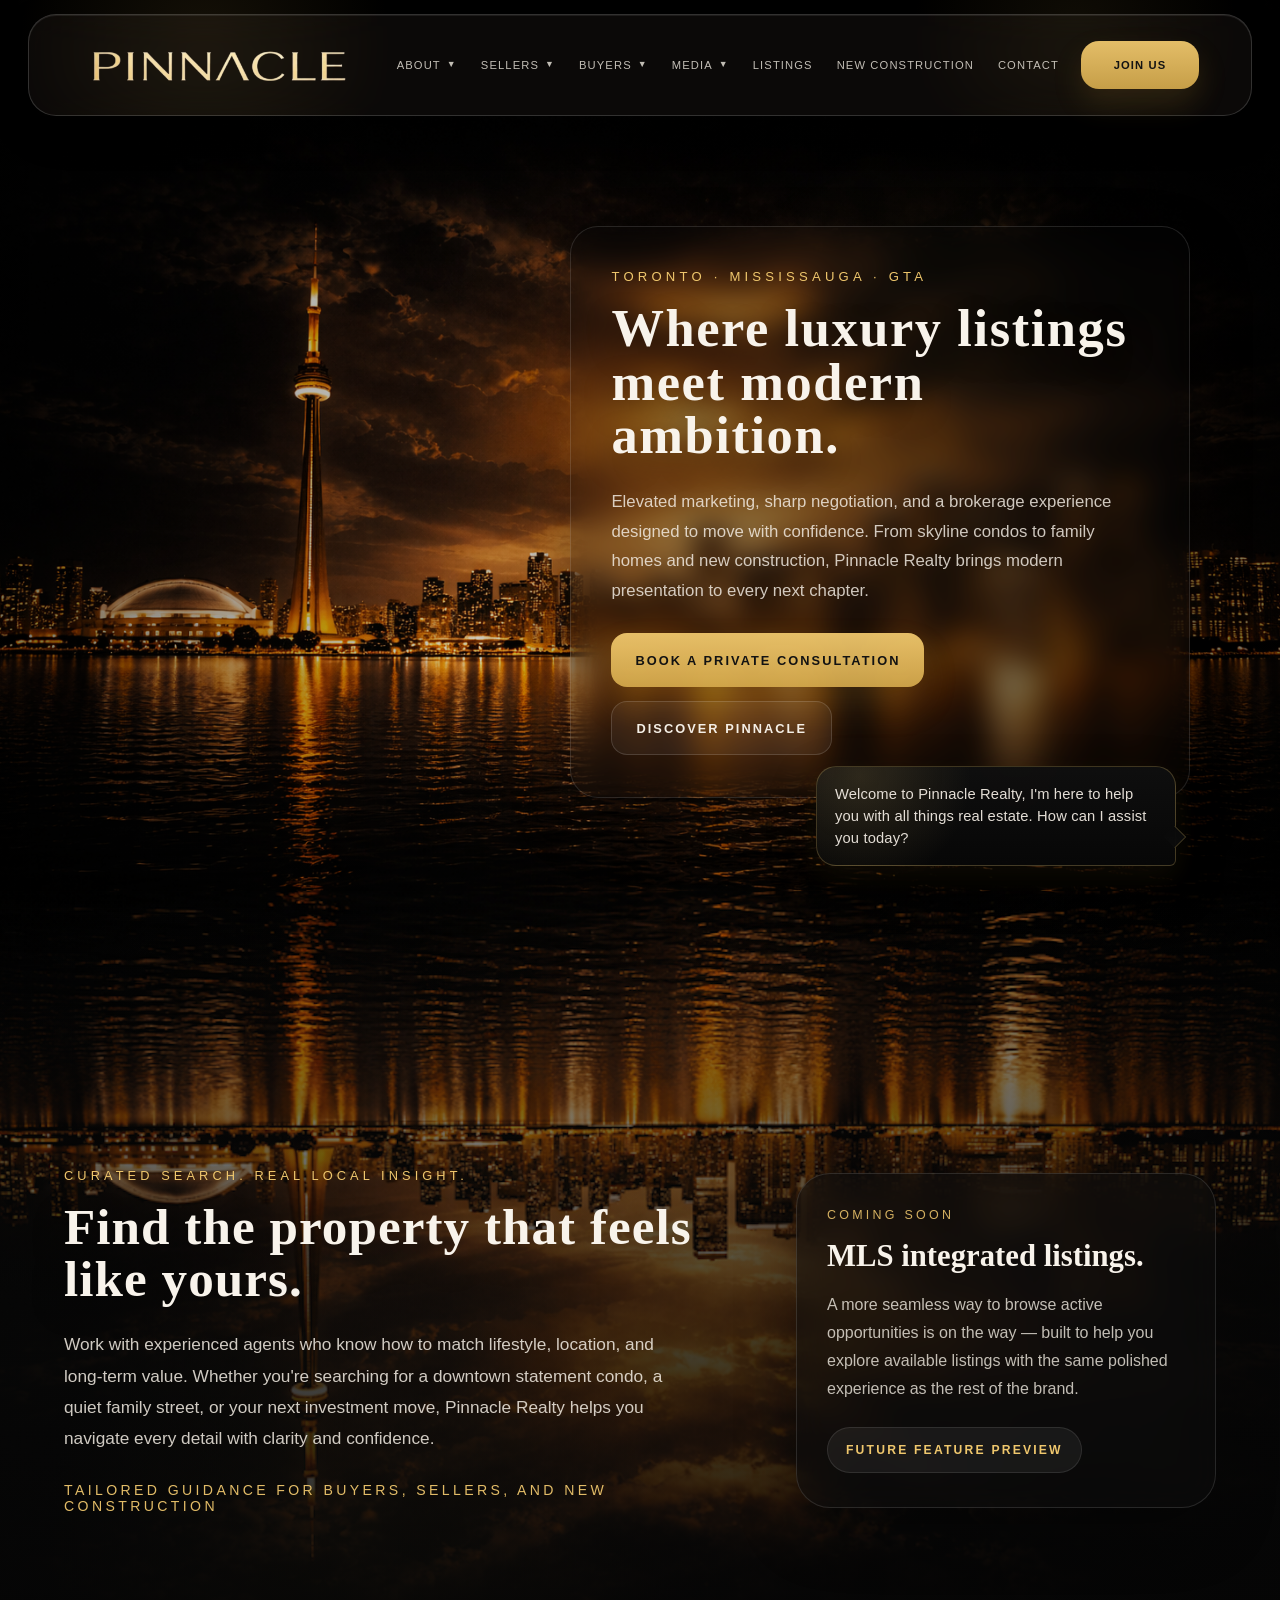
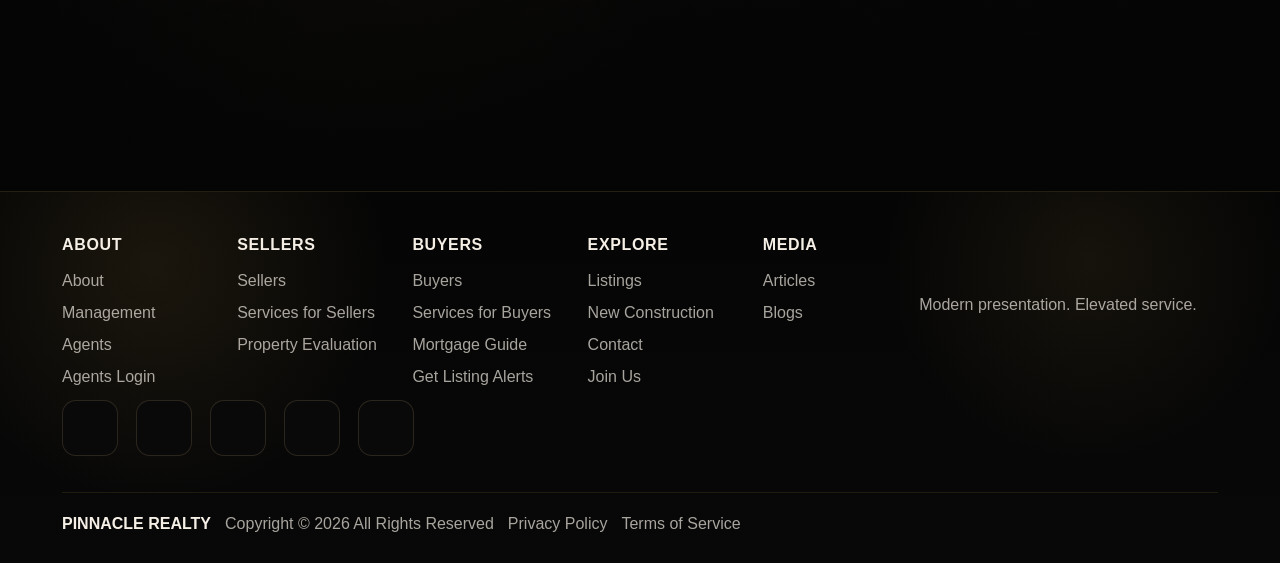
<file: index.html>
<!DOCTYPE html>
<html lang="en">
<head>
  <link rel="icon" href="/pinnacle-favicon.ico" sizes="any">
  <link rel="icon" type="image/png" href="/pinnacle-favicon-32x32.png">
  <link rel="apple-touch-icon" href="/pinnacle-apple-touch-icon.png">
  <meta charset="UTF-8" />
  <meta name="viewport" content="width=device-width, initial-scale=1.0" />
  <title>Pinnacle Realty | Pinnacle Realty</title>
  <link rel="stylesheet" href="styles.css" />
  <link rel="preload" as="image" href="assets/images/loading.png">
  <link rel="preload" as="image" href="assets/images/mobile-loading.png">
  <style>
    body.home-loading-active {
      overflow: hidden;
    }

    .home-loading-screen {
      position: fixed;
      inset: 0;
      z-index: 99999;
      background: #050505;
      display: flex;
      align-items: center;
      justify-content: center;
      opacity: 1;
      visibility: visible;
      pointer-events: auto;
      transition: opacity 0.45s ease, visibility 0.45s ease;
    }

    .home-loading-screen.is-hidden {
      opacity: 0;
      visibility: hidden;
      pointer-events: none;
    }

    .home-loading-screen picture,
    .home-loading-screen img {
      width: 100%;
      height: 100%;
      display: block;
    }

    .home-loading-screen img {
      object-fit: cover;
    }

    .home-loading-fade {
      position: absolute;
      inset: 0;
      background:
        radial-gradient(circle at 50% 18%, rgba(214, 171, 77, 0.12), transparent 28%),
        linear-gradient(180deg, rgba(0, 0, 0, 0.08), rgba(0, 0, 0, 0.28));
      pointer-events: none;
    }
    .hero-section {
      min-height: 100vh;
      background: url('assets/images/hero.webp') center/cover no-repeat;
      position: relative;
      margin-top: -140px;
      padding-top: 140px;
      display: flex;
      align-items: center;
      justify-content: flex-end;
      overflow: hidden;
    }

    .hero-overlay {
      position: absolute;
      inset: 0;
      background:
        linear-gradient(90deg, rgba(0, 0, 0, 0.52) 0%, rgba(0, 0, 0, 0.18) 36%, rgba(0, 0, 0, 0.54) 100%),
        radial-gradient(circle at 72% 45%, rgba(214, 171, 77, 0.12), transparent 24%);
    }

    .hero-content {
      position: relative;
      z-index: 2;
      width: min(100%, 620px);
      margin: 0 7vw 0 auto;
      padding: 42px 40px;
      border-radius: 28px;
      background: rgba(10, 10, 10, 0.24);
      backdrop-filter: blur(14px);
      -webkit-backdrop-filter: blur(14px);
      border: 1px solid rgba(255, 255, 255, 0.12);
      box-shadow: 0 24px 60px rgba(0, 0, 0, 0.28);
      color: #f5efe6;
    }

    .hero-kicker {
      margin: 0 0 18px;
      font-size: 0.82rem;
      letter-spacing: 0.32em;
      text-transform: uppercase;
      color: #efc76d;
      opacity: 0;
      transform: translateY(14px);
      animation: heroFadeUp 0.8s ease 0.15s forwards;
    }

    .hero-title {
      margin: 0;
      font-family: Georgia, 'Times New Roman', serif;
      font-size: clamp(2.15rem, 4.1vw, 4.4rem);
      line-height: 1.02;
      letter-spacing: 0.03em;
      color: #f8f3eb;
      min-height: 2.2em;
      text-shadow: 0 10px 30px rgba(0, 0, 0, 0.35);
    }

    .typed-text {
      border-right: 2px solid rgba(239, 199, 109, 0.9);
      padding-right: 0.08em;
      white-space: pre-wrap;
      animation: heroCaret 0.9s steps(1) infinite;
    }

    .typed-text.done {
      border-right-color: transparent;
      animation: none;
    }

    .hero-subtitle {
      margin: 24px 0 0;
      max-width: 520px;
      font-size: 1.05rem;
      line-height: 1.75;
      color: rgba(245, 239, 230, 0.82);
      opacity: 0;
      transform: translateY(18px);
      animation: heroFadeUp 0.9s ease 1.45s forwards;
    }

    .hero-actions {
      display: flex;
      flex-wrap: wrap;
      gap: 14px;
      margin-top: 28px;
      opacity: 0;
      transform: translateY(18px);
      animation: heroFadeUp 0.9s ease 1.7s forwards;
    }

    .hero-btn {
      display: inline-flex;
      align-items: center;
      justify-content: center;
      min-height: 54px;
      padding: 0 24px;
      border-radius: 16px;
      font-size: 0.8rem;
      font-weight: 700;
      letter-spacing: 0.16em;
      text-transform: uppercase;
      transition: transform 0.25s ease, box-shadow 0.25s ease, background 0.25s ease, color 0.25s ease;
    }

    .hero-btn-primary {
      background: linear-gradient(180deg, rgba(239, 199, 109, 0.95), rgba(214, 171, 77, 0.92));
      color: #121212;
      box-shadow: 0 18px 34px rgba(201, 152, 52, 0.18);
    }

    .hero-btn-primary:hover {
      transform: translateY(-2px);
      box-shadow: 0 22px 38px rgba(201, 152, 52, 0.24);
    }

    .hero-btn-secondary {
      background: rgba(255, 255, 255, 0.05);
      border: 1px solid rgba(255, 255, 255, 0.14);
      color: #f5efe6;
    }

    .hero-btn-secondary:hover {
      transform: translateY(-2px);
      background: rgba(255, 255, 255, 0.08);
    }

    @keyframes heroFadeUp {
      from {
        opacity: 0;
        transform: translateY(18px);
      }
      to {
        opacity: 1;
        transform: translateY(0);
      }
    }

    @keyframes heroCaret {
      0%, 49% {
        border-right-color: rgba(239, 199, 109, 0.9);
      }
      50%, 100% {
        border-right-color: transparent;
      }
    }

    @media (max-width: 980px) {
      .hero-section {
        justify-content: center;
        padding-top: 120px;
      }

      .hero-content {
        margin: 0 auto;
        width: min(100%, calc(100% - 28px));
        padding: 34px 24px;
        text-align: center;
      }

      .hero-subtitle {
        margin-left: auto;
        margin-right: auto;
      }

      .hero-actions {
        justify-content: center;
      }

      .second-content {
        grid-template-columns: 1fr;
        gap: 28px;
        padding: 0 20px;
      }

      .second-copy {
        max-width: 100%;
        text-align: center;
        transform: translateY(42px);
      }

      .second-card {
        justify-self: center;
        width: min(100%, 540px);
        transform: translateY(42px);
      }

      .second-section.in-view .second-copy,
      .second-section.in-view .second-card {
        transform: translateY(0);
      }

      .second-text {
        margin-left: auto;
        margin-right: auto;
      }
    }

    @media (max-width: 640px) {
      .hero-section {
        min-height: calc(100vh - 20px);
        padding-top: 104px;
        align-items: flex-end;
        padding-bottom: 34px;
      }

      .hero-content {
        width: min(100%, calc(100% - 20px));
        padding: 26px 18px;
        border-radius: 22px;
      }

      .hero-kicker {
        font-size: 0.72rem;
        letter-spacing: 0.24em;
      }

      .hero-subtitle {
        font-size: 0.96rem;
        line-height: 1.65;
      }

      .hero-actions {
        flex-direction: column;
      }

      .hero-btn {
        width: 100%;
      }

      .second-section {
        min-height: auto;
        padding: 88px 0;
      }

      .second-content {
        display: flex !important;
        flex-direction: column !important;
        align-items: center !important;
        justify-content: center !important;
        grid-template-columns: 1fr !important;
        padding: 0 14px;
        gap: 22px;
      }

      .second-kicker {
        font-size: 0.72rem;
        letter-spacing: 0.22em;
      }

      .second-copy {
        max-width: 100%;
        text-align: center;
        transform: translateY(42px);
        width: 100%;
        order: 1;
        flex: 0 0 auto;
      }

      .second-text {
        font-size: 0.98rem;
        line-height: 1.7;
      }

      .second-card {
        padding: 26px 20px;
        border-radius: 24px;
        width: 100% !important;
        max-width: 420px;
        margin: 0 auto;
        order: 2;
        flex: 0 0 auto;
        justify-self: center !important;
      }
      .second-section.in-view .second-copy,
      .second-section.in-view .second-card {
        transform: translateY(0) !important;
      }

      .second-card-title {
        font-size: 1.75rem;
      }

      .second-card-text {
        font-size: 0.96rem;
      }
    }
    .second-section {
      min-height: 100vh;
      background: url('assets/images/hero2.webp') center/cover no-repeat;
      position: relative;
      display: flex;
      align-items: center;
      overflow: hidden;
      margin-top: -1px;
    }

    .second-overlay {
      position: absolute;
      inset: 0;
      background:
        linear-gradient(
          180deg,
          rgba(5, 5, 5, 0) 0%,
          rgba(5, 5, 5, 0.16) 6%,
          rgba(8, 8, 8, 0.46) 24%,
          rgba(8, 8, 8, 0.72) 52%,
          rgba(5, 5, 5, 0.90) 100%
        ),
        radial-gradient(circle at 28% 72%, rgba(214, 171, 77, 0.10), transparent 28%),
        linear-gradient(90deg, rgba(0, 0, 0, 0.24) 0%, rgba(0, 0, 0, 0.10) 42%, rgba(0, 0, 0, 0.34) 100%);
      pointer-events: none;
    }

    .second-content {
      position: relative;
      z-index: 2;
      width: min(100%, 1320px);
      margin: 0 auto;
      padding: 0 5vw;
      display: grid;
      grid-template-columns: minmax(0, 1.1fr) minmax(320px, 440px);
      gap: 48px;
      align-items: center;
    }

    .second-copy,
    .second-card {
      opacity: 0;
      transition: opacity 0.85s ease, transform 0.85s ease;
      will-change: transform, opacity;
    }

    .second-copy {
      transform: translateX(-72px);
      max-width: 700px;
    }

    .second-card {
      transform: translateX(72px);
      justify-self: end;
      width: min(100%, 420px);
      padding: 34px 30px;
      border-radius: 34px;
      background: rgba(14, 14, 14, 0.54);
      backdrop-filter: blur(16px);
      -webkit-backdrop-filter: blur(16px);
      border: 1px solid rgba(255, 255, 255, 0.12);
      box-shadow: 0 24px 60px rgba(0, 0, 0, 0.28);
    }

    .second-section.in-view .second-copy,
    .second-section.in-view .second-card {
      opacity: 1;
      transform: translateX(0);
    }

    .second-kicker {
      margin: 0 0 18px;
      font-size: 0.8rem;
      letter-spacing: 0.32em;
      text-transform: uppercase;
      color: #efc76d;
    }

    .second-title {
      margin: 0;
      font-family: Georgia, 'Times New Roman', serif;
      font-size: clamp(2.5rem, 4vw, 4.9rem);
      line-height: 1.02;
      letter-spacing: 0.02em;
      color: #f8f3eb;
      text-shadow: 0 10px 34px rgba(0, 0, 0, 0.34);
    }

    .second-text {
      margin: 24px 0 0;
      max-width: 620px;
      font-size: 1.08rem;
      line-height: 1.8;
      color: rgba(245, 239, 230, 0.84);
    }

    .second-highlight {
      display: inline-block;
      margin-top: 28px;
      font-size: 0.88rem;
      letter-spacing: 0.24em;
      text-transform: uppercase;
      color: rgba(239, 199, 109, 0.94);
    }

    .second-card-label {
      margin: 0;
      font-size: 0.78rem;
      letter-spacing: 0.26em;
      text-transform: uppercase;
      color: rgba(239, 199, 109, 0.88);
    }

    .second-card-title {
      margin: 18px 0 0;
      font-family: Georgia, 'Times New Roman', serif;
      font-size: clamp(1.8rem, 2.4vw, 2.8rem);
      line-height: 1.08;
      color: #f8f3eb;
    }

    .second-card-text {
      margin: 18px 0 0;
      font-size: 1rem;
      line-height: 1.75;
      color: rgba(245, 239, 230, 0.78);
    }

    .second-card-badge {
      display: inline-flex;
      align-items: center;
      justify-content: center;
      min-height: 46px;
      margin-top: 24px;
      padding: 0 18px;
      border-radius: 999px;
      background: rgba(255, 255, 255, 0.06);
      border: 1px solid rgba(255, 255, 255, 0.10);
      color: #efc76d;
      font-size: 0.76rem;
      font-weight: 700;
      letter-spacing: 0.18em;
      text-transform: uppercase;
    }
  </style>
</head>
<body data-page="home" data-title="Pinnacle Realty">
  <script>
    document.body.classList.add('home-loading-active');
  </script>

  <div class="home-loading-screen" id="homeLoadingScreen" aria-hidden="true">
    <picture>
      <source media="(max-width: 768px)" srcset="assets/images/mobile-loading.png">
      <img src="assets/images/loading.png" alt="">
    </picture>
    <div class="home-loading-fade"></div>
  </div>
  <div id="site-header"></div>

  <main class="blank-main" aria-label="Pinnacle Realty page">
    <section class="hero-section">
      <div class="hero-overlay"></div>
      <div class="hero-content">
        <p class="hero-kicker">Toronto · Mississauga · GTA</p>
        <h1 class="hero-title"><span class="typed-text" id="typedHeroText"></span></h1>
        <p class="hero-subtitle">Elevated marketing, sharp negotiation, and a brokerage experience designed to move with confidence. From skyline condos to family homes and new construction, Pinnacle Realty brings modern presentation to every next chapter.</p>
        <div class="hero-actions">
          <a href="contact.html" class="hero-btn hero-btn-primary">Book a Private Consultation</a>
          <a href="about.html" class="hero-btn hero-btn-secondary">Discover Pinnacle</a>
        </div>
      </div>
    </section>
    <section class="second-section" id="discover">
      <div class="second-overlay"></div>
      <div class="second-content">
        <div class="second-copy">
          <p class="second-kicker">Curated search. Real local insight.</p>
          <h2 class="second-title">Find the property that feels like yours.</h2>
          <p class="second-text">Work with experienced agents who know how to match lifestyle, location, and long-term value. Whether you're searching for a downtown statement condo, a quiet family street, or your next investment move, Pinnacle Realty helps you navigate every detail with clarity and confidence.</p>
          <span class="second-highlight">Tailored guidance for buyers, sellers, and new construction</span>
        </div>

        <aside class="second-card" aria-label="Upcoming listings feature">
          <p class="second-card-label">Coming Soon</p>
          <h3 class="second-card-title">MLS integrated listings.</h3>
          <p class="second-card-text">A more seamless way to browse active opportunities is on the way — built to help you explore available listings with the same polished experience as the rest of the brand.</p>
          <span class="second-card-badge">Future feature preview</span>
        </aside>
      </div>
    </section>
  </main>

  <div id="site-footer"></div>
  <script src="script.js"></script>
  <script>
    window.addEventListener('load', () => {
      const loadingScreen = document.getElementById('homeLoadingScreen');

      window.setTimeout(() => {
        loadingScreen?.classList.add('is-hidden');
        document.body.classList.remove('home-loading-active');

        window.setTimeout(() => {
          loadingScreen?.remove();
        }, 500);
      }, 350);
    });
  </script>
  <script>
    (function () {
      const typedTarget = document.getElementById('typedHeroText');
      if (typedTarget) {
        const message = 'Where luxury listings meet modern ambition.';
        let index = 0;

        const typeNext = () => {
          typedTarget.textContent = message.slice(0, index);
          index += 1;

          if (index <= message.length) {
            const nextDelay = message.charAt(index - 1) === ' ' ? 40 : 32;
            window.setTimeout(typeNext, nextDelay);
          } else {
            typedTarget.classList.add('done');
          }
        };

        window.setTimeout(typeNext, 450);
      }

      const secondSection = document.querySelector('.second-section');
      if (!secondSection) return;

      const observer = new IntersectionObserver((entries) => {
        entries.forEach((entry) => {
          if (entry.isIntersecting) {
            secondSection.classList.add('in-view');
            observer.unobserve(secondSection);
          }
        });
      }, {
        threshold: 0.22
      });

      observer.observe(secondSection);
    })();
  </script>
</body>
</html>
</file>
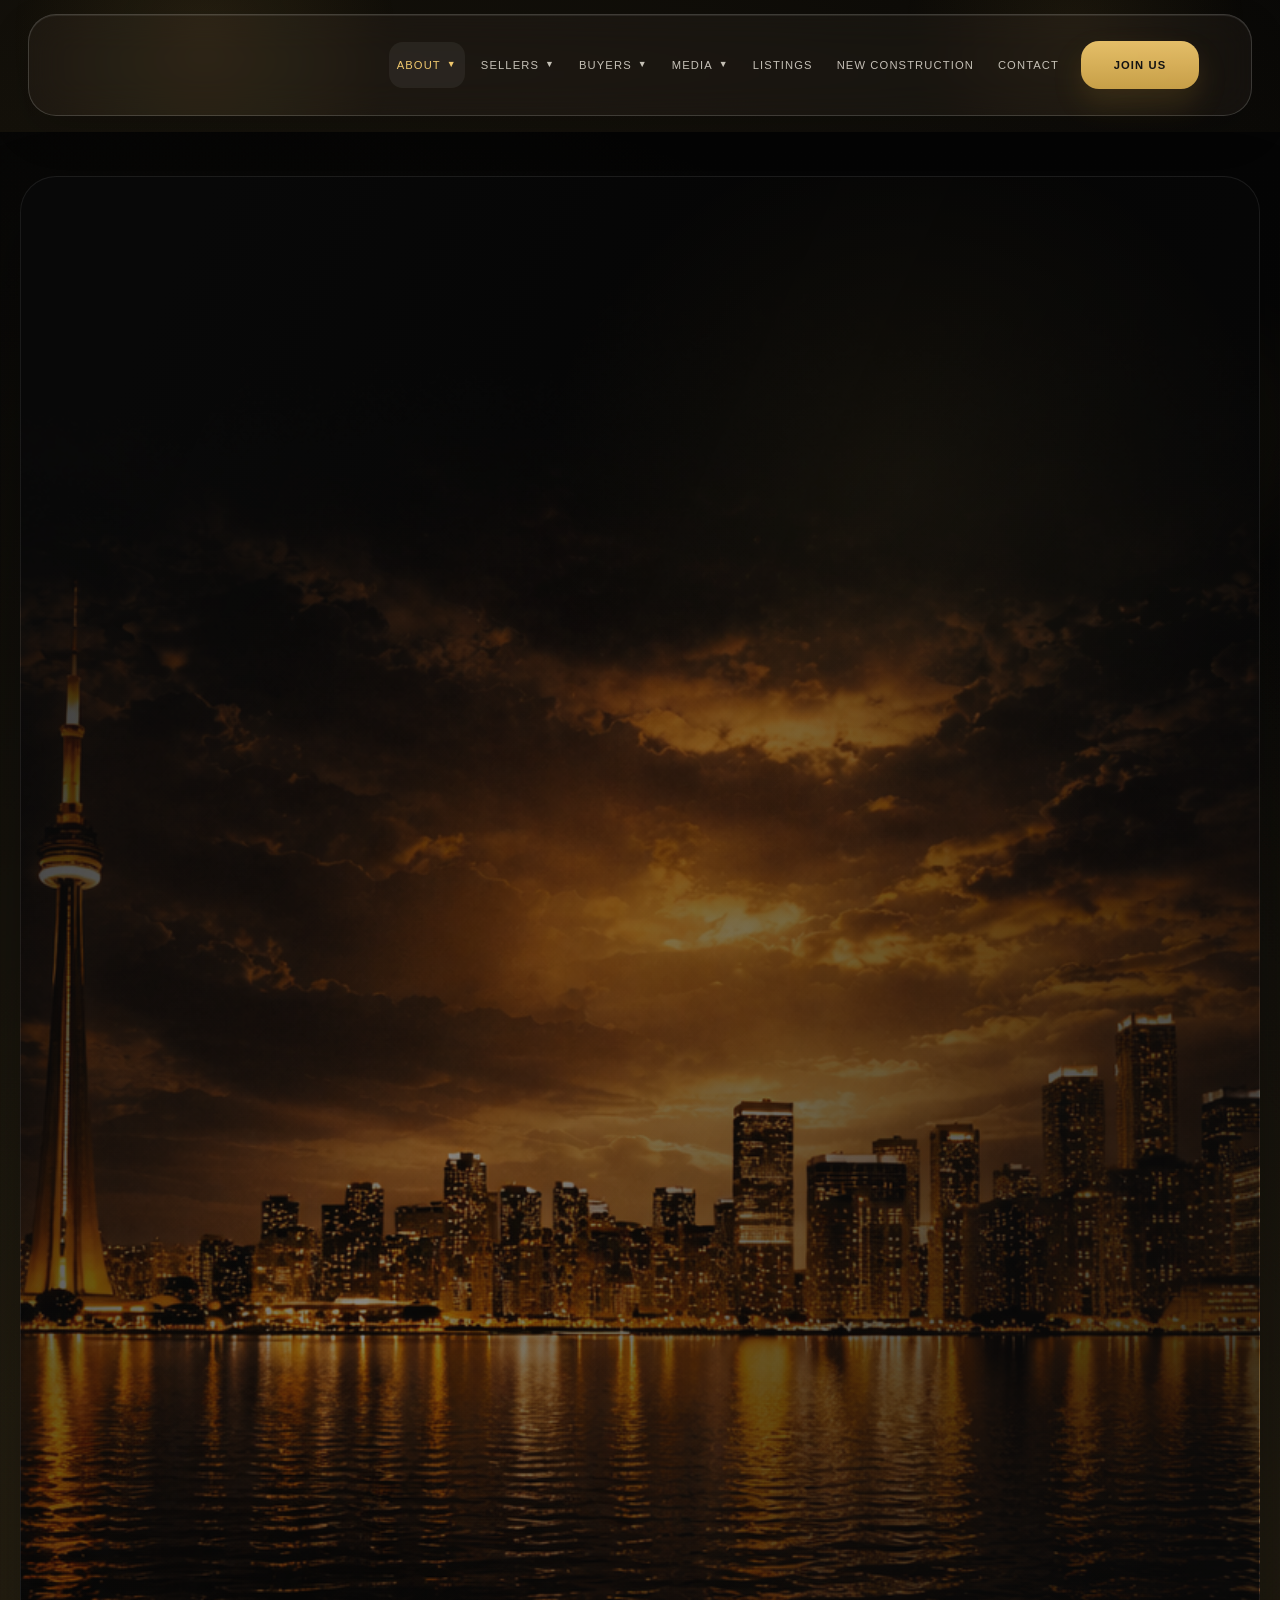
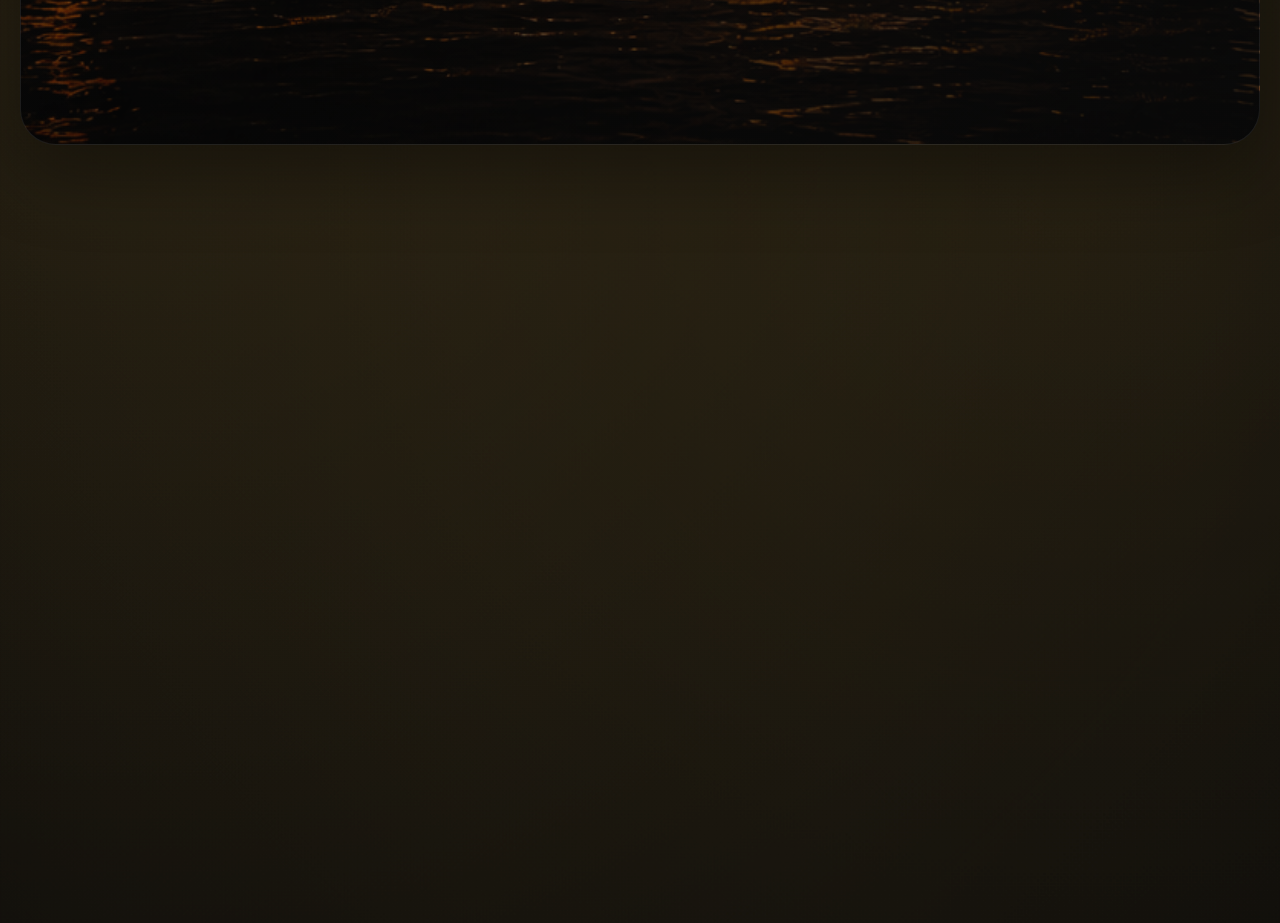
<file: about.html>
<!DOCTYPE html>
<html lang="en">
<head>
  <link rel="icon" href="/pinnacle-favicon.ico" sizes="any">
  <link rel="icon" type="image/png" href="/pinnacle-favicon-32x32.png">
  <link rel="apple-touch-icon" href="/pinnacle-apple-touch-icon.png">
  <meta charset="UTF-8" />
  <meta name="viewport" content="width=device-width, initial-scale=1.0" />
  <title>About | Pinnacle Realty</title>
</head>
  <link rel="stylesheet" href="styles.css" />
  <style>
    html {
      scroll-behavior: smooth;
    }
    .about-page {
      position: relative;
      overflow: hidden;
      background:
        radial-gradient(circle at 12% 16%, rgba(214, 171, 77, 0.14), transparent 20%),
        radial-gradient(circle at 84% 18%, rgba(214, 171, 77, 0.10), transparent 18%),
        linear-gradient(180deg, #050505 0%, #0b0b0b 52%, #050505 100%);
    }

    .about-page::before,
    .about-page::after {
      content: "";
      position: absolute;
      inset: auto;
      border-radius: 999px;
      pointer-events: none;
      filter: blur(16px);
      opacity: 0.45;
      animation: aboutFloat 22s ease-in-out infinite;
    }

    .about-page::before {
      top: 140px;
      right: -80px;
      width: 320px;
      height: 320px;
      background: radial-gradient(circle, rgba(214,171,77,0.16), transparent 68%);
    }

    .about-page::after {
      bottom: 120px;
      left: -120px;
      width: 360px;
      height: 360px;
      background: radial-gradient(circle, rgba(214,171,77,0.10), transparent 70%);
      animation-delay: -5s;
    }

    .about-shell {
      position: relative;
      z-index: 1;
      width: min(1280px, calc(100% - 40px));
      margin: 0 auto;
      padding: 44px 0 88px;
    }

    .about-hero {
      position: relative;
      min-height: 82vh;
      border-radius: 36px;
      overflow: hidden;
      display: grid;
      grid-template-columns: minmax(0, 1.1fr) minmax(320px, 0.9fr);
      align-items: stretch;
      background:
        linear-gradient(115deg, rgba(10,10,10,0.80) 10%, rgba(10,10,10,0.48) 44%, rgba(10,10,10,0.84) 100%),
        radial-gradient(circle at 72% 20%, rgba(214,171,77,0.14), transparent 24%),
        url('assets/images/hero.jpg') center/cover no-repeat;
      box-shadow: 0 30px 70px rgba(0,0,0,0.38);
      border: 1px solid rgba(255,255,255,0.08);
      isolation: isolate;
    }

    .about-hero::before {
      content: "";
      position: absolute;
      inset: 0;
      background:
        linear-gradient(180deg, rgba(255,255,255,0.03), transparent 22%),
        linear-gradient(90deg, transparent 0%, rgba(214,171,77,0.08) 100%);
      pointer-events: none;
    }

    .about-copy,
    .about-highlight-panel,
    .story-card,
    .pillar-card,
    .cta-banner {
      opacity: 0;
      transform: translateY(34px);
      transition: opacity 1.45s ease, transform 1.45s ease;
      will-change: transform, opacity;
    }

    .reveal-visible {
      opacity: 1;
      transform: translateY(0);
    }

    .about-copy {
      position: relative;
      z-index: 1;
      padding: 92px 64px 58px;
      display: flex;
      flex-direction: column;
      justify-content: center;
    }

    .about-kicker {
      margin: 0 0 18px;
      font-size: 0.8rem;
      letter-spacing: 0.34em;
      text-transform: uppercase;
      color: #efc76d;
    }

    .about-title {
      margin: 0;
      font-family: Georgia, 'Times New Roman', serif;
      font-size: clamp(3rem, 5vw, 5.6rem);
      line-height: 0.98;
      letter-spacing: 0.02em;
      color: #f8f3eb;
      max-width: 740px;
      text-shadow: 0 10px 34px rgba(0,0,0,0.32);
    }

    .about-title .accent {
      color: #efc76d;
    }

    .about-description {
      margin: 26px 0 0;
      max-width: 640px;
      font-size: 1.05rem;
      line-height: 1.85;
      color: rgba(245,239,230,0.82);
    }

    .about-actions {
      display: flex;
      flex-wrap: wrap;
      gap: 14px;
      margin-top: 30px;
    }

    .about-btn {
      display: inline-flex;
      align-items: center;
      justify-content: center;
      min-height: 54px;
      padding: 0 24px;
      border-radius: 16px;
      font-size: 0.78rem;
      letter-spacing: 0.16em;
      text-transform: uppercase;
      font-weight: 700;
      transition: transform 0.22s ease, background 0.22s ease, box-shadow 0.22s ease, color 0.22s ease;
    }

    .about-btn-primary {
      background: linear-gradient(180deg, rgba(239,199,109,0.95), rgba(214,171,77,0.92));
      color: #131313;
      box-shadow: 0 18px 34px rgba(201,152,52,0.18);
    }

    .about-btn-primary:hover {
      transform: translateY(-2px);
      box-shadow: 0 22px 38px rgba(201,152,52,0.24);
    }

    .about-btn-secondary {
      background: rgba(255,255,255,0.05);
      border: 1px solid rgba(255,255,255,0.12);
      color: #f5efe6;
    }

    .about-btn-secondary:hover {
      transform: translateY(-2px);
      background: rgba(255,255,255,0.08);
    }

    .about-highlight-panel {
      position: relative;
      z-index: 1;
      margin: 34px;
      align-self: center;
      padding: 30px;
      border-radius: 30px;
      background: rgba(12,12,12,0.56);
      backdrop-filter: blur(16px);
      -webkit-backdrop-filter: blur(16px);
      border: 1px solid rgba(255,255,255,0.10);
      box-shadow: 0 24px 60px rgba(0,0,0,0.28);
    }

    .highlight-label {
      margin: 0;
      font-size: 0.78rem;
      letter-spacing: 0.24em;
      text-transform: uppercase;
      color: rgba(239,199,109,0.92);
    }

    .highlight-value {
      margin: 16px 0 0;
      font-family: Georgia, 'Times New Roman', serif;
      font-size: clamp(2rem, 3vw, 3rem);
      line-height: 1.02;
      color: #f8f3eb;
    }

    .highlight-text {
      margin: 16px 0 0;
      color: rgba(245,239,230,0.78);
      line-height: 1.8;
      font-size: 0.98rem;
    }

    .highlight-list {
      margin: 22px 0 0;
      padding: 0;
      list-style: none;
      display: grid;
      gap: 12px;
    }

    .highlight-list li {
      display: flex;
      align-items: center;
      gap: 10px;
      color: rgba(245,239,230,0.86);
      font-size: 0.94rem;
    }

    .highlight-list li::before {
      content: "";
      width: 8px;
      height: 8px;
      border-radius: 999px;
      background: linear-gradient(180deg, rgba(239,199,109,0.95), rgba(214,171,77,0.92));
      box-shadow: 0 0 10px rgba(214,171,77,0.34);
      flex: 0 0 auto;
    }

    .about-grid {
      margin-top: 34px;
      display: grid;
      grid-template-columns: minmax(0, 1.05fr) minmax(0, 0.95fr);
      gap: 24px;
    }

    .story-card,
    .pillar-card,
    .cta-banner {
      position: relative;
      border-radius: 28px;
      background:
        linear-gradient(180deg, rgba(10,10,10,0.88), rgba(8,8,8,0.94));
      border: 1px solid rgba(255,255,255,0.08);
      box-shadow: 0 24px 50px rgba(0,0,0,0.28);
      overflow: hidden;
    }

    .story-card {
      padding: 34px 32px;
    }

    .story-card::before,
    .pillar-card::before,
    .cta-banner::before {
      content: "";
      position: absolute;
      inset: 0;
      background: radial-gradient(circle at 100% 0%, rgba(214,171,77,0.08), transparent 24%);
      pointer-events: none;
    }

    .section-label {
      margin: 0 0 14px;
      font-size: 0.76rem;
      letter-spacing: 0.28em;
      text-transform: uppercase;
      color: rgba(239,199,109,0.92);
    }

    .story-card h2,
    .pillar-card h3,
    .cta-banner h2 {
      position: relative;
      margin: 0;
      font-family: Georgia, 'Times New Roman', serif;
      line-height: 1.08;
      color: #f8f3eb;
    }

    .story-card h2 {
      font-size: clamp(2rem, 3vw, 3rem);
      max-width: 620px;
    }

    .story-card p,
    .pillar-card p,
    .cta-banner p {
      position: relative;
      margin: 16px 0 0;
      color: rgba(245,239,230,0.78);
      line-height: 1.78;
      font-size: 1rem;
    }

    .story-metrics {
      position: relative;
      margin-top: 28px;
      display: grid;
      grid-template-columns: repeat(3, minmax(0, 1fr));
      gap: 14px;
    }

    .story-metric {
      padding: 18px 16px;
      border-radius: 18px;
      background: rgba(255,255,255,0.03);
      border: 1px solid rgba(255,255,255,0.06);
    }

    .story-metric strong {
      display: block;
      font-size: 1.55rem;
      color: #efc76d;
      font-weight: 600;
      letter-spacing: 0.02em;
    }

    .story-metric span {
      display: block;
      margin-top: 8px;
      color: rgba(245,239,230,0.74);
      font-size: 0.9rem;
      line-height: 1.5;
    }

    .pillars-grid {
      display: grid;
      gap: 24px;
    }

    .pillar-card {
      padding: 28px 26px;
    }

    .pillar-index {
      display: inline-flex;
      align-items: center;
      justify-content: center;
      width: 40px;
      height: 40px;
      border-radius: 999px;
      background: rgba(239,199,109,0.14);
      border: 1px solid rgba(239,199,109,0.22);
      color: #efc76d;
      font-size: 0.78rem;
      font-weight: 700;
      letter-spacing: 0.16em;
      text-transform: uppercase;
      margin-bottom: 16px;
    }

    .cta-banner {
      margin-top: 24px;
      padding: 34px 32px;
      display: grid;
      grid-template-columns: minmax(0, 1fr) auto;
      align-items: center;
      gap: 20px;
    }

    .cta-banner h2 {
      font-size: clamp(1.9rem, 3vw, 2.8rem);
      max-width: 600px;
    }

    .cta-links {
      display: flex;
      flex-wrap: wrap;
      gap: 12px;
      justify-content: flex-end;
    }

    @keyframes aboutFloat {
      0%, 100% { transform: translate3d(0, 0, 0); }
      50% { transform: translate3d(0, -18px, 0); }
    }

    @media (max-width: 1100px) {
      .about-hero,
      .about-grid,
      .cta-banner {
        grid-template-columns: 1fr;
      }

      .about-highlight-panel,
      .cta-links {
        justify-self: start;
      }

      .about-copy {
        padding: 84px 36px 34px;
      }

      .about-highlight-panel {
        margin: 0 36px 36px;
      }
    }

    @media (max-width: 820px) {
      .about-shell {
        width: min(100%, calc(100% - 20px));
        padding: 22px 0 60px;
      }

      .about-hero {
        min-height: auto;
        border-radius: 28px;
      }

      .about-copy {
        padding: 70px 22px 26px;
      }

      .about-title {
        font-size: clamp(2.3rem, 9vw, 3.6rem);
      }

      .about-description {
        font-size: 0.96rem;
        line-height: 1.72;
      }

      .about-actions,
      .cta-links {
        flex-direction: column;
        align-items: center;
        justify-content: center;
        width: 100%;
      }

      .about-btn,
      .cta-links .about-btn {
        width: min(100%, 420px);
        margin-left: auto;
        margin-right: auto;
      }

      .cta-banner > div:last-child {
        width: 100%;
        display: flex;
        justify-content: center;
      }

      .about-highlight-panel {
        margin: 0 22px 22px;
        padding: 24px 20px;
        border-radius: 24px;
      }

      .story-card,
      .pillar-card,
      .cta-banner {
        padding: 24px 20px;
        border-radius: 24px;
      }

      .story-metrics {
        grid-template-columns: 1fr;
      }
    }
  </style>
</head>
<body data-page="about" data-title="About">
  <div id="site-header"></div>

  <main class="about-page" aria-label="About page">
    <div class="about-shell">
      <section class="about-hero">
        <div class="about-copy reveal-on-scroll">
          <p class="about-kicker">About Pinnacle Realty</p>
          <h1 class="about-title">A sharper standard for <span class="accent">presentation</span>, strategy, and service.</h1>
          <p class="about-description">Pinnacle Realty is built around modern marketing, strong client relationships, and a clear belief that real estate should feel elevated from the very first conversation. We focus on polished brand presence, thoughtful guidance, and a personalized experience that helps clients move forward with confidence.</p>
          <div class="about-actions">
            <a href="contact.html" class="about-btn about-btn-primary">Book a Consultation</a>
            <a href="agents.html" class="about-btn about-btn-secondary">Meet Our Agents</a>
            <a href="management.html" class="about-btn about-btn-secondary">Meet The Management Team</a>
          </div>
        </div>

        <aside class="about-highlight-panel reveal-on-scroll" aria-label="Pinnacle highlights">
          <p class="highlight-label">What defines us</p>
          <h2 class="highlight-value">Modern presentation with real market direction.</h2>
          <p class="highlight-text">From first-time buyers to sellers preparing for a major transition, our approach combines brand-level polish with practical advice that keeps every next step clear and intentional.</p>
          <ul class="highlight-list">
            <li>Luxury-inspired marketing and visual presence</li>
            <li>Client-first guidance across buying, selling, and new construction</li>
            <li>Growing platform for listings, media, and brokerage innovation</li>
          </ul>
        </aside>
      </section>

      <section class="about-grid">
        <article class="story-card reveal-on-scroll">
          <p class="section-label">Our story</p>
          <h2>Built to feel current, refined, and ready for the next era of real estate.</h2>
          <p>Pinnacle Realty is designed for clients who want more than a transaction. We believe a brokerage should deliver clarity, trust, and presentation that reflects the level of the properties and people it represents. Every touchpoint — from the website to agent branding to client communication — is built to feel cohesive, premium, and forward-looking.</p>
          <p>As the brokerage grows, so does its ecosystem: agent profiles, featured developments, listings integration, media presence, and digital tools that make the experience more connected for both clients and realtors.</p>
          <div class="story-metrics">
            <div class="story-metric">
              <strong>Client-first</strong>
              <span>Every move starts with listening, planning, and tailoring the experience.</span>
            </div>
            <div class="story-metric">
              <strong>Brand-led</strong>
              <span>Presentation matters, and strong visuals create stronger trust.</span>
            </div>
            <div class="story-metric">
              <strong>Growth-ready</strong>
              <span>Built to expand into listings, media, and a larger brokerage platform.</span>
            </div>
          </div>
        </article>

        <div class="pillars-grid">
          <article class="pillar-card reveal-on-scroll">
            <span class="pillar-index">01</span>
            <h3>Elevated service</h3>
            <p>We aim to make each interaction feel thoughtful, polished, and direct — the kind of service clients remember long after the keys exchange hands.</p>
          </article>

          <article class="pillar-card reveal-on-scroll">
            <span class="pillar-index">02</span>
            <h3>Clear communication</h3>
            <p>Real estate decisions carry weight. We keep the process focused, informative, and understandable so clients always know what comes next.</p>
          </article>

          <article class="pillar-card reveal-on-scroll">
            <span class="pillar-index">03</span>
            <h3>Forward vision</h3>
            <p>From upcoming listings features to media and agent growth, Pinnacle Realty is being shaped as a modern platform, not just a static brokerage site.</p>
          </article>
        </div>
      </section>

      <section class="cta-banner reveal-on-scroll">
        <div>
          <p class="section-label">Move through the site</p>
          <h2>Keep exploring the brokerage, the team, and what’s coming next.</h2>
          <p>Browse the agents page, discover new construction opportunities, or connect directly to start your next real estate conversation.</p>
        </div>
        <div class="cta-links">
          <a href="buyers.html" class="about-btn about-btn-secondary">For Buyers</a>
          <a href="sellers.html" class="about-btn about-btn-secondary">For Sellers</a>
          <a href="contact.html" class="about-btn about-btn-primary">Contact Pinnacle</a>
        </div>
      </section>
    </div>
  </main>

  <div id="site-footer"></div>
  <script src="script.js"></script>
  <script>
    (() => {
      const revealItems = document.querySelectorAll('.reveal-on-scroll');
      if (!revealItems.length) return;

      const observer = new IntersectionObserver((entries) => {
        entries.forEach((entry) => {
          if (entry.isIntersecting) {
            entry.target.classList.add('reveal-visible');
            observer.unobserve(entry.target);
          }
        });
      }, {
        threshold: 0.18,
        rootMargin: '0px 0px -6% 0px'
      });

      revealItems.forEach((item, index) => {
        item.style.transitionDelay = `${index * 180}ms`;
        observer.observe(item);
      });
    })();
  </script>
</body>
</html>
</file>
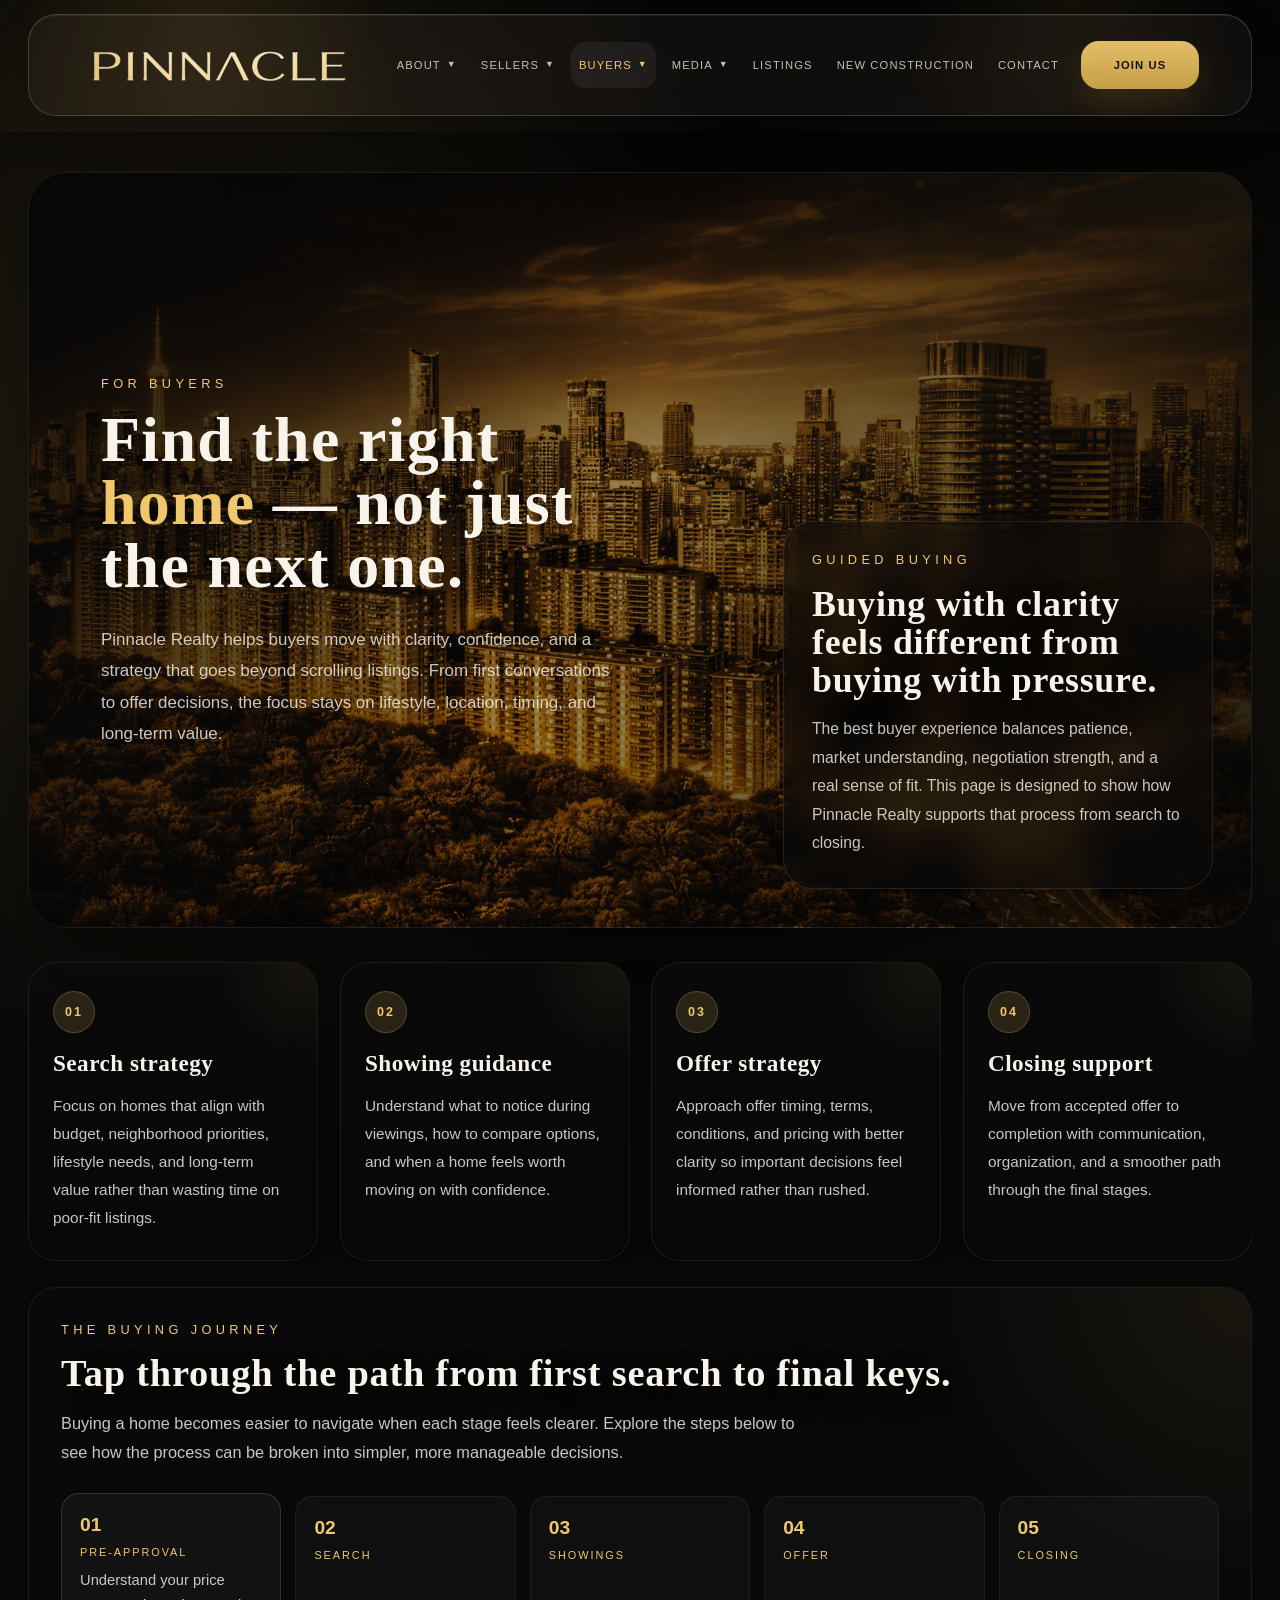
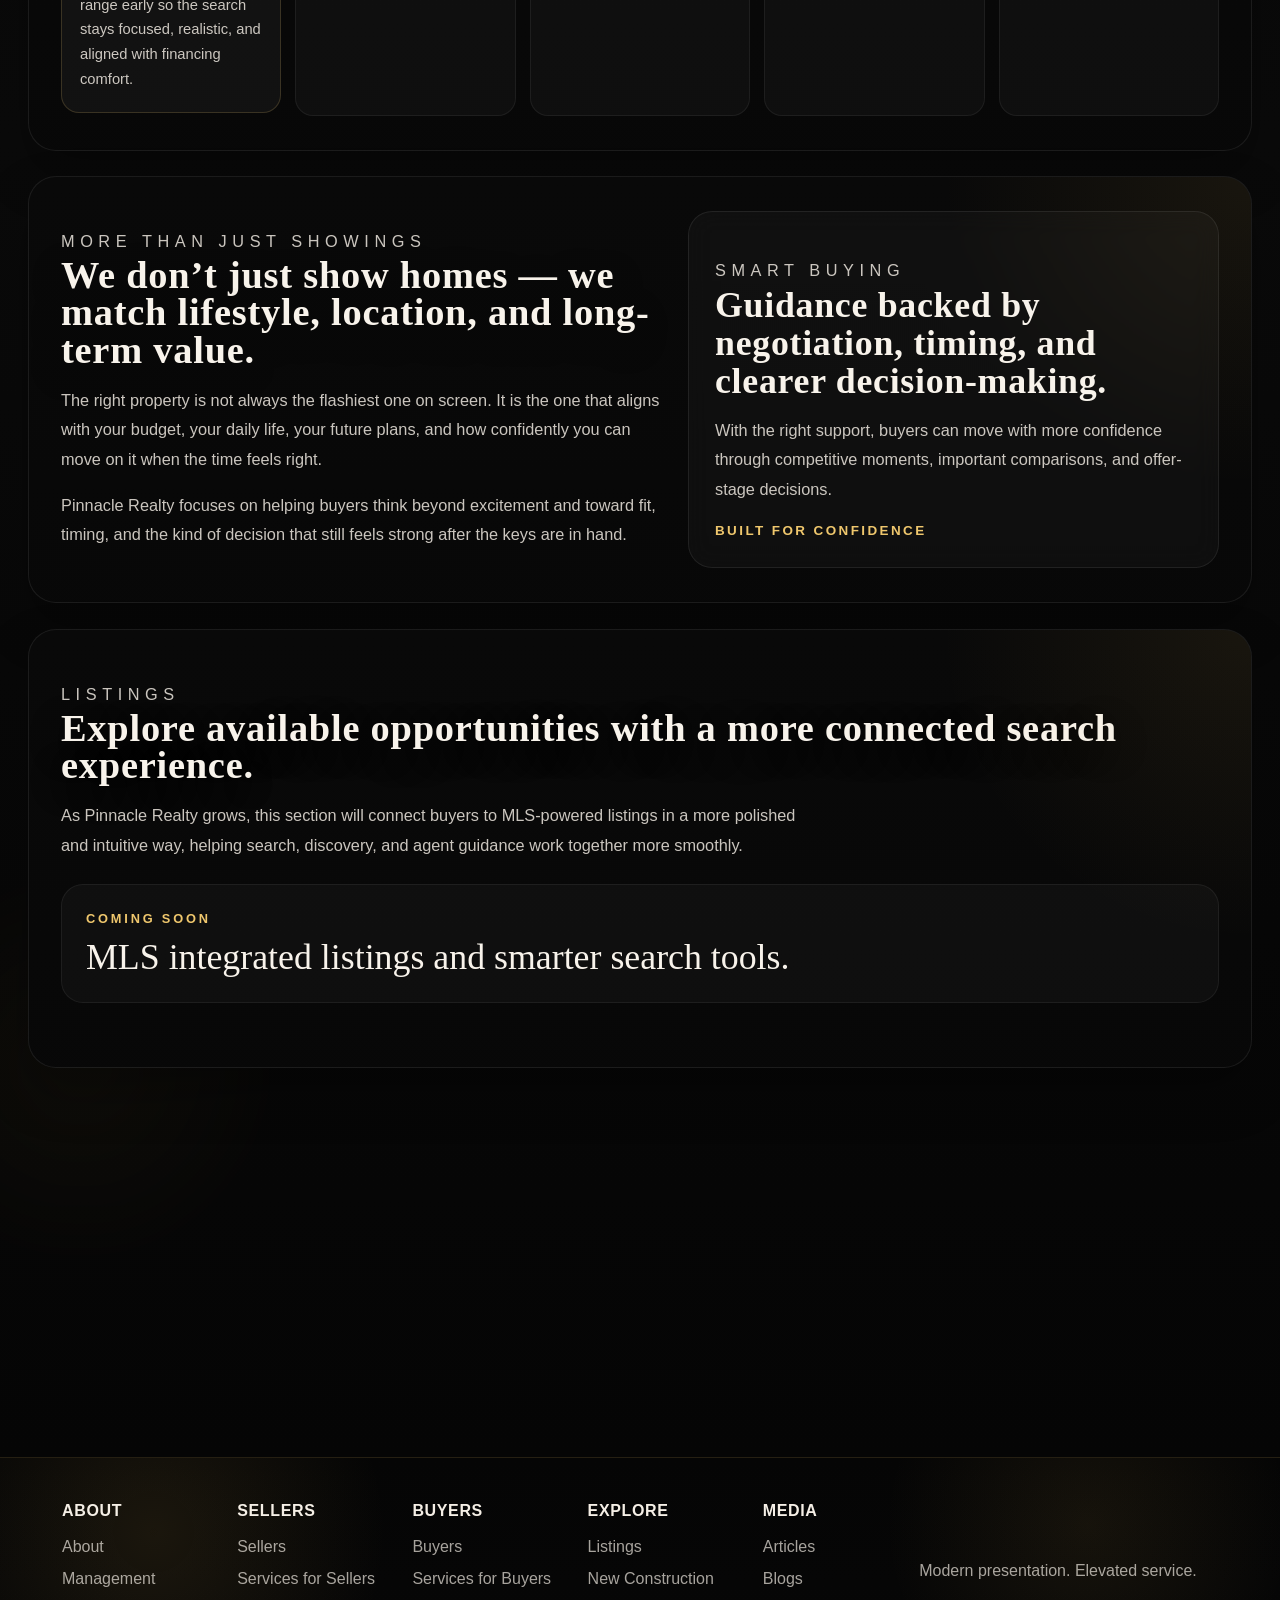
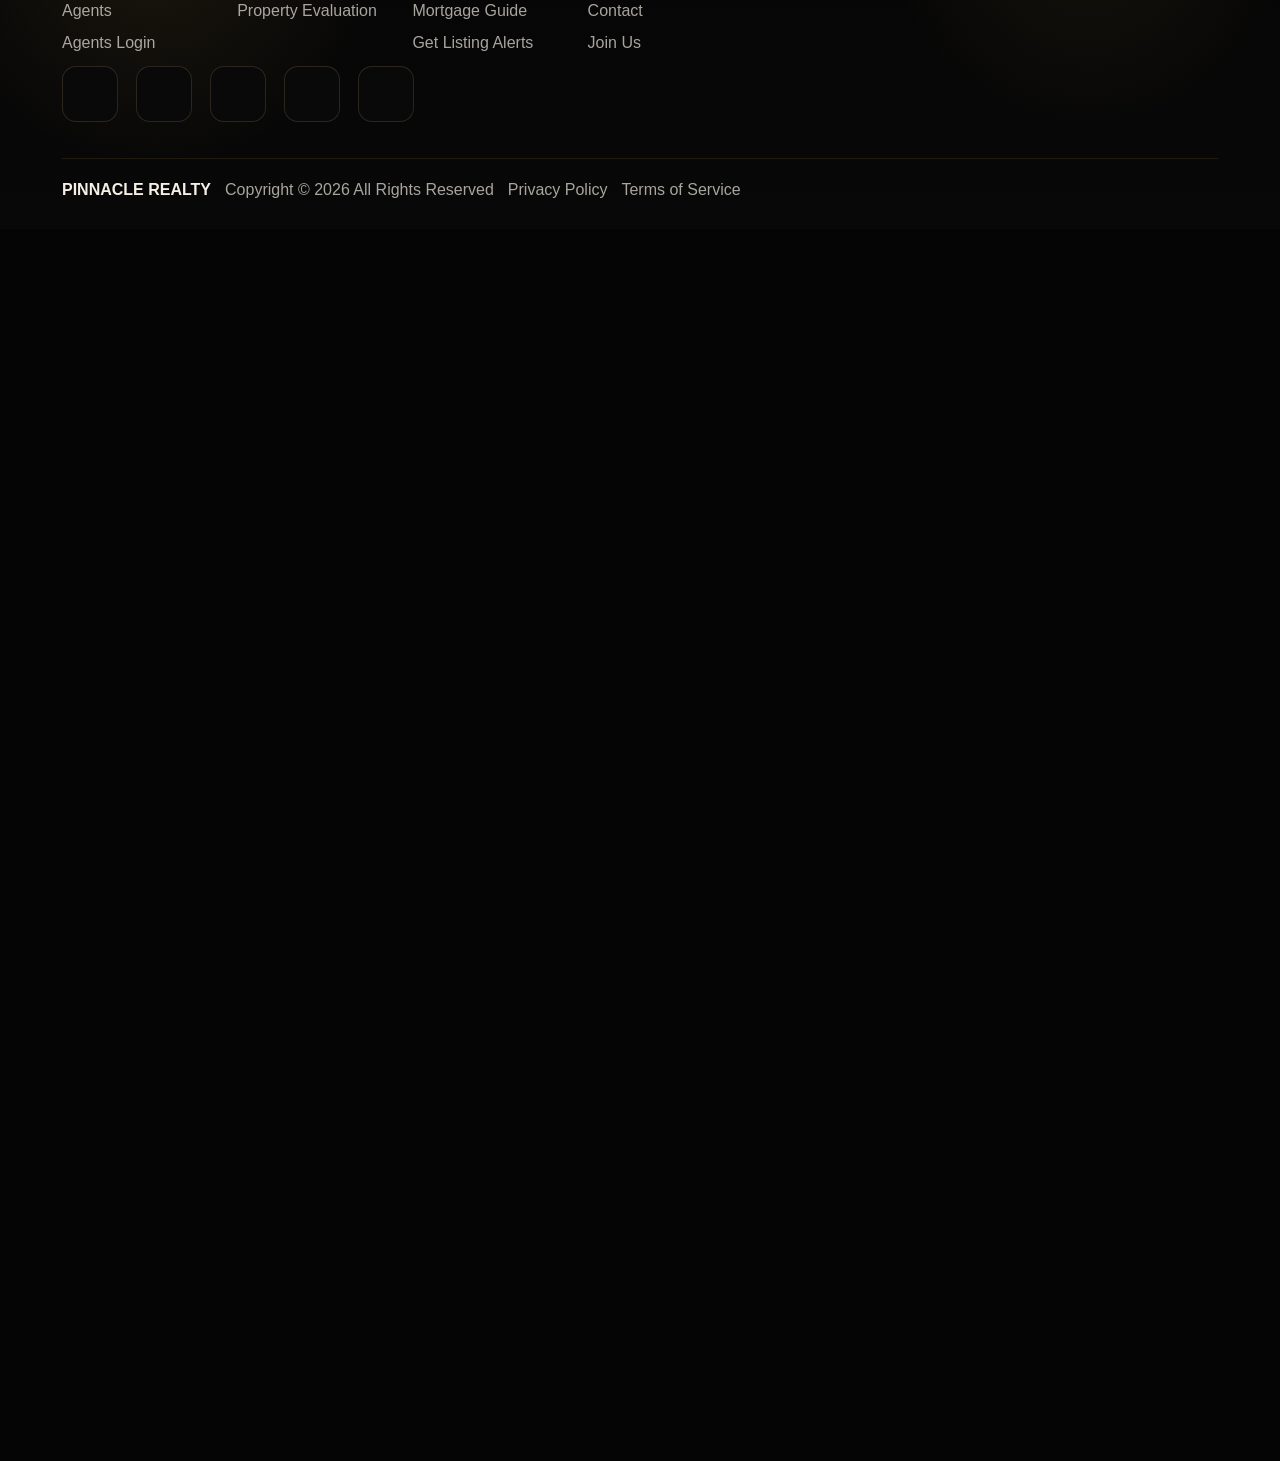
<file: buyers.html>
<!DOCTYPE html>
<html lang="en">
<head>
  <link rel="icon" href="/pinnacle-favicon.ico" sizes="any">
  <link rel="icon" type="image/png" href="/pinnacle-favicon-32x32.png">
  <link rel="apple-touch-icon" href="/pinnacle-apple-touch-icon.png">
  <meta charset="UTF-8" />
  <meta name="viewport" content="width=device-width, initial-scale=1.0" />
  <title>Buyers | Pinnacle Realty</title>
  <link rel="stylesheet" href="styles.css" />
  <style>
    html {
      scroll-behavior: smooth;
    }
    .buyers-page {
      position: relative;
      overflow: hidden;
      background:
        radial-gradient(circle at 12% 12%, rgba(214, 171, 77, 0.14), transparent 22%),
        radial-gradient(circle at 88% 16%, rgba(214, 171, 77, 0.08), transparent 18%),
        linear-gradient(180deg, #050505 0%, #0a0a0a 55%, #050505 100%);
    }

    .buyers-page::before,
    .buyers-page::after {
      content: "";
      position: absolute;
      border-radius: 999px;
      pointer-events: none;
      filter: blur(18px);
      opacity: 0.42;
      animation: buyersFloat 10s ease-in-out infinite;
    }

    .buyers-page::before {
      top: 140px;
      right: -120px;
      width: 360px;
      height: 360px;
      background: radial-gradient(circle, rgba(214,171,77,0.14), transparent 70%);
    }

    .buyers-page::after {
      bottom: 180px;
      left: -130px;
      width: 420px;
      height: 420px;
      background: radial-gradient(circle, rgba(214,171,77,0.10), transparent 72%);
      animation-delay: -6s;
    }

    .buyers-shell {
      position: relative;
      z-index: 1;
      width: min(1360px, calc(100% - 56px));
      margin: 0 auto;
      padding: 40px 0 96px;
    }

    .buyers-hero {
      position: relative;
      min-height: 84vh;
      border-radius: 38px;
      overflow: hidden;
      display: grid;
      grid-template-columns: minmax(0, 1.08fr) minmax(320px, 0.92fr);
      align-items: stretch;
      background:
        linear-gradient(112deg, rgba(8,8,8,0.82) 12%, rgba(8,8,8,0.42) 46%, rgba(8,8,8,0.86) 100%),
        radial-gradient(circle at 72% 24%, rgba(214,171,77,0.14), transparent 24%),
        url('assets/images/buyers.jpg') center/cover no-repeat;
      border: 1px solid rgba(255,255,255,0.08);
      box-shadow: 0 34px 80px rgba(0,0,0,0.42);
      isolation: isolate;
    }

    .buyers-hero::before,
    .buyers-feature-card::before,
    .buyers-journey::before,
    .buyers-match-section::before,
    .buyers-listings-teaser::before,
    .buyers-final-cta::before {
      content: "";
      position: absolute;
      inset: 0;
      background: radial-gradient(circle at 100% 0%, rgba(214,171,77,0.08), transparent 24%);
      pointer-events: none;
    }

    .buyers-copy,
    .buyers-side-card,
    .buyers-feature-card,
    .buyers-journey,
    .buyers-match-text,
    .buyers-match-panel,
    .buyers-listings-teaser,
    .buyers-final-cta {
      opacity: 0;
      transform: translateY(24px);
      transition: opacity 0.45s ease, transform 0.45s ease;
      will-change: transform, opacity;
    }

    .reveal-visible {
      opacity: 1;
      transform: translateY(0);
    }

    .buyers-copy {
      position: relative;
      z-index: 1;
      padding: 96px 72px 70px;
      display: flex;
      flex-direction: column;
      justify-content: center;
    }

    .buyers-kicker,
    .buyers-section-label,
    .buyers-side-label,
    .journey-step-label,
    .match-panel-label {
      margin: 0 0 18px;
      font-size: 0.8rem;
      letter-spacing: 0.34em;
      text-transform: uppercase;
      color: #efc76d;
    }

    .buyers-title,
    .buyers-side-heading,
    .buyers-feature-card h3,
    .buyers-journey h2,
    .buyers-match-text h2,
    .buyers-match-panel h3,
    .buyers-listings-teaser h2,
    .buyers-final-cta h2 {
      margin: 0;
      font-family: Georgia, 'Times New Roman', serif;
      line-height: 0.98;
      letter-spacing: 0.02em;
      color: #f8f3eb;
      text-shadow: 0 10px 34px rgba(0,0,0,0.34);
    }

    .buyers-title {
      font-size: clamp(3rem, 5vw, 5.6rem);
      max-width: 760px;
    }

    .buyers-title .accent,
    .buyers-feature-card strong,
    .match-panel-value,
    .journey-step-number {
      color: #efc76d;
    }

    .buyers-description,
    .buyers-side-text,
    .buyers-feature-card p,
    .buyers-journey-intro,
    .journey-step-content,
    .buyers-match-text p,
    .buyers-match-panel p,
    .buyers-listings-teaser p,
    .buyers-final-cta p {
      color: rgba(245,239,230,0.82);
      line-height: 1.82;
      font-size: 1.02rem;
    }

    .buyers-description {
      margin: 26px 0 0;
      max-width: 640px;
      font-size: 1.06rem;
      line-height: 1.86;
    }

    .buyers-actions,
    .buyers-final-actions {
      display: flex;
      flex-wrap: wrap;
      gap: 14px;
      margin-top: 30px;
    }

    .buyers-btn {
      display: inline-flex;
      align-items: center;
      justify-content: center;
      min-height: 54px;
      padding: 0 24px;
      border-radius: 16px;
      font-size: 0.78rem;
      letter-spacing: 0.16em;
      text-transform: uppercase;
      font-weight: 700;
      transition: transform 0.22s ease, background 0.22s ease, box-shadow 0.22s ease, color 0.22s ease;
      white-space: nowrap;
    }

    .buyers-btn-primary {
      background: linear-gradient(180deg, rgba(239,199,109,0.95), rgba(214,171,77,0.92));
      color: #131313;
      box-shadow: 0 18px 34px rgba(201,152,52,0.18);
    }

    .buyers-btn-primary:hover {
      transform: translateY(-2px);
      box-shadow: 0 22px 38px rgba(201,152,52,0.24);
    }

    .buyers-btn-secondary {
      background: rgba(255,255,255,0.05);
      border: 1px solid rgba(255,255,255,0.12);
      color: #f5efe6;
    }

    .buyers-btn-secondary:hover {
      transform: translateY(-2px);
      background: rgba(255,255,255,0.08);
    }

    .buyers-side-card {
      position: relative;
      z-index: 1;
      align-self: end;
      margin: 0 38px 38px 0;
      padding: 30px 28px;
      border-radius: 30px;
      background: rgba(10,10,10,0.54);
      backdrop-filter: blur(16px);
      -webkit-backdrop-filter: blur(16px);
      border: 1px solid rgba(255,255,255,0.10);
      box-shadow: 0 24px 60px rgba(0,0,0,0.28);
      justify-self: end;
      max-width: 430px;
    }

    .buyers-side-heading {
      font-size: clamp(1.9rem, 2.8vw, 3rem);
      line-height: 1.06;
    }

    .buyers-side-text {
      margin: 16px 0 0;
      font-size: 0.98rem;
    }

    .buyers-feature-grid {
      margin-top: 34px;
      display: grid;
      grid-template-columns: repeat(4, minmax(0, 1fr));
      gap: 22px;
    }

    .buyers-feature-card,
    .buyers-journey,
    .buyers-match-section,
    .buyers-listings-teaser,
    .buyers-final-cta {
      position: relative;
      border-radius: 28px;
      background: linear-gradient(180deg, rgba(10,10,10,0.90), rgba(8,8,8,0.95));
      border: 1px solid rgba(255,255,255,0.08);
      box-shadow: 0 24px 50px rgba(0,0,0,0.28);
      overflow: hidden;
    }

    .buyers-feature-card {
      padding: 28px 24px;
      transition: transform 0.24s ease, border-color 0.24s ease, background 0.24s ease;
    }

    .buyers-feature-card:hover {
      transform: translateY(-4px);
      border-color: rgba(239,199,109,0.18);
      background: linear-gradient(180deg, rgba(12,12,12,0.92), rgba(8,8,8,0.98));
    }

    .buyers-feature-card strong {
      display: inline-flex;
      align-items: center;
      justify-content: center;
      width: 42px;
      height: 42px;
      border-radius: 999px;
      margin-bottom: 18px;
      background: rgba(239,199,109,0.14);
      border: 1px solid rgba(239,199,109,0.22);
      font-size: 0.78rem;
      letter-spacing: 0.16em;
      text-transform: uppercase;
    }

    .buyers-feature-card h3 {
      font-size: 1.45rem;
      line-height: 1.08;
      text-shadow: none;
    }

    .buyers-feature-card p {
      margin: 16px 0 0;
      font-size: 0.96rem;
    }

    .buyers-journey,
    .buyers-listings-teaser,
    .buyers-final-cta {
      margin-top: 26px;
      padding: 34px 32px;
    }

    .buyers-journey h2,
    .buyers-match-text h2,
    .buyers-listings-teaser h2,
    .buyers-final-cta h2 {
      font-size: clamp(2rem, 3vw, 3rem);
    }

    .buyers-journey-intro {
      margin: 16px 0 0;
      max-width: 760px;
    }

    .journey-steps {
      margin-top: 28px;
      display: grid;
      grid-template-columns: repeat(5, minmax(0, 1fr));
      gap: 14px;
    }

    .journey-step {
      padding: 20px 18px;
      border-radius: 18px;
      background: rgba(255,255,255,0.03);
      border: 1px solid rgba(255,255,255,0.06);
      cursor: pointer;
      transition: transform 0.22s ease, border-color 0.22s ease, background 0.22s ease;
    }

    .journey-step:hover,
    .journey-step.active {
      transform: translateY(-3px);
      border-color: rgba(239,199,109,0.18);
      background: rgba(255,255,255,0.045);
    }

    .journey-step-number {
      display: block;
      font-size: 1.2rem;
      font-weight: 700;
      margin-bottom: 10px;
    }

    .journey-step-label {
      margin-bottom: 10px;
      font-size: 0.68rem;
      letter-spacing: 0.18em;
    }

    .journey-step-content {
      margin: 0;
      font-size: 0.92rem;
      line-height: 1.68;
      max-height: 0;
      overflow: hidden;
      opacity: 0;
      transition: max-height 0.32s ease, opacity 0.24s ease, margin-top 0.24s ease;
    }

    .journey-step.active .journey-step-content {
      max-height: 180px;
      opacity: 1;
      margin-top: 8px;
    }

    .buyers-match-section {
      margin-top: 26px;
      padding: 34px 32px;
      display: grid;
      grid-template-columns: minmax(0, 1fr) minmax(300px, 0.88fr);
      gap: 24px;
      align-items: stretch;
    }

    .buyers-match-text p {
      margin: 16px 0 0;
      max-width: 720px;
    }

    .buyers-match-panel {
      position: relative;
      padding: 28px 26px;
      border-radius: 24px;
      background: rgba(255,255,255,0.03);
      border: 1px solid rgba(255,255,255,0.08);
      backdrop-filter: blur(12px);
      -webkit-backdrop-filter: blur(12px);
    }

    .buyers-match-panel h3 {
      font-size: clamp(1.8rem, 2.8vw, 2.6rem);
      line-height: 1.06;
      text-shadow: none;
    }

    .buyers-match-panel p {
      margin: 16px 0 0;
    }

    .match-panel-value {
      display: inline-flex;
      align-items: center;
      gap: 10px;
      margin-top: 18px;
      font-size: 0.84rem;
      letter-spacing: 0.18em;
      text-transform: uppercase;
      font-weight: 700;
    }

    .buyers-listings-teaser p,
    .buyers-final-cta p {
      margin: 16px 0 0;
      max-width: 760px;
    }

    .listings-preview-box {
      margin-top: 24px;
      padding: 26px 24px;
      border-radius: 22px;
      background: rgba(255,255,255,0.03);
      border: 1px solid rgba(255,255,255,0.06);
      display: grid;
      gap: 12px;
    }

    .listings-preview-box strong {
      color: #efc76d;
      font-size: 0.8rem;
      letter-spacing: 0.22em;
      text-transform: uppercase;
    }

    .listings-preview-box span {
      color: #f8f3eb;
      font-family: Georgia, 'Times New Roman', serif;
      font-size: clamp(1.7rem, 2.8vw, 2.6rem);
      line-height: 1.06;
    }

    .buyers-final-cta {
      display: grid;
      grid-template-columns: minmax(0, 1fr) auto;
      gap: 22px;
      align-items: center;
    }

    @keyframes buyersFloat {
      0%, 100% { transform: translate3d(0, 0, 0); }
      50% { transform: translate3d(0, -20px, 0); }
    }

    @media (max-width: 1240px) {
      .buyers-feature-grid {
        grid-template-columns: repeat(2, minmax(0, 1fr));
      }

      .journey-steps {
        grid-template-columns: repeat(2, minmax(0, 1fr));
      }
    }

    @media (max-width: 1120px) {
      .buyers-hero,
      .buyers-match-section,
      .buyers-final-cta {
        grid-template-columns: 1fr;
      }

      .buyers-copy {
        padding: 84px 36px 34px;
      }

      .buyers-side-card {
        margin: 0 36px 36px;
        justify-self: start;
      }

      .buyers-final-actions {
        justify-content: flex-start;
      }
    }

    @media (max-width: 820px) {
      .buyers-shell {
        width: min(100%, calc(100% - 20px));
        padding: 24px 0 64px;
      }

      .buyers-hero {
        min-height: auto;
        grid-template-columns: 1fr;
        border-radius: 28px;
      }

      .buyers-copy {
        padding: 70px 22px 24px;
      }

      .buyers-title {
        font-size: clamp(2.4rem, 9vw, 3.8rem);
      }

      .buyers-description,
      .buyers-side-text,
      .buyers-feature-card p,
      .buyers-journey-intro,
      .journey-step-content,
      .buyers-match-text p,
      .buyers-match-panel p,
      .buyers-listings-teaser p,
      .buyers-final-cta p {
        font-size: 0.96rem;
        line-height: 1.72;
      }

      .buyers-actions,
      .buyers-final-actions {
        flex-direction: column;
      }

      .buyers-btn {
        width: 100%;
      }

      .buyers-side-card {
        display: none;
      }

      .buyers-feature-grid,
      .journey-steps {
        grid-template-columns: 1fr;
      }

      .buyers-feature-card,
      .buyers-journey,
      .buyers-match-section,
      .buyers-listings-teaser,
      .buyers-final-cta {
        padding: 24px 20px;
        border-radius: 24px;
      }
    }
  </style>
</head>
<body data-page="buyers" data-title="Buyers">
  <div id="site-header"></div>

  <main class="buyers-page" aria-label="Buyers page">
    <div class="buyers-shell">
      <section class="buyers-hero">
        <div class="buyers-copy reveal-on-scroll">
          <p class="buyers-kicker">For buyers</p>
          <h1 class="buyers-title">Find the right <span class="accent">home</span> — not just the next one.</h1>
          <p class="buyers-description">Pinnacle Realty helps buyers move with clarity, confidence, and a strategy that goes beyond scrolling listings. From first conversations to offer decisions, the focus stays on lifestyle, location, timing, and long-term value.</p>
        </div>

        <aside class="buyers-side-card reveal-on-scroll" aria-label="Buyers overview">
          <p class="buyers-side-label">Guided buying</p>
          <h2 class="buyers-side-heading">Buying with clarity feels different from buying with pressure.</h2>
          <p class="buyers-side-text">The best buyer experience balances patience, market understanding, negotiation strength, and a real sense of fit. This page is designed to show how Pinnacle Realty supports that process from search to closing.</p>
        </aside>
      </section>

      <section class="buyers-feature-grid">
        <article class="buyers-feature-card reveal-on-scroll">
          <strong>01</strong>
          <h3>Search strategy</h3>
          <p>Focus on homes that align with budget, neighborhood priorities, lifestyle needs, and long-term value rather than wasting time on poor-fit listings.</p>
        </article>

        <article class="buyers-feature-card reveal-on-scroll">
          <strong>02</strong>
          <h3>Showing guidance</h3>
          <p>Understand what to notice during viewings, how to compare options, and when a home feels worth moving on with confidence.</p>
        </article>

        <article class="buyers-feature-card reveal-on-scroll">
          <strong>03</strong>
          <h3>Offer strategy</h3>
          <p>Approach offer timing, terms, conditions, and pricing with better clarity so important decisions feel informed rather than rushed.</p>
        </article>

        <article class="buyers-feature-card reveal-on-scroll">
          <strong>04</strong>
          <h3>Closing support</h3>
          <p>Move from accepted offer to completion with communication, organization, and a smoother path through the final stages.</p>
        </article>
      </section>

      <section class="buyers-journey reveal-on-scroll">
        <p class="buyers-section-label">The buying journey</p>
        <h2>Tap through the path from first search to final keys.</h2>
        <p class="buyers-journey-intro">Buying a home becomes easier to navigate when each stage feels clearer. Explore the steps below to see how the process can be broken into simpler, more manageable decisions.</p>

        <div class="journey-steps">
          <div class="journey-step active" data-journey-step>
            <span class="journey-step-number">01</span>
            <p class="journey-step-label">Pre-approval</p>
            <p class="journey-step-content">Understand your price range early so the search stays focused, realistic, and aligned with financing comfort.</p>
          </div>

          <div class="journey-step" data-journey-step>
            <span class="journey-step-number">02</span>
            <p class="journey-step-label">Search</p>
            <p class="journey-step-content">Narrow in on areas, home types, and features that truly fit how you want to live rather than browsing without direction.</p>
          </div>

          <div class="journey-step" data-journey-step>
            <span class="journey-step-number">03</span>
            <p class="journey-step-label">Showings</p>
            <p class="journey-step-content">Compare properties with a better eye for layout, condition, location, and how each option fits your priorities.</p>
          </div>

          <div class="journey-step" data-journey-step>
            <span class="journey-step-number">04</span>
            <p class="journey-step-label">Offer</p>
            <p class="journey-step-content">Move forward with strategy around price, conditions, timing, and negotiation strength based on the home and market context.</p>
          </div>

          <div class="journey-step" data-journey-step>
            <span class="journey-step-number">05</span>
            <p class="journey-step-label">Closing</p>
            <p class="journey-step-content">Handle the final stage with organization, communication, and a smoother transition into your next chapter.</p>
          </div>
        </div>
      </section>

      <section class="buyers-match-section">
        <div class="buyers-match-text reveal-on-scroll">
          <p class="buyers-section-label">More than just showings</p>
          <h2>We don’t just show homes — we match lifestyle, location, and long-term value.</h2>
          <p>The right property is not always the flashiest one on screen. It is the one that aligns with your budget, your daily life, your future plans, and how confidently you can move on it when the time feels right.</p>
          <p>Pinnacle Realty focuses on helping buyers think beyond excitement and toward fit, timing, and the kind of decision that still feels strong after the keys are in hand.</p>
        </div>

        <aside class="buyers-match-panel reveal-on-scroll" aria-label="Buyer value panel">
          <p class="match-panel-label">Smart buying</p>
          <h3>Guidance backed by negotiation, timing, and clearer decision-making.</h3>
          <p>With the right support, buyers can move with more confidence through competitive moments, important comparisons, and offer-stage decisions.</p>
          <span class="match-panel-value">Built for confidence</span>
        </aside>
      </section>

      <section class="buyers-listings-teaser reveal-on-scroll">
        <p class="buyers-section-label">Listings</p>
        <h2>Explore available opportunities with a more connected search experience.</h2>
        <p>As Pinnacle Realty grows, this section will connect buyers to MLS-powered listings in a more polished and intuitive way, helping search, discovery, and agent guidance work together more smoothly.</p>
        <div class="listings-preview-box">
          <strong>Coming soon</strong>
          <span>MLS integrated listings and smarter search tools.</span>
        </div>
        <div class="buyers-actions">
        </div>
      </section>

      <section class="buyers-final-cta reveal-on-scroll">
        <div>
          <p class="buyers-section-label">Next move</p>
          <h2>Ready to start your search with clarity, confidence, and support?</h2>
          <p>Connect with Pinnacle Realty to begin the process, ask questions, and move toward a home search that feels more focused and better guided from the start.</p>
        </div>
        <div class="buyers-final-actions">
          <a href="contact.html" class="buyers-btn buyers-btn-primary">Book a Consultation</a>
          <a href="listing-alerts.html" class="buyers-btn buyers-btn-secondary">Get Listing Alerts</a>
        </div>
      </section>
    </div>
  </main>

  <div id="site-footer"></div>
  <script src="script.js"></script>
  <script>
    (() => {
      const revealItems = document.querySelectorAll('.reveal-on-scroll');
      if (revealItems.length) {
        const observer = new IntersectionObserver((entries) => {
          entries.forEach((entry) => {
            if (entry.isIntersecting) {
              entry.target.classList.add('reveal-visible');
              observer.unobserve(entry.target);
            }
          });
        }, {
          threshold: 0.18,
          rootMargin: '0px 0px -6% 0px'
        });

        revealItems.forEach((item, index) => {
          item.style.transitionDelay = `${index * 45}ms`;
          observer.observe(item);
        });
      }

      const journeySteps = document.querySelectorAll('[data-journey-step]');
      journeySteps.forEach((step) => {
        step.addEventListener('click', () => {
          const isActive = step.classList.contains('active');
          journeySteps.forEach((item) => item.classList.remove('active'));
          if (!isActive) step.classList.add('active');
        });
      });
    })();
  </script>
</body>
</html>
</file>
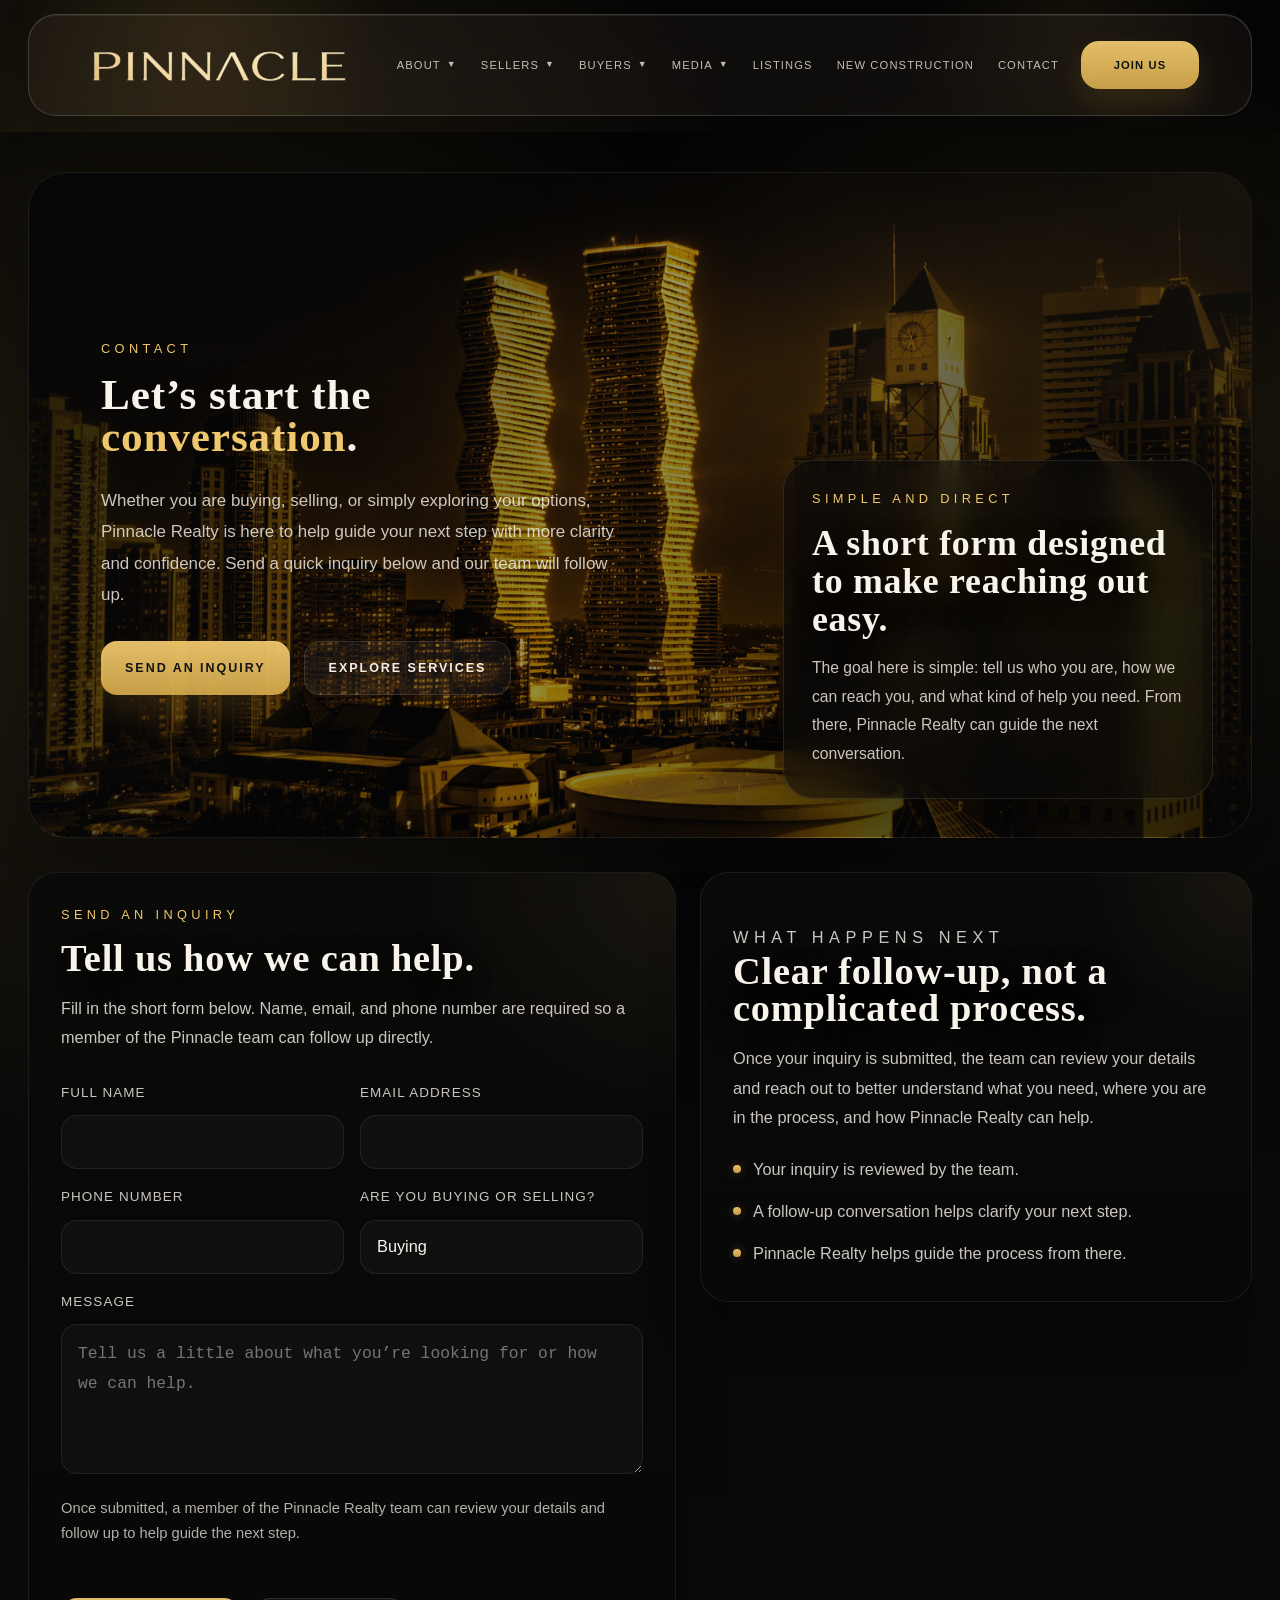
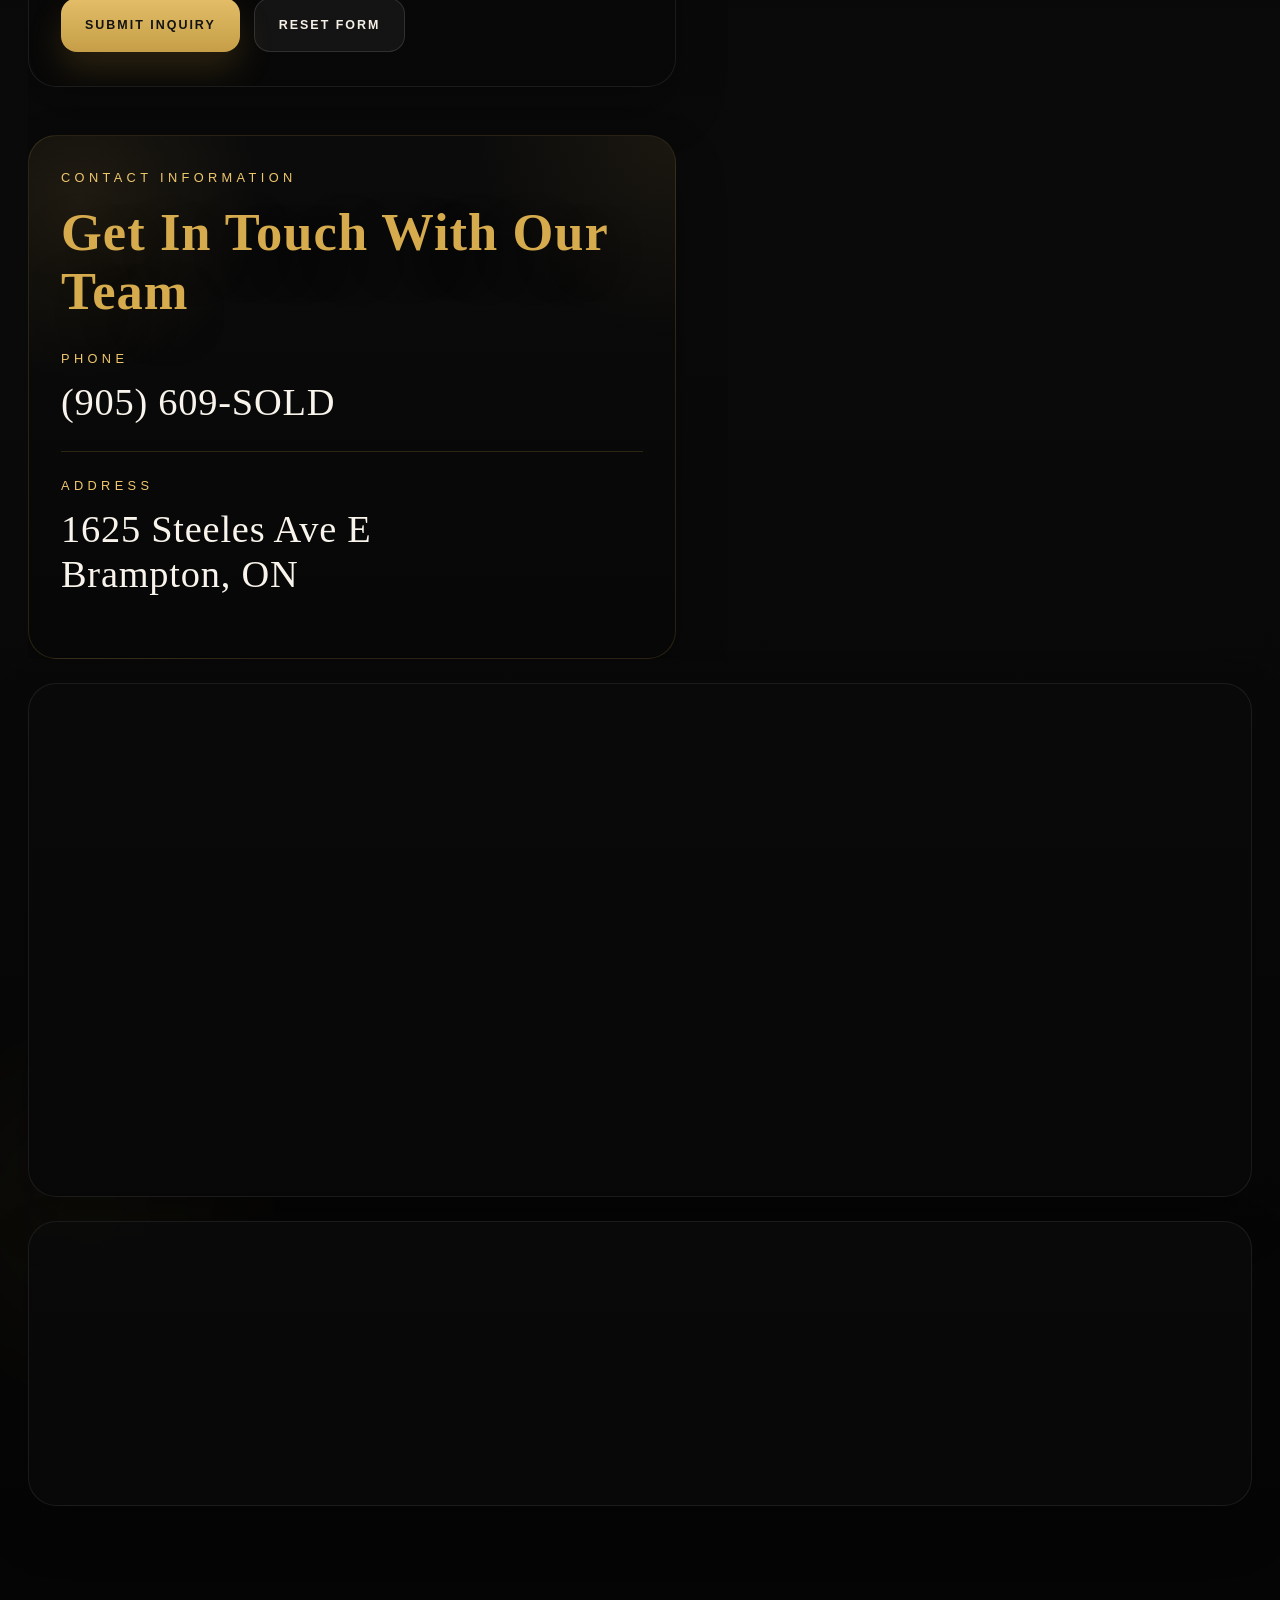
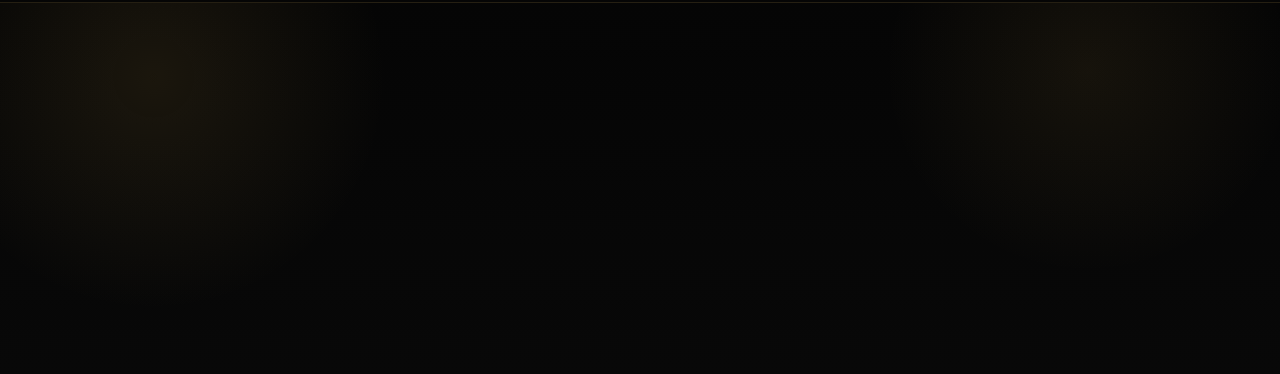
<file: contact.html>
<!DOCTYPE html>
<html lang="en">
<head>
  <link rel="icon" href="/pinnacle-favicon.ico" sizes="any">
  <link rel="icon" type="image/png" href="/pinnacle-favicon-32x32.png">
  <link rel="apple-touch-icon" href="/pinnacle-apple-touch-icon.png">
  <meta charset="UTF-8" />
  <meta name="viewport" content="width=device-width, initial-scale=1.0" />
  <title>Contact | Pinnacle Realty</title>
  <link rel="stylesheet" href="styles.css" />
  <style>
    html {
      scroll-behavior: smooth;
    }

    .contact-page {
      position: relative;
      overflow: hidden;
      background:
        radial-gradient(circle at 12% 14%, rgba(214, 171, 77, 0.14), transparent 22%),
        radial-gradient(circle at 86% 10%, rgba(214, 171, 77, 0.08), transparent 18%),
        linear-gradient(180deg, #050505 0%, #0a0a0a 56%, #050505 100%);
    }

    .contact-page::before,
    .contact-page::after {
      content: "";
      position: absolute;
      border-radius: 999px;
      pointer-events: none;
      filter: blur(18px);
      opacity: 0.42;
      animation: contactFloat 8s ease-in-out infinite;
    }

    .contact-page::before {
      top: 120px;
      right: -100px;
      width: 340px;
      height: 340px;
      background: radial-gradient(circle, rgba(214,171,77,0.15), transparent 70%);
    }

    .contact-page::after {
      bottom: 180px;
      left: -120px;
      width: 420px;
      height: 420px;
      background: radial-gradient(circle, rgba(214,171,77,0.10), transparent 72%);
      animation-delay: -5s;
    }

    .contact-shell {
      position: relative;
      z-index: 1;
      width: min(1360px, calc(100% - 56px));
      margin: 0 auto;
      padding: 40px 0 96px;
    }

    .contact-hero {
      position: relative;
      min-height: 74vh;
      border-radius: 38px;
      overflow: hidden;
      display: grid;
      grid-template-columns: minmax(0, 1.08fr) minmax(320px, 0.92fr);
      align-items: stretch;
      background:
        linear-gradient(112deg, rgba(8,8,8,0.82) 12%, rgba(8,8,8,0.42) 46%, rgba(8,8,8,0.86) 100%),
        radial-gradient(circle at 72% 24%, rgba(214,171,77,0.14), transparent 24%),
        url('assets/images/sauga2.jpg') center/cover no-repeat;
      border: 1px solid rgba(255,255,255,0.08);
      box-shadow: 0 34px 80px rgba(0,0,0,0.42);
      isolation: isolate;
    }

    .contact-hero::before,
    .contact-form-card::before,
    .contact-info-card::before,
    .broker-contact-card::before,
    .contact-paths::before,
    .contact-path-card::before,
    .contact-final-cta::before {
      content: "";
      position: absolute;
      inset: 0;
      background: radial-gradient(circle at 100% 0%, rgba(214,171,77,0.08), transparent 24%);
      pointer-events: none;
    }

    .contact-copy,
    .contact-side-card,
    .contact-form-card,
    .contact-info-card,
    .broker-contact-card,
    .contact-paths,
    .contact-path-card,
    .contact-final-cta {
      opacity: 1;
      transform: translateY(0);
      transition: opacity 0.32s ease, transform 0.32s ease;
      will-change: transform, opacity;
    }

    .reveal-visible {
      opacity: 1;
      transform: translateY(0);
    }

    .contact-copy {
      position: relative;
      z-index: 1;
      padding: 96px 72px 70px;
      display: flex;
      flex-direction: column;
      justify-content: center;
    }

    .contact-kicker,
    .contact-section-label,
    .contact-side-label,
    .contact-form-label,
    .broker-contact-label,
    .broker-contact-item-label,
    .contact-success-label {
      margin: 0 0 18px;
      font-size: 0.8rem;
      letter-spacing: 0.34em;
      text-transform: uppercase;
      color: #efc76d;
    }

    .contact-title,
    .contact-side-heading,
    .contact-form-card h2,
    .contact-info-card h2,
    .broker-contact-card h2,
    .broker-contact-value,
    .contact-paths h2,
    .contact-path-card h3,
    .contact-final-cta h2,
    .contact-success-state h3 {
      margin: 0;
      font-family: Georgia, 'Times New Roman', serif;
      line-height: 0.98;
      letter-spacing: 0.02em;
      color: #f8f3eb;
      text-shadow: 0 10px 34px rgba(0,0,0,0.34);
    }

    .contact-title {
      font-size: clamp(2.7rem, 4.8vw, 2rem);
      max-width: 780px;
    }

    .contact-title .accent,
    .contact-path-card strong,
    .contact-success-label,
    .contact-info-list li::before {
      color: #efc76d;
    }

    .contact-description,
    .contact-side-text,
    .contact-helper,
    .contact-form-note,
    .contact-field label,
    .contact-field input,
    .contact-field select,
    .contact-field textarea,
    .contact-info-card p,
    .contact-info-list li,
    .contact-path-card p,
    .contact-final-cta p,
    .contact-success-state p {
      color: rgba(245,239,230,0.82);
      line-height: 1.82;
      font-size: 1.02rem;
    }

    .contact-description {
      margin: 26px 0 0;
      max-width: 660px;
      font-size: 1.06rem;
      line-height: 1.86;
    }

    .contact-actions,
    .contact-submit-row,
    .contact-final-actions {
      display: flex;
      flex-wrap: wrap;
      gap: 14px;
      margin-top: 30px;
    }

    .contact-btn {
      display: inline-flex;
      align-items: center;
      justify-content: center;
      min-height: 54px;
      padding: 0 24px;
      border-radius: 16px;
      font-size: 0.78rem;
      letter-spacing: 0.16em;
      text-transform: uppercase;
      font-weight: 700;
      transition: transform 0.22s ease, background 0.22s ease, box-shadow 0.22s ease, color 0.22s ease;
      white-space: nowrap;
      border: none;
      cursor: pointer;
    }

    .contact-btn-primary {
      background: linear-gradient(180deg, rgba(239,199,109,0.95), rgba(214,171,77,0.92));
      color: #131313;
      box-shadow: 0 18px 34px rgba(201,152,52,0.18);
    }

    .contact-btn-primary:hover {
      transform: translateY(-2px);
      box-shadow: 0 22px 38px rgba(201,152,52,0.24);
    }

    .contact-btn-secondary {
      background: rgba(255,255,255,0.05);
      border: 1px solid rgba(255,255,255,0.12);
      color: #f5efe6;
    }

    .contact-btn-secondary:hover {
      transform: translateY(-2px);
      background: rgba(255,255,255,0.08);
    }

    .contact-side-card {
      position: relative;
      z-index: 1;
      align-self: end;
      margin: 0 38px 38px 0;
      padding: 30px 28px;
      border-radius: 30px;
      background: rgba(10,10,10,0.54);
      backdrop-filter: blur(16px);
      -webkit-backdrop-filter: blur(16px);
      border: 1px solid rgba(255,255,255,0.10);
      box-shadow: 0 24px 60px rgba(0,0,0,0.28);
      justify-self: end;
      max-width: 430px;
    }

    .contact-side-heading {
      font-size: clamp(1.9rem, 2.8vw, 3rem);
      line-height: 1.06;
    }

    .contact-side-text {
      margin: 16px 0 0;
      font-size: 0.98rem;
    }

    .contact-grid {
      margin-top: 34px;
      display: grid;
      grid-template-columns: minmax(0, 1.08fr) minmax(320px, 0.92fr);
      gap: 24px;
      align-items: start;
    }

    .contact-form-card,
    .contact-info-card,
    .broker-contact-card,
    .contact-paths,
    .contact-path-card,
    .contact-final-cta {
      position: relative;
      border-radius: 28px;
      background: linear-gradient(180deg, rgba(10,10,10,0.90), rgba(8,8,8,0.95));
      border: 1px solid rgba(255,255,255,0.08);
      box-shadow: 0 24px 50px rgba(0,0,0,0.28);
      overflow: hidden;
    }

    .contact-form-card,
    .contact-info-card,
    .broker-contact-card,
    .contact-paths,
    .contact-final-cta {
      padding: 34px 32px;
    }

    .contact-form-card h2,
    .contact-info-card h2,
    .contact-paths h2,
    .contact-final-cta h2 {
      font-size: clamp(2rem, 3vw, 3rem);
    }

    .broker-contact-card h2 {
      font-size: clamp(2.6rem, 4.1vw, 4.8rem);
      line-height: 1.12;
      color: #d6ab4d;
      text-shadow: 0 16px 42px rgba(0,0,0,0.34);
    }

    .contact-helper {
      margin: 16px 0 0;
      max-width: 760px;
    }

    .contact-form {
      margin-top: 28px;
      display: grid;
      gap: 22px;
    }

    .contact-form-grid {
      display: grid;
      grid-template-columns: repeat(2, minmax(0, 1fr));
      gap: 16px;
    }

    .contact-field,
    .contact-field-full {
      display: grid;
      gap: 10px;
    }

    .contact-field-full {
      grid-column: 1 / -1;
    }

    .contact-field label,
    .contact-field-full label {
      font-size: 0.84rem;
      letter-spacing: 0.08em;
      text-transform: uppercase;
    }

    .contact-field input,
    .contact-field select,
    .contact-field textarea {
      width: 100%;
      min-height: 54px;
      padding: 0 16px;
      border-radius: 16px;
      border: 1px solid rgba(255,255,255,0.08);
      background: rgba(255,255,255,0.03);
      color: #f8f3eb;
      outline: none;
      transition: border-color 0.22s ease, background 0.22s ease, box-shadow 0.22s ease;
      appearance: none;
      -webkit-appearance: none;
    }

    .contact-field textarea {
      min-height: 150px;
      padding: 14px 16px;
      resize: vertical;
    }

    .contact-field input:focus,
    .contact-field select:focus,
    .contact-field textarea:focus {
      border-color: rgba(239,199,109,0.28);
      background: rgba(255,255,255,0.05);
      box-shadow: 0 0 0 3px rgba(239,199,109,0.08);
    }

    .contact-form-note {
      margin: 0;
      font-size: 0.92rem;
      line-height: 1.7;
      color: rgba(245,239,230,0.72);
    }

    .contact-success-state {
      display: none;
      margin-top: 10px;
      padding: 20px 18px;
      border-radius: 18px;
      background: rgba(255,255,255,0.03);
      border: 1px solid rgba(255,255,255,0.06);
    }

    .contact-success-state.is-visible {
      display: block;
    }

    .contact-success-state h3 {
      font-size: clamp(1.6rem, 2.4vw, 2.2rem);
      text-shadow: none;
    }

    .contact-success-state p {
      margin: 14px 0 0;
      font-size: 0.98rem;
    }

    .contact-info-card {
      position: sticky;
      top: 120px;
    }

    .contact-info-card p {
      margin: 16px 0 0;
    }

    .broker-contact-card {
      margin-top: 24px;
      padding: 34px 32px;
      border-color: rgba(214,171,77,0.16);
      background:
        radial-gradient(circle at 8% 12%, rgba(214,171,77,0.10), transparent 24%),
        linear-gradient(180deg, rgba(12,12,12,0.92), rgba(7,7,7,0.97));
    }

    .broker-contact-content {
      position: relative;
      z-index: 1;
    }

    .broker-contact-details {
      margin-top: 30px;
      display: grid;
      gap: 0;
    }

    .broker-contact-item {
      padding: 26px 0;
      border-top: 1px solid rgba(214,171,77,0.18);
    }

    .broker-contact-item:first-child {
      border-top: none;
      padding-top: 0;
    }

    .broker-contact-item-label {
      display: block;
      margin-bottom: 14px;
    }

    .broker-contact-value {
      display: block;
      font-size: clamp(1.65rem, 3vw, 2.65rem);
      line-height: 1.18;
      color: #f8f3eb;
      text-shadow: none;
      word-break: break-word;
    }

    .contact-info-list {
      margin: 22px 0 0;
      padding: 0;
      list-style: none;
      display: grid;
      gap: 14px;
    }

    .contact-info-list li {
      display: flex;
      gap: 12px;
      line-height: 1.72;
    }

    .contact-info-list li::before {
      content: "";
      width: 8px;
      height: 8px;
      border-radius: 999px;
      margin-top: 10px;
      background: linear-gradient(180deg, rgba(239,199,109,0.95), rgba(214,171,77,0.92));
      box-shadow: 0 0 10px rgba(214,171,77,0.34);
      flex: 0 0 auto;
    }

    .contact-paths,
    .contact-final-cta {
      margin-top: 24px;
    }

    .contact-paths p {
      margin: 16px 0 0;
      max-width: 780px;
      color: rgba(245,239,230,0.82);
      line-height: 1.82;
    }

    .contact-path-grid {
      margin-top: 24px;
      display: grid;
      grid-template-columns: repeat(3, minmax(0, 1fr));
      gap: 16px;
    }

    .contact-path-card {
      padding: 24px 22px;
    }

    .contact-path-card strong {
      display: inline-flex;
      align-items: center;
      justify-content: center;
      width: 42px;
      height: 42px;
      border-radius: 999px;
      margin-bottom: 18px;
      background: rgba(239,199,109,0.14);
      border: 1px solid rgba(239,199,109,0.22);
      font-size: 0.78rem;
      letter-spacing: 0.16em;
      text-transform: uppercase;
    }

    .contact-path-card h3 {
      font-size: 1.5rem;
      line-height: 1.08;
      text-shadow: none;
    }

    .contact-path-card p {
      margin: 16px 0 0;
      color: rgba(245,239,230,0.82);
      font-size: 0.96rem;
      line-height: 1.72;
    }

    .contact-final-cta {
      display: grid;
      grid-template-columns: minmax(0, 1fr) auto;
      gap: 22px;
      align-items: center;
    }

    @keyframes contactFloat {
      0%, 100% { transform: translate3d(0, 0, 0); }
      50% { transform: translate3d(0, -20px, 0); }
    }

    @media (max-width: 1240px) {
      .contact-path-grid {
        grid-template-columns: 1fr;
      }
    }

    @media (max-width: 1120px) {
      .contact-hero,
      .contact-grid,
      .contact-final-cta {
        grid-template-columns: 1fr;
      }

      .contact-copy {
        padding: 84px 36px 34px;
      }

      .contact-side-card {
        margin: 0 36px 36px;
        justify-self: start;
      }

      .contact-info-card {
        position: relative;
        top: auto;
      }

      .contact-final-actions {
        justify-content: flex-start;
      }
    }

    @media (max-width: 820px) {
      .contact-shell {
        width: min(100%, calc(100% - 20px));
        padding: 24px 0 64px;
      }

      .contact-hero {
        min-height: auto;
        grid-template-columns: 1fr;
        border-radius: 28px;
      }

      .contact-copy {
        padding: 70px 22px 24px;
      }

      .contact-title {
        font-size: clamp(2.35rem, 9vw, 3.8rem);
      }

      .contact-description,
      .contact-side-text,
      .contact-helper,
      .contact-form-note,
      .contact-field label,
      .contact-field input,
      .contact-field select,
      .contact-field textarea,
      .contact-info-card p,
      .contact-info-list li,
      .contact-path-card p,
      .contact-final-cta p,
      .contact-success-state p,
      .contact-paths p {
        font-size: 0.96rem;
        line-height: 1.72;
      }

      .contact-actions,
      .contact-submit-row,
      .contact-final-actions {
        flex-direction: column;
      }

      .contact-btn {
        width: 100%;
      }

      .contact-side-card {
        margin: 0 22px 22px;
        padding: 24px 20px;
        border-radius: 24px;
      }

      .contact-form-card,
      .contact-info-card,
      .broker-contact-card,
      .contact-paths,
      .contact-path-card,
      .contact-final-cta {
        padding: 24px 20px;
        border-radius: 24px;
      }

      .broker-contact-card h2 {
        font-size: clamp(2.2rem, 10vw, 3.35rem);
      }

      .broker-contact-value {
        font-size: clamp(1.35rem, 6vw, 2rem);
      }

      .contact-form-grid {
        grid-template-columns: 1fr;
      }
    }
  </style>
</head>
<body data-page="contact" data-title="Contact">
  <div id="site-header"></div>

  <main class="contact-page" aria-label="Contact page">
    <div class="contact-shell">
      <section class="contact-hero">
        <div class="contact-copy reveal-on-scroll">
          <p class="contact-kicker">Contact</p>
          <h1 class="contact-title">Let’s start the <span class="accent">conversation</span>.</h1>
          <p class="contact-description">Whether you are buying, selling, or simply exploring your options, Pinnacle Realty is here to help guide your next step with more clarity and confidence. Send a quick inquiry below and our team will follow up.</p>
          <div class="contact-actions">
            <a href="#contact-form" class="contact-btn contact-btn-primary">Send an Inquiry</a>
            <a href="buyers.html" class="contact-btn contact-btn-secondary">Explore Services</a>
          </div>
        </div>

        <aside class="contact-side-card reveal-on-scroll" aria-label="Contact overview">
          <p class="contact-side-label">Simple and direct</p>
          <h2 class="contact-side-heading">A short form designed to make reaching out easy.</h2>
          <p class="contact-side-text">The goal here is simple: tell us who you are, how we can reach you, and what kind of help you need. From there, Pinnacle Realty can guide the next conversation.</p>
        </aside>
      </section>

      <section class="contact-grid" id="contact-form">
        <article class="contact-form-card reveal-on-scroll">
          <p class="contact-form-label">Send an inquiry</p>
          <h2>Tell us how we can help.</h2>
          <p class="contact-helper">Fill in the short form below. Name, email, and phone number are required so a member of the Pinnacle team can follow up directly.</p>

          <form class="contact-form" id="contactInquiryForm">
            <div class="contact-form-grid">
              <div class="contact-field">
                <label for="contactName">Full Name</label>
                <input id="contactName" name="contactName" type="text" required />
              </div>

              <div class="contact-field">
                <label for="contactEmail">Email Address</label>
                <input id="contactEmail" name="contactEmail" type="email" required />
              </div>

              <div class="contact-field">
                <label for="contactPhone">Phone Number</label>
                <input id="contactPhone" name="contactPhone" type="tel" required />
              </div>

              <div class="contact-field">
                <label for="contactIntent">Are you buying or selling?</label>
                <select id="contactIntent" name="contactIntent">
                  <option value="Buying">Buying</option>
                  <option value="Selling">Selling</option>
                  <option value="Buying and Selling">Buying and Selling</option>
                  <option value="General Inquiry">General Inquiry</option>
                </select>
              </div>

              <div class="contact-field contact-field-full">
                <label for="contactMessage">Message</label>
                <textarea id="contactMessage" name="contactMessage" placeholder="Tell us a little about what you’re looking for or how we can help."></textarea>
              </div>
            </div>

            <p class="contact-form-note">Once submitted, a member of the Pinnacle Realty team can review your details and follow up to help guide the next step.</p>

            <div class="contact-submit-row">
              <button type="submit" class="contact-btn contact-btn-primary">Submit Inquiry</button>
              <button type="reset" class="contact-btn contact-btn-secondary" id="contactReset">Reset Form</button>
            </div>
          </form>

          <div class="contact-success-state" id="contactSuccessState" aria-live="polite">
            <p class="contact-success-label">Message received</p>
            <h3>Your inquiry has been received.</h3>
            <p>Pinnacle Realty will be in touch soon. Your inquiry has been successfully received.</p>
          </div>
        </article>

        <aside class="contact-info-card reveal-on-scroll" aria-label="What happens next">
          <p class="contact-section-label">What happens next</p>
          <h2>Clear follow-up, not a complicated process.</h2>
          <p>Once your inquiry is submitted, the team can review your details and reach out to better understand what you need, where you are in the process, and how Pinnacle Realty can help.</p>
          <ul class="contact-info-list">
            <li>Your inquiry is reviewed by the team.</li>
            <li>A follow-up conversation helps clarify your next step.</li>
            <li>Pinnacle Realty helps guide the process from there.</li>
          </ul>
        </aside>

        <aside class="broker-contact-card reveal-on-scroll" aria-label="Broker of record contact information">
          <div class="broker-contact-content">
            <p class="broker-contact-label">Contact Information</p>
            <h2>Get In Touch With Our Team</h2>
            <div class="broker-contact-details">
              <div class="broker-contact-item">
                <span class="broker-contact-item-label">Phone</span>
                <a class="broker-contact-value" href="tel:+19056097653">(905) 609-SOLD</a>
              </div>
              <div class="broker-contact-item">
                <span class="broker-contact-item-label">Address</span>
                <a class="broker-contact-value" href="https://www.google.com/maps/search/?api=1&query=1625%20Steeles%20Ave%20E%20Brampton%20ON" target="_blank" rel="noopener noreferrer">1625 Steeles Ave E<br>Brampton, ON</a>
              </div>
            </div>
          </div>
        </aside>
      </section>

      <section class="contact-paths reveal-on-scroll">
        <p class="contact-section-label">How we can help</p>
        <h2>Reach out whether you are buying, selling, or simply asking questions.</h2>
        <p>This page is designed to keep the first contact simple while still giving you room to share what matters most. Whether you are actively moving or just beginning to explore, the conversation can start here.</p>
        <div class="contact-path-grid">
          <article class="contact-path-card reveal-on-scroll">
            <strong>01</strong>
            <h3>Buying</h3>
            <p>Ask about listings, buying strategy, mortgage guidance, or what your next move should look like in today’s market.</p>
          </article>

          <article class="contact-path-card reveal-on-scroll">
            <strong>02</strong>
            <h3>Selling</h3>
            <p>Reach out about preparing your home, pricing direction, presentation, and how to approach your sale with more confidence.</p>
          </article>

          <article class="contact-path-card reveal-on-scroll">
            <strong>03</strong>
            <h3>General Questions</h3>
            <p>Use the form even if you are still exploring. A simple question can still lead to the right guidance and a clearer next step.</p>
          </article>
        </div>
      </section>

      <section class="contact-final-cta reveal-on-scroll">
        <div>
          <p class="contact-section-label">Prefer a direct first step?</p>
          <h2>Send a short message and let Pinnacle point you in the right direction.</h2>
          <p>The page stays intentionally simple so reaching out feels easy. Share your details, explain what you need, and let the next conversation begin from there.</p>
        </div>
        <div class="contact-final-actions">
          <a href="#contact-form" class="contact-btn contact-btn-primary">Contact Now</a>
          <a href="listing-alerts.html" class="contact-btn contact-btn-secondary">View Listing Alerts</a>
        </div>
      </section>
    </div>
  </main>

  <div id="site-footer"></div>
  <script src="script.js"></script>
  <script type="module" src="assets/js/contact-form.js"></script>
</body>
</html>
</file>
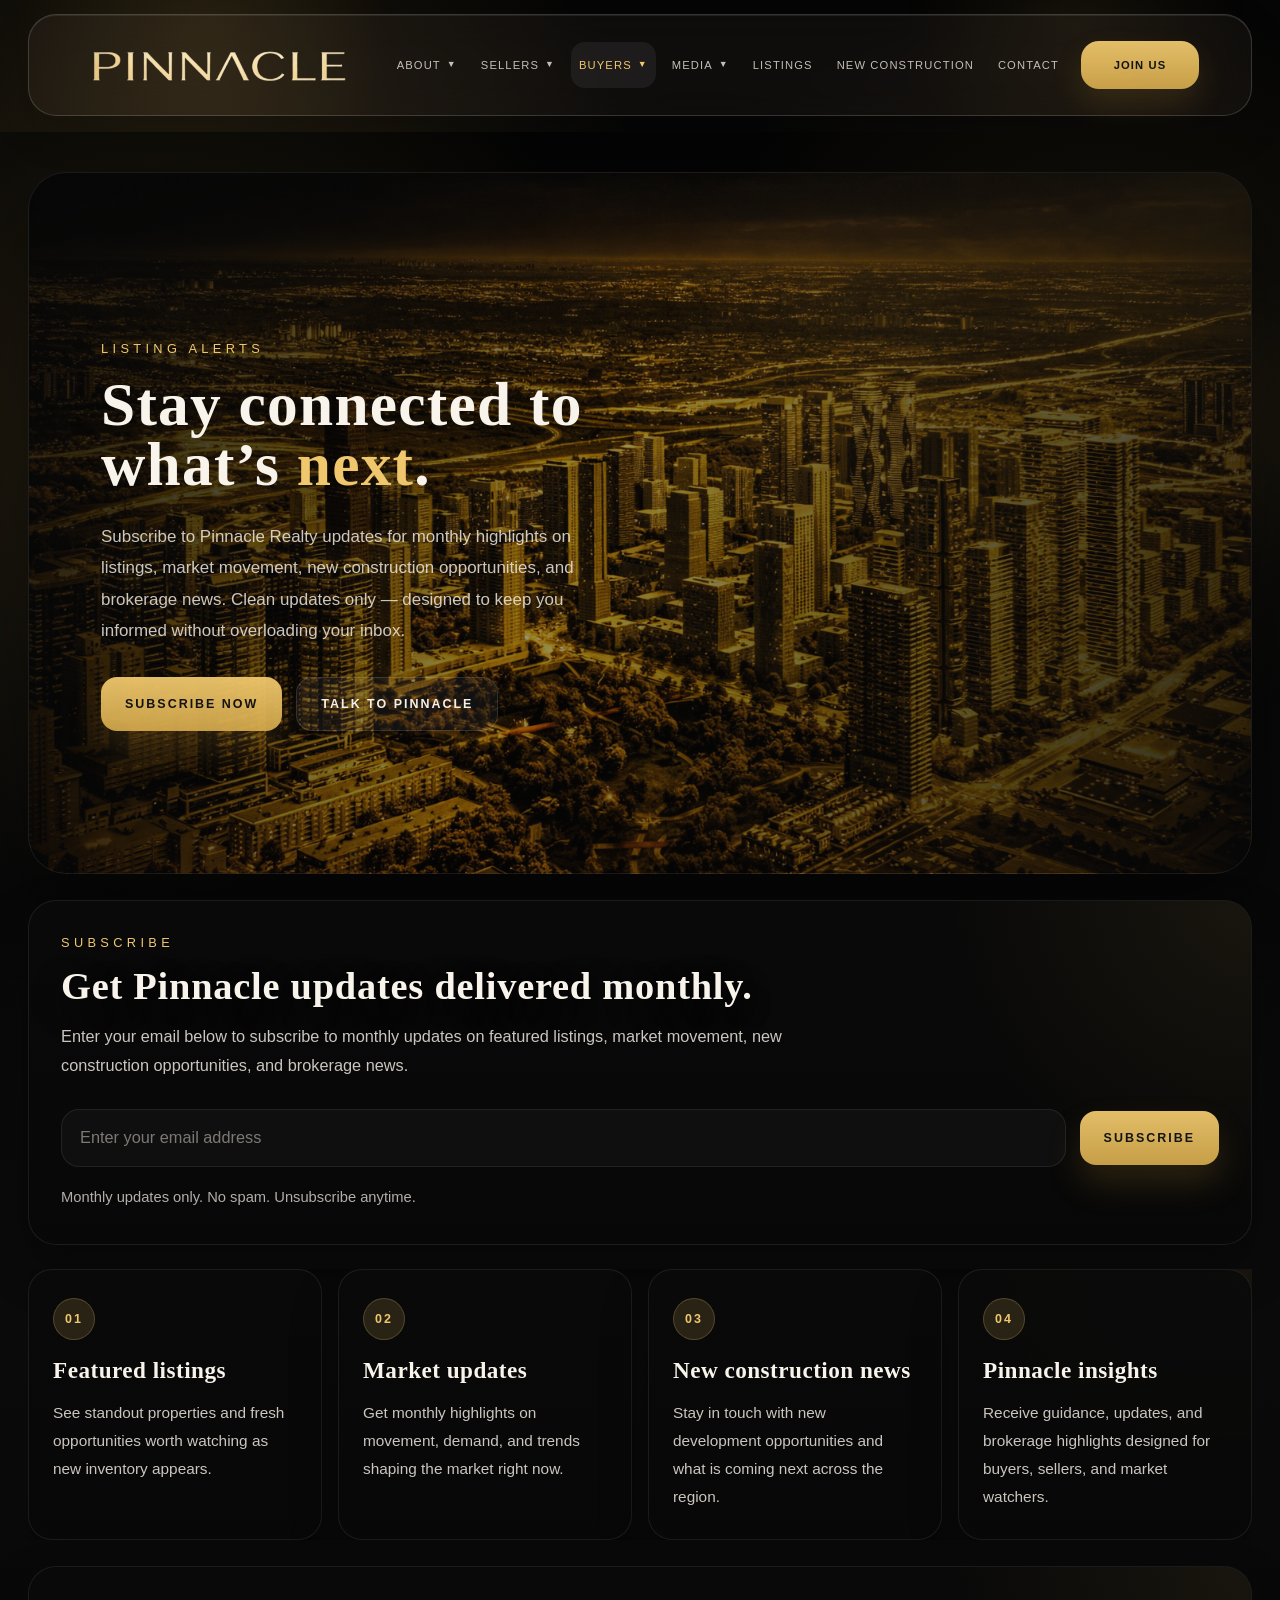
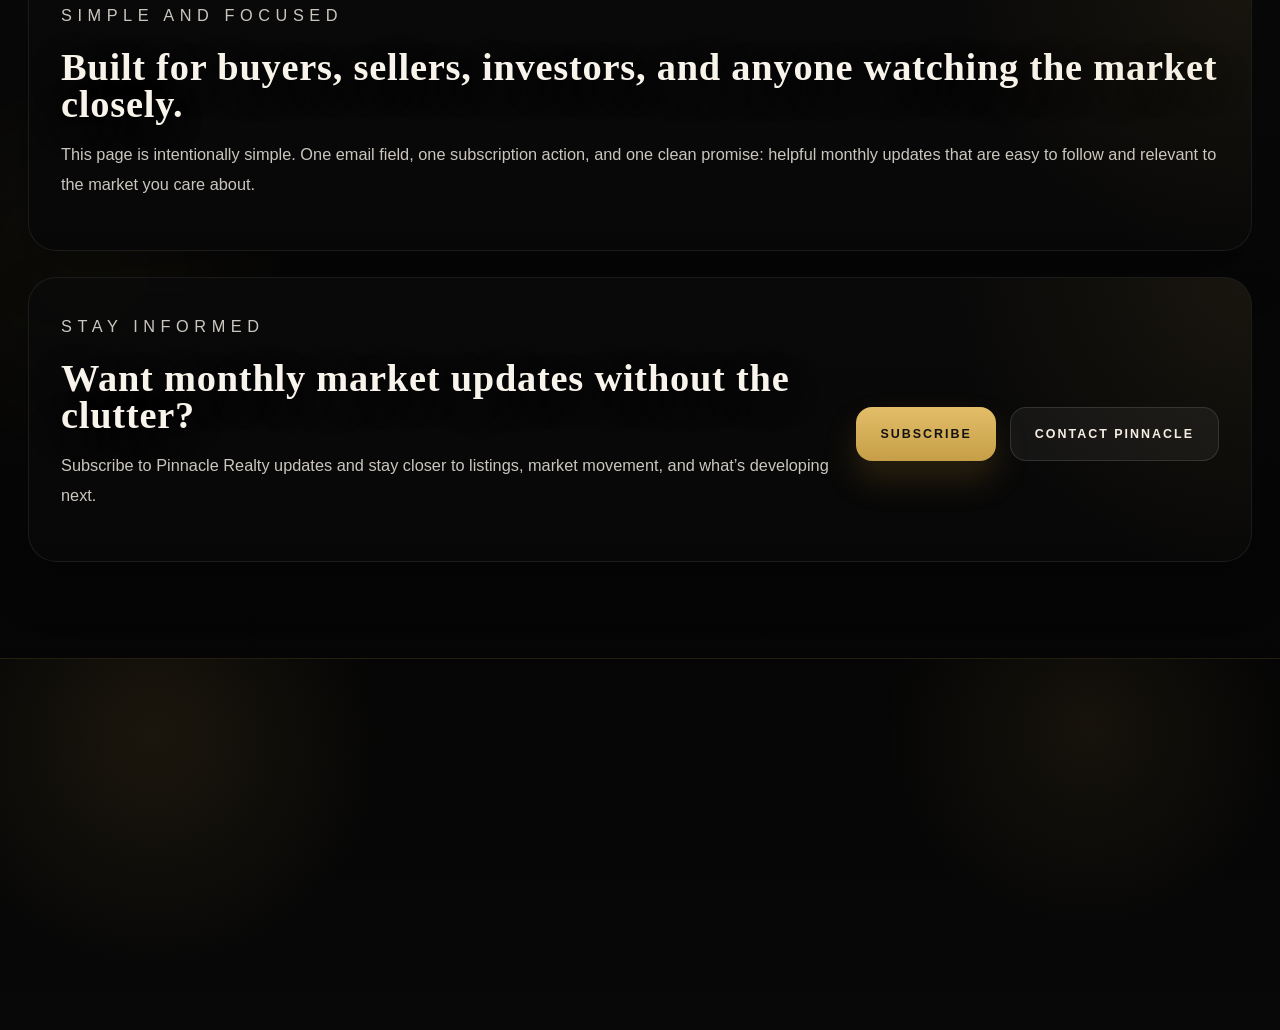
<file: listing-alerts.html>
<!DOCTYPE html>
<html lang="en">
<head>
  <link rel="icon" href="/pinnacle-favicon.ico" sizes="any">
  <link rel="icon" type="image/png" href="/pinnacle-favicon-32x32.png">
  <link rel="apple-touch-icon" href="/pinnacle-apple-touch-icon.png">
  <meta charset="UTF-8" />
  <meta name="viewport" content="width=device-width, initial-scale=1.0" />
  <title>Get Listing Alerts | Pinnacle Realty</title>
  <link rel="stylesheet" href="styles.css" />
  <style>
    html {
      scroll-behavior: smooth;
    }

    .alerts-page {
      position: relative;
      overflow: hidden;
      background:
        radial-gradient(circle at 12% 14%, rgba(214, 171, 77, 0.14), transparent 22%),
        radial-gradient(circle at 86% 10%, rgba(214, 171, 77, 0.08), transparent 18%),
        linear-gradient(180deg, #050505 0%, #0a0a0a 56%, #050505 100%);
    }

    .alerts-page::before,
    .alerts-page::after {
      content: "";
      position: absolute;
      border-radius: 999px;
      pointer-events: none;
      filter: blur(18px);
      opacity: 0.42;
      animation: alertsFloat 8s ease-in-out infinite;
    }

    .alerts-page::before {
      top: 120px;
      right: -100px;
      width: 340px;
      height: 340px;
      background: radial-gradient(circle, rgba(214,171,77,0.15), transparent 70%);
    }

    .alerts-page::after {
      bottom: 180px;
      left: -120px;
      width: 420px;
      height: 420px;
      background: radial-gradient(circle, rgba(214,171,77,0.10), transparent 72%);
      animation-delay: -5s;
    }

    .alerts-shell {
      position: relative;
      z-index: 1;
      width: min(1360px, calc(100% - 56px));
      margin: 0 auto;
      padding: 40px 0 96px;
    }

    .alerts-hero {
      position: relative;
      min-height: 78vh;
      border-radius: 38px;
      overflow: hidden;
      display: grid;
      grid-template-columns: minmax(0, 1.06fr) minmax(320px, 0.94fr);
      align-items: stretch;
      background:
        linear-gradient(112deg, rgba(8,8,8,0.82) 12%, rgba(8,8,8,0.42) 46%, rgba(8,8,8,0.86) 100%),
        radial-gradient(circle at 72% 24%, rgba(214,171,77,0.14), transparent 24%),
        url('assets/images/vaughn.png') center/cover no-repeat;
      border: 1px solid rgba(255,255,255,0.08);
      box-shadow: 0 34px 80px rgba(0,0,0,0.42);
      isolation: isolate;
    }

    .alerts-hero::before,
    .alerts-subscribe-card::before,
    .alerts-benefits::before,
    .alerts-reassurance::before,
    .alerts-final-cta::before {
      content: "";
      position: absolute;
      inset: 0;
      background: radial-gradient(circle at 100% 0%, rgba(214,171,77,0.08), transparent 24%);
      pointer-events: none;
    }

    .alerts-copy,
    .alerts-subscribe-card,
    .alerts-benefit-card,
    .alerts-reassurance,
    .alerts-final-cta {
      opacity: 0;
      transform: translateY(18px);
      transition: opacity 0.32s ease, transform 0.32s ease;
      will-change: transform, opacity;
    }

    .reveal-visible {
      opacity: 1;
      transform: translateY(0);
    }

    .alerts-copy {
      position: relative;
      z-index: 1;
      padding: 96px 72px 70px;
      display: flex;
      flex-direction: column;
      justify-content: center;
    }

    .alerts-kicker,
    .alerts-section-label,
    .alerts-side-label,
    .alerts-success-label {
      margin: 0 0 18px;
      font-size: 0.8rem;
      letter-spacing: 0.34em;
      text-transform: uppercase;
      color: #efc76d;
    }

    .alerts-title,
    .alerts-side-heading,
    .alerts-subscribe-card h2,
    .alerts-benefit-card h3,
    .alerts-reassurance h2,
    .alerts-final-cta h2,
    .alerts-success-state h3 {
      margin: 0;
      font-family: Georgia, 'Times New Roman', serif;
      line-height: 0.98;
      letter-spacing: 0.02em;
      color: #f8f3eb;
      text-shadow: 0 10px 34px rgba(0,0,0,0.34);
    }

    .alerts-title {
      font-size: clamp(2.8rem, 4.8vw, 5rem);
      max-width: 760px;
    }

    .alerts-title .accent,
    .alerts-benefit-card strong,
    .alerts-success-label {
      color: #efc76d;
    }

    .alerts-description,
    .alerts-helper,
    .alerts-benefit-card p,
    .alerts-reassurance p,
    .alerts-final-cta p,
    .alerts-input,
    .alerts-input::placeholder,
    .alerts-note,
    .alerts-success-state p {
      color: rgba(245,239,230,0.82);
      line-height: 1.82;
      font-size: 1.02rem;
    }

    .alerts-description {
      margin: 26px 0 0;
      max-width: 660px;
      font-size: 1.06rem;
      line-height: 1.86;
    }

    .alerts-actions,
    .alerts-final-actions {
      display: flex;
      flex-wrap: wrap;
      gap: 14px;
      margin-top: 30px;
    }

    .alerts-btn {
      display: inline-flex;
      align-items: center;
      justify-content: center;
      min-height: 54px;
      padding: 0 24px;
      border-radius: 16px;
      font-size: 0.78rem;
      letter-spacing: 0.16em;
      text-transform: uppercase;
      font-weight: 700;
      transition: transform 0.22s ease, background 0.22s ease, box-shadow 0.22s ease, color 0.22s ease;
      white-space: nowrap;
      border: none;
      cursor: pointer;
    }

    .alerts-btn-primary {
      background: linear-gradient(180deg, rgba(239,199,109,0.95), rgba(214,171,77,0.92));
      color: #131313;
      box-shadow: 0 18px 34px rgba(201,152,52,0.18);
    }

    .alerts-btn-primary:hover {
      transform: translateY(-2px);
      box-shadow: 0 22px 38px rgba(201,152,52,0.24);
    }

    .alerts-btn-secondary {
      background: rgba(255,255,255,0.05);
      border: 1px solid rgba(255,255,255,0.12);
      color: #f5efe6;
    }

    .alerts-btn-secondary:hover {
      transform: translateY(-2px);
      background: rgba(255,255,255,0.08);
    }

    .alerts-subscribe-card,
    .alerts-reassurance,
    .alerts-final-cta {
      position: relative;
      border-radius: 28px;
      background: linear-gradient(180deg, rgba(10,10,10,0.90), rgba(8,8,8,0.95));
      border: 1px solid rgba(255,255,255,0.08);
      box-shadow: 0 24px 50px rgba(0,0,0,0.28);
      overflow: hidden;
      margin-top: 26px;
      padding: 34px 32px;
    }

    .alerts-subscribe-card h2,
    .alerts-reassurance h2,
    .alerts-final-cta h2 {
      font-size: clamp(2rem, 3vw, 3rem);
    }

    .alerts-helper {
      margin: 16px 0 0;
      max-width: 760px;
    }

    .alerts-subscribe-form {
      margin-top: 28px;
      display: grid;
      gap: 18px;
    }

    .alerts-input-row {
      display: grid;
      grid-template-columns: minmax(0, 1fr) auto;
      gap: 14px;
      align-items: center;
    }

    .alerts-input {
      width: 100%;
      min-height: 58px;
      padding: 0 18px;
      border-radius: 18px;
      border: 1px solid rgba(255,255,255,0.08);
      background: rgba(255,255,255,0.03);
      color: #f8f3eb;
      outline: none;
      transition: border-color 0.22s ease, background 0.22s ease, box-shadow 0.22s ease;
    }

    .alerts-input::placeholder {
      color: rgba(245,239,230,0.48);
    }

    .alerts-input:focus {
      border-color: rgba(239,199,109,0.28);
      background: rgba(255,255,255,0.05);
      box-shadow: 0 0 0 3px rgba(239,199,109,0.08);
    }

    .alerts-note {
      margin: 0;
      font-size: 0.92rem;
      line-height: 1.7;
      color: rgba(245,239,230,0.72);
    }

    .alerts-success-state {
      display: none;
      margin-top: 12px;
      padding: 20px 18px;
      border-radius: 18px;
      background: rgba(255,255,255,0.03);
      border: 1px solid rgba(255,255,255,0.06);
    }

    .alerts-success-state.is-visible {
      display: block;
    }

    .alerts-success-state h3 {
      font-size: clamp(1.6rem, 2.4vw, 2.2rem);
      text-shadow: none;
    }

    .alerts-success-state p {
      margin: 14px 0 0;
      font-size: 0.98rem;
    }

    .alerts-benefits {
      margin-top: 24px;
      display: grid;
      grid-template-columns: repeat(4, minmax(0, 1fr));
      gap: 16px;
    }

    .alerts-benefit-card {
      position: relative;
      border-radius: 24px;
      background: linear-gradient(180deg, rgba(10,10,10,0.90), rgba(8,8,8,0.95));
      border: 1px solid rgba(255,255,255,0.08);
      box-shadow: 0 24px 50px rgba(0,0,0,0.24);
      overflow: hidden;
      padding: 28px 24px;
    }

    .alerts-benefit-card strong {
      display: inline-flex;
      align-items: center;
      justify-content: center;
      width: 42px;
      height: 42px;
      border-radius: 999px;
      margin-bottom: 18px;
      background: rgba(239,199,109,0.14);
      border: 1px solid rgba(239,199,109,0.22);
      font-size: 0.78rem;
      letter-spacing: 0.16em;
      text-transform: uppercase;
    }

    .alerts-benefit-card h3 {
      font-size: 1.45rem;
      line-height: 1.08;
      text-shadow: none;
    }

    .alerts-benefit-card p {
      margin: 16px 0 0;
      font-size: 0.96rem;
    }

    .alerts-final-cta {
      display: grid;
      grid-template-columns: minmax(0, 1fr) auto;
      gap: 22px;
      align-items: center;
    }

    @keyframes alertsFloat {
      0%, 100% { transform: translate3d(0, 0, 0); }
      50% { transform: translate3d(0, -20px, 0); }
    }

    @media (max-width: 1240px) {
      .alerts-benefits {
        grid-template-columns: repeat(2, minmax(0, 1fr));
      }
    }

    @media (max-width: 1120px) {
      .alerts-hero,
      .alerts-final-cta {
        grid-template-columns: 1fr;
      }

      .alerts-copy {
        padding: 84px 36px 34px;
      }

      .alerts-final-actions {
        justify-content: flex-start;
      }
    }

    @media (max-width: 820px) {
      .alerts-shell {
        width: min(100%, calc(100% - 20px));
        padding: 24px 0 64px;
      }

      .alerts-hero {
        min-height: auto;
        grid-template-columns: 1fr;
        border-radius: 28px;
      }

      .alerts-copy {
        padding: 70px 22px 24px;
      }

      .alerts-title {
        font-size: clamp(2.35rem, 9vw, 3.8rem);
      }

      .alerts-description,
      .alerts-side-text,
      .alerts-helper,
      .alerts-benefit-card p,
      .alerts-reassurance p,
      .alerts-final-cta p,
      .alerts-input,
      .alerts-input::placeholder,
      .alerts-note,
      .alerts-success-state p {
        font-size: 0.96rem;
        line-height: 1.72;
      }

      .alerts-actions,
      .alerts-final-actions,
      .alerts-input-row {
        flex-direction: column;
      }

      .alerts-input-row {
        display: flex;
      }

      .alerts-btn {
        width: 100%;
      }

      .alerts-subscribe-card,
      .alerts-benefit-card,
      .alerts-reassurance,
      .alerts-final-cta {
        padding: 24px 20px;
        border-radius: 24px;
      }

      .alerts-benefits {
        grid-template-columns: 1fr;
      }
    }
  </style>
</head>
<body data-page="listing-alerts" data-title="Get Listing Alerts">
  <div id="site-header"></div>

  <main class="alerts-page" aria-label="Get Listing Alerts page">
    <div class="alerts-shell">
      <section class="alerts-hero">
        <div class="alerts-copy reveal-on-scroll">
          <p class="alerts-kicker">Listing alerts</p>
          <h1 class="alerts-title">Stay connected to what’s <span class="accent">next</span>.</h1>
          <p class="alerts-description">Subscribe to Pinnacle Realty updates for monthly highlights on listings, market movement, new construction opportunities, and brokerage news. Clean updates only — designed to keep you informed without overloading your inbox.</p>
          <div class="alerts-actions">
            <a href="#subscribe-panel" class="alerts-btn alerts-btn-primary">Subscribe Now</a>
            <a href="contact.html" class="alerts-btn alerts-btn-secondary">Talk to Pinnacle</a>
          </div>
        </div>
      </section>

      <section class="alerts-subscribe-card reveal-on-scroll" id="subscribe-panel">
        <p class="alerts-section-label">Subscribe</p>
        <h2>Get Pinnacle updates delivered monthly.</h2>
        <p class="alerts-helper">Enter your email below to subscribe to monthly updates on featured listings, market movement, new construction opportunities, and brokerage news.</p>

        <form class="alerts-subscribe-form" id="alertsSubscribeForm">
          <div class="alerts-input-row">
            <input
              type="email"
              id="alertsEmail"
              class="alerts-input"
              placeholder="Enter your email address"
              aria-label="Email address"
              required
            />
            <button type="submit" class="alerts-btn alerts-btn-primary">Subscribe</button>
          </div>
          <p class="alerts-note">Monthly updates only. No spam. Unsubscribe anytime.</p>
        </form>

        <div class="alerts-success-state" id="alertsSuccessState" aria-live="polite">
          <p class="alerts-success-label">You’re on the list</p>
          <h3>Monthly Pinnacle updates are on the way.</h3>
          <p>Thank you for subscribing. You’ll receive Pinnacle Realty updates once a month with market insights, listing highlights, and new blog updates.</p>
        </div>
      </section>

      <section class="alerts-benefits">
        <article class="alerts-benefit-card reveal-on-scroll">
          <strong>01</strong>
          <h3>Featured listings</h3>
          <p>See standout properties and fresh opportunities worth watching as new inventory appears.</p>
        </article>

        <article class="alerts-benefit-card reveal-on-scroll">
          <strong>02</strong>
          <h3>Market updates</h3>
          <p>Get monthly highlights on movement, demand, and trends shaping the market right now.</p>
        </article>

        <article class="alerts-benefit-card reveal-on-scroll">
          <strong>03</strong>
          <h3>New construction news</h3>
          <p>Stay in touch with new development opportunities and what is coming next across the region.</p>
        </article>

        <article class="alerts-benefit-card reveal-on-scroll">
          <strong>04</strong>
          <h3>Pinnacle insights</h3>
          <p>Receive guidance, updates, and brokerage highlights designed for buyers, sellers, and market watchers.</p>
        </article>
      </section>

      <section class="alerts-reassurance reveal-on-scroll">
        <p class="alerts-section-label">Simple and focused</p>
        <h2>Built for buyers, sellers, investors, and anyone watching the market closely.</h2>
        <p>This page is intentionally simple. One email field, one subscription action, and one clean promise: helpful monthly updates that are easy to follow and relevant to the market you care about.</p>
      </section>

      <section class="alerts-final-cta reveal-on-scroll">
        <div>
          <p class="alerts-section-label">Stay informed</p>
          <h2>Want monthly market updates without the clutter?</h2>
          <p>Subscribe to Pinnacle Realty updates and stay closer to listings, market movement, and what’s developing next.</p>
        </div>
        <div class="alerts-final-actions">
          <a href="#subscribe-panel" class="alerts-btn alerts-btn-primary">Subscribe</a>
          <a href="contact.html" class="alerts-btn alerts-btn-secondary">Contact Pinnacle</a>
        </div>
      </section>
    </div>
  </main>

  <div id="site-footer"></div>
  <script src="script.js"></script>
  <script>
    (() => {
      const revealItems = document.querySelectorAll('.reveal-on-scroll');
      if (revealItems.length) {
        const observer = new IntersectionObserver((entries) => {
          entries.forEach((entry) => {
            if (entry.isIntersecting) {
              entry.target.classList.add('reveal-visible');
              observer.unobserve(entry.target);
            }
          });
        }, {
          threshold: 0.18,
          rootMargin: '0px 0px -6% 0px'
        });

        revealItems.forEach((item, index) => {
          item.style.transitionDelay = `${index * 30}ms`;
          observer.observe(item);
        });
      }

      const alertsForm = document.getElementById('alertsSubscribeForm');
      const alertsEmail = document.getElementById('alertsEmail');
      const alertsSuccessState = document.getElementById('alertsSuccessState');
      const SUBSCRIBE_FUNCTION_URL = 'https://daxrirnhbcfpqzswjofl.supabase.co/functions/v1/subscribe-monthly';
      const SUPABASE_ANON_KEY = 'eyJhbGciOiJIUzI1NiIsInR5cCI6IkpXVCJ9.eyJpc3MiOiJzdXBhYmFzZSIsInJlZiI6ImRheHJpcm5oYmNmcHF6c3dqb2ZsIiwicm9sZSI6ImFub24iLCJpYXQiOjE3NzczMTMyMDEsImV4cCI6MjA5Mjg4OTIwMX0.TPUO_0M1cRLnmU035NKV7VxqG7jQGblS_v5ecM3Ptyo';

      alertsForm?.addEventListener('submit', async (event) => {
        event.preventDefault();

        const email = alertsEmail?.value.trim();

        if (!email) {
          alertsEmail?.focus();
          return;
        }

        const submitButton = alertsForm.querySelector('button[type="submit"]');
        const originalButtonText = submitButton?.textContent || 'Subscribe';

        if (submitButton) {
          submitButton.disabled = true;
          submitButton.textContent = 'Subscribing...';
        }

        try {
          const response = await fetch(SUBSCRIBE_FUNCTION_URL, {
            method: 'POST',
            headers: {
              'Content-Type': 'application/json',
              'Authorization': `Bearer ${SUPABASE_ANON_KEY}`
            },
            body: JSON.stringify({ email })
          });

          const result = await response.json().catch(() => ({}));

          if (!response.ok) {
            throw new Error(result.error || 'Subscription failed. Please try again.');
          }

          alertsSuccessState?.classList.add('is-visible');
          alertsForm.reset();
        } catch (error) {
          alert(error.message || 'Something went wrong. Please try again.');
        } finally {
          if (submitButton) {
            submitButton.disabled = false;
            submitButton.textContent = originalButtonText;
          }
        }
      });
    })();
  </script>
</body>
</html>
</file>
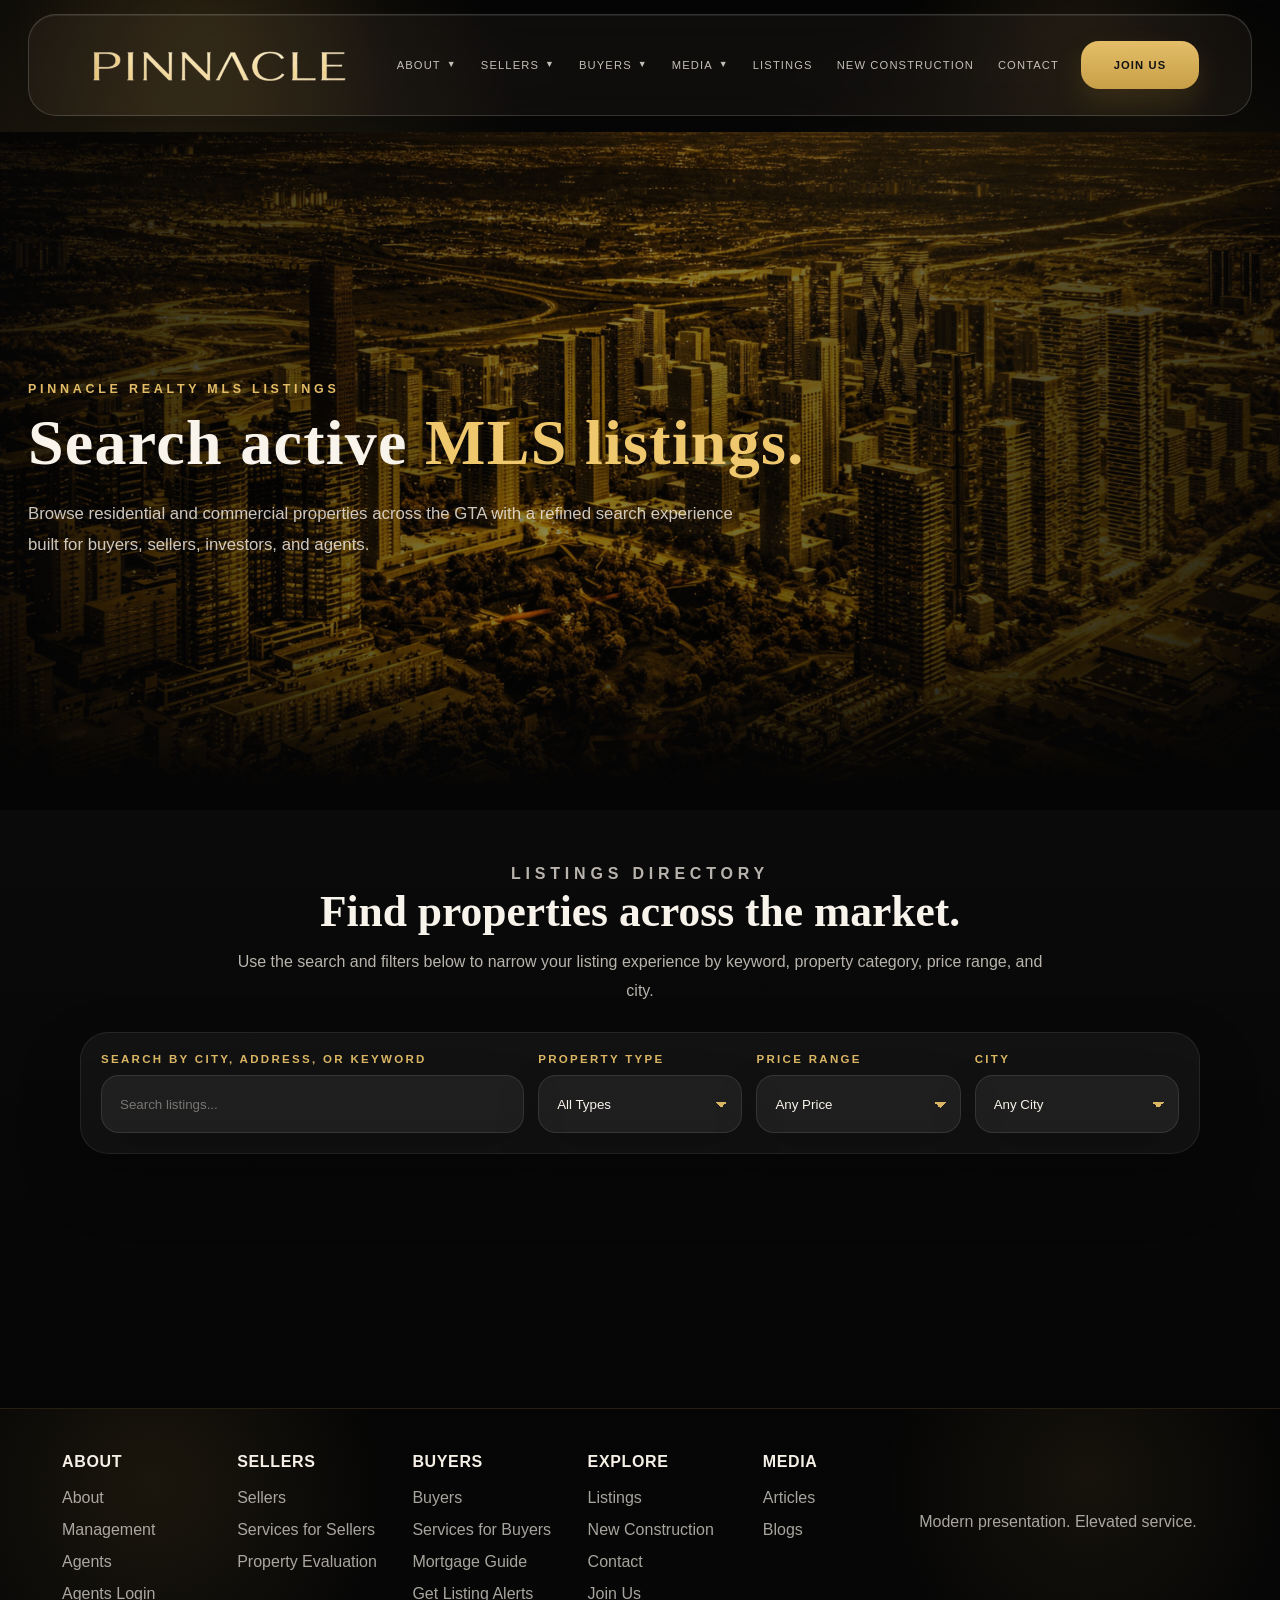
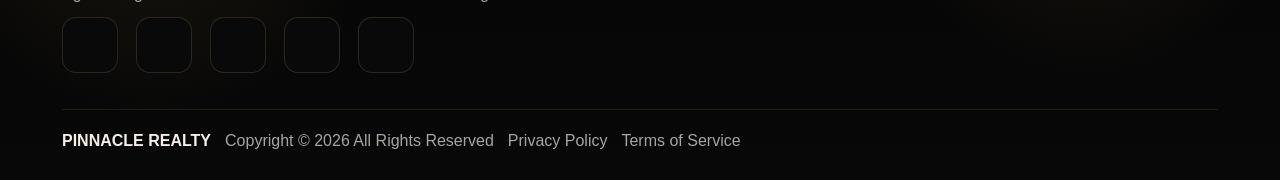
<file: listings.html>
<!DOCTYPE html>
<html lang="en">
<head>
  <link rel="icon" href="/pinnacle-favicon.ico" sizes="any">
  <link rel="icon" type="image/png" href="/pinnacle-favicon-32x32.png">
  <link rel="apple-touch-icon" href="/pinnacle-apple-touch-icon.png">
  <meta charset="UTF-8" />
  <meta name="viewport" content="width=device-width, initial-scale=1.0" />
  <title>Listings | Pinnacle Realty</title>
  <link rel="stylesheet" href="styles.css" />
  <link rel="preload" as="image" href="assets/images/vaughn.png" />
  <style>
    html {
      scroll-behavior: smooth;
    }

    @media (prefers-reduced-motion: reduce) {
      html {
        scroll-behavior: auto;
      }
    }

    .listings-page {
      position: relative;
      overflow: hidden;
      background:
        radial-gradient(circle at 10% 16%, rgba(214, 171, 77, 0.14), transparent 22%),
        radial-gradient(circle at 88% 10%, rgba(214, 171, 77, 0.08), transparent 18%),
        linear-gradient(180deg, #050505 0%, #0a0a0a 54%, #050505 100%);
      scroll-behavior: smooth;
    }

    .listings-hero {
      position: relative;
      min-height: 92vh;
      display: flex;
      align-items: center;
      overflow: hidden;
      isolation: isolate;
      margin-top: -150px;
      padding-top: 150px;
    }

    .listings-hero::before {
      content: "";
      position: absolute;
      inset: 0;
      background:
        linear-gradient(112deg, rgba(5, 5, 5, 0.88) 8%, rgba(5, 5, 5, 0.46) 48%, rgba(5, 5, 5, 0.9) 100%),
        radial-gradient(circle at 76% 20%, rgba(214, 171, 77, 0.14), transparent 26%),
        url('assets/images/vaughn.png') center 35%/cover no-repeat;
      z-index: -2;
      transform: translateZ(0);
      will-change: transform;
    }

    .listings-hero::after {
      content: "";
      position: absolute;
      inset: auto 0 0;
      height: 190px;
      background: linear-gradient(180deg, transparent, #050505 88%);
      z-index: -1;
    }

    .listings-hero-inner,
    .listings-directory-shell {
      width: min(1360px, calc(100% - 56px));
      margin: 0 auto;
    }

    .listings-hero-card {
      max-width: 920px;
      padding: 0;
      border-radius: 0;
      background: transparent;
      border: none;
      box-shadow: none;
      backdrop-filter: none;
      -webkit-backdrop-filter: none;
    }

    .listings-kicker,
    .listings-section-kicker {
      margin: 0 0 16px;
      font-size: 0.78rem;
      letter-spacing: 0.3em;
      text-transform: uppercase;
      color: rgba(239, 199, 109, 0.94);
      font-weight: 800;
    }

    .listings-title {
      margin: 0;
      font-family: Georgia, 'Times New Roman', serif;
      font-size: clamp(2.7rem, 5vw, 5.8rem);
      line-height: 0.98;
      letter-spacing: 0.02em;
      color: #f8f3eb;
      text-shadow: 0 12px 36px rgba(0, 0, 0, 0.4);
    }

    .listings-title span {
      color: #efc76d;
    }

    .listings-description {
      margin: 24px 0 0;
      max-width: 740px;
      color: rgba(245, 239, 230, 0.82);
      font-size: 1.05rem;
      line-height: 1.84;
    }

    .listings-directory {
      position: relative;
      padding: 36px 0 96px;
    }

    .listings-directory-shell {
      position: relative;
      z-index: 1;
    }

    .listings-toolbar {
      display: grid;
      grid-template-columns: 1fr;
      gap: 26px;
      justify-items: center;
      text-align: center;
      margin-bottom: 38px;
    }

    .listings-heading h2 {
      margin: 0;
      font-family: Georgia, 'Times New Roman', serif;
      font-size: clamp(2.1rem, 3.4vw, 4rem);
      line-height: 1.05;
      color: #f8f3eb;
    }

    .listings-heading p {
      margin: 14px auto 0;
      max-width: 820px;
      color: rgba(245, 239, 230, 0.74);
      font-size: 1rem;
      line-height: 1.8;
    }

    .listings-filter-panel {
      width: min(1120px, 100%);
      margin: 0 auto;
      padding: 20px;
      border-radius: 28px;
      background: rgba(255, 255, 255, 0.045);
      border: 1px solid rgba(255, 255, 255, 0.08);
      box-shadow: 0 26px 64px rgba(0, 0, 0, 0.24);
      backdrop-filter: blur(12px);
      -webkit-backdrop-filter: blur(12px);
    }

    .listings-filter-grid {
      display: grid;
      grid-template-columns: minmax(280px, 1.45fr) repeat(3, minmax(160px, 0.7fr));
      gap: 14px;
      align-items: end;
    }

    .listings-field {
      display: grid;
      gap: 10px;
      text-align: left;
    }

    .listings-field label {
      color: rgba(239, 199, 109, 0.92);
      font-size: 0.72rem;
      letter-spacing: 0.2em;
      text-transform: uppercase;
      font-weight: 800;
    }

    .listings-search,
    .listings-select {
      width: 100%;
      min-height: 58px;
      padding: 0 18px;
      border-radius: 18px;
      border: 1px solid rgba(255, 255, 255, 0.1);
      outline: none;
      color: #f8f3eb;
      background: rgba(255, 255, 255, 0.055);
      box-shadow: 0 18px 46px rgba(0, 0, 0, 0.18);
      transition: border 0.24s ease, box-shadow 0.24s ease, background 0.24s ease;
    }

    .listings-select {
      appearance: none;
      -webkit-appearance: none;
      cursor: pointer;
      background-image:
        linear-gradient(45deg, transparent 50%, rgba(239, 199, 109, 0.9) 50%),
        linear-gradient(135deg, rgba(239, 199, 109, 0.9) 50%, transparent 50%);
      background-position:
        calc(100% - 20px) 52%,
        calc(100% - 14px) 52%;
      background-size: 6px 6px, 6px 6px;
      background-repeat: no-repeat;
      padding-right: 42px;
    }

    .listings-search::placeholder {
      color: rgba(245, 239, 230, 0.42);
    }

    .listings-search:focus,
    .listings-select:focus {
      border-color: rgba(239, 199, 109, 0.52);
      background-color: rgba(255, 255, 255, 0.075);
      box-shadow: 0 0 0 4px rgba(239, 199, 109, 0.08), 0 18px 46px rgba(0, 0, 0, 0.24);
    }

    .listings-select option {
      color: #111;
      background: #f8f3eb;
    }

    .listings-grid {
      display: grid;
      grid-template-columns: repeat(3, minmax(0, 1fr));
      gap: 24px;
      min-height: 120px;
    }


    .listings-reveal {
      opacity: 0;
      transform: translateY(34px);
      transition: opacity 0.85s ease, transform 0.85s ease;
      will-change: opacity, transform;
    }

    .listings-reveal.from-left {
      transform: translateX(-46px);
    }

    .listings-reveal.is-visible {
      opacity: 1;
      transform: translate(0, 0);
    }

    @media (prefers-reduced-motion: reduce) {
      .listings-reveal {
        opacity: 1;
        transform: none;
        transition: none;
      }
    }

    @media (max-width: 1120px) {
      .listings-filter-grid {
        grid-template-columns: 1fr 1fr;
      }

      .listings-grid {
        grid-template-columns: repeat(2, minmax(0, 1fr));
      }
    }

    @media (max-width: 820px) {
      .listings-hero-inner,
      .listings-directory-shell {
        width: min(100%, calc(100% - 22px));
      }

      .listings-hero {
        min-height: 78vh;
        margin-top: -120px;
        padding-top: 120px;
      }

      .listings-hero-card {
        padding: 0 10px;
        border-radius: 0;
        text-align: center;
      }

      .listings-filter-panel {
        padding: 14px;
        border-radius: 24px;
      }

      .listings-filter-grid {
        grid-template-columns: 1fr;
      }

      .listings-grid {
        grid-template-columns: 1fr;
      }
    }
  </style>
</head>
<body data-page="listings" data-title="Listings">
  <div id="site-header"></div>

  <main class="listings-page" aria-label="Listings page">
    <section class="listings-hero">
      <div class="listings-hero-inner">
        <div class="listings-hero-card listings-reveal from-left">
          <p class="listings-kicker">Pinnacle Realty MLS Listings</p>
          <h1 class="listings-title">Search active <span>MLS listings.</span></h1>
          <p class="listings-description">Browse residential and commercial properties across the GTA with a refined search experience built for buyers, sellers, investors, and agents.</p>
        </div>
      </div>
    </section>

    <section class="listings-directory">
      <div class="listings-directory-shell">
        <div class="listings-toolbar listings-reveal">
          <div class="listings-heading">
            <p class="listings-section-kicker">Listings Directory</p>
            <h2>Find properties across the market.</h2>
            <p>Use the search and filters below to narrow your listing experience by keyword, property category, price range, and city.</p>
          </div>

          <div class="listings-filter-panel" aria-label="Listing search filters">
            <div class="listings-filter-grid">
              <div class="listings-field">
                <label for="listingSearch">Search by city, address, or keyword</label>
                <input type="search" id="listingSearch" class="listings-search" placeholder="Search listings..." autocomplete="off" />
              </div>

              <div class="listings-field">
                <label for="listingType">Property Type</label>
                <select id="listingType" class="listings-select">
                  <option value="">All Types</option>
                  <option value="residential">Residential</option>
                  <option value="commercial">Commercial</option>
                </select>
              </div>

              <div class="listings-field">
                <label for="listingPrice">Price Range</label>
                <select id="listingPrice" class="listings-select">
                  <option value="">Any Price</option>
                  <option value="0-500000">Under $500K</option>
                  <option value="500000-750000">$500K - $750K</option>
                  <option value="750000-1000000">$750K - $1M</option>
                  <option value="1000000-1500000">$1M - $1.5M</option>
                  <option value="1500000+">$1.5M+</option>
                </select>
              </div>

              <div class="listings-field">
                <label for="listingCity">City</label>
                <select id="listingCity" class="listings-select">
                  <option value="">Any City</option>
                  <option value="brampton">Brampton</option>
                  <option value="mississauga">Mississauga</option>
                  <option value="toronto">Toronto</option>
                  <option value="vaughan">Vaughan</option>
                  <option value="caledon">Caledon</option>
                  <option value="oakville">Oakville</option>
                </select>
              </div>
            </div>
          </div>
        </div>

        <div class="listings-grid listings-reveal" id="listingsGrid" aria-live="polite"></div>
      </div>
    </section>
  </main>

  <div id="site-footer"></div>
  <script src="script.js"></script>
  <script>
    (() => {
      const revealItems = document.querySelectorAll('.listings-reveal');
      const searchInput = document.getElementById('listingSearch');
      const typeSelect = document.getElementById('listingType');
      const priceSelect = document.getElementById('listingPrice');
      const citySelect = document.getElementById('listingCity');

      if (revealItems.length && 'IntersectionObserver' in window) {
        const revealObserver = new IntersectionObserver((entries) => {
          entries.forEach((entry) => {
            if (entry.isIntersecting) {
              entry.target.classList.add('is-visible');
              revealObserver.unobserve(entry.target);
            }
          });
        }, {
          threshold: 0.16,
          rootMargin: '0px 0px -8% 0px'
        });

        revealItems.forEach((item, index) => {
          item.style.transitionDelay = `${index * 90}ms`;
          revealObserver.observe(item);
        });
      } else {
        revealItems.forEach((item) => item.classList.add('is-visible'));
      }

      const updateListingFilters = () => {
        const filters = {
          search: searchInput?.value.trim() || '',
          type: typeSelect?.value || '',
          price: priceSelect?.value || '',
          city: citySelect?.value || ''
        };

        document.body.dataset.listingSearch = filters.search;
        document.body.dataset.listingType = filters.type;
        document.body.dataset.listingPrice = filters.price;
        document.body.dataset.listingCity = filters.city;
      };

      [searchInput, typeSelect, priceSelect, citySelect].forEach((control) => {
        control?.addEventListener('input', updateListingFilters);
        control?.addEventListener('change', updateListingFilters);
      });

      updateListingFilters();
    })();
  </script>
</body>
</html>
</file>
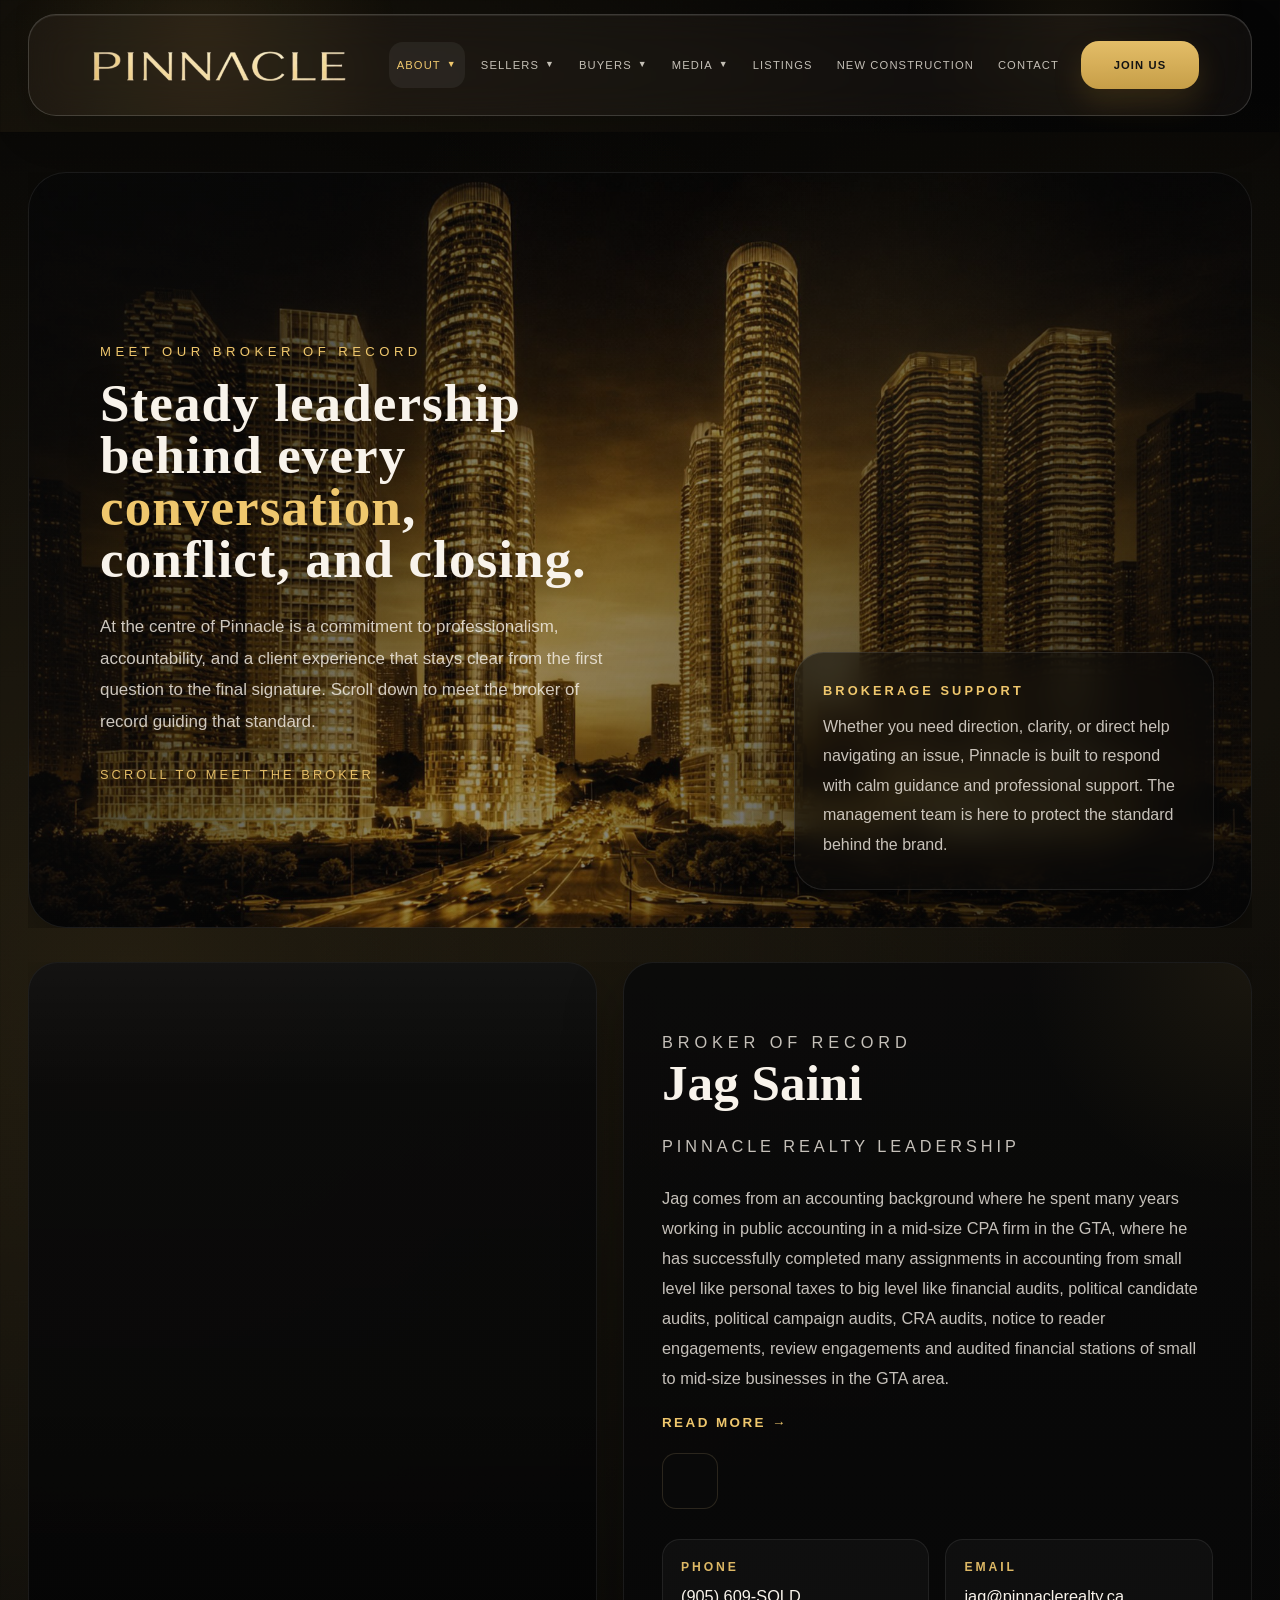
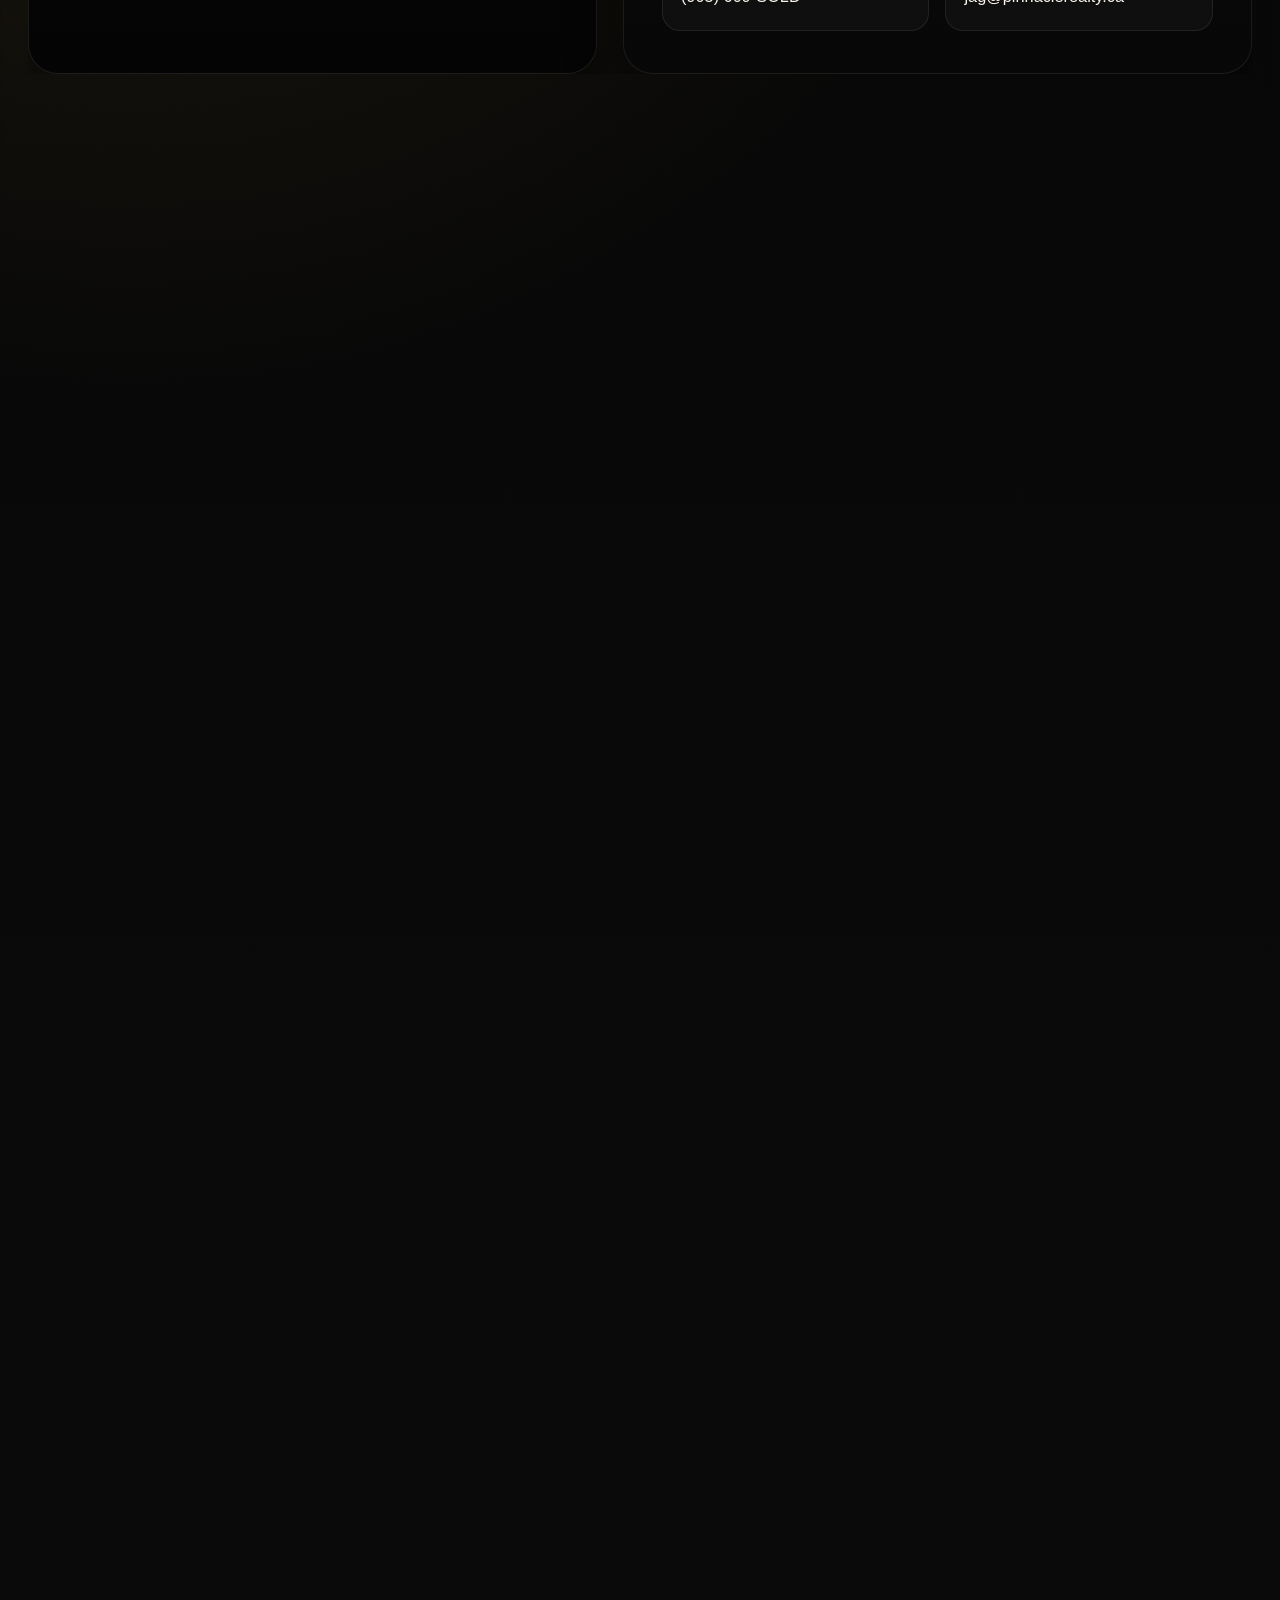
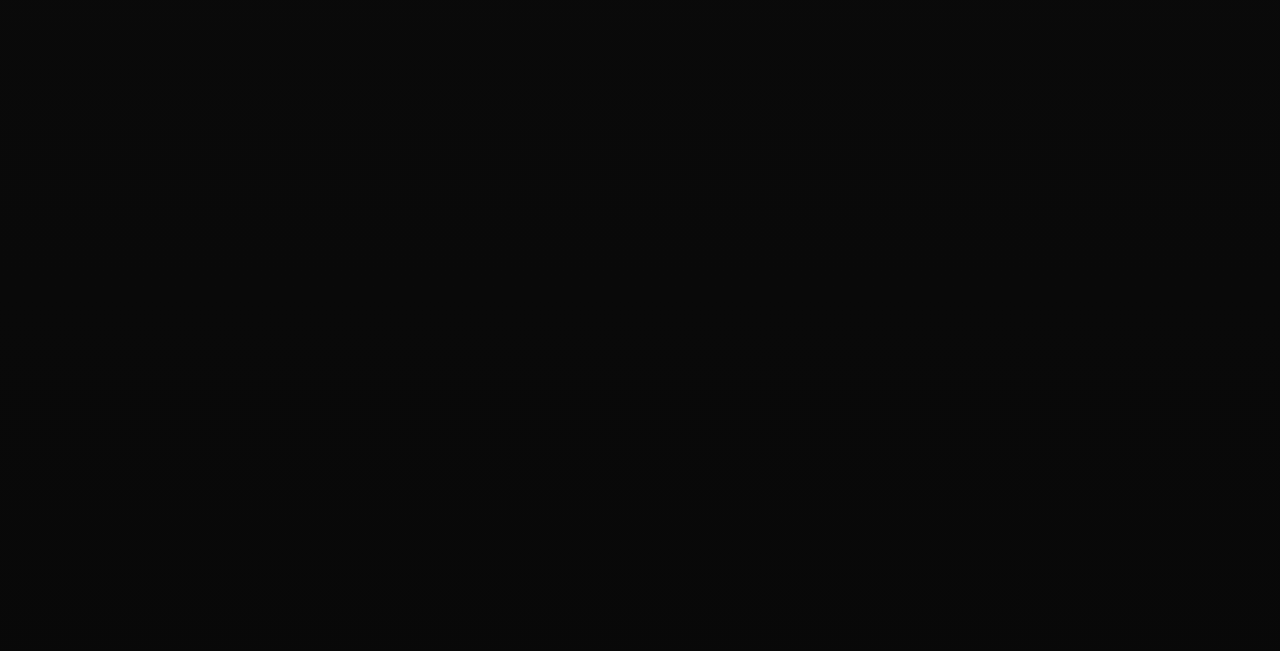
<file: management.html>
<!DOCTYPE html>
<html lang="en">
<head>
  <link rel="icon" href="/pinnacle-favicon.ico" sizes="any">
  <link rel="icon" type="image/png" href="/pinnacle-favicon-32x32.png">
  <link rel="apple-touch-icon" href="/pinnacle-apple-touch-icon.png">
  <meta charset="UTF-8" />
  <meta name="viewport" content="width=device-width, initial-scale=1.0" />
  <title>Management | Pinnacle Realty</title>
  <link rel="stylesheet" href="styles.css" />
  <style>
    .management-page {
      position: relative;
      overflow: hidden;
      background:
        radial-gradient(circle at 10% 16%, rgba(214, 171, 77, 0.14), transparent 22%),
        radial-gradient(circle at 88% 10%, rgba(214, 171, 77, 0.08), transparent 18%),
        linear-gradient(180deg, #050505 0%, #0a0a0a 54%, #050505 100%);
    }

    .management-page::before,
    .management-page::after {
      content: "";
      position: absolute;
      border-radius: 999px;
      pointer-events: none;
      filter: blur(18px);
      opacity: 0.42;
      animation: managementFloat 16s ease-in-out infinite;
    }

    .management-page::before {
      top: 140px;
      right: -120px;
      width: 360px;
      height: 360px;
      background: radial-gradient(circle, rgba(214,171,77,0.14), transparent 70%);
    }

    .management-page::after {
      bottom: 180px;
      left: -140px;
      width: 420px;
      height: 420px;
      background: radial-gradient(circle, rgba(214,171,77,0.10), transparent 72%);
      animation-delay: -6s;
    }

    .management-shell {
      position: relative;
      z-index: 1;
      width: min(1360px, calc(100% - 56px));
      margin: 0 auto;
      padding: 40px 0 96px;
    }

    .management-hero {
      position: relative;
      min-height: 84vh;
      border-radius: 0;
      overflow: visible;
      display: grid;
      grid-template-columns: minmax(0, 1.08fr) minmax(320px, 0.92fr);
      align-items: stretch;
      background: none;
      border: none;
      box-shadow: none;
      isolation: isolate;
    }

    .management-hero::before {
      content: "";
      position: absolute;
      inset: 0;
      background:
        linear-gradient(112deg, rgba(8,8,8,0.82) 12%, rgba(8,8,8,0.42) 46%, rgba(8,8,8,0.86) 100%),
        radial-gradient(circle at 72% 24%, rgba(214,171,77,0.14), transparent 24%),
        url('assets/images/vaughn.jpg') center/cover no-repeat;
      border-radius: 38px;
      box-shadow: 0 34px 80px rgba(0,0,0,0.42);
      border: 1px solid rgba(255,255,255,0.08);
      pointer-events: none;
      z-index: 0;
    }

    .management-copy,
    .management-side-card,
    .broker-image-wrap,
    .broker-copy,
    .contact-banner {
      opacity: 0;
      transform: translateY(34px);
      transition: opacity 0.95s ease, transform 0.95s ease;
      will-change: transform, opacity;
    }

    .broker-image-wrap {
      transform: translateX(-90px);
    }

    .reveal-visible {
      opacity: 1;
      transform: translateY(0);
    }

    .broker-image-wrap.reveal-visible {
      transform: translateX(0);
    }

    .management-copy {
      position: relative;
      z-index: 1;
      padding: 96px 72px 70px;
      display: flex;
      flex-direction: column;
      justify-content: center;
      background: none;
    }

    .management-kicker {
      margin: 0 0 18px;
      font-size: 0.82rem;
      letter-spacing: 0.34em;
      text-transform: uppercase;
      color: #efc76d;
    }

    .management-title {
      margin: 0;
      font-family: Georgia, 'Times New Roman', serif;
      font-size: clamp(2.45rem, 4.15vw, 4.9rem);
      line-height: 0.98;
      letter-spacing: 0.02em;
      color: #f8f3eb;
      max-width: 760px;
      text-shadow: 0 10px 34px rgba(0,0,0,0.34);
    }

    .management-title .accent {
      color: #efc76d;
    }

    .management-description {
      margin: 26px 0 0;
      max-width: 630px;
      font-size: 1.06rem;
      line-height: 1.86;
      color: rgba(245,239,230,0.82);
    }

    .management-scroll-note {
      display: inline-flex;
      align-items: center;
      gap: 12px;
      margin-top: 30px;
      font-size: 0.8rem;
      letter-spacing: 0.24em;
      text-transform: uppercase;
      color: rgba(239,199,109,0.92);
    }


    .management-side-card {
      position: relative;
      z-index: 1;
      align-self: end;
      margin: 0 38px 38px 0;
      padding: 30px 28px;
      border-radius: 30px;
      background: rgba(10,10,10,0.54);
      backdrop-filter: blur(16px);
      -webkit-backdrop-filter: blur(16px);
      border: 1px solid rgba(255,255,255,0.10);
      box-shadow: 0 24px 60px rgba(0,0,0,0.28);
      justify-self: end;
      max-width: 420px;
    }

    .management-side-card p {
      margin: 0;
      color: rgba(245,239,230,0.8);
      line-height: 1.84;
      font-size: 1rem;
    }

    .management-side-card strong {
      display: block;
      margin-bottom: 14px;
      color: #efc76d;
      font-size: 0.8rem;
      letter-spacing: 0.24em;
      text-transform: uppercase;
      font-weight: 700;
    }

    .broker-section {
      margin-top: 34px;
      display: grid;
      grid-template-columns: minmax(320px, 0.95fr) minmax(0, 1.05fr);
      gap: 26px;
      align-items: stretch;
    }

    .broker-image-wrap,
    .broker-copy,
    .contact-banner {
      position: relative;
      border-radius: 30px;
      border: 1px solid rgba(255,255,255,0.08);
      background: linear-gradient(180deg, rgba(10,10,10,0.9), rgba(8,8,8,0.95));
      box-shadow: 0 26px 60px rgba(0,0,0,0.30);
      overflow: hidden;
    }

    .broker-image-wrap {
      min-height: 680px;
    }

    .broker-image-wrap::before {
      content: "";
      position: absolute;
      inset: 0;
      background:
        linear-gradient(180deg, rgba(255,255,255,0.03), transparent 18%),
        linear-gradient(180deg, transparent 58%, rgba(0,0,0,0.44) 100%);
      pointer-events: none;
      z-index: 1;
    }

    .broker-image {
      width: 100%;
      height: 100%;
      object-fit: cover;
      display: block;
    }

    .broker-copy {
      padding: 42px 38px;
    }

    .broker-label {
      margin: 0 0 16px;
      font-size: 0.8rem;
      letter-spacing: 0.3em;
      text-transform: uppercase;
      color: rgba(239,199,109,0.92);
    }

    .broker-name {
      margin: 0;
      font-family: Georgia, 'Times New Roman', serif;
      font-size: clamp(2.25rem, 4vw, 4.2rem);
      line-height: 1.02;
      color: #f8f3eb;
    }

    .broker-role {
      margin: 14px 0 0;
      font-size: 0.9rem;
      letter-spacing: 0.24em;
      text-transform: uppercase;
      color: rgba(245,239,230,0.68);
    }

    .broker-copy > p {
      margin: 22px 0 0;
      color: rgba(245,239,230,0.8);
      line-height: 1.84;
      font-size: 1.02rem;
      max-width: 680px;
    }

    .broker-read-more {
      display: inline-flex;
      align-items: center;
      gap: 10px;
      margin-top: 22px;
      padding: 0;
      background: none;
      border: none;
      cursor: pointer;
      color: #efc76d;
      font-size: 0.84rem;
      letter-spacing: 0.18em;
      text-transform: uppercase;
      font-weight: 700;
      transition: transform 0.22s ease, opacity 0.22s ease;
    }

    .broker-read-more:hover {
      transform: translateX(3px);
      opacity: 0.96;
    }

    .broker-socials {
      margin-top: 22px;
      display: flex;
      flex-wrap: wrap;
      align-items: center;
      justify-content: flex-start;
      gap: 18px;
    }

    .broker-social-link {
      width: 56px;
      height: 56px;
      border-radius: 14px;
      border: 1px solid hsla(40, 20%, 18%, 0.75);
      display: flex;
      align-items: center;
      justify-content: center;
      background: hsla(0, 0%, 4%, 0.95);
      overflow: hidden;
      flex: 0 0 auto;
      transition: transform 0.3s ease, border-color 0.3s ease, box-shadow 0.3s ease;
    }

    .broker-social-link:hover {
      transform: translateY(-2px);
      border-color: hsla(40, 60%, 50%, 0.35);
      box-shadow: 0 10px 24px hsla(0, 0%, 0%, 0.24);
    }

    .broker-social-icon {
      width: 100%;
      height: 100%;
      object-fit: cover;
      display: block;
    }

    .management-bio-modal {
      position: fixed;
      inset: 0;
      z-index: 1200;
      display: none;
      align-items: center;
      justify-content: center;
      padding: 24px;
      background: rgba(0, 0, 0, 0.72);
      backdrop-filter: blur(10px);
      -webkit-backdrop-filter: blur(10px);
      overscroll-behavior: contain;
      touch-action: none;
    }

    .management-bio-modal.is-open {
      display: flex;
    }

    .management-bio-dialog {
      position: relative;
      width: min(920px, 100%);
      max-height: min(86vh, 920px);
      border-radius: 28px;
      overflow: hidden;
      background: linear-gradient(180deg, rgba(10,10,10,0.97), rgba(8,8,8,0.98));
      border: 1px solid rgba(255,255,255,0.08);
      box-shadow: 0 28px 90px rgba(0,0,0,0.45);
    }

    .management-bio-dialog::before {
      content: "";
      position: absolute;
      inset: 0;
      background: radial-gradient(circle at 100% 0%, rgba(214,171,77,0.08), transparent 24%);
      pointer-events: none;
    }

    .management-bio-scroll {
      position: relative;
      z-index: 1;
      max-height: min(86vh, 920px);
      overflow-y: auto;
      padding: 34px 32px 30px;
      overscroll-behavior: contain;
      touch-action: pan-y;
    }
    html.management-modal-lock,
    body.management-modal-lock {
      overflow: hidden;
      height: 100vh;
      touch-action: none;
      overscroll-behavior: none;
    }

    .management-bio-close {
      position: sticky;
      top: 0;
      margin-left: auto;
      display: inline-flex;
      align-items: center;
      justify-content: center;
      width: 46px;
      height: 46px;
      border-radius: 999px;
      border: 1px solid rgba(255,255,255,0.10);
      background: rgba(255,255,255,0.05);
      color: #f8f3eb;
      font-size: 1.1rem;
      cursor: pointer;
      transition: transform 0.22s ease, background 0.22s ease;
      z-index: 2;
    }

    .management-bio-close:hover {
      transform: translateY(-1px);
      background: rgba(255,255,255,0.08);
    }

    .management-bio-header {
      margin-top: 18px;
      padding-bottom: 22px;
      border-bottom: 1px solid rgba(255,255,255,0.08);
    }

    .management-bio-header .broker-label {
      margin-bottom: 12px;
    }

    .management-bio-title {
      margin: 0;
      font-family: Georgia, 'Times New Roman', serif;
      font-size: clamp(2rem, 3vw, 3.2rem);
      line-height: 1.02;
      letter-spacing: 0.02em;
      color: #f8f3eb;
      text-shadow: 0 10px 34px rgba(0,0,0,0.34);
    }

    .management-bio-body {
      margin-top: 24px;
      display: grid;
      gap: 18px;
    }

    .management-bio-body p {
      margin: 0;
      color: rgba(245,239,230,0.84);
      font-size: 1rem;
      line-height: 1.9;
    }

    .broker-contact-grid {
      margin-top: 30px;
      display: grid;
      grid-template-columns: repeat(2, minmax(0, 1fr));
      gap: 16px;
    }

    .broker-contact-card {
      padding: 20px 18px;
      border-radius: 18px;
      background: rgba(255,255,255,0.03);
      border: 1px solid rgba(255,255,255,0.08);
      opacity: 0;
      transform: translateY(18px);
      transition: opacity 0.8s ease, transform 0.8s ease;
    }

    .broker-copy.reveal-visible .broker-contact-card {
      opacity: 1;
      transform: translateY(0);
    }

    .broker-copy.reveal-visible .broker-contact-card:nth-child(1) {
      transition-delay: 140ms;
    }

    .broker-copy.reveal-visible .broker-contact-card:nth-child(2) {
      transition-delay: 260ms;
    }

    .broker-contact-label {
      display: block;
      margin-bottom: 10px;
      color: rgba(239,199,109,0.92);
      font-size: 0.76rem;
      letter-spacing: 0.24em;
      text-transform: uppercase;
      font-weight: 700;
    }

    .broker-contact-link {
      color: #f8f3eb;
      font-size: 1.02rem;
      line-height: 1.55;
      word-break: break-word;
    }

    .broker-contact-link:hover {
      color: #efc76d;
    }

    .contact-banner {
      margin-top: 26px;
      padding: 34px 32px;
      display: grid;
      grid-template-columns: minmax(0, 1fr) auto;
      gap: 22px;
      align-items: center;
    }

    .contact-banner::before,
    .broker-copy::before {
      content: "";
      position: absolute;
      inset: 0;
      background: radial-gradient(circle at 100% 0%, rgba(214,171,77,0.08), transparent 24%);
      pointer-events: none;
    }

    .contact-banner-label {
      margin: 0 0 14px;
      font-size: 0.78rem;
      letter-spacing: 0.28em;
      text-transform: uppercase;
      color: rgba(239,199,109,0.92);
    }

    .contact-banner h2 {
      position: relative;
      margin: 0;
      font-family: Georgia, 'Times New Roman', serif;
      font-size: clamp(2rem, 3vw, 3rem);
      line-height: 1.06;
      color: #f8f3eb;
      max-width: 660px;
    }

    .contact-banner p {
      position: relative;
      margin: 16px 0 0;
      color: rgba(245,239,230,0.78);
      line-height: 1.8;
      font-size: 1rem;
      max-width: 700px;
    }

    .contact-banner-actions {
      display: flex;
      flex-wrap: wrap;
      gap: 12px;
      justify-content: flex-end;
    }

    .management-btn {
      display: inline-flex;
      align-items: center;
      justify-content: center;
      min-height: 54px;
      padding: 0 24px;
      border-radius: 16px;
      font-size: 0.78rem;
      letter-spacing: 0.16em;
      text-transform: uppercase;
      font-weight: 700;
      transition: transform 0.22s ease, background 0.22s ease, box-shadow 0.22s ease, color 0.22s ease;
      white-space: nowrap;
    }

    .management-btn-primary {
      background: linear-gradient(180deg, rgba(239,199,109,0.95), rgba(214,171,77,0.92));
      color: #131313;
      box-shadow: 0 18px 34px rgba(201,152,52,0.18);
    }

    .management-btn-primary:hover {
      transform: translateY(-2px);
      box-shadow: 0 22px 38px rgba(201,152,52,0.24);
    }

    .management-btn-secondary {
      background: rgba(255,255,255,0.05);
      border: 1px solid rgba(255,255,255,0.12);
      color: #f5efe6;
    }

    .management-btn-secondary:hover {
      transform: translateY(-2px);
      background: rgba(255,255,255,0.08);
    }

    @keyframes managementFloat {
      0%, 100% { transform: translate3d(0, 0, 0); }
      50% { transform: translate3d(0, -20px, 0); }
    }

    @media (max-width: 1120px) {
      .management-hero,
      .broker-section,
      .contact-banner {
        grid-template-columns: 1fr;
      }

      .management-copy {
        padding: 84px 36px 34px;
      }

      .management-side-card {
        margin: 0 36px 36px;
        justify-self: start;
      }

      .contact-banner-actions {
        justify-content: flex-start;
      }

      .broker-contact-grid {
        grid-template-columns: 1fr;
      }
    }

    @media (max-width: 820px) {
      .management-shell {
        width: min(100%, calc(100% - 20px));
        padding: 24px 0 64px;
      }

      .management-hero {
        min-height: auto;
        border-radius: 0;
      }
      .management-hero::before {
        border-radius: 28px;
      }

      .management-copy {
        padding: 70px 22px 24px;
        text-align: center;
        align-items: center;
      }
      .management-kicker,
      .management-scroll-note {
        max-width: 100%;
        white-space: normal;
        overflow-wrap: break-word;
      }

      .management-title {
        font-size: clamp(1.7rem, 6.2vw, 2.6rem);
        max-width: 100%;
        word-break: normal;
        overflow-wrap: break-word;
        hyphens: auto;
        line-height: 1.05;
      }

      .management-description {
        margin-top: 18px;
        font-size: 0.92rem;
        line-height: 1.7;
        max-width: 100%;
        word-break: normal;
        overflow-wrap: break-word;
      }

      .broker-copy > p,
      .contact-banner p {
        font-size: 0.96rem;
        line-height: 1.72;
        max-width: 100%;
        word-break: normal;
        overflow-wrap: break-word;
      }

      .management-side-card {
        margin: 0 auto 22px;
        padding: 24px 20px;
        border-radius: 24px;
        text-align: center;
        max-width: 92%;
      }
      .management-side-card p {
        text-align: center;
      }

      .transaction-image-wrap {
        display: none;
      }

      .broker-copy,
      .contact-banner {
        padding: 24px 20px;
        border-radius: 24px;
      }

      .broker-contact-grid,
      .transaction-contact-grid {
        grid-template-columns: 1fr;
      }

      .contact-banner-actions {
        flex-direction: column;
        align-items: stretch;
      }

      .management-btn {
        width: 100%;
      }
      .broker-social-link {
        width: 50px;
        height: 50px;
        border-radius: 12px;
      }

      .management-bio-scroll {
        max-height: min(86vh, 920px);
        overflow-y: auto;
        scrollbar-width: thin;
        scrollbar-color: rgba(239,199,109,0.55) rgba(255,255,255,0.06);
      }

      .management-bio-scroll::-webkit-scrollbar {
        width: 10px;
      }

      .management-bio-scroll::-webkit-scrollbar-track {
        background: rgba(255,255,255,0.05);
      }

      .management-bio-scroll::-webkit-scrollbar-thumb {
        background: rgba(239,199,109,0.55);
        border-radius: 999px;
      }
    }
    .transaction-copy,
    .transaction-image-wrap {
      opacity: 0;
      transition: opacity 0.95s ease, transform 0.95s ease;
      will-change: transform, opacity;
    }

    .marketing-copy,
    .marketing-image-wrap {
      opacity: 0;
      transition: opacity 0.95s ease, transform 0.95s ease;
      will-change: transform, opacity;
    }

    .marketing-copy {
      transform: translateX(90px);
    }

    .marketing-image-wrap {
      transform: translateX(-90px);
    }

    .marketing-copy.reveal-visible,
    .marketing-image-wrap.reveal-visible {
      opacity: 1;
      transform: translateX(0);
    }

    .transaction-copy {
      transform: translateX(-90px);
    }

    .transaction-image-wrap {
      transform: translateX(90px);
    }

    .transaction-copy.reveal-visible,
    .transaction-image-wrap.reveal-visible {
      opacity: 1;
      transform: translateX(0);
    }

    .transaction-section {
      margin-top: 26px;
      display: grid;
      grid-template-columns: minmax(0, 1.05fr) minmax(320px, 0.95fr);
      gap: 26px;
      align-items: stretch;
    }

    .transaction-copy,
    .transaction-image-wrap {
      position: relative;
      border-radius: 30px;
      border: 1px solid rgba(255,255,255,0.08);
      background: linear-gradient(180deg, rgba(10,10,10,0.9), rgba(8,8,8,0.95));
      box-shadow: 0 26px 60px rgba(0,0,0,0.30);
      overflow: hidden;
    }

    .transaction-copy::before,
    .transaction-image-wrap::before {
      content: "";
      position: absolute;
      inset: 0;
      background:
        linear-gradient(180deg, rgba(255,255,255,0.03), transparent 18%),
        linear-gradient(180deg, transparent 58%, rgba(0,0,0,0.44) 100%);
      pointer-events: none;
    }

    .transaction-copy {
      padding: 42px 38px;
    }

    .transaction-image-wrap {
      min-height: 680px;
    }

    .transaction-image {
      width: 100%;
      height: 100%;
      object-fit: cover;
      display: block;
    }

    .transaction-label {
      margin: 0 0 16px;
      font-size: 0.8rem;
      letter-spacing: 0.3em;
      text-transform: uppercase;
      color: rgba(239,199,109,0.92);
    }

    .transaction-name {
      margin: 0;
      font-family: Georgia, 'Times New Roman', serif;
      font-size: clamp(2.25rem, 4vw, 4.2rem);
      line-height: 1.02;
      color: #f8f3eb;
    }

    .transaction-role {
      margin: 14px 0 0;
      font-size: 0.9rem;
      letter-spacing: 0.24em;
      text-transform: uppercase;
      color: rgba(245,239,230,0.68);
    }

    .transaction-copy > p {
      margin: 22px 0 0;
      color: rgba(245,239,230,0.8);
      line-height: 1.84;
      font-size: 1.02rem;
      max-width: 680px;
    }

    .transaction-read-more {
      display: inline-flex;
      align-items: center;
      gap: 10px;
      margin-top: 22px;
      padding: 0;
      background: none;
      border: none;
      cursor: pointer;
      color: #efc76d;
      font-size: 0.84rem;
      letter-spacing: 0.18em;
      text-transform: uppercase;
      font-weight: 700;
      transition: transform 0.22s ease, opacity 0.22s ease;
    }

    .transaction-read-more:hover {
      transform: translateX(3px);
      opacity: 0.96;
    }

    .transaction-contact-grid {
      margin-top: 30px;
      display: grid;
      grid-template-columns: repeat(2, minmax(0, 1fr));
      gap: 16px;
    }

    .transaction-contact-card {
      padding: 20px 18px;
      border-radius: 18px;
      background: rgba(255,255,255,0.03);
      border: 1px solid rgba(255,255,255,0.08);
      opacity: 0;
      transform: translateY(18px);
      transition: opacity 0.8s ease, transform 0.8s ease;
    }

    .transaction-copy.reveal-visible .transaction-contact-card {
      opacity: 1;
      transform: translateY(0);
    }

    .transaction-copy.reveal-visible .transaction-contact-card:nth-child(1) {
      transition-delay: 140ms;
    }

    .transaction-copy.reveal-visible .transaction-contact-card:nth-child(2) {
      transition-delay: 260ms;
    }

    .transaction-contact-label {
      display: block;
      margin-bottom: 10px;
      color: rgba(239,199,109,0.92);
      font-size: 0.76rem;
      letter-spacing: 0.24em;
      text-transform: uppercase;
      font-weight: 700;
    }

    .transaction-contact-link {
      color: #f8f3eb;
      font-size: 1.02rem;
      line-height: 1.55;
      word-break: break-word;
    }

    .transaction-contact-link:hover {
      color: #efc76d;
    }
    @media (max-width: 1120px) {
      .transaction-section {
        grid-template-columns: 1fr;
      }
    }

    @media (max-width: 820px) {
      .transaction-section {
        grid-template-columns: 1fr;
      }

      .transaction-image-wrap {
        display: none;
      }
      .broker-image-wrap {
        display: none;
      }

      .transaction-copy {
        padding: 24px 20px;
        border-radius: 24px;
      }

      .transaction-contact-grid {
        grid-template-columns: 1fr;
      }
    }

    .marketing-section {
      margin-top: 26px;
      display: grid;
      grid-template-columns: minmax(320px, 0.95fr) minmax(0, 1.05fr);
      gap: 26px;
      align-items: stretch;
    }

    .marketing-image-wrap,
    .marketing-copy {
      position: relative;
      border-radius: 30px;
      border: 1px solid rgba(255,255,255,0.08);
      background: linear-gradient(180deg, rgba(10,10,10,0.9), rgba(8,8,8,0.95));
      box-shadow: 0 26px 60px rgba(0,0,0,0.30);
      overflow: hidden;
    }

    .marketing-image-wrap::before,
    .marketing-copy::before {
      content: "";
      position: absolute;
      inset: 0;
      background:
        linear-gradient(180deg, rgba(255,255,255,0.03), transparent 18%),
        linear-gradient(180deg, transparent 58%, rgba(0,0,0,0.44) 100%);
      pointer-events: none;
    }

    .marketing-image-wrap {
      min-height: 680px;
    }

    .marketing-image {
      width: 100%;
      height: 100%;
      object-fit: cover;
      display: block;
    }

    .marketing-copy {
      padding: 42px 38px;
    }

    .marketing-label {
      margin: 0 0 16px;
      font-size: 0.8rem;
      letter-spacing: 0.3em;
      text-transform: uppercase;
      color: rgba(239,199,109,0.92);
    }

    .marketing-name {
      margin: 0;
      font-family: Georgia, 'Times New Roman', serif;
      font-size: clamp(2.25rem, 4vw, 4.2rem);
      line-height: 1.02;
      color: #f8f3eb;
    }

    .marketing-role {
      margin: 14px 0 0;
      font-size: 0.9rem;
      letter-spacing: 0.24em;
      text-transform: uppercase;
      color: rgba(245,239,230,0.68);
    }

    .marketing-copy > p {
      margin: 22px 0 0;
      color: rgba(245,239,230,0.8);
      line-height: 1.84;
      font-size: 1.02rem;
      max-width: 680px;
    }

    .marketing-read-more {
      display: inline-flex;
      align-items: center;
      gap: 10px;
      margin-top: 22px;
      padding: 0;
      background: none;
      border: none;
      cursor: pointer;
      color: #efc76d;
      font-size: 0.84rem;
      letter-spacing: 0.18em;
      text-transform: uppercase;
      font-weight: 700;
      transition: transform 0.22s ease, opacity 0.22s ease;
    }

    .marketing-read-more:hover {
      transform: translateX(3px);
      opacity: 0.96;
    }

    .marketing-socials {
      margin-top: 22px;
      display: flex;
      flex-wrap: wrap;
      align-items: center;
      justify-content: flex-start;
      gap: 18px;
    }

    .marketing-social-link {
      width: 56px;
      height: 56px;
      border-radius: 14px;
      border: 1px solid hsla(40, 20%, 18%, 0.75);
      display: flex;
      align-items: center;
      justify-content: center;
      background: hsla(0, 0%, 4%, 0.95);
      overflow: hidden;
      flex: 0 0 auto;
      transition: transform 0.3s ease, border-color 0.3s ease, box-shadow 0.3s ease;
    }

    .marketing-social-link:hover {
      transform: translateY(-2px);
      border-color: hsla(40, 60%, 50%, 0.35);
      box-shadow: 0 10px 24px hsla(0, 0%, 0%, 0.24);
    }

    .marketing-social-icon {
      width: 100%;
      height: 100%;
      object-fit: cover;
      display: block;
    }

    .marketing-contact-grid {
      margin-top: 30px;
      display: grid;
      grid-template-columns: repeat(2, minmax(0, 1fr));
      gap: 16px;
    }

    .marketing-contact-card {
      padding: 20px 18px;
      border-radius: 18px;
      background: rgba(255,255,255,0.03);
      border: 1px solid rgba(255,255,255,0.08);
      opacity: 0;
      transform: translateY(18px);
      transition: opacity 0.8s ease, transform 0.8s ease;
    }

    .marketing-copy.reveal-visible .marketing-contact-card {
      opacity: 1;
      transform: translateY(0);
    }

    .marketing-copy.reveal-visible .marketing-contact-card:nth-child(1) {
      transition-delay: 140ms;
    }

    .marketing-copy.reveal-visible .marketing-contact-card:nth-child(2) {
      transition-delay: 260ms;
    }

    .marketing-contact-label {
      display: block;
      margin-bottom: 10px;
      color: rgba(239,199,109,0.92);
      font-size: 0.76rem;
      letter-spacing: 0.24em;
      text-transform: uppercase;
      font-weight: 700;
    }

    .marketing-contact-link {
      color: #f8f3eb;
      font-size: 1.02rem;
      line-height: 1.55;
      word-break: break-word;
    }

    .marketing-contact-link:hover {
      color: #efc76d;
    }

    @media (max-width: 1120px) {
      .marketing-section {
        grid-template-columns: 1fr;
      }

      .marketing-contact-grid {
        grid-template-columns: 1fr;
      }
    }

    @media (max-width: 820px) {
      .marketing-section {
        grid-template-columns: 1fr;
      }

      .marketing-image-wrap {
        display: none;
      }

      .marketing-copy {
        padding: 24px 20px;
        border-radius: 24px;
      }

      .marketing-social-link {
        width: 50px;
        height: 50px;
        border-radius: 12px;
      }

      .marketing-contact-grid {
        grid-template-columns: 1fr;
      }
    }
  </style>
</head>
<body data-page="management" data-title="Management">
  <div id="site-header"></div>

  <main class="management-page" aria-label="Management page">
    <div class="management-shell">
      <section class="management-hero">
        <div class="management-copy reveal-on-scroll">
          <p class="management-kicker">Meet our broker of record</p>
          <h1 class="management-title">Steady leadership behind every <span class="accent">conversation</span>, conflict, and closing.</h1>
          <p class="management-description">At the centre of Pinnacle is a commitment to professionalism, accountability, and a client experience that stays clear from the first question to the final signature. Scroll down to meet the broker of record guiding that standard.</p>
          <span class="management-scroll-note">Scroll to meet the broker</span>
        </div>

        <aside class="management-side-card reveal-on-scroll" aria-label="Management intro">
          <strong>Brokerage support</strong>
          <p>Whether you need direction, clarity, or direct help navigating an issue, Pinnacle is built to respond with calm guidance and professional support. The management team is here to protect the standard behind the brand.</p>
        </aside>
      </section>

      <section class="broker-section">
        <div class="broker-image-wrap reveal-on-scroll" aria-label="Broker of record portrait">
          <img src="assets/images/jagdeep-saini.jpg" alt="Jag Saini, Broker of Record" class="broker-image" />
        </div>

        <article class="broker-copy reveal-on-scroll">
          <p class="broker-label">Broker of Record</p>
          <h2 class="broker-name">Jag Saini</h2>
          <p class="broker-role">Pinnacle Realty Leadership</p>
          <p>Jag comes from an accounting background where he spent many years working in public accounting in a mid-size CPA firm in the GTA, where he has successfully completed many assignments in accounting from small level like personal taxes to big level like financial audits, political candidate audits, political campaign audits, CRA audits, notice to reader engagements, review engagements and audited financial stations of small to mid-size businesses in the GTA area.</p>
          <button type="button" class="broker-read-more" id="brokerReadMore">Read More →</button>

          <div class="broker-socials" aria-label="Broker social links">
            <a href="https://www.linkedin.com/in/jagsaini416/" class="broker-social-link" aria-label="LinkedIn" target="_blank" rel="noopener noreferrer">
              <img src="assets/images/linkedin-logo.jpg" alt="LinkedIn" class="broker-social-icon" />
            </a>
          </div>

          <div class="broker-contact-grid">
            <div class="broker-contact-card">
              <span class="broker-contact-label">Phone</span>
              <a href="tel:9056097653" class="broker-contact-link">(905) 609-SOLD</a>
            </div>
            <div class="broker-contact-card">
              <span class="broker-contact-label">Email</span>
              <a href="mailto:jagdeep@pinnaclerealty.ca" class="broker-contact-link">jag@pinnaclerealty.ca</a>
            </div>
          </div>
        </article>
      </section>
      <section class="transaction-section">
        <article class="transaction-copy reveal-on-scroll">
          <p class="transaction-label">Transaction Manager</p>
          <h2 class="transaction-name">Rupinder Kaur</h2>
          <p class="transaction-role">Pinnacle Realty Operations</p>
          <p>Rupinder Kaur comes from a strong analytical and organizational background, supported by a Bachelor’s degree with a focus in Mathematics and a Diploma in Computer Applications. Her academic foundation, combined with her experience as a member of the Ontario College of Teachers and a Registered Early Childhood Educator, reflects her attention to detail, precision, and structured approach to every responsibility she takes on.</p>
          <button type="button" class="transaction-read-more" id="transactionReadMore">Read More →</button>

          <div class="transaction-contact-grid">
            <div class="transaction-contact-card">
              <span class="transaction-contact-label">Phone</span>
              <a href="tel:9056097653" class="transaction-contact-link">(905) 609-SOLD</a>
            </div>
            <div class="transaction-contact-card">
              <span class="transaction-contact-label">Email</span>
              <a href="mailto:deals@pinnaclerealty.ca" class="transaction-contact-link">deals@pinnaclerealty.ca</a>
            </div>
          </div>
        </article>

        <div class="transaction-image-wrap reveal-on-scroll" aria-label="Transaction manager portrait">
          <img src="assets/images/rupinder-kaur.jpg" alt="Rupinder Kaur, Transaction Manager" class="transaction-image" />
        </div>
      </section>

      <section class="marketing-section">
        <div class="marketing-image-wrap reveal-on-scroll" aria-label="Marketing manager portrait">
          <img src="assets/images/sid-kamboj.jpg" alt="Sid Kamboj, Marketing Manager" class="marketing-image" />
        </div>

        <article class="marketing-copy reveal-on-scroll">
          <p class="marketing-label">Marketing Manager</p>
          <h2 class="marketing-name">Sid Kamboj</h2>
          <p class="marketing-role">Pinnacle Realty Marketing</p>
          <p>Sid Kamboj comes from a technology-driven and entrepreneurial background, built through his journey as a software student and independent web developer. As a homeschooled student with a focus on computer science, Sid has developed a deep understanding of modern digital systems, combining technical skill with real-world experience in building and managing online platforms for businesses.</p>
          <button type="button" class="marketing-read-more" id="marketingReadMore">Read More →</button>

          <div class="marketing-socials" aria-label="Marketing manager social links">
            <a href="https://www.linkedin.com/in/sidhant-kamboj-ba406839b/" class="marketing-social-link" aria-label="LinkedIn" target="_blank" rel="noopener noreferrer">
              <img src="assets/images/linkedin-logo.jpg" alt="LinkedIn" class="marketing-social-icon" />
            </a>
          </div>

          <div class="marketing-contact-grid">
            <div class="marketing-contact-card">
              <span class="marketing-contact-label">Phone</span>
              <a href="tel:9056097653" class="marketing-contact-link">(905) 609-SOLD</a>
            </div>
            <div class="marketing-contact-card">
              <span class="marketing-contact-label">Email</span>
              <a href="mailto:marketing@pinnaclerealty.ca" class="marketing-contact-link">marketing@pinnaclerealty.ca</a>
            </div>
          </div>
        </article>
      </section>

      <section class="contact-banner reveal-on-scroll">
        <div>
          <p class="contact-banner-label">Need support?</p>
          <h2>Have a question, concern, or need help resolving something with confidence?</h2>
          <p>Reach out through the contact page and let Pinnacle assist with questions, communication, and brokerage-level support. We’re here to help make the next step clearer.</p>
        </div>
        <div class="contact-banner-actions">
          <a href="contact.html" class="management-btn management-btn-primary">Contact Pinnacle</a>
          <a href="about.html" class="management-btn management-btn-secondary">Back to About</a>
        </div>
      </section>
    </div>
      <div class="management-bio-modal" id="managementBioModal" aria-hidden="true">
        <div class="management-bio-dialog" role="dialog" aria-modal="true" aria-labelledby="management-bio-title">
          <div class="management-bio-scroll">
            <button type="button" class="management-bio-close" id="managementBioClose" aria-label="Close biography">✕</button>
            <div class="management-bio-header">
              <p class="broker-label">Broker of Record</p>
              <h2 class="management-bio-title" id="management-bio-title">Jag Saini</h2>
            </div>
            <div class="management-bio-body">
              <p>Jag comes from an accounting background where he spent many years working in public accounting in a mid-size CPA firm in the GTA, where he has successfully completed many assignments in accounting from small level like personal taxes to big level like financial audits, political candidate audits, political campaign audits, CRA audits, notice to reader engagements, review engagements and audited financial stations of small to mid-size businesses in the GTA area.</p>
              <p>Jag is a Licensed Broker in Ontario, Broker of record, Founder &amp; CEO at Pinnacle. Jag has a decade long experience in real estate sales and advisory in both residential and commercial sector, Jag started as a Commercial sales representative, where he completed many transactions in several asset class like retail, supply chain logistics, industrial and investment.</p>
              <p>Strong broker leadership shapes the tone of every real estate experience. From supporting clients and agents to helping resolve questions with professionalism, our broker of record helps ensure that service, compliance, and communication stay aligned with the standard Pinnacle represents.</p>
              <p>Whether you're reaching out for guidance, seeking more clarity about a process, or simply want to connect with someone at the leadership level, Pinnacle welcomes the conversation.</p>
            </div>
          </div>
        </div>
      </div>
      <div class="management-bio-modal" id="transactionBioModal" aria-hidden="true">
        <div class="management-bio-dialog" role="dialog" aria-modal="true" aria-labelledby="transaction-bio-title">
          <div class="management-bio-scroll">
            <button type="button" class="management-bio-close" id="transactionBioClose" aria-label="Close biography">✕</button>
            <div class="management-bio-header">
              <p class="transaction-label">Transaction Manager</p>
              <h2 class="management-bio-title" id="transaction-bio-title">Rupinder Kaur</h2>
            </div>
            <div class="management-bio-body">
              <p>Rupinder Kaur comes from a strong analytical and organizational background, supported by a Bachelor’s degree with a focus in Mathematics and a Diploma in Computer Applications. Her academic foundation, combined with her experience as a member of the Ontario College of Teachers and a Registered Early Childhood Educator, reflects her attention to detail, precision, and structured approach to every responsibility she takes on.</p>
              <p>With a natural strength in calculations, data handling, and systems-based thinking, Rupinder plays a key role in supporting transaction processes with accuracy and efficiency. Her ability to manage timelines, organize documentation, and ensure every detail is handled correctly allows transactions to move forward smoothly without delays or confusion.</p>
              <p>Strong transaction management is essential to delivering a seamless real estate experience. From coordinating paperwork and tracking key deadlines to maintaining clear communication between all parties involved, Rupinder helps ensure that every step of the process is completed with consistency and professionalism while upholding the standard Pinnacle represents.</p>
              <p>Whether you’re navigating a transaction, need support with documentation, or are looking for clarity throughout the process, Rupinder Kaur is committed to delivering a smooth, well-managed, and detail-oriented experience from start to finish.</p>
            </div>
          </div>
        </div>
      </div>
      <div class="management-bio-modal" id="marketingBioModal" aria-hidden="true">
        <div class="management-bio-dialog" role="dialog" aria-modal="true" aria-labelledby="marketing-bio-title">
          <div class="management-bio-scroll">
            <button type="button" class="management-bio-close" id="marketingBioClose" aria-label="Close biography">✕</button>
            <div class="management-bio-header">
              <p class="marketing-label">Marketing Manager</p>
              <h2 class="management-bio-title" id="marketing-bio-title">Sid Kamboj</h2>
            </div>
            <div class="management-bio-body">
              <p>Sid Kamboj comes from a technology-driven and entrepreneurial background, built through his journey as a software student and independent web developer. As a homeschooled student with a focus on computer science, Sid has developed a deep understanding of modern digital systems, combining technical skill with real-world experience in building and managing online platforms for businesses.</p>
              <p>With hands-on experience in website development, branding, and client-focused digital solutions, Sid brings a practical and forward-thinking approach to marketing. His ability to design, build, and optimize web experiences allows Pinnacle to maintain a strong, modern presence across all digital channels, ensuring every platform reflects the professionalism and standard of the brand.</p>
              <p>With a natural strength in problem-solving, visual structure, and performance-driven design, Sid plays a key role in shaping how Pinnacle connects with its audience. From developing high-converting websites and landing pages to managing digital outreach and brand consistency, every detail is approached with precision and purpose.</p>
              <p>Strong marketing in today’s market is built on both strategy and execution. By combining technical development with marketing insight, Sid ensures that Pinnacle not only looks professional but performs effectively—attracting the right audience and supporting agents with tools that drive real results.</p>
              <p>Whether you're promoting a listing, building your personal brand, or looking to elevate your digital presence, Sid Kamboj is committed to delivering modern, efficient, and results-focused marketing support from start to finish.</p>
            </div>
          </div>
        </div>
      </div>
  </main>

  <div id="site-footer"></div>
  <script src="script.js"></script>
  <script>
    (() => {
      const revealItems = document.querySelectorAll('.reveal-on-scroll');
      if (revealItems.length) {
        const observer = new IntersectionObserver((entries) => {
          entries.forEach((entry) => {
            if (entry.isIntersecting) {
              entry.target.classList.add('reveal-visible');
              observer.unobserve(entry.target);
            }
          });
        }, {
          threshold: 0.18,
          rootMargin: '0px 0px -8% 0px'
        });

        revealItems.forEach((item, index) => {
          item.style.transitionDelay = `${index * 90}ms`;
          observer.observe(item);
        });
      }

      const brokerReadMore = document.getElementById('brokerReadMore');
      const managementBioModal = document.getElementById('managementBioModal');
      const managementBioClose = document.getElementById('managementBioClose');
      const transactionReadMore = document.getElementById('transactionReadMore');
      const transactionBioModal = document.getElementById('transactionBioModal');
      const transactionBioClose = document.getElementById('transactionBioClose');
      const marketingReadMore = document.getElementById('marketingReadMore');
      const marketingBioModal = document.getElementById('marketingBioModal');
      const marketingBioClose = document.getElementById('marketingBioClose');

      let savedManagementScrollY = 0;

      const lockManagementScroll = () => {
        savedManagementScrollY = window.scrollY || document.documentElement.scrollTop;
        document.documentElement.classList.add('management-modal-lock');
        document.body.classList.add('management-modal-lock');
        document.body.style.position = 'fixed';
        document.body.style.top = `-${savedManagementScrollY}px`;
        document.body.style.left = '0';
        document.body.style.right = '0';
        document.body.style.width = '100%';
      };

      const unlockManagementScroll = () => {
        document.documentElement.classList.remove('management-modal-lock');
        document.body.classList.remove('management-modal-lock');
        document.body.style.position = '';
        document.body.style.top = '';
        document.body.style.left = '';
        document.body.style.right = '';
        document.body.style.width = '';
        window.scrollTo(0, savedManagementScrollY);
      };

      const closeManagementBio = () => {
        managementBioModal?.classList.remove('is-open');
        managementBioModal?.setAttribute('aria-hidden', 'true');
        unlockManagementScroll();
        brokerReadMore?.focus();
      };
      const closeTransactionBio = () => {
        transactionBioModal?.classList.remove('is-open');
        transactionBioModal?.setAttribute('aria-hidden', 'true');
        unlockManagementScroll();
        transactionReadMore?.focus();
      };
      const closeMarketingBio = () => {
        marketingBioModal?.classList.remove('is-open');
        marketingBioModal?.setAttribute('aria-hidden', 'true');
        unlockManagementScroll();
        marketingReadMore?.focus();
      };

      brokerReadMore?.addEventListener('click', () => {
        managementBioModal?.classList.add('is-open');
        managementBioModal?.setAttribute('aria-hidden', 'false');
        lockManagementScroll();
      });
      transactionReadMore?.addEventListener('click', () => {
        transactionBioModal?.classList.add('is-open');
        transactionBioModal?.setAttribute('aria-hidden', 'false');
        lockManagementScroll();
      });
      marketingReadMore?.addEventListener('click', () => {
        marketingBioModal?.classList.add('is-open');
        marketingBioModal?.setAttribute('aria-hidden', 'false');
        lockManagementScroll();
      });

      managementBioClose?.addEventListener('click', closeManagementBio);
      transactionBioClose?.addEventListener('click', closeTransactionBio);
      marketingBioClose?.addEventListener('click', closeMarketingBio);

      managementBioModal?.addEventListener('click', (event) => {
        if (event.target === managementBioModal) closeManagementBio();
      });
      transactionBioModal?.addEventListener('click', (event) => {
        if (event.target === transactionBioModal) closeTransactionBio();
      });
      marketingBioModal?.addEventListener('click', (event) => {
        if (event.target === marketingBioModal) closeMarketingBio();
      });

      document.addEventListener('keydown', (event) => {
        if (event.key === 'Escape' && managementBioModal?.classList.contains('is-open')) {
          closeManagementBio();
        }
        if (event.key === 'Escape' && transactionBioModal?.classList.contains('is-open')) {
          closeTransactionBio();
        }
        if (event.key === 'Escape' && marketingBioModal?.classList.contains('is-open')) {
          closeMarketingBio();
        }
      });

    })();
  </script>
</body>
</html>

      <div class="management-bio-modal" id="marketingBioModal" aria-hidden="true">
        <div class="management-bio-dialog" role="dialog" aria-modal="true" aria-labelledby="marketing-bio-title">
          <div class="management-bio-scroll">
            <button type="button" class="management-bio-close" id="marketingBioClose" aria-label="Close biography">✕</button>
            <div class="management-bio-header">
              <p class="marketing-label">Marketing Manager</p>
              <h2 class="management-bio-title" id="marketing-bio-title">Sid Kamboj</h2>
            </div>
            <div class="management-bio-body">
              <p>Sid Kamboj comes from a technology-driven and entrepreneurial background, built through his journey as a software student and independent web developer. As a homeschooled student with a focus on computer science, Sid has developed a deep understanding of modern digital systems, combining technical skill with real-world experience in building and managing online platforms for businesses.</p>
              <p>Sid’s journey began with building websites for local businesses and organizations, where he learned to apply both creative and analytical thinking to solve real-world problems. His hands-on experience ranges from developing custom web solutions to managing marketing campaigns and brand identities, giving him a unique perspective on the intersection of technology and business growth.</p>
              <p>As Marketing Manager at Pinnacle Realty, Sid brings a blend of technical expertise, creative vision, and a passion for helping businesses thrive in the digital age. He is committed to elevating Pinnacle’s brand presence, supporting agents with modern marketing tools, and ensuring the brokerage stays at the forefront of digital innovation in real estate.</p>
              <p>Whether you’re looking for help with your online presence, have questions about digital marketing, or want to explore new strategies for reaching clients, Sid is here as a resource for the entire Pinnacle team.</p>
            </div>
          </div>
        </div>
      </div>
</file>
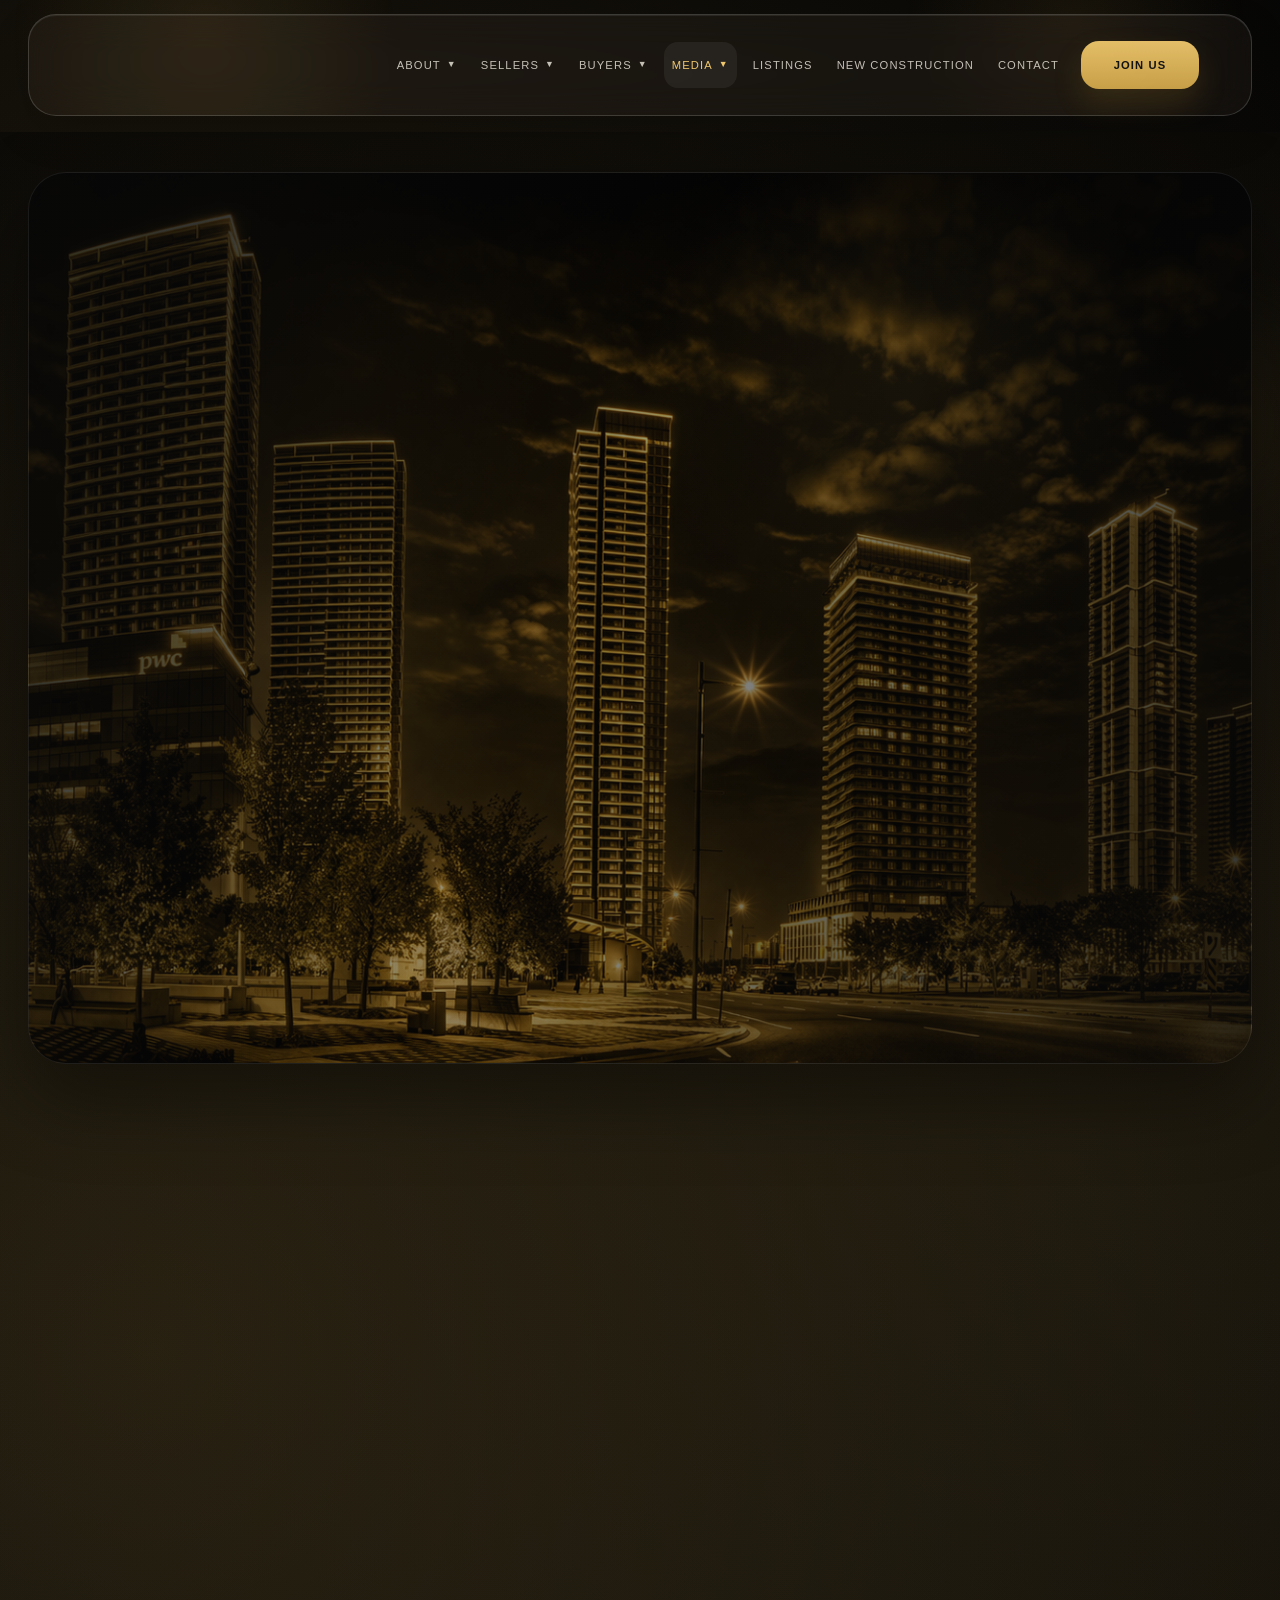
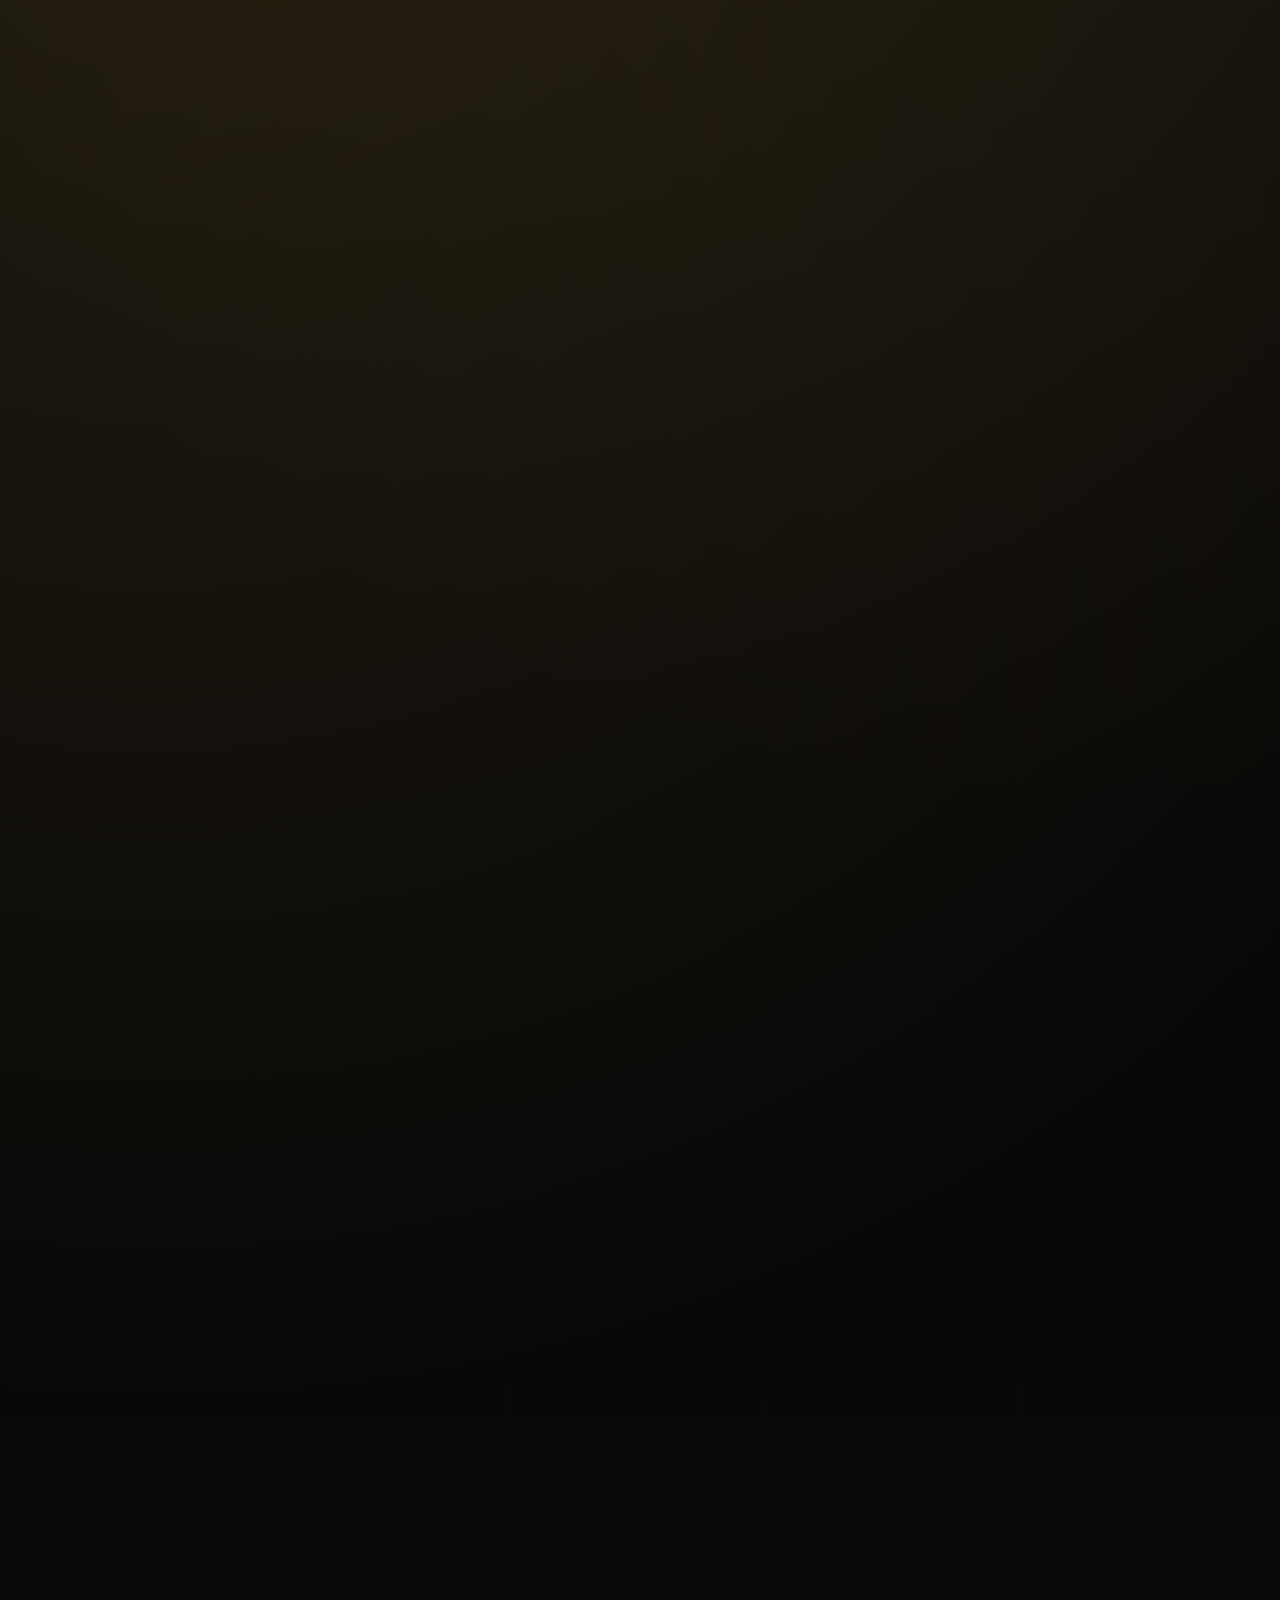
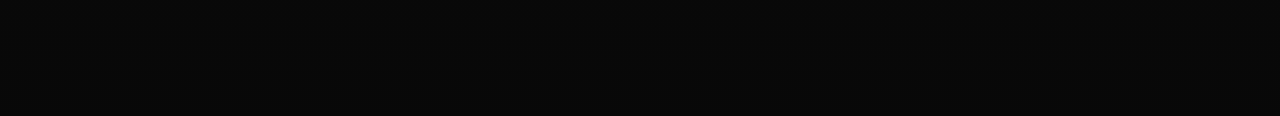
<file: media.html>
<!DOCTYPE html>
<html lang="en">
<head>
  <link rel="icon" href="/pinnacle-favicon.ico" sizes="any">
  <link rel="icon" type="image/png" href="/pinnacle-favicon-32x32.png">
  <link rel="apple-touch-icon" href="/pinnacle-apple-touch-icon.png">
  <meta charset="UTF-8" />
  <meta name="viewport" content="width=device-width, initial-scale=1.0" />
  <title>Media | Pinnacle Realty</title>
  <link rel="stylesheet" href="styles.css" />
  <style>
    html {
      scroll-behavior: smooth;
    }

    .media-page {
      position: relative;
      overflow: hidden;
      background:
        radial-gradient(circle at 12% 14%, rgba(214, 171, 77, 0.14), transparent 22%),
        radial-gradient(circle at 86% 10%, rgba(214, 171, 77, 0.08), transparent 18%),
        linear-gradient(180deg, #050505 0%, #0a0a0a 56%, #050505 100%);
    }

    .media-page::before,
    .media-page::after {
      content: "";
      position: absolute;
      border-radius: 999px;
      pointer-events: none;
      filter: blur(18px);
      opacity: 0.42;
      animation: mediaFloat 8s ease-in-out infinite;
    }

    .media-page::before {
      top: 120px;
      right: -100px;
      width: 340px;
      height: 340px;
      background: radial-gradient(circle, rgba(214,171,77,0.15), transparent 70%);
    }

    .media-page::after {
      bottom: 180px;
      left: -120px;
      width: 420px;
      height: 420px;
      background: radial-gradient(circle, rgba(214,171,77,0.10), transparent 72%);
      animation-delay: -5s;
    }

    .media-shell {
      position: relative;
      z-index: 1;
      width: min(1360px, calc(100% - 56px));
      margin: 0 auto;
      padding: 40px 0 96px;
    }

    .media-hero {
      position: relative;
      min-height: 76vh;
      border-radius: 38px;
      overflow: hidden;
      display: grid;
      grid-template-columns: minmax(0, 1.08fr) minmax(320px, 0.92fr);
      align-items: stretch;
      background:
        linear-gradient(112deg, rgba(8,8,8,0.82) 12%, rgba(8,8,8,0.42) 46%, rgba(8,8,8,0.86) 100%),
        radial-gradient(circle at 72% 24%, rgba(214,171,77,0.14), transparent 24%),
        url('assets/images/vaughn2.jpg') center/cover no-repeat;
      border: 1px solid rgba(255,255,255,0.08);
      box-shadow: 0 34px 80px rgba(0,0,0,0.42);
      isolation: isolate;
    }

    .media-hero::before,
    .media-intro-strip::before,
    .media-card::before,
    .media-subscribe::before,
    .media-final-cta::before {
      content: "";
      position: absolute;
      inset: 0;
      background: radial-gradient(circle at 100% 0%, rgba(214,171,77,0.08), transparent 24%);
      pointer-events: none;
    }

    .media-copy,
    .media-card,
    .media-subscribe,
    .media-final-cta {
      opacity: 0;
      transform: translateY(18px);
      transition: opacity 0.32s ease, transform 0.32s ease;
      will-change: transform, opacity;
    }

    .reveal-visible {
      opacity: 1;
      transform: translateY(0);
    }

    .media-copy {
      position: relative;
      z-index: 1;
      padding: 96px 72px 70px;
      display: flex;
      flex-direction: column;
      justify-content: center;
    }

    .media-kicker,
    .media-section-label,
    .media-side-label,
    .media-card-meta {
      margin: 0 0 18px;
      font-size: 0.8rem;
      letter-spacing: 0.34em;
      text-transform: uppercase;
      color: #efc76d;
    }

    .media-title,
    .media-side-heading,
    .media-intro-strip h2,
    .media-card h3,
    .media-subscribe h2,
    .media-final-cta h2 {
      margin: 0;
      font-family: Georgia, 'Times New Roman', serif;
      line-height: 0.98;
      letter-spacing: 0.02em;
      color: #f8f3eb;
      text-shadow: 0 10px 34px rgba(0,0,0,0.34);
    }

    .media-title {
      font-size: clamp(2.35rem, 4.15vw, 4.35rem);
      max-width: 760px;
    }

    .media-title .accent,
    .media-read-more {
      color: #efc76d;
    }

    .media-description,
    .media-side-text,
    .media-intro-strip p,
    .media-card p,
    .media-subscribe p,
    .media-final-cta p {
      color: rgba(245,239,230,0.82);
      line-height: 1.82;
      font-size: 1.02rem;
    }

    .media-description {
      margin: 26px 0 0;
      max-width: 660px;
      font-size: 1.06rem;
      line-height: 1.86;
    }

    .media-actions,
    .media-subscribe-actions,
    .media-final-actions {
      display: flex;
      flex-wrap: wrap;
      gap: 14px;
      margin-top: 30px;
    }

    .media-btn {
      display: inline-flex;
      align-items: center;
      justify-content: center;
      min-height: 54px;
      padding: 0 24px;
      border-radius: 16px;
      font-size: 0.78rem;
      letter-spacing: 0.16em;
      text-transform: uppercase;
      font-weight: 700;
      transition: transform 0.22s ease, background 0.22s ease, box-shadow 0.22s ease, color 0.22s ease;
      white-space: nowrap;
      border: none;
      cursor: pointer;
    }

    .media-btn-primary {
      background: linear-gradient(180deg, rgba(239,199,109,0.95), rgba(214,171,77,0.92));
      color: #131313;
      box-shadow: 0 18px 34px rgba(201,152,52,0.18);
    }

    .media-btn-primary:hover {
      transform: translateY(-2px);
      box-shadow: 0 22px 38px rgba(201,152,52,0.24);
    }

    .media-btn-secondary {
      background: rgba(255,255,255,0.05);
      border: 1px solid rgba(255,255,255,0.12);
      color: #f5efe6;
    }

    .media-btn-secondary:hover {
      transform: translateY(-2px);
      background: rgba(255,255,255,0.08);
    }




    .media-subscribe,
    .media-final-cta {
      position: relative;
      border-radius: 28px;
      background: linear-gradient(180deg, rgba(10,10,10,0.90), rgba(8,8,8,0.95));
      border: 1px solid rgba(255,255,255,0.08);
      box-shadow: 0 24px 50px rgba(0,0,0,0.28);
      overflow: hidden;
      margin-top: 26px;
      padding: 34px 32px;
    }

    .media-subscribe h2,
    .media-final-cta h2 {
      font-size: clamp(2rem, 3vw, 3rem);
    }

    .media-subscribe p,
    .media-final-cta p {
      margin: 16px 0 0;
      max-width: 760px;
    }

    .media-grid {
      margin-top: 24px;
      display: grid;
      grid-template-columns: repeat(3, minmax(0, 1fr));
      gap: 26px;
    }

    .media-card {
      position: relative;
      border-radius: 26px;
      background: linear-gradient(180deg, rgba(10,10,10,0.92), rgba(8,8,8,0.96));
      border: 1px solid rgba(255,255,255,0.08);
      box-shadow: 0 24px 50px rgba(0,0,0,0.24);
      overflow: hidden;
      transition: transform 0.24s ease, box-shadow 0.24s ease, border-color 0.24s ease;
    }

    .media-card:hover {
      transform: translateY(-6px);
      box-shadow: 0 30px 62px rgba(0,0,0,0.34);
      border-color: rgba(239,199,109,0.18);
    }

    .media-card-image-wrap {
      position: relative;
      overflow: hidden;
      aspect-ratio: 16 / 11;
      border-bottom: 1px solid rgba(255,255,255,0.06);
      background: #0d0d0d;
    }

    .media-card img {
      width: 100%;
      height: 100%;
      object-fit: cover;
      display: block;
      transition: transform 0.35s ease;
    }

    .media-card:hover img {
      transform: scale(1.045);
    }

    .media-card-body {
      padding: 28px 26px 24px;
    }

    .media-card-meta {
      margin-bottom: 14px;
      font-size: 0.72rem;
      letter-spacing: 0.18em;
      color: rgba(239,199,109,0.92);
    }

    .media-card h3 {
      font-size: clamp(1.7rem, 2.6vw, 2.45rem);
      line-height: 1.06;
      text-shadow: none;
    }

    .media-card p {
      margin: 18px 0 0;
      font-size: 0.98rem;
      line-height: 1.72;
    }

    .media-read-more {
      display: inline-flex;
      align-items: center;
      gap: 10px;
      margin-top: 24px;
      padding: 0;
      background: none;
      border: none;
      cursor: pointer;
      font-size: 0.84rem;
      letter-spacing: 0.18em;
      text-transform: uppercase;
      font-weight: 700;
      transition: transform 0.22s ease, opacity 0.22s ease;
    }

    .media-card:hover .media-read-more {
      transform: translateX(3px);
      opacity: 0.96;
    }

    .media-article-modal {
      position: fixed;
      inset: 0;
      z-index: 1200;
      display: none;
      align-items: center;
      justify-content: center;
      padding: 24px;
      background: rgba(0, 0, 0, 0.72);
      backdrop-filter: blur(10px);
      -webkit-backdrop-filter: blur(10px);
      overscroll-behavior: contain;
      touch-action: none;
    }

    .media-article-modal.is-open {
      display: flex;
    }

    .media-article-dialog {
      position: relative;
      width: min(920px, 100%);
      max-height: min(86vh, 920px);
      border-radius: 28px;
      overflow: hidden;
      background: linear-gradient(180deg, rgba(10,10,10,0.97), rgba(8,8,8,0.98));
      border: 1px solid rgba(255,255,255,0.08);
      box-shadow: 0 28px 90px rgba(0,0,0,0.45);
    }

    .media-article-dialog::before {
      content: "";
      position: absolute;
      inset: 0;
      background: radial-gradient(circle at 100% 0%, rgba(214,171,77,0.08), transparent 24%);
      pointer-events: none;
    }

    .media-article-scroll {
      position: relative;
      z-index: 1;
      max-height: min(86vh, 920px);
      overflow-y: auto;
      padding: 34px 32px 30px;
      scrollbar-width: thin;
      scrollbar-color: rgba(239,199,109,0.55) rgba(255,255,255,0.06);
      overscroll-behavior: contain;
      touch-action: pan-y;
    }
    html.media-modal-lock,
    body.media-modal-lock {
      overflow: hidden;
      height: 100vh;
      touch-action: none;
      overscroll-behavior: none;
    }

    .media-article-scroll::-webkit-scrollbar {
      width: 10px;
    }

    .media-article-scroll::-webkit-scrollbar-track {
      background: rgba(255,255,255,0.05);
    }

    .media-article-scroll::-webkit-scrollbar-thumb {
      background: rgba(239,199,109,0.55);
      border-radius: 999px;
    }

    .media-article-close {
      position: sticky;
      top: 0;
      margin-left: auto;
      display: inline-flex;
      align-items: center;
      justify-content: center;
      width: 46px;
      height: 46px;
      border-radius: 999px;
      border: 1px solid rgba(255,255,255,0.10);
      background: rgba(255,255,255,0.05);
      color: #f8f3eb;
      font-size: 1.1rem;
      cursor: pointer;
      transition: transform 0.22s ease, background 0.22s ease;
      z-index: 2;
    }

    .media-article-close:hover {
      transform: translateY(-1px);
      background: rgba(255,255,255,0.08);
    }

    .media-article-header {
      margin-top: 18px;
      padding-bottom: 22px;
      border-bottom: 1px solid rgba(255,255,255,0.08);
    }

    .media-article-header .media-card-meta {
      margin-bottom: 12px;
    }

    .media-article-title {
      margin: 0;
      font-family: Georgia, 'Times New Roman', serif;
      font-size: clamp(2rem, 3vw, 3.2rem);
      line-height: 1.02;
      letter-spacing: 0.02em;
      color: #f8f3eb;
      text-shadow: 0 10px 34px rgba(0,0,0,0.34);
    }

    .media-article-body {
      margin-top: 24px;
      display: grid;
      gap: 18px;
    }

    .media-article-body p {
      margin: 0;
      color: rgba(245,239,230,0.84);
      font-size: 1rem;
      line-height: 1.9;
    }

    .media-final-cta {
      display: grid;
      grid-template-columns: minmax(0, 1fr) auto;
      gap: 22px;
      align-items: center;
    }

    @keyframes mediaFloat {
      0%, 100% { transform: translate3d(0, 0, 0); }
      50% { transform: translate3d(0, -20px, 0); }
    }

    @media (max-width: 1240px) {
      .media-grid {
        grid-template-columns: repeat(2, minmax(0, 1fr));
      }
    }

    @media (max-width: 1120px) {
      .media-hero,
      .media-final-cta {
        grid-template-columns: 1fr;
      }

      .media-copy {
        padding: 84px 36px 34px;
      }

      .media-final-actions {
        justify-content: flex-start;
      }
    }

    @media (max-width: 820px) {
      .media-shell {
        width: min(100%, calc(100% - 20px));
        padding: 24px 0 64px;
      }

      .media-hero {
        min-height: auto;
        grid-template-columns: 1fr;
        border-radius: 28px;
      }

      .media-copy {
        padding: 70px 22px 24px;
      }

      .media-title {
        font-size: clamp(2.35rem, 9vw, 3.8rem);
      }

      .media-description,
      .media-card p,
      .media-subscribe p,
      .media-final-cta p {
        font-size: 0.96rem;
        line-height: 1.72;
      }

      .media-actions,
      .media-subscribe-actions,
      .media-final-actions {
        flex-direction: column;
      }

      .media-btn {
        width: 100%;
      }

      .media-subscribe,
      .media-final-cta,
      .media-card-body {
        padding: 24px 20px;
      }

      .media-card {
        border-radius: 24px;
      }

      .media-grid {
        grid-template-columns: 1fr;
      }
    }
  </style>
</head>
<body data-page="media" data-title="Media">
  <div id="site-header"></div>

  <main class="media-page" aria-label="Media page">
    <div class="media-shell">
      <section class="media-hero">
        <div class="media-copy reveal-on-scroll">
          <p class="media-kicker">Media</p>
          <h1 class="media-title">Insights, updates, and real estate <span class="accent">perspective</span> from Pinnacle Realty.</h1>
          <p class="media-description">This page brings together featured reading on agent growth, branding, market visibility, presentation strategy, and what buyers and sellers should be watching next. Explore the latest articles below and stay connected to the broader conversation around real estate and modern brokerage growth.</p>
          <div class="media-actions">
            <a href="#media-articles" class="media-btn media-btn-primary">Explore Articles</a>
            <a href="contact.html" class="media-btn media-btn-secondary">Contact Pinnacle</a>
          </div>
        </div>

      </section>

      <section class="media-grid" id="media-articles">
        <article class="media-card reveal-on-scroll">
          <div class="media-card-image-wrap">
            <img src="assets/images/media1.jpg" alt="Article preview image" />
          </div>
          <div class="media-card-body">
            <p class="media-card-meta">Residential Buying</p>
            <h3>What First-Time Home Buyers Should Focus on First</h3>
            <p>From budget clarity to neighborhood fit, understanding the right starting points can make the home search feel more confident and far less overwhelming.</p>
            <button type="button" class="media-read-more" data-article-open="article-1">Read More →</button>
          </div>
        </article>

        <article class="media-card reveal-on-scroll">
          <div class="media-card-image-wrap">
            <img src="assets/images/media2.jpg" alt="Article preview image" />
          </div>
          <div class="media-card-body">
            <p class="media-card-meta">Residential Selling</p>
            <h3>How Sellers Can Strengthen First Impressions Online</h3>
            <p>Presentation still shapes perceived value. The way a home is photographed, introduced, and positioned online can influence buyer interest almost immediately.</p>
            <button type="button" class="media-read-more" data-article-open="article-2">Read More →</button>
          </div>
        </article>

        <article class="media-card reveal-on-scroll">
          <div class="media-card-image-wrap">
            <img src="assets/images/media3.jpg" alt="Article preview image" />
          </div>
          <div class="media-card-body">
            <p class="media-card-meta">Residential Insight</p>
            <h3>What Buyers Notice First in a Residential Property</h3>
            <p>Layout, light, upkeep, and emotional connection all shape how quickly buyers respond. Knowing what stands out first helps both buyers and sellers move smarter.</p>
            <button type="button" class="media-read-more" data-article-open="article-3">Read More →</button>
          </div>
        </article>

        <article class="media-card reveal-on-scroll">
          <div class="media-card-image-wrap">
            <img src="assets/images/media4.jpg" alt="Article preview image" />
          </div>
          <div class="media-card-body">
            <p class="media-card-meta">Commercial Buying</p>
            <h3>What Commercial Buyers Should Review Before Committing</h3>
            <p>Location, permitted use, tenant mix, cash flow potential, and long-term positioning all matter when evaluating a commercial opportunity with confidence.</p>
            <button type="button" class="media-read-more" data-article-open="article-4">Read More →</button>
          </div>
        </article>

        <article class="media-card reveal-on-scroll">
          <div class="media-card-image-wrap">
            <img src="assets/images/media5.jpg" alt="Article preview image" />
          </div>
          <div class="media-card-body">
            <p class="media-card-meta">Commercial Selling</p>
            <h3>How Commercial Sellers Can Position a Property More Effectively</h3>
            <p>Clear positioning, stronger presentation, and the right buyer targeting can make a commercial listing feel more compelling and easier to evaluate.</p>
            <button type="button" class="media-read-more" data-article-open="article-5">Read More →</button>
          </div>
        </article>

        <article class="media-card reveal-on-scroll">
          <div class="media-card-image-wrap">
            <img src="assets/images/media6.jpg" alt="Article preview image" />
          </div>
          <div class="media-card-body">
            <p class="media-card-meta">Commercial Insight</p>
            <h3>What Makes a Commercial Property Worth a Closer Look</h3>
            <p>Beyond square footage, buyers and sellers should pay attention to visibility, access, flexibility of use, and long-term business value when judging opportunity.</p>
            <button type="button" class="media-read-more" data-article-open="article-6">Read More →</button>
          </div>
        </article>
      </section>

      <section class="media-subscribe reveal-on-scroll">
        <p class="media-section-label">Stay updated</p>
        <h2>Want updates like these delivered monthly?</h2>
        <p>Visit the Listing Alerts page to subscribe for featured reading, listings, market highlights, and what Pinnacle Realty is watching next.</p>
        <div class="media-subscribe-actions">
          <a href="listing-alerts.html" class="media-btn media-btn-primary">Subscribe</a>
          <a href="contact.html" class="media-btn media-btn-secondary">Talk to Pinnacle</a>
        </div>
      </section>

      <section class="media-final-cta reveal-on-scroll">
        <div>
          <p class="media-section-label">Next conversation</p>
          <h2>Questions about the market or your next move?</h2>
          <p>Connect with Pinnacle Realty for guidance tailored to your goals, whether you are buying, selling, building a brand, or simply watching what the market is doing next.</p>
        </div>
        <div class="media-final-actions">
          <a href="contact.html" class="media-btn media-btn-primary">Contact Pinnacle</a>
          <a href="services-sellers.html" class="media-btn media-btn-secondary">Explore Services</a>
        </div>
      </section>
    </div>
      <div class="media-article-modal" id="article-1" aria-hidden="true">
        <div class="media-article-dialog" role="dialog" aria-modal="true" aria-labelledby="article-1-title">
          <div class="media-article-scroll">
            <button type="button" class="media-article-close" data-article-close aria-label="Close article">✕</button>
            <div class="media-article-header">
              <p class="media-card-meta">Residential Buying</p>
              <h2 class="media-article-title" id="article-1-title">What First-Time Home Buyers Should Focus on First</h2>
            </div>
            <div class="media-article-body">
              <p>Buying your first home is one of the biggest financial and personal decisions you’ll make. It’s exciting—but without the right structure, it can also feel confusing and overwhelming. The key is to focus on the right things first, before you even start seriously browsing listings.</p>
              <p>The first step is understanding your true financial position. Many buyers rely only on what a lender approves, but that number doesn’t always reflect what’s comfortable for your lifestyle. You should factor in not just your mortgage payment, but also property taxes, insurance, utilities, maintenance, and your day-to-day spending. A home should support your life—not stretch it to the point of stress.</p>
              <p>Next comes pre-approval, which does more than just confirm your budget. It strengthens your position when making an offer and gives you confidence to act quickly in competitive situations. Sellers take pre-approved buyers more seriously because it reduces uncertainty.</p>
              <p>After that, you need clarity on location and lifestyle fit. Instead of focusing only on the property itself, think about how your life will function in that area. Commute times, nearby amenities, school districts, safety, and long-term growth all play a role. A great home in the wrong location can become a regret, while a good home in the right location can grow into a strong investment.</p>
              <p>Another important step is defining your non-negotiables vs. preferences. Non-negotiables are things you cannot compromise on—like number of bedrooms or proximity to work. Preferences are things that would be nice to have but aren’t essential. This distinction helps you avoid decision fatigue and keeps your search focused.</p>
              <p>Finally, understand that buying a home is not just about finding the perfect place. It’s about making a confident, informed decision. The more clarity you build at the beginning, the smoother the process becomes—and the better your final outcome will be.</p>
            </div>
          </div>
        </div>
      </div>

      <div class="media-article-modal" id="article-2" aria-hidden="true">
        <div class="media-article-dialog" role="dialog" aria-modal="true" aria-labelledby="article-2-title">
          <div class="media-article-scroll">
            <button type="button" class="media-article-close" data-article-close aria-label="Close article">✕</button>
            <div class="media-article-header">
              <p class="media-card-meta">Residential Selling</p>
              <h2 class="media-article-title" id="article-2-title">How Sellers Can Strengthen First Impressions Online</h2>
            </div>
            <div class="media-article-body">
              <p>In today’s market, your home is almost always seen online before it’s seen in person. That means your first showing isn’t a physical visit—it’s a digital experience. And in that moment, buyers are already forming opinions.</p>
              <p>The most powerful factor is visual presentation. High-quality photography is no longer optional—it’s expected. Bright, well-composed images that highlight space, light, and flow can dramatically increase interest. On the other hand, dark or poorly framed photos can make even a great home feel unappealing.</p>
              <p>Beyond photography, staging plays a critical role. A well-staged home helps buyers visualize themselves living there. This doesn’t always mean full professional staging—sometimes it’s as simple as decluttering, rearranging furniture, and creating a clean, neutral environment. The goal is to make the space feel open, calm, and inviting.</p>
              <p>Another major factor is pricing strategy. Buyers are constantly comparing listings. If your home is priced too high relative to similar properties, it may get overlooked entirely. If it’s priced correctly—or strategically—it can generate more attention, more showings, and even stronger offers.</p>
              <p>The listing description also matters more than most sellers think. It should clearly communicate the lifestyle the property offers, not just list features. Instead of saying three bedrooms and two bathrooms, it should help buyers imagine living there—highlighting comfort, convenience, and long-term value.</p>
              <p>Finally, consistency across everything—photos, price, description—creates a sense of professionalism and trust. When a listing feels polished and intentional, buyers are more likely to take it seriously.</p>
              <p>Strong first impressions don’t just attract attention—they shape how buyers perceive value.</p>
            </div>
          </div>
        </div>
      </div>

      <div class="media-article-modal" id="article-3" aria-hidden="true">
        <div class="media-article-dialog" role="dialog" aria-modal="true" aria-labelledby="article-3-title">
          <div class="media-article-scroll">
            <button type="button" class="media-article-close" data-article-close aria-label="Close article">✕</button>
            <div class="media-article-header">
              <p class="media-card-meta">Residential Insight</p>
              <h2 class="media-article-title" id="article-3-title">What Buyers Notice First in a Residential Property</h2>
            </div>
            <div class="media-article-body">
              <p>Whether buyers are scrolling online or walking through a home, their first impressions form within seconds. And those impressions often guide the entire decision-making process.</p>
              <p>The first thing most buyers notice is space and layout. Even before they process details, they get a sense of how the home flows. Does it feel open? Are rooms connected logically? Is there a natural sense of movement? A well-designed layout can make a home feel larger and more functional, regardless of actual square footage.</p>
              <p>Next is light and atmosphere. Natural light has a powerful impact on how a space feels. Bright, well-lit homes tend to feel more welcoming and valuable, while darker spaces can feel smaller or less inviting. Cleanliness and condition also fall into this category—buyers immediately notice whether a home feels well cared for.</p>
              <p>There’s also a strong emotional element—how the home makes them feel. Buyers often imagine themselves living in the space. If they can easily picture their life there, the connection becomes stronger. This is why staging, design, and overall presentation matter so much.</p>
              <p>Another key factor is perceived value. Buyers are always comparing. Even if they don’t say it out loud, they’re thinking: How does this compare to others I’ve seen? If a home stands out clearly—whether through presentation, layout, or pricing—it gains an advantage.</p>
              <p>Understanding these first impressions is valuable for both buyers and sellers. Buyers can make more intentional decisions, and sellers can position their property more effectively.</p>
            </div>
          </div>
        </div>
      </div>

      <div class="media-article-modal" id="article-4" aria-hidden="true">
        <div class="media-article-dialog" role="dialog" aria-modal="true" aria-labelledby="article-4-title">
          <div class="media-article-scroll">
            <button type="button" class="media-article-close" data-article-close aria-label="Close article">✕</button>
            <div class="media-article-header">
              <p class="media-card-meta">Commercial Buying</p>
              <h2 class="media-article-title" id="article-4-title">What Commercial Buyers Should Review Before Committing</h2>
            </div>
            <div class="media-article-body">
              <p>Commercial real estate decisions are driven by strategy, numbers, and long-term vision. Unlike residential purchases, the focus is less on emotion and more on performance and potential.</p>
              <p>One of the first things to evaluate is location and visibility. A commercial property’s success is often tied directly to how accessible and noticeable it is. High-traffic areas, strong surrounding businesses, and easy access can significantly increase value.</p>
              <p>Next is zoning and permitted use. Every property is subject to regulations that determine how it can be used. Before committing, buyers must ensure the property aligns with their intended purpose—whether that’s retail, office, industrial, or mixed-use. Overlooking this step can lead to costly limitations.</p>
              <p>Another critical factor is financial performance. This includes current income, tenant leases, operating costs, and potential for growth. Buyers should analyze whether the property generates stable income or if improvements are needed to unlock value.</p>
              <p>You should also consider tenant quality and stability. Reliable tenants reduce risk and create consistent cash flow. If a property has existing tenants, their lease terms and business strength matter.</p>
              <p>Finally, think about long-term flexibility. Markets change, and a property that can adapt to different uses or tenant types is more resilient over time.</p>
              <p>Commercial buying is about making informed, calculated decisions. The more thoroughly you review each factor, the stronger your investment becomes.</p>
            </div>
          </div>
        </div>
      </div>

      <div class="media-article-modal" id="article-5" aria-hidden="true">
        <div class="media-article-dialog" role="dialog" aria-modal="true" aria-labelledby="article-5-title">
          <div class="media-article-scroll">
            <button type="button" class="media-article-close" data-article-close aria-label="Close article">✕</button>
            <div class="media-article-header">
              <p class="media-card-meta">Commercial Selling</p>
              <h2 class="media-article-title" id="article-5-title">How Commercial Sellers Can Position a Property More Effectively</h2>
            </div>
            <div class="media-article-body">
              <p>Selling a commercial property isn’t just about listing it—it’s about presenting a clear and compelling opportunity.</p>
              <p>The first step is defining what makes the property valuable. Is it strong rental income? A prime location? Development potential? Buyers need to quickly understand why the property is worth their attention.</p>
              <p>Next is targeted marketing. Commercial buyers are not all the same. Some are investors, others are business owners or developers. Your marketing strategy should speak directly to the most relevant audience.</p>
              <p>Clear and professional documentation is also essential. Buyers want accurate information—financials, lease details, zoning, and property specs. The easier it is for them to evaluate the opportunity, the more serious interest you’ll attract.</p>
              <p>Presentation still matters in commercial real estate. Clean visuals, organized information, and a polished listing create confidence. Even though decisions are data-driven, perception still plays a role.</p>
              <p>You should also highlight future potential. Many buyers are looking beyond the current state of the property. Showing opportunities for increased income, redevelopment, or repositioning can make your listing far more attractive.</p>
              <p>Strong positioning doesn’t just bring in buyers—it brings in buyers who are ready to act.</p>
            </div>
          </div>
        </div>
      </div>

      <div class="media-article-modal" id="article-6" aria-hidden="true">
        <div class="media-article-dialog" role="dialog" aria-modal="true" aria-labelledby="article-6-title">
          <div class="media-article-scroll">
            <button type="button" class="media-article-close" data-article-close aria-label="Close article">✕</button>
            <div class="media-article-header">
              <p class="media-card-meta">Commercial Insight</p>
              <h2 class="media-article-title" id="article-6-title">What Makes a Commercial Property Worth a Closer Look</h2>
            </div>
            <div class="media-article-body">
              <p>Not every commercial listing captures attention. The ones that do usually have a combination of strong fundamentals and clear opportunity.</p>
              <p>One major factor is visibility and accessibility. Properties that are easy to find, easy to access, and located in active areas naturally attract more interest. This is especially important for retail and service-based businesses.</p>
              <p>Another key element is tenant strength. Properties with stable, reliable tenants provide consistent income and reduce uncertainty. Buyers often prioritize properties that already have strong occupancy.</p>
              <p>Buyers also evaluate area growth and future potential. Locations that are developing—whether through infrastructure, population growth, or new businesses—often offer better long-term returns.</p>
              <p>Flexibility is another important factor. A property that can support multiple types of businesses is more adaptable and valuable over time. This reduces risk and increases appeal to a wider range of buyers.</p>
              <p>Finally, the overall risk vs. reward balance plays a role. Buyers are constantly weighing potential returns against possible challenges. Properties that clearly demonstrate strong upside with manageable risk tend to stand out.</p>
              <p>Understanding these factors helps buyers make smarter decisions—and helps sellers highlight what truly matters.</p>
            </div>
          </div>
        </div>
      </div>
  </main>

  <div id="site-footer"></div>
  <script src="script.js"></script>
  <script>
    (() => {
      const revealItems = document.querySelectorAll('.reveal-on-scroll');
      if (revealItems.length) {
        const observer = new IntersectionObserver((entries) => {
          entries.forEach((entry) => {
            if (entry.isIntersecting) {
              entry.target.classList.add('reveal-visible');
              observer.unobserve(entry.target);
            }
          });
        }, {
          threshold: 0.18,
          rootMargin: '0px 0px -6% 0px'
        });

        revealItems.forEach((item, index) => {
          item.style.transitionDelay = `${index * 30}ms`;
          observer.observe(item);
        });
      }

      const articleOpenButtons = document.querySelectorAll('[data-article-open]');
      const articleModals = document.querySelectorAll('.media-article-modal');
      let lastTrigger = null;
      let savedScrollY = 0;

      const lockMediaScroll = () => {
        savedScrollY = window.scrollY || document.documentElement.scrollTop;
        document.documentElement.classList.add('media-modal-lock');
        document.body.classList.add('media-modal-lock');
        document.body.style.position = 'fixed';
        document.body.style.top = `-${savedScrollY}px`;
        document.body.style.left = '0';
        document.body.style.right = '0';
        document.body.style.width = '100%';
      };

      const unlockMediaScroll = () => {
        document.documentElement.classList.remove('media-modal-lock');
        document.body.classList.remove('media-modal-lock');
        document.body.style.position = '';
        document.body.style.top = '';
        document.body.style.left = '';
        document.body.style.right = '';
        document.body.style.width = '';
        window.scrollTo(0, savedScrollY);
      };

      const closeAllArticleModals = () => {
        articleModals.forEach((modal) => {
          modal.classList.remove('is-open');
          modal.setAttribute('aria-hidden', 'true');
        });
        unlockMediaScroll();
        if (lastTrigger) lastTrigger.focus();
      };

      articleOpenButtons.forEach((button) => {
        button.addEventListener('click', () => {
          const modalId = button.getAttribute('data-article-open');
          const modal = document.getElementById(modalId);
          if (!modal) return;
          lastTrigger = button;
          modal.classList.add('is-open');
          modal.setAttribute('aria-hidden', 'false');
          lockMediaScroll();
        });
      });

      articleModals.forEach((modal) => {
        modal.addEventListener('click', (event) => {
          if (event.target === modal) closeAllArticleModals();
        });

        const closeButton = modal.querySelector('[data-article-close]');
        closeButton?.addEventListener('click', closeAllArticleModals);
      });

      document.addEventListener('keydown', (event) => {
        if (event.key === 'Escape') {
          const openModal = document.querySelector('.media-article-modal.is-open');
          if (openModal) closeAllArticleModals();
        }
      });
    })();
  </script>
</body>
</html>
</file>
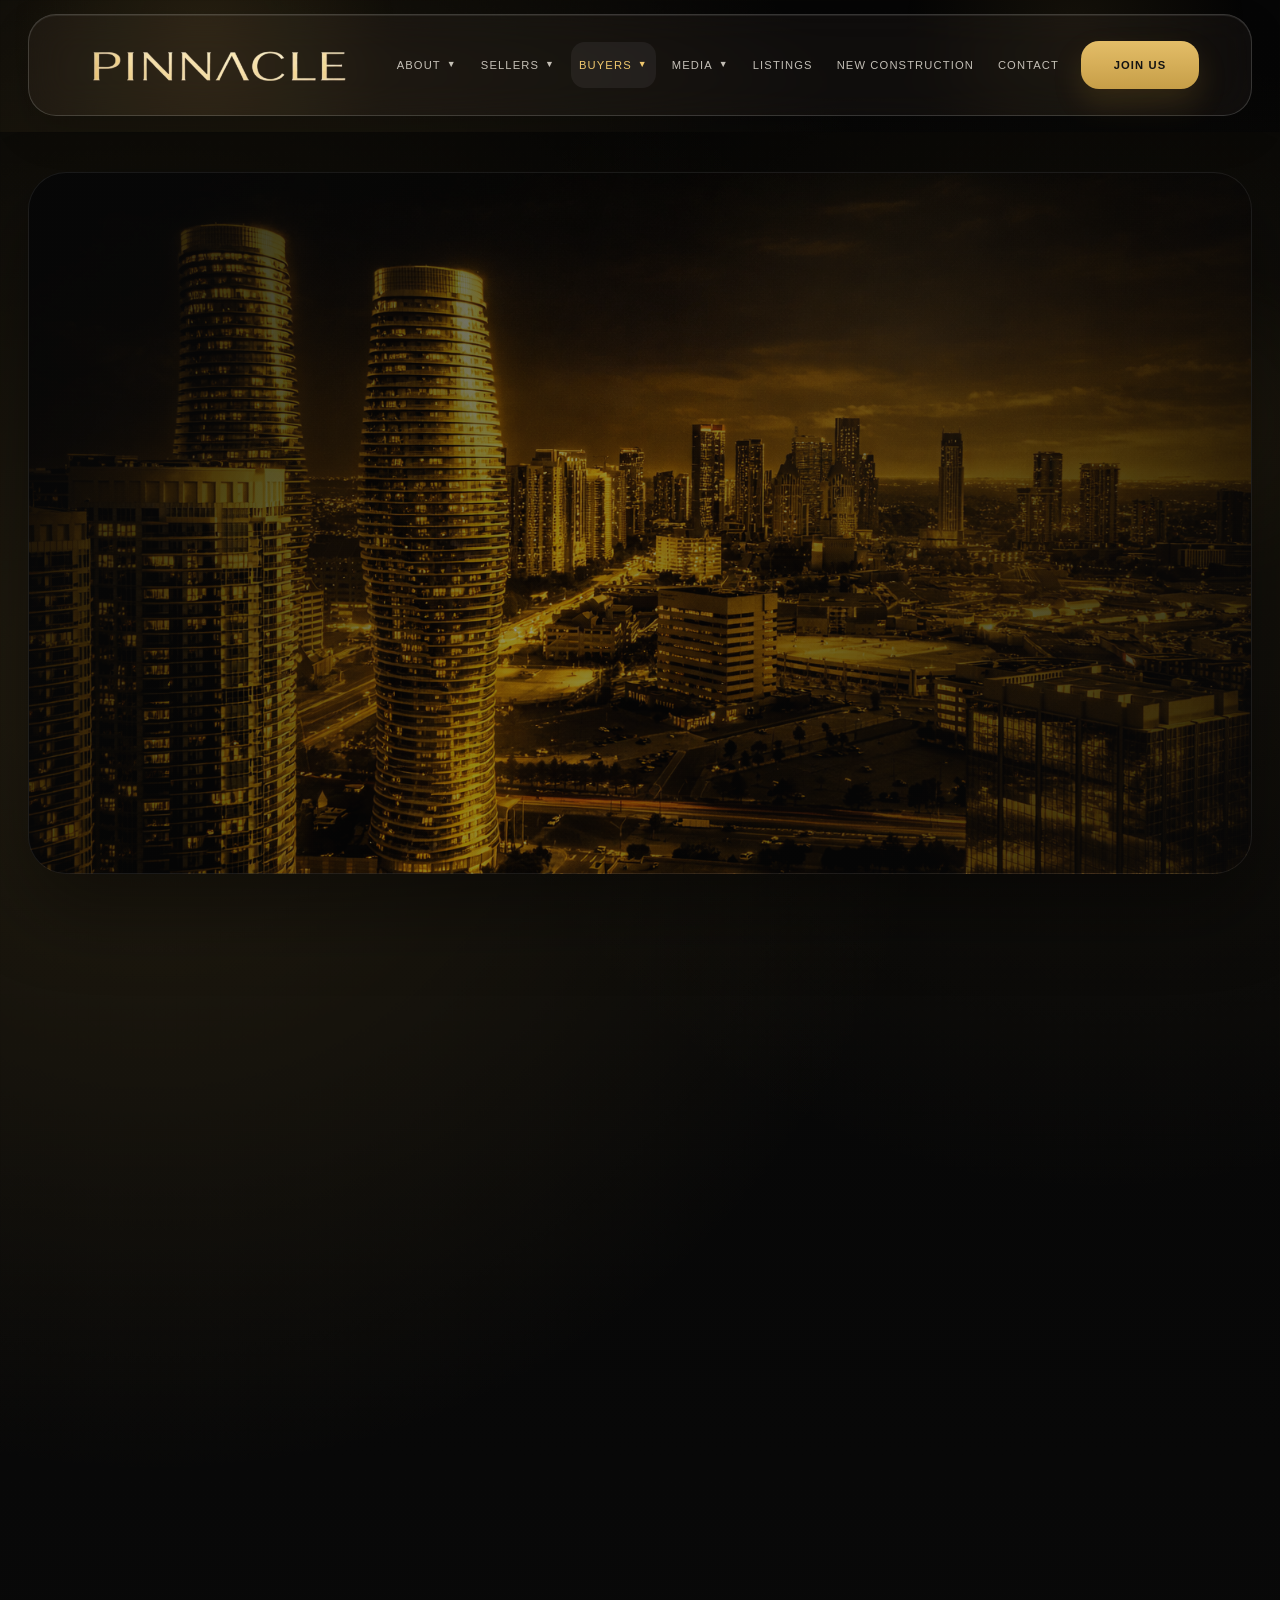
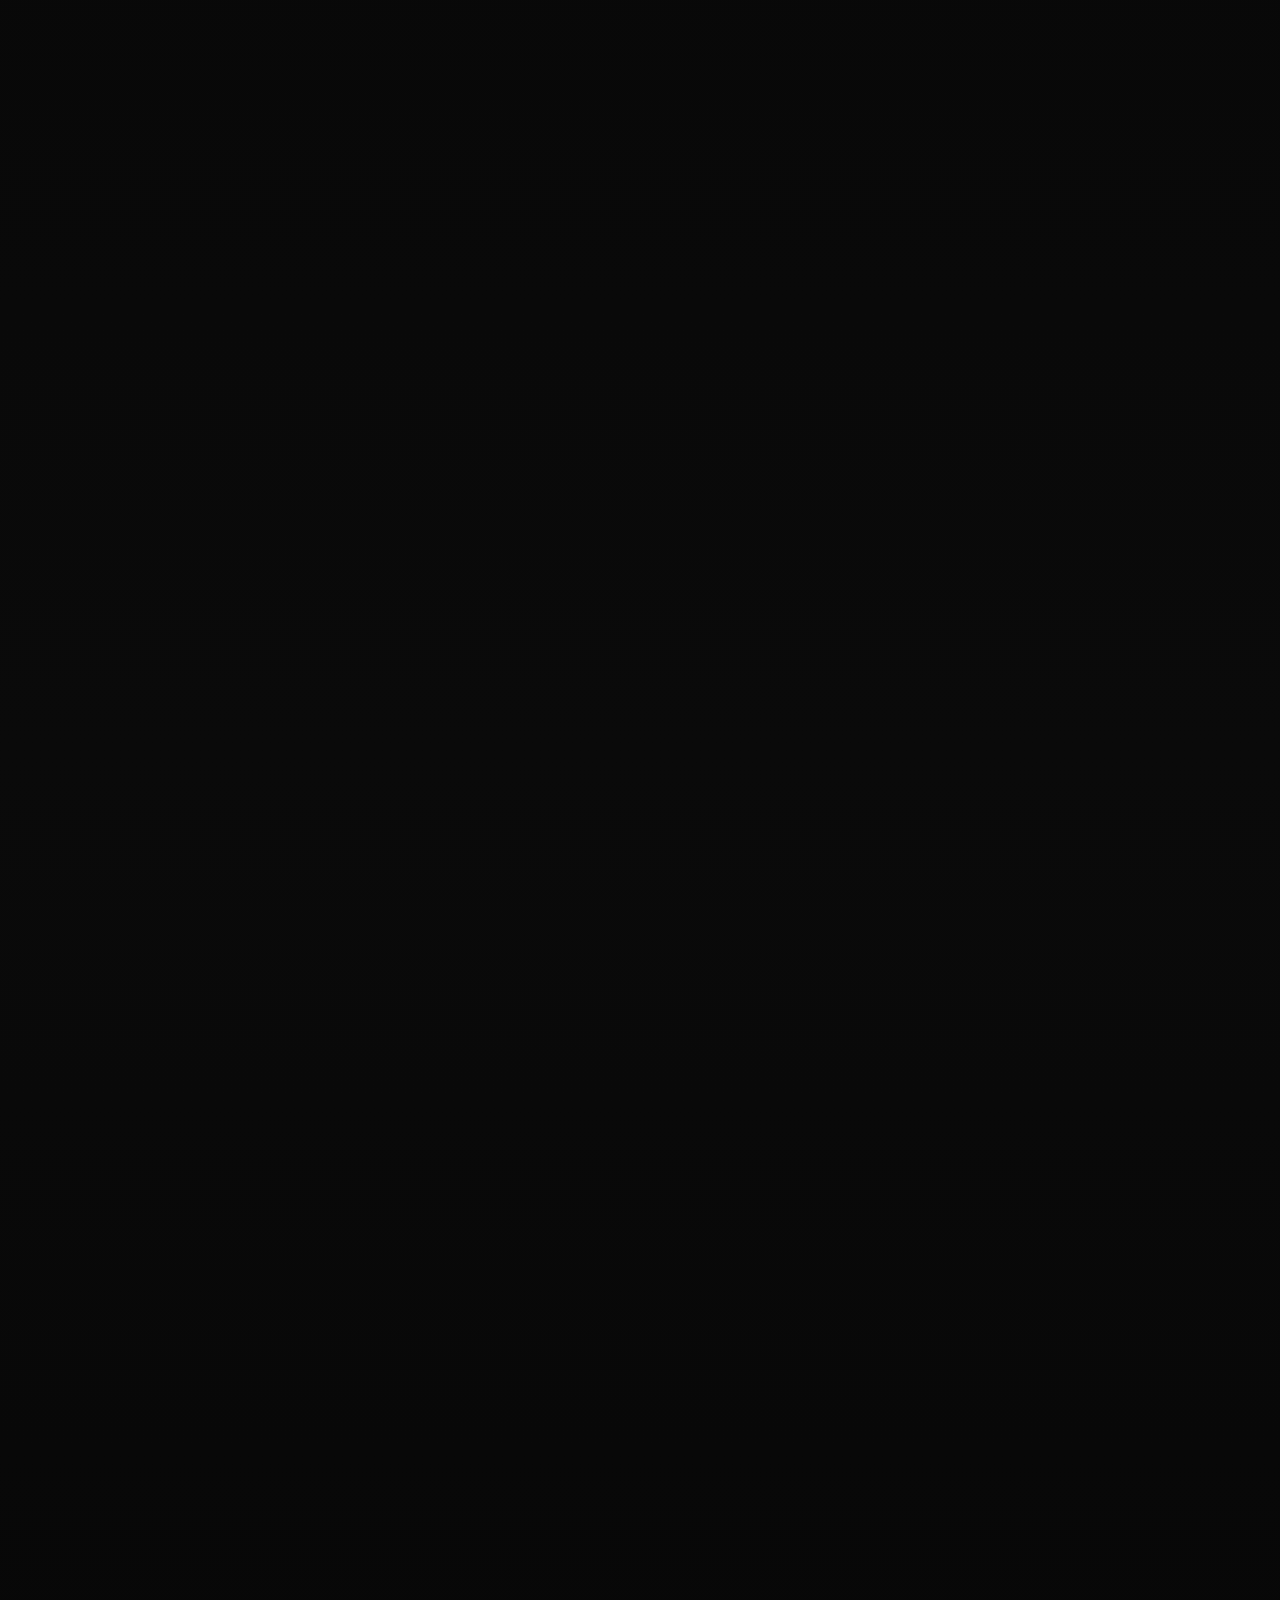
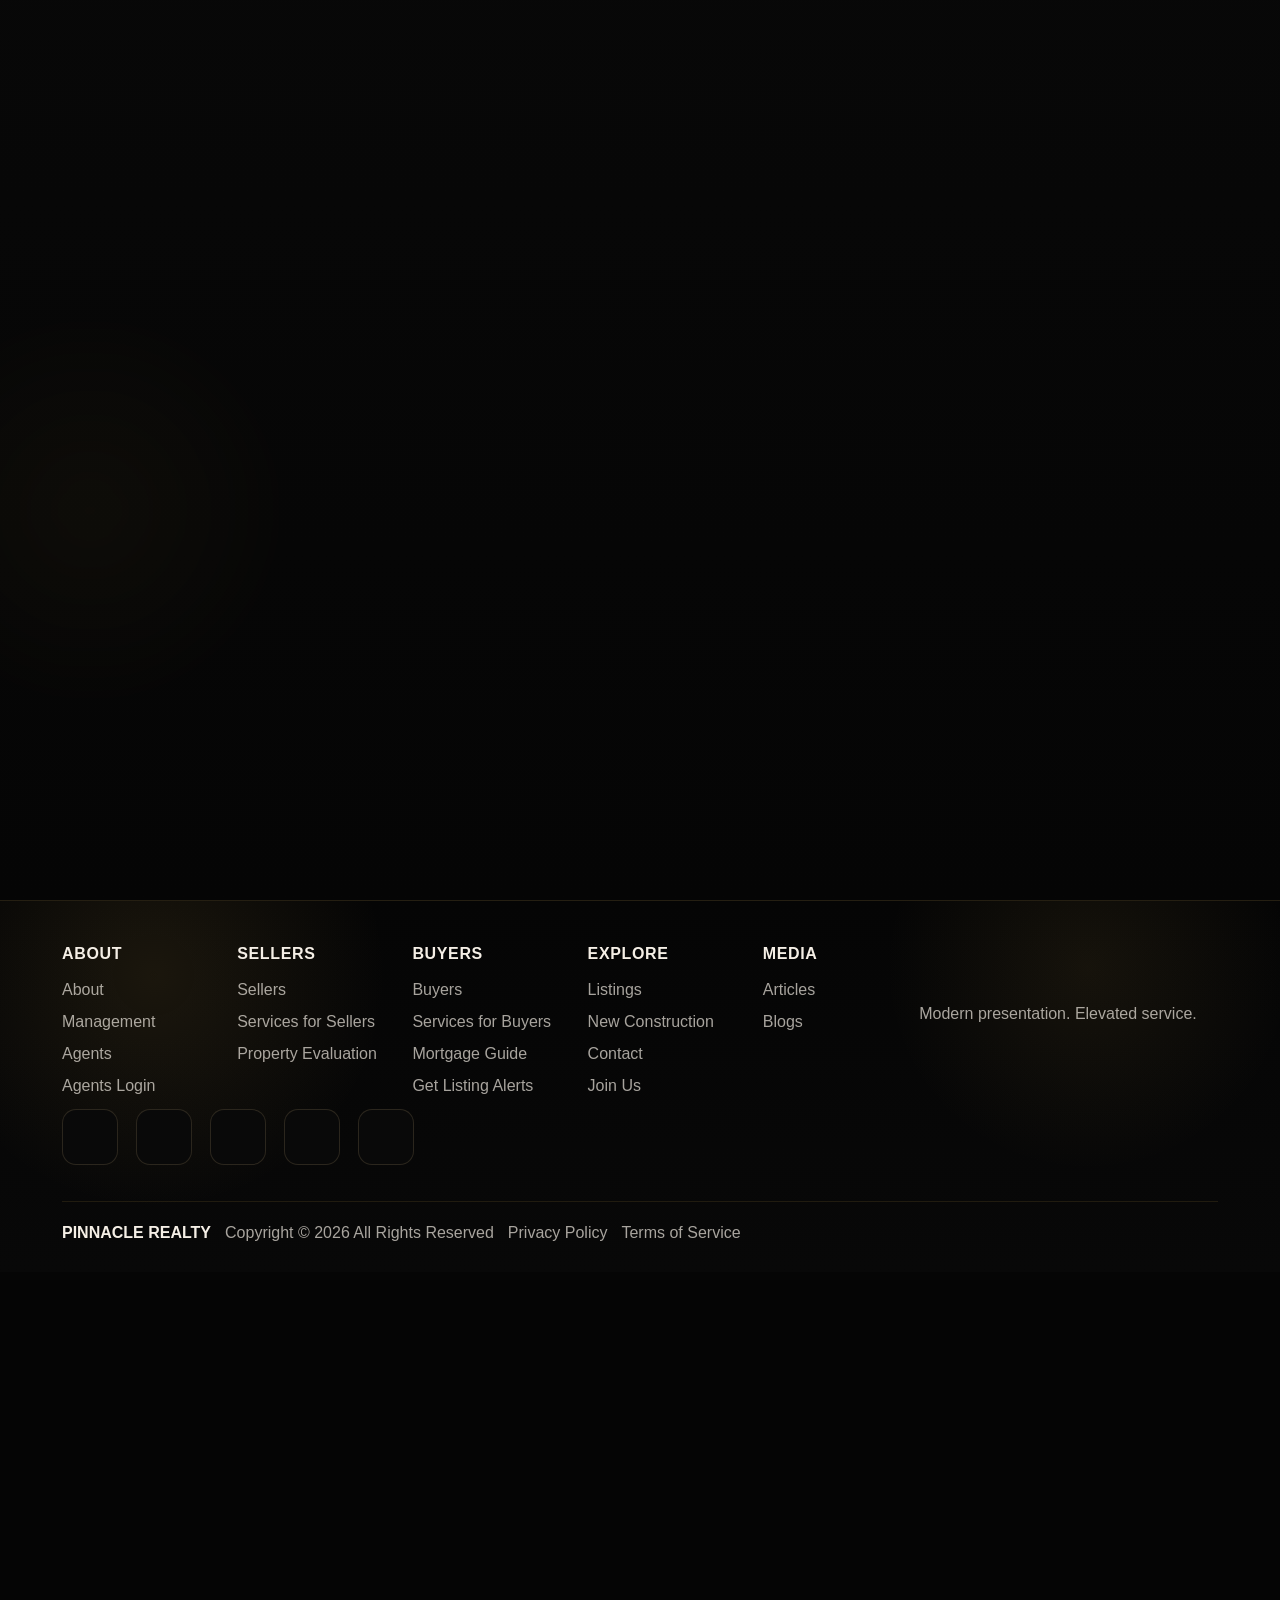
<file: mortgage-guide.html>
<!DOCTYPE html>
<html lang="en">
<head>
  <link rel="icon" href="/pinnacle-favicon.ico" sizes="any">
  <link rel="icon" type="image/png" href="/pinnacle-favicon-32x32.png">
  <link rel="apple-touch-icon" href="/pinnacle-apple-touch-icon.png">
  <meta charset="UTF-8" />
  <meta name="viewport" content="width=device-width, initial-scale=1.0" />
  <title>Mortgage Guide | Pinnacle Realty</title>
  <link rel="stylesheet" href="styles.css" />
  <style>
    html {
      scroll-behavior: smooth;
    }

    .mortgage-page {
      position: relative;
      overflow: hidden;
      background:
        radial-gradient(circle at 12% 14%, rgba(214, 171, 77, 0.14), transparent 22%),
        radial-gradient(circle at 86% 10%, rgba(214, 171, 77, 0.08), transparent 18%),
        linear-gradient(180deg, #050505 0%, #0a0a0a 56%, #050505 100%);
    }

    .mortgage-page::before,
    .mortgage-page::after {
      content: "";
      position: absolute;
      border-radius: 999px;
      pointer-events: none;
      filter: blur(18px);
      opacity: 0.42;
      animation: mortgageFloat 8s ease-in-out infinite;
    }

    .mortgage-page::before {
      top: 120px;
      right: -100px;
      width: 340px;
      height: 340px;
      background: radial-gradient(circle, rgba(214,171,77,0.15), transparent 70%);
    }

    .mortgage-page::after {
      bottom: 180px;
      left: -120px;
      width: 420px;
      height: 420px;
      background: radial-gradient(circle, rgba(214,171,77,0.10), transparent 72%);
      animation-delay: -5s;
    }

    .mortgage-shell {
      position: relative;
      z-index: 1;
      width: min(1360px, calc(100% - 56px));
      margin: 0 auto;
      padding: 40px 0 96px;
    }

    .mortgage-hero {
      position: relative;
      min-height: 78vh;
      border-radius: 38px;
      overflow: hidden;
      display: grid;
      grid-template-columns: minmax(0, 1.08fr) minmax(320px, 0.92fr);
      align-items: stretch;
      background:
        linear-gradient(112deg, rgba(8,8,8,0.82) 12%, rgba(8,8,8,0.42) 46%, rgba(8,8,8,0.86) 100%),
        radial-gradient(circle at 72% 24%, rgba(214,171,77,0.14), transparent 24%),
        url('assets/images/sauga3.png') center/cover no-repeat;
      border: 1px solid rgba(255,255,255,0.08);
      box-shadow: 0 34px 80px rgba(0,0,0,0.42);
      isolation: isolate;
    }

    .mortgage-hero::before,
    .mortgage-calculator-card::before,
    .mortgage-results-card::before,
    .mortgage-terms-section::before,
    .mortgage-comparison::before,
    .mortgage-guidance::before,
    .mortgage-final-cta::before {
      content: "";
      position: absolute;
      inset: 0;
      background: radial-gradient(circle at 100% 0%, rgba(214,171,77,0.08), transparent 24%);
      pointer-events: none;
    }

    .mortgage-copy,
    .mortgage-calculator-card,
    .mortgage-results-card,
    .mortgage-terms-section,
    .mortgage-comparison,
    .mortgage-guidance,
    .mortgage-final-cta {
      opacity: 0;
      transform: translateY(18px);
      transition: opacity 0.32s ease, transform 0.32s ease;
      will-change: transform, opacity;
    }

    .reveal-visible {
      opacity: 1;
      transform: translateY(0);
    }

    .mortgage-copy {
      position: relative;
      z-index: 1;
      padding: 96px 72px 70px;
      display: flex;
      flex-direction: column;
      justify-content: center;
    }

    .mortgage-kicker,
    .mortgage-section-label,
    .mortgage-side-label,
    .result-label,
    .term-card-label,
    .comparison-card-label {
      margin: 0 0 18px;
      font-size: 0.8rem;
      letter-spacing: 0.34em;
      text-transform: uppercase;
      color: #efc76d;
    }

    .mortgage-title,
    .mortgage-side-heading,
    .mortgage-calculator-card h2,
    .mortgage-results-card h2,
    .mortgage-terms-section h2,
    .mortgage-comparison h2,
    .mortgage-guidance h2,
    .mortgage-final-cta h2,
    .comparison-card h3 {
      margin: 0;
      font-family: Georgia, 'Times New Roman', serif;
      line-height: 0.98;
      letter-spacing: 0.02em;
      color: #f8f3eb;
      text-shadow: 0 10px 34px rgba(0,0,0,0.34);
    }

    .mortgage-title {
      font-size: clamp(2.7rem, 4.8vw, 5rem);
      max-width: 780px;
    }

    .mortgage-title .accent,
    .payment-value,
    .result-stat strong,
    .term-card strong,
    .guidance-list li::before,
    .comparison-card-label {
      color: #efc76d;
    }

    .mortgage-description,
    .mortgage-helper,
    .mortgage-results-card p,
    .term-card p,
    .comparison-card p,
    .guidance-list li,
    .mortgage-final-cta p,
    .form-note,
    .mortgage-field label,
    .mortgage-field input,
    .mortgage-field select {
      color: rgba(245,239,230,0.82);
      line-height: 1.82;
      font-size: 1.02rem;
    }

    .mortgage-description {
      margin: 26px 0 0;
      max-width: 660px;
      font-size: 1.06rem;
      line-height: 1.86;
    }

    .mortgage-actions,
    .mortgage-submit-row,
    .mortgage-final-actions,
    .mortgage-results-actions {
      display: flex;
      flex-wrap: wrap;
      gap: 14px;
      margin-top: 30px;
    }

    .mortgage-btn {
      display: inline-flex;
      align-items: center;
      justify-content: center;
      min-height: 54px;
      padding: 0 24px;
      border-radius: 16px;
      font-size: 0.78rem;
      letter-spacing: 0.16em;
      text-transform: uppercase;
      font-weight: 700;
      transition: transform 0.22s ease, background 0.22s ease, box-shadow 0.22s ease, color 0.22s ease;
      white-space: nowrap;
      border: none;
      cursor: pointer;
    }

    .mortgage-btn-primary {
      background: linear-gradient(180deg, rgba(239,199,109,0.95), rgba(214,171,77,0.92));
      color: #131313;
      box-shadow: 0 18px 34px rgba(201,152,52,0.18);
    }

    .mortgage-btn-primary:hover {
      transform: translateY(-2px);
      box-shadow: 0 22px 38px rgba(201,152,52,0.24);
    }

    .mortgage-btn-secondary {
      background: rgba(255,255,255,0.05);
      border: 1px solid rgba(255,255,255,0.12);
      color: #f5efe6;
    }

    .mortgage-btn-secondary:hover {
      transform: translateY(-2px);
      background: rgba(255,255,255,0.08);
    }




    .mortgage-grid {
      margin-top: 34px;
      display: grid;
      grid-template-columns: minmax(0, 1.08fr) minmax(320px, 0.92fr);
      gap: 24px;
      align-items: start;
    }

    .mortgage-calculator-card,
    .mortgage-results-card,
    .mortgage-terms-section,
    .mortgage-comparison,
    .mortgage-guidance,
    .mortgage-final-cta {
      position: relative;
      border-radius: 28px;
      background: linear-gradient(180deg, rgba(10,10,10,0.90), rgba(8,8,8,0.95));
      border: 1px solid rgba(255,255,255,0.08);
      box-shadow: 0 24px 50px rgba(0,0,0,0.28);
      overflow: hidden;
    }

    .mortgage-calculator-card,
    .mortgage-results-card,
    .mortgage-terms-section,
    .mortgage-comparison,
    .mortgage-guidance,
    .mortgage-final-cta {
      padding: 34px 32px;
    }

    .mortgage-calculator-card h2,
    .mortgage-results-card h2,
    .mortgage-terms-section h2,
    .mortgage-comparison h2,
    .mortgage-guidance h2,
    .mortgage-final-cta h2 {
      font-size: clamp(2rem, 3vw, 3rem);
    }

    .mortgage-helper {
      margin: 16px 0 0;
      max-width: 760px;
    }

    .mortgage-form {
      margin-top: 28px;
      display: grid;
      gap: 22px;
    }

    .mortgage-form-section {
      display: grid;
      gap: 16px;
    }

    .mortgage-form-title {
      margin: 0;
      font-size: 0.78rem;
      letter-spacing: 0.26em;
      text-transform: uppercase;
      color: rgba(239,199,109,0.92);
      font-weight: 700;
    }

    .mortgage-form-grid {
      display: grid;
      grid-template-columns: repeat(2, minmax(0, 1fr));
      gap: 16px;
    }

    .mortgage-field,
    .mortgage-field-full {
      display: grid;
      gap: 10px;
    }

    .mortgage-field-full {
      grid-column: 1 / -1;
    }

    .mortgage-field label,
    .mortgage-field-full label {
      font-size: 0.84rem;
      letter-spacing: 0.08em;
      text-transform: uppercase;
    }

    .mortgage-field input,
    .mortgage-field select,
    .mortgage-field-full input {
      width: 100%;
      min-height: 54px;
      padding: 0 16px;
      border-radius: 16px;
      border: 1px solid rgba(255,255,255,0.08);
      background: rgba(255,255,255,0.03);
      color: #f8f3eb;
      outline: none;
      transition: border-color 0.22s ease, background 0.22s ease, box-shadow 0.22s ease;
      appearance: none;
      -webkit-appearance: none;
    }

    .mortgage-field input:focus,
    .mortgage-field select:focus,
    .mortgage-field-full input:focus {
      border-color: rgba(239,199,109,0.28);
      background: rgba(255,255,255,0.05);
      box-shadow: 0 0 0 3px rgba(239,199,109,0.08);
    }

    .form-note {
      margin: 0;
      font-size: 0.92rem;
      line-height: 1.7;
      color: rgba(245,239,230,0.72);
    }

    .mortgage-results-card {
      position: sticky;
      top: 120px;
    }

    .payment-value {
      display: block;
      margin-top: 18px;
      font-family: Georgia, 'Times New Roman', serif;
      font-size: clamp(2.4rem, 3vw, 4rem);
      line-height: 0.98;
      letter-spacing: 0.02em;
    }

    .payment-frequency-label {
      margin-top: 10px;
      color: rgba(245,239,230,0.72);
      font-size: 0.94rem;
      letter-spacing: 0.16em;
      text-transform: uppercase;
    }

    .result-stats {
      margin-top: 24px;
      display: grid;
      gap: 14px;
    }

    .result-stat {
      padding: 18px 16px;
      border-radius: 18px;
      background: rgba(255,255,255,0.03);
      border: 1px solid rgba(255,255,255,0.06);
    }

    .result-stat strong {
      display: block;
      margin-bottom: 8px;
      font-size: 0.78rem;
      letter-spacing: 0.22em;
      text-transform: uppercase;
      font-weight: 700;
    }

    .result-stat span {
      color: #f8f3eb;
      font-size: 1.02rem;
      line-height: 1.55;
    }

    .mortgage-terms-section,
    .mortgage-comparison,
    .mortgage-guidance,
    .mortgage-final-cta {
      margin-top: 24px;
    }

    .term-cards,
    .comparison-grid {
      margin-top: 24px;
      display: grid;
      grid-template-columns: repeat(3, minmax(0, 1fr));
      gap: 16px;
    }

    .term-card,
    .comparison-card {
      padding: 22px 20px;
      border-radius: 18px;
      background: rgba(255,255,255,0.03);
      border: 1px solid rgba(255,255,255,0.06);
    }

    .term-card strong,
    .comparison-card-label {
      display: block;
      margin-bottom: 12px;
      font-size: 0.78rem;
      letter-spacing: 0.22em;
      text-transform: uppercase;
      font-weight: 700;
    }

    .term-card p,
    .comparison-card p {
      margin: 0;
      font-size: 0.95rem;
      line-height: 1.7;
    }

    .comparison-card h3 {
      font-size: 1.8rem;
      line-height: 1.06;
      text-shadow: none;
      margin-bottom: 14px;
    }

    .guidance-list {
      margin: 22px 0 0;
      padding: 0;
      list-style: none;
      display: grid;
      gap: 14px;
    }

    .guidance-list li {
      display: flex;
      gap: 12px;
      line-height: 1.72;
    }

    .guidance-list li::before {
      content: "";
      width: 8px;
      height: 8px;
      border-radius: 999px;
      margin-top: 10px;
      background: linear-gradient(180deg, rgba(239,199,109,0.95), rgba(214,171,77,0.92));
      box-shadow: 0 0 10px rgba(214,171,77,0.34);
      flex: 0 0 auto;
    }

    .mortgage-final-cta {
      display: grid;
      grid-template-columns: minmax(0, 1fr) auto;
      gap: 22px;
      align-items: center;
    }

    @keyframes mortgageFloat {
      0%, 100% { transform: translate3d(0, 0, 0); }
      50% { transform: translate3d(0, -20px, 0); }
    }

    @media (max-width: 1120px) {
      .mortgage-hero,
      .mortgage-grid,
      .mortgage-final-cta,
      .term-cards,
      .comparison-grid {
        grid-template-columns: 1fr;
      }

      .mortgage-copy {
        padding: 84px 36px 34px;
      }

      .mortgage-results-card {
        position: relative;
        top: auto;
      }

      .mortgage-final-actions {
        justify-content: flex-start;
      }
    }

    @media (max-width: 820px) {
      .mortgage-shell {
        width: min(100%, calc(100% - 20px));
        padding: 24px 0 64px;
      }

      .mortgage-hero {
        min-height: auto;
        grid-template-columns: 1fr;
        border-radius: 28px;
      }

      .mortgage-copy {
        padding: 70px 22px 24px;
      }

      .mortgage-title {
        font-size: clamp(2.35rem, 9vw, 3.8rem);
      }

      .mortgage-description,
      .mortgage-helper,
      .mortgage-results-card p,
      .term-card p,
      .comparison-card p,
      .guidance-list li,
      .mortgage-final-cta p,
      .form-note,
      .mortgage-field label,
      .mortgage-field input,
      .mortgage-field select {
        font-size: 0.96rem;
        line-height: 1.72;
      }

      .mortgage-actions,
      .mortgage-submit-row,
      .mortgage-final-actions,
      .mortgage-results-actions {
        flex-direction: column;
      }

      .mortgage-btn {
        width: 100%;
      }

      .mortgage-calculator-card,
      .mortgage-results-card,
      .mortgage-terms-section,
      .mortgage-comparison,
      .mortgage-guidance,
      .mortgage-final-cta {
        padding: 24px 20px;
        border-radius: 24px;
      }

      .mortgage-form-grid {
        grid-template-columns: 1fr;
      }

      .payment-value {
        font-size: 2.15rem;
      }
    }
  </style>
</head>
<body data-page="mortgage-guide" data-title="Mortgage Guide">
  <div id="site-header"></div>

  <main class="mortgage-page" aria-label="Mortgage Guide page">
    <div class="mortgage-shell">
      <section class="mortgage-hero">
        <div class="mortgage-copy reveal-on-scroll">
          <p class="mortgage-kicker">Mortgage guide</p>
          <h1 class="mortgage-title">Understand the <span class="accent">numbers</span> before you make the move.</h1>
          <p class="mortgage-description">This page is designed to help buyers estimate mortgage payments, understand key terms, and feel more prepared before speaking with a lender or moving forward on a property. Use the calculator below as a clean starting point.</p>
          <div class="mortgage-actions">
            <a href="#mortgage-calculator" class="mortgage-btn mortgage-btn-primary">Try the Calculator</a>
            <a href="contact.html" class="mortgage-btn mortgage-btn-secondary">Talk to Pinnacle</a>
          </div>
        </div>

      </section>

      <section class="mortgage-grid" id="mortgage-calculator">
        <article class="mortgage-calculator-card reveal-on-scroll">
          <p class="mortgage-section-label">Mortgage calculator</p>
          <h2>Estimate your payments.</h2>
          <p class="mortgage-helper">Enter your mortgage amount, rate, term, and payment frequency to estimate what your payments could look like. This is a guide tool only and does not replace lender approval or mortgage advice.</p>

          <form class="mortgage-form" id="mortgageForm">
            <div class="mortgage-form-section">
              <p class="mortgage-form-title">Loan details</p>
              <div class="mortgage-form-grid">
                <div class="mortgage-field-full">
                  <label for="mortgageAmount">Mortgage amount</label>
                  <input id="mortgageAmount" name="mortgageAmount" type="number" min="10000" step="1000" value="650000" required />
                </div>
                <div class="mortgage-field">
                  <label for="amortYears">Amortization years</label>
                  <select id="amortYears" name="amortYears">
                    <option value="10">10 Years</option>
                    <option value="15">15 Years</option>
                    <option value="20">20 Years</option>
                    <option value="25" selected>25 Years</option>
                    <option value="30">30 Years</option>
                  </select>
                </div>
                <div class="mortgage-field">
                  <label for="amortMonths">Amortization months</label>
                  <select id="amortMonths" name="amortMonths">
                    <option value="0" selected>0 Months</option>
                    <option value="3">3 Months</option>
                    <option value="6">6 Months</option>
                    <option value="9">9 Months</option>
                  </select>
                </div>
                <div class="mortgage-field">
                  <label for="paymentFrequency">Payment frequency</label>
                  <select id="paymentFrequency" name="paymentFrequency">
                    <option value="monthly" selected>Monthly</option>
                    <option value="biweekly">Bi-Weekly</option>
                    <option value="accelerated-biweekly">Accelerated Bi-Weekly</option>
                    <option value="weekly">Weekly</option>
                    <option value="accelerated-weekly">Accelerated Weekly</option>
                  </select>
                </div>
                <div class="mortgage-field">
                  <label for="interestRate">Interest rate (%)</label>
                  <input id="interestRate" name="interestRate" type="number" min="0.1" step="0.001" value="4.590" required />
                </div>
              </div>
            </div>

            <div class="mortgage-form-section">
              <p class="mortgage-form-title">Term details</p>
              <div class="mortgage-form-grid">
                <div class="mortgage-field">
                  <label for="interestType">Interest type</label>
                  <select id="interestType" name="interestType">
                    <option value="fixed" selected>Fixed</option>
                    <option value="variable">Variable</option>
                  </select>
                </div>
                <div class="mortgage-field">
                  <label for="termYears">Interest term years</label>
                  <select id="termYears" name="termYears">
                    <option value="1">1 Year</option>
                    <option value="2">2 Years</option>
                    <option value="3">3 Years</option>
                    <option value="4">4 Years</option>
                    <option value="5" selected>5 Years</option>
                    <option value="7">7 Years</option>
                    <option value="10">10 Years</option>
                  </select>
                </div>
                <div class="mortgage-field">
                  <label for="termMonths">Interest term months</label>
                  <select id="termMonths" name="termMonths">
                    <option value="0" selected>0 Months</option>
                    <option value="3">3 Months</option>
                    <option value="6">6 Months</option>
                    <option value="9">9 Months</option>
                  </select>
                </div>
              </div>
            </div>

            <p class="form-note">This estimate is for informational purposes only and does not replace lender approval, mortgage advice, or a full financing review.</p>

            <div class="mortgage-submit-row">
              <button type="submit" class="mortgage-btn mortgage-btn-primary">Calculate</button>
              <button type="reset" class="mortgage-btn mortgage-btn-secondary" id="mortgageReset">Reset</button>
            </div>
          </form>
        </article>

        <aside class="mortgage-results-card reveal-on-scroll" id="mortgageResults" aria-live="polite">
          <p class="result-label">Estimated payment</p>
          <h2>Your projected payment appears here.</h2>
          <span class="payment-value" id="paymentValue">$—</span>
          <div class="payment-frequency-label" id="paymentFrequencyLabel">Waiting for your inputs</div>

          <div class="result-stats">
            <div class="result-stat">
              <strong>Total paid over term</strong>
              <span id="totalPaidValue">—</span>
            </div>
            <div class="result-stat">
              <strong>Estimated interest over term</strong>
              <span id="interestPaidValue">—</span>
            </div>
            <div class="result-stat">
              <strong>Interest type</strong>
              <span id="interestTypeValue">—</span>
            </div>
          </div>

          <p id="mortgageResultNote">Use this estimate as a planning tool. For a more tailored review of your buying budget and next steps, connect with Pinnacle Realty and your mortgage professional.</p>

          <div class="mortgage-results-actions">
            <a href="contact.html" class="mortgage-btn mortgage-btn-primary">Talk to Pinnacle</a>
            <a href="buyers.html" class="mortgage-btn mortgage-btn-secondary">Back to Buyers</a>
          </div>
        </aside>
      </section>

      <section class="mortgage-terms-section reveal-on-scroll">
        <p class="mortgage-section-label">How mortgage payments work</p>
        <h2>The terms that shape your payment most.</h2>
        <div class="term-cards">
          <div class="term-card">
            <strong>Mortgage amount</strong>
            <p>The amount you borrow has the biggest impact on your payment size. A higher mortgage means higher payments and more total interest over time.</p>
          </div>
          <div class="term-card">
            <strong>Amortization period</strong>
            <p>A longer amortization usually lowers each payment but often increases the total interest paid over the life of the mortgage.</p>
          </div>
          <div class="term-card">
            <strong>Payment frequency</strong>
            <p>Monthly, bi-weekly, and weekly options change how often you pay and how cash flow feels throughout the year.</p>
          </div>
        </div>
      </section>

      <section class="mortgage-comparison reveal-on-scroll">
        <p class="mortgage-section-label">Fixed vs variable</p>
        <h2>Know the difference before you choose.</h2>
        <div class="comparison-grid">
          <div class="comparison-card">
            <span class="comparison-card-label">Fixed</span>
            <h3>Steadier payments.</h3>
            <p>A fixed mortgage keeps the rate consistent during the term, making budgeting simpler and payment expectations easier to manage.</p>
          </div>
          <div class="comparison-card">
            <span class="comparison-card-label">Variable</span>
            <h3>More market-sensitive.</h3>
            <p>A variable mortgage may shift with interest rate changes, which can affect either your payment amount or how much goes toward interest.</p>
          </div>
          <div class="comparison-card">
            <span class="comparison-card-label">Decision focus</span>
            <h3>Choose based on comfort.</h3>
            <p>The best fit depends on your risk tolerance, monthly flexibility, and how much certainty you want during the term.</p>
          </div>
        </div>
      </section>

      <section class="mortgage-guidance reveal-on-scroll">
        <p class="mortgage-section-label">Buyer budgeting guidance</p>
        <h2>Think beyond just the home price.</h2>
        <ul class="guidance-list">
          <li>Get pre-approved before entering the market so you know your likely budget range.</li>
          <li>Think about what monthly payment feels comfortable, not just what seems technically possible.</li>
          <li>Leave room for property taxes, insurance, utilities, condo fees, and closing costs.</li>
          <li>Use the mortgage calculator as a planning tool, then confirm the real numbers with your lender.</li>
        </ul>
      </section>

      <section class="mortgage-final-cta reveal-on-scroll">
        <div>
          <p class="mortgage-section-label">Next step</p>
          <h2>Want a clearer idea of what your budget should look like?</h2>
          <p>Connect with Pinnacle Realty to talk through your search, your comfort range, and how your mortgage numbers fit into the bigger picture of your next move.</p>
        </div>
        <div class="mortgage-final-actions">
          <a href="contact.html" class="mortgage-btn mortgage-btn-primary">Contact Pinnacle</a>
          <a href="buyers.html" class="mortgage-btn mortgage-btn-secondary">Start Your Search</a>
        </div>
      </section>
    </div>
  </main>

  <div id="site-footer"></div>
  <script src="script.js"></script>
  <script>
    (() => {
      const revealItems = document.querySelectorAll('.reveal-on-scroll');
      if (revealItems.length) {
        const observer = new IntersectionObserver((entries) => {
          entries.forEach((entry) => {
            if (entry.isIntersecting) {
              entry.target.classList.add('reveal-visible');
              observer.unobserve(entry.target);
            }
          });
        }, {
          threshold: 0.18,
          rootMargin: '0px 0px -6% 0px'
        });

        revealItems.forEach((item, index) => {
          item.style.transitionDelay = `${index * 30}ms`;
          observer.observe(item);
        });
      }

      const mortgageForm = document.getElementById('mortgageForm');
      const mortgageReset = document.getElementById('mortgageReset');
      const paymentValue = document.getElementById('paymentValue');
      const paymentFrequencyLabel = document.getElementById('paymentFrequencyLabel');
      const totalPaidValue = document.getElementById('totalPaidValue');
      const interestPaidValue = document.getElementById('interestPaidValue');
      const interestTypeValue = document.getElementById('interestTypeValue');
      const mortgageResultNote = document.getElementById('mortgageResultNote');

      const currency = new Intl.NumberFormat('en-CA', {
        style: 'currency',
        currency: 'CAD',
        maximumFractionDigits: 0
      });

      const getPeriodsPerYear = (frequency) => {
        switch (frequency) {
          case 'monthly': return 12;
          case 'biweekly':
          case 'accelerated-biweekly': return 26;
          case 'weekly':
          case 'accelerated-weekly': return 52;
          default: return 12;
        }
      };

      const getFrequencyLabel = (frequency) => {
        switch (frequency) {
          case 'monthly': return 'Estimated monthly payment';
          case 'biweekly': return 'Estimated bi-weekly payment';
          case 'accelerated-biweekly': return 'Estimated accelerated bi-weekly payment';
          case 'weekly': return 'Estimated weekly payment';
          case 'accelerated-weekly': return 'Estimated accelerated weekly payment';
          default: return 'Estimated payment';
        }
      };

      const calculatePayment = (principal, annualRate, totalPayments, periodsPerYear) => {
        const ratePerPeriod = annualRate / periodsPerYear;
        if (ratePerPeriod === 0) return principal / totalPayments;
        return principal * (ratePerPeriod * Math.pow(1 + ratePerPeriod, totalPayments)) /
          (Math.pow(1 + ratePerPeriod, totalPayments) - 1);
      };

      const updateResults = () => {
        const amount = Number(document.getElementById('mortgageAmount').value || 0);
        const amortYears = Number(document.getElementById('amortYears').value || 0);
        const amortMonths = Number(document.getElementById('amortMonths').value || 0);
        const frequency = document.getElementById('paymentFrequency').value;
        const rate = Number(document.getElementById('interestRate').value || 0) / 100;
        const interestType = document.getElementById('interestType').value;
        const termYears = Number(document.getElementById('termYears').value || 0);
        const termMonths = Number(document.getElementById('termMonths').value || 0);

        const amortizationYears = amortYears + amortMonths / 12;
        const termInYears = termYears + termMonths / 12;
        const periodsPerYear = getPeriodsPerYear(frequency);
        const totalPayments = Math.max(1, Math.round(amortizationYears * periodsPerYear));
        const termPayments = Math.max(1, Math.round(termInYears * periodsPerYear));

        let payment = calculatePayment(amount, rate, totalPayments, periodsPerYear);

        if (frequency === 'accelerated-biweekly') {
          const monthlyPayment = calculatePayment(amount, rate, Math.max(1, Math.round(amortizationYears * 12)), 12);
          payment = monthlyPayment / 2;
        }

        if (frequency === 'accelerated-weekly') {
          const monthlyPayment = calculatePayment(amount, rate, Math.max(1, Math.round(amortizationYears * 12)), 12);
          payment = monthlyPayment / 4;
        }

        const totalPaidTerm = payment * termPayments;
        const roughInterestTerm = Math.max(0, totalPaidTerm - (amount * (termInYears / Math.max(amortizationYears, termInYears))));

        paymentValue.textContent = currency.format(payment);
        paymentFrequencyLabel.textContent = getFrequencyLabel(frequency);
        totalPaidValue.textContent = currency.format(totalPaidTerm);
        interestPaidValue.textContent = currency.format(roughInterestTerm);
        interestTypeValue.textContent = interestType.charAt(0).toUpperCase() + interestType.slice(1);
        mortgageResultNote.textContent = 'This estimate is designed as a planning tool only. Final mortgage details depend on your lender, approval terms, rate structure, and full financing review.';
      };

      mortgageForm?.addEventListener('submit', (event) => {
        event.preventDefault();
        updateResults();
      });

      mortgageReset?.addEventListener('click', () => {
        window.setTimeout(() => {
          paymentValue.textContent = '$—';
          paymentFrequencyLabel.textContent = 'Waiting for your inputs';
          totalPaidValue.textContent = '—';
          interestPaidValue.textContent = '—';
          interestTypeValue.textContent = '—';
          mortgageResultNote.textContent = 'Use this estimate as a planning tool. For a more tailored review of your buying budget and next steps, connect with Pinnacle Realty and your mortgage professional.';
        }, 0);
      });
    })();
  </script>
</body>
</html>
</file>
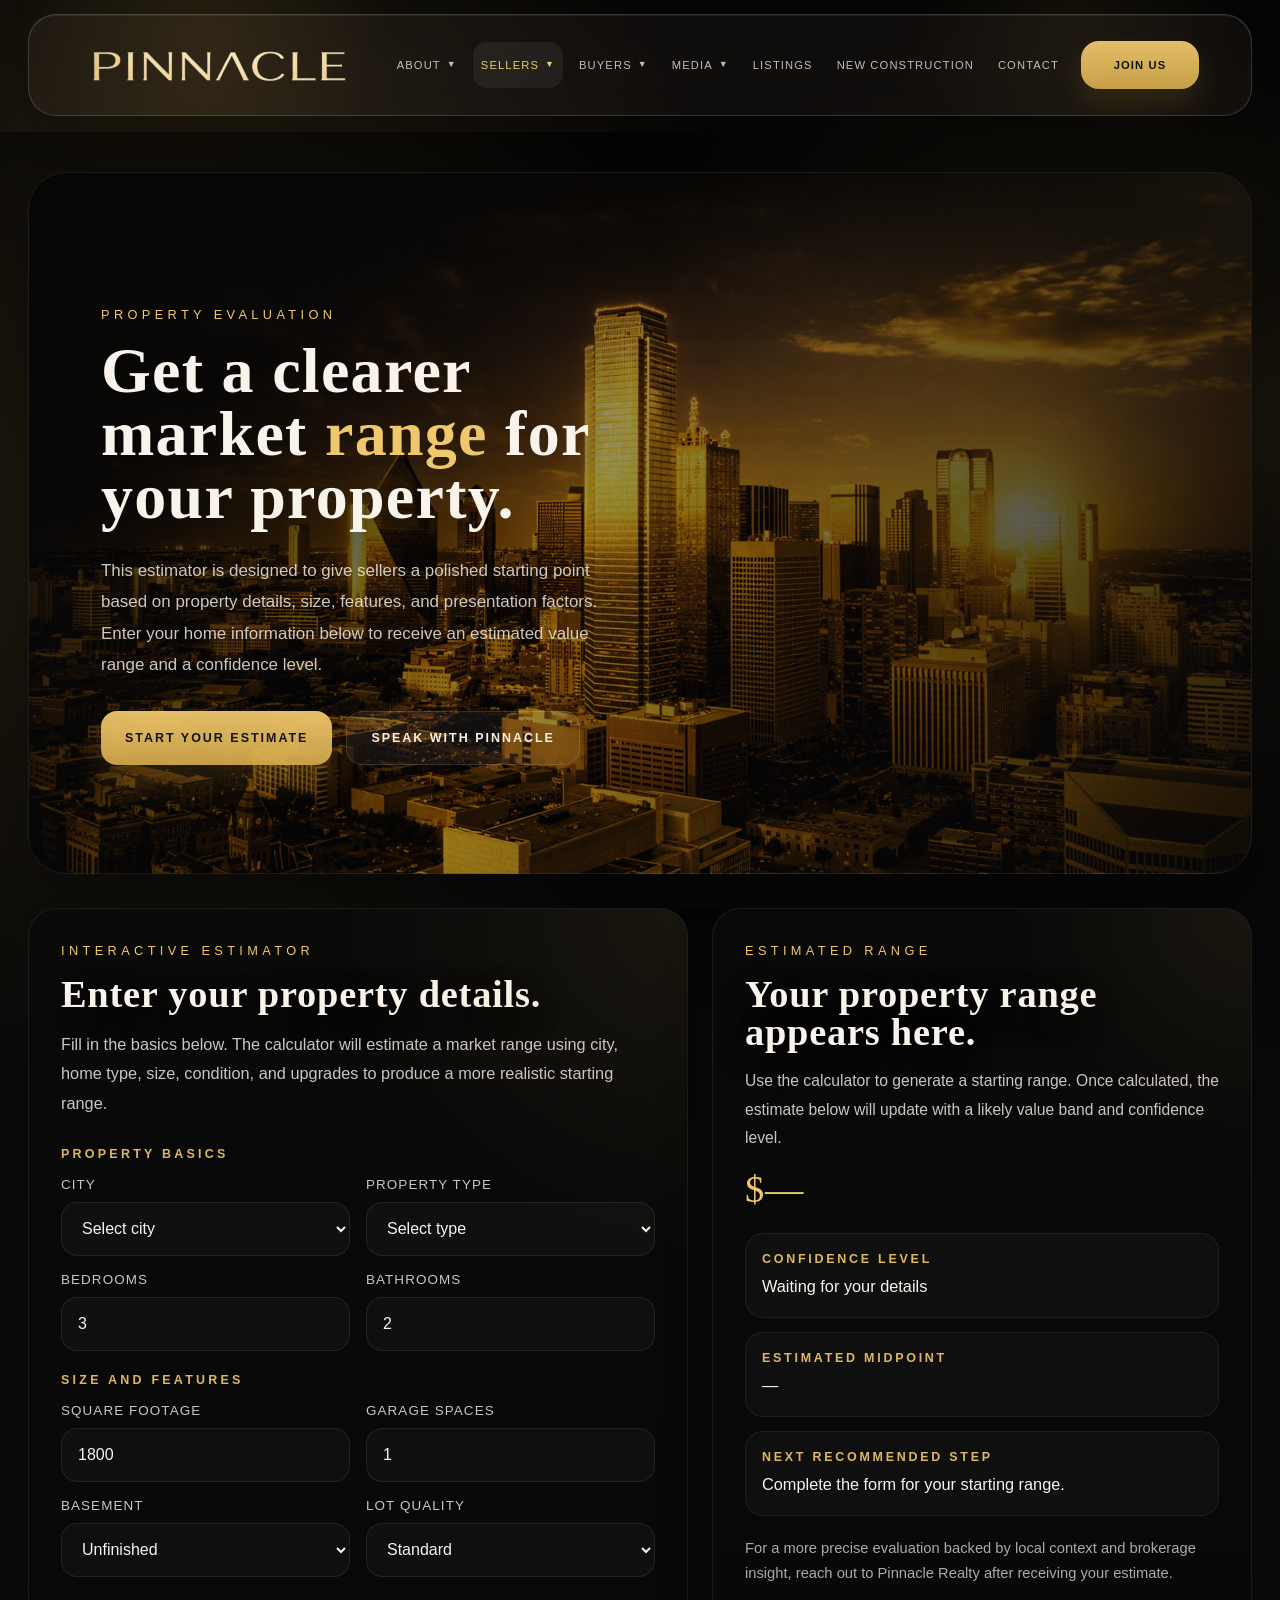
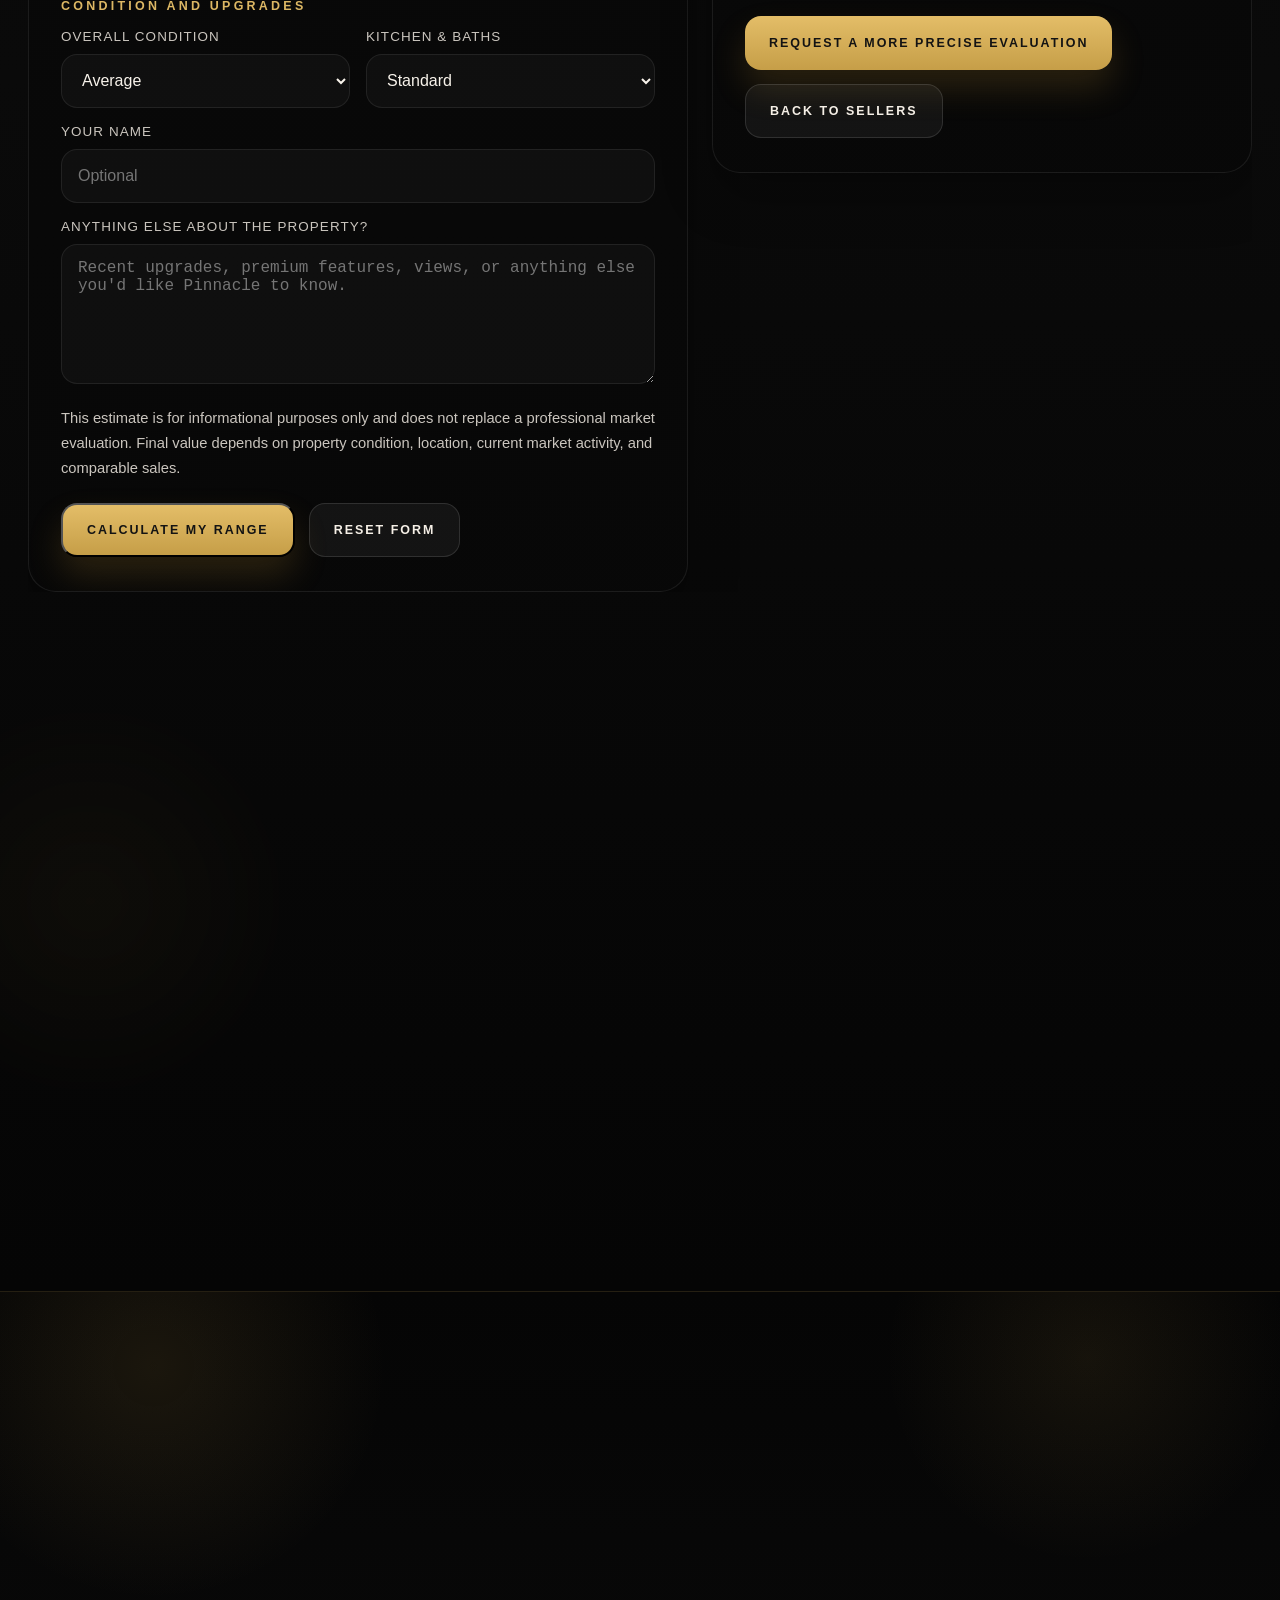
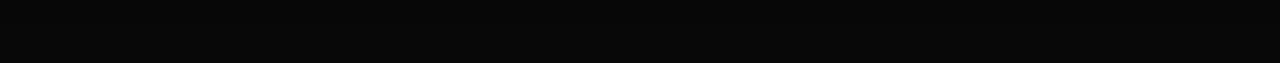
<file: property-evaluation.html>
<!DOCTYPE html>
<html lang="en">
<head>
  <link rel="icon" href="/pinnacle-favicon.ico" sizes="any">
  <link rel="icon" type="image/png" href="/pinnacle-favicon-32x32.png">
  <link rel="apple-touch-icon" href="/pinnacle-apple-touch-icon.png">
  <meta charset="UTF-8" />
  <meta name="viewport" content="width=device-width, initial-scale=1.0" />
  <title>Property Evaluation | Pinnacle Realty</title>
  <link rel="stylesheet" href="styles.css" />
  <style>
    html {
      scroll-behavior: smooth;
    }
    .evaluation-page {
      position: relative;
      overflow: hidden;
      background:
        radial-gradient(circle at 12% 14%, rgba(214, 171, 77, 0.14), transparent 22%),
        radial-gradient(circle at 86% 10%, rgba(214, 171, 77, 0.08), transparent 18%),
        linear-gradient(180deg, #050505 0%, #0a0a0a 56%, #050505 100%);
    }

    .evaluation-page::before,
    .evaluation-page::after {
      content: "";
      position: absolute;
      border-radius: 999px;
      pointer-events: none;
      filter: blur(18px);
      opacity: 0.42;
      animation: evaluationFloat 10s ease-in-out infinite;
    }

    .evaluation-page::before {
      top: 120px;
      right: -100px;
      width: 340px;
      height: 340px;
      background: radial-gradient(circle, rgba(214,171,77,0.15), transparent 70%);
    }

    .evaluation-page::after {
      bottom: 180px;
      left: -120px;
      width: 420px;
      height: 420px;
      background: radial-gradient(circle, rgba(214,171,77,0.10), transparent 72%);
      animation-delay: -5s;
    }

    .evaluation-shell {
      position: relative;
      z-index: 1;
      width: min(1360px, calc(100% - 56px));
      margin: 0 auto;
      padding: 40px 0 96px;
    }

    .evaluation-hero {
      position: relative;
      min-height: 78vh;
      border-radius: 38px;
      overflow: hidden;
      display: grid;
      grid-template-columns: minmax(0, 1.06fr) minmax(320px, 0.94fr);
      align-items: stretch;
      background:
        linear-gradient(112deg, rgba(8,8,8,0.82) 12%, rgba(8,8,8,0.42) 46%, rgba(8,8,8,0.86) 100%),
        radial-gradient(circle at 72% 24%, rgba(214,171,77,0.14), transparent 24%),
        url('assets/images/property-evaluation.jpg') center/cover no-repeat;
      border: 1px solid rgba(255,255,255,0.08);
      box-shadow: 0 34px 80px rgba(0,0,0,0.42);
      isolation: isolate;
    }

    .evaluation-hero::before,
    .evaluation-calculator-card::before,
    .evaluation-results-card::before,
    .evaluation-info-card::before,
    .evaluation-disclaimer::before {
      content: "";
      position: absolute;
      inset: 0;
      background: radial-gradient(circle at 100% 0%, rgba(214,171,77,0.08), transparent 24%);
      pointer-events: none;
    }

    .evaluation-copy,
    .evaluation-calculator-card,
    .evaluation-results-card,
    .evaluation-info-card,
    .evaluation-disclaimer {
      opacity: 0;
      transform: translateY(24px);
      transition: opacity 0.45s ease, transform 0.45s ease;
      will-change: transform, opacity;
    }

    .reveal-visible {
      opacity: 1;
      transform: translateY(0);
    }

    .evaluation-copy {
      position: relative;
      z-index: 1;
      padding: 96px 72px 70px;
      display: flex;
      flex-direction: column;
      justify-content: center;
    }

    .evaluation-kicker,
    .evaluation-section-label,
    .evaluation-side-label,
    .result-label {
      margin: 0 0 18px;
      font-size: 0.8rem;
      letter-spacing: 0.34em;
      text-transform: uppercase;
      color: #efc76d;
    }

    .evaluation-title,
    .evaluation-side-heading,
    .evaluation-calculator-card h2,
    .evaluation-results-card h2,
    .evaluation-info-card h2,
    .evaluation-disclaimer h2 {
      margin: 0;
      font-family: Georgia, 'Times New Roman', serif;
      line-height: 0.98;
      letter-spacing: 0.02em;
      color: #f8f3eb;
      text-shadow: 0 10px 34px rgba(0,0,0,0.34);
    }

    .evaluation-title {
      font-size: clamp(3rem, 5vw, 5.4rem);
      max-width: 780px;
    }

    .evaluation-title .accent,
    .estimated-range,
    .info-point strong {
      color: #efc76d;
    }

    .evaluation-description,
    .evaluation-side-text,
    .evaluation-helper,
    .result-copy,
    .result-note,
    .info-point p,
    .evaluation-disclaimer p,
    .form-note {
      color: rgba(245,239,230,0.82);
      line-height: 1.82;
      font-size: 1.02rem;
    }

    .evaluation-description {
      margin: 26px 0 0;
      max-width: 660px;
      font-size: 1.06rem;
      line-height: 1.86;
    }

    .evaluation-actions,
    .result-actions {
      display: flex;
      flex-wrap: wrap;
      gap: 14px;
      margin-top: 30px;
    }

    .evaluation-btn {
      display: inline-flex;
      align-items: center;
      justify-content: center;
      min-height: 54px;
      padding: 0 24px;
      border-radius: 16px;
      font-size: 0.78rem;
      letter-spacing: 0.16em;
      text-transform: uppercase;
      font-weight: 700;
      transition: transform 0.22s ease, background 0.22s ease, box-shadow 0.22s ease, color 0.22s ease;
      white-space: nowrap;
    }

    .evaluation-btn-primary {
      background: linear-gradient(180deg, rgba(239,199,109,0.95), rgba(214,171,77,0.92));
      color: #131313;
      box-shadow: 0 18px 34px rgba(201,152,52,0.18);
    }

    .evaluation-btn-primary:hover {
      transform: translateY(-2px);
      box-shadow: 0 22px 38px rgba(201,152,52,0.24);
    }

    .evaluation-btn-secondary {
      background: rgba(255,255,255,0.05);
      border: 1px solid rgba(255,255,255,0.12);
      color: #f5efe6;
    }

    .evaluation-btn-secondary:hover {
      transform: translateY(-2px);
      background: rgba(255,255,255,0.08);
    }




    .evaluation-grid {
      margin-top: 34px;
      display: grid;
      grid-template-columns: minmax(0, 1.1fr) minmax(320px, 0.9fr);
      gap: 24px;
      align-items: start;
    }

    .evaluation-calculator-card,
    .evaluation-results-card,
    .evaluation-info-card,
    .evaluation-disclaimer {
      position: relative;
      border-radius: 28px;
      background: linear-gradient(180deg, rgba(10,10,10,0.90), rgba(8,8,8,0.95));
      border: 1px solid rgba(255,255,255,0.08);
      box-shadow: 0 24px 50px rgba(0,0,0,0.28);
      overflow: hidden;
    }

    .evaluation-calculator-card,
    .evaluation-results-card,
    .evaluation-info-card,
    .evaluation-disclaimer {
      padding: 34px 32px;
    }

    .evaluation-calculator-card h2,
    .evaluation-results-card h2,
    .evaluation-info-card h2,
    .evaluation-disclaimer h2 {
      font-size: clamp(2rem, 3vw, 3rem);
    }

    .evaluation-helper {
      margin: 16px 0 0;
      max-width: 760px;
    }

    .evaluation-form {
      margin-top: 28px;
      display: grid;
      gap: 22px;
    }

    .form-section {
      display: grid;
      gap: 16px;
    }

    .form-section-title {
      margin: 0;
      font-size: 0.78rem;
      letter-spacing: 0.26em;
      text-transform: uppercase;
      color: rgba(239,199,109,0.92);
      font-weight: 700;
    }

    .form-grid {
      display: grid;
      grid-template-columns: repeat(2, minmax(0, 1fr));
      gap: 16px;
    }

    .form-field,
    .form-field-full {
      display: grid;
      gap: 10px;
    }

    .form-field-full {
      grid-column: 1 / -1;
    }

    .form-field label,
    .form-field-full label {
      color: rgba(245,239,230,0.82);
      font-size: 0.84rem;
      letter-spacing: 0.08em;
      text-transform: uppercase;
    }

    .form-field input,
    .form-field select,
    .form-field-full input,
    .form-field-full textarea {
      width: 100%;
      min-height: 54px;
      padding: 0 16px;
      border-radius: 16px;
      border: 1px solid rgba(255,255,255,0.08);
      background: rgba(255,255,255,0.03);
      color: #f8f3eb;
      font-size: 1rem;
      outline: none;
      transition: border-color 0.22s ease, background 0.22s ease, box-shadow 0.22s ease;
    }

    .form-field-full textarea {
      min-height: 140px;
      padding: 14px 16px;
      resize: vertical;
    }

    .form-field input:focus,
    .form-field select:focus,
    .form-field-full input:focus,
    .form-field-full textarea:focus {
      border-color: rgba(239,199,109,0.28);
      background: rgba(255,255,255,0.05);
      box-shadow: 0 0 0 3px rgba(239,199,109,0.08);
    }

    .form-note {
      margin: 0;
      font-size: 0.92rem;
      line-height: 1.7;
    }

    .evaluation-submit-row {
      display: flex;
      flex-wrap: wrap;
      gap: 14px;
      align-items: center;
    }

    .evaluation-results-card {
      position: sticky;
      top: 120px;
    }

    .result-copy {
      margin: 16px 0 0;
      font-size: 0.98rem;
    }

    .estimated-range {
      display: block;
      margin-top: 18px;
      font-family: Georgia, 'Times New Roman', serif;
      font-size: clamp(2.4rem, 3vw, 4rem);
      line-height: 0.98;
      letter-spacing: 0.02em;
    }

    .result-stats {
      margin-top: 24px;
      display: grid;
      gap: 14px;
    }

    .result-stat {
      padding: 18px 16px;
      border-radius: 18px;
      background: rgba(255,255,255,0.03);
      border: 1px solid rgba(255,255,255,0.06);
    }

    .result-stat strong {
      display: block;
      margin-bottom: 8px;
      font-size: 0.78rem;
      letter-spacing: 0.22em;
      text-transform: uppercase;
      color: rgba(239,199,109,0.92);
      font-weight: 700;
    }

    .result-stat span {
      color: #f8f3eb;
      font-size: 1.02rem;
      line-height: 1.55;
    }

    .result-note {
      margin: 20px 0 0;
      font-size: 0.92rem;
      line-height: 1.7;
      color: rgba(245,239,230,0.7);
    }

    .evaluation-info-card,
    .evaluation-disclaimer {
      margin-top: 24px;
    }

    .info-grid {
      margin-top: 22px;
      display: grid;
      grid-template-columns: repeat(3, minmax(0, 1fr));
      gap: 16px;
    }

    .info-point {
      padding: 20px 18px;
      border-radius: 18px;
      background: rgba(255,255,255,0.03);
      border: 1px solid rgba(255,255,255,0.06);
    }

    .info-point strong {
      display: block;
      margin-bottom: 12px;
      font-size: 0.84rem;
      letter-spacing: 0.2em;
      text-transform: uppercase;
      font-weight: 700;
    }

    .info-point p {
      margin: 0;
      font-size: 0.95rem;
      line-height: 1.68;
    }

    @keyframes evaluationFloat {
      0%, 100% { transform: translate3d(0, 0, 0); }
      50% { transform: translate3d(0, -20px, 0); }
    }

    @media (max-width: 1120px) {
      .evaluation-hero,
      .evaluation-grid,
      .info-grid {
        grid-template-columns: 1fr;
      }

      .evaluation-copy {
        padding: 84px 36px 34px;
      }

      .evaluation-results-card {
        position: relative;
        top: auto;
      }
    }

    @media (max-width: 820px) {
      .evaluation-shell {
        width: min(100%, calc(100% - 20px));
        padding: 24px 0 64px;
      }

      .evaluation-hero {
        min-height: auto;
        grid-template-columns: 1fr;
        border-radius: 28px;
      }

      .evaluation-copy {
        padding: 70px 22px 24px;
      }

      .evaluation-title {
        font-size: clamp(2.4rem, 9vw, 3.8rem);
      }

      .evaluation-description,
      .evaluation-helper,
      .result-copy,
      .result-note,
      .info-point p,
      .evaluation-disclaimer p,
      .form-note {
        font-size: 0.96rem;
        line-height: 1.72;
      }

      .evaluation-actions,
      .result-actions,
      .evaluation-submit-row {
        flex-direction: column;
      }

      .evaluation-btn {
        width: 100%;
      }

      .evaluation-calculator-card,
      .evaluation-results-card,
      .evaluation-info-card,
      .evaluation-disclaimer {
        padding: 24px 20px;
        border-radius: 24px;
      }

      .form-grid {
        grid-template-columns: 1fr;
      }

      .estimated-range {
        font-size: 2.2rem;
      }
    }
  </style>
</head>
<body data-page="property-evaluation" data-title="Property Evaluation">
  <div id="site-header"></div>

  <main class="evaluation-page" aria-label="Property Evaluation page">
    <div class="evaluation-shell">
      <section class="evaluation-hero">
        <div class="evaluation-copy reveal-on-scroll">
          <p class="evaluation-kicker">Property evaluation</p>
          <h1 class="evaluation-title">Get a clearer market <span class="accent">range</span> for your property.</h1>
          <p class="evaluation-description">This estimator is designed to give sellers a polished starting point based on property details, size, features, and presentation factors. Enter your home information below to receive an estimated value range and a confidence level.</p>
          <div class="evaluation-actions">
            <a href="#evaluation-calculator" class="evaluation-btn evaluation-btn-primary">Start Your Estimate</a>
            <a href="contact.html" class="evaluation-btn evaluation-btn-secondary">Speak With Pinnacle</a>
          </div>
        </div>

      </section>

      <section class="evaluation-grid" id="evaluation-calculator">
        <article class="evaluation-calculator-card reveal-on-scroll">
          <p class="evaluation-section-label">Interactive estimator</p>
          <h2>Enter your property details.</h2>
          <p class="evaluation-helper">Fill in the basics below. The calculator will estimate a market range using city, home type, size, condition, and upgrades to produce a more realistic starting range.</p>

          <form class="evaluation-form" id="evaluationForm">
            <div class="form-section">
              <p class="form-section-title">Property basics</p>
              <div class="form-grid">
                <div class="form-field">
                  <label for="city">City</label>
                  <select id="city" name="city" required>
                    <option value="">Select city</option>
                    <option value="mississauga">Mississauga</option>
                    <option value="brampton">Brampton</option>
                    <option value="vaughan">Vaughan</option>
                    <option value="toronto">Toronto</option>
                    <option value="milton">Milton</option>
                    <option value="oakville">Oakville</option>
                  </select>
                </div>
                <div class="form-field">
                  <label for="propertyType">Property type</label>
                  <select id="propertyType" name="propertyType" required>
                    <option value="">Select type</option>
                    <option value="detached">Detached</option>
                    <option value="semi">Semi-Detached</option>
                    <option value="townhouse">Townhouse</option>
                    <option value="condo">Condo</option>
                  </select>
                </div>
                <div class="form-field">
                  <label for="bedrooms">Bedrooms</label>
                  <input id="bedrooms" name="bedrooms" type="number" min="1" max="10" value="3" required />
                </div>
                <div class="form-field">
                  <label for="bathrooms">Bathrooms</label>
                  <input id="bathrooms" name="bathrooms" type="number" min="1" max="10" value="2" required />
                </div>
              </div>
            </div>

            <div class="form-section">
              <p class="form-section-title">Size and features</p>
              <div class="form-grid">
                <div class="form-field">
                  <label for="squareFootage">Square footage</label>
                  <input id="squareFootage" name="squareFootage" type="number" min="300" step="10" value="1800" required />
                </div>
                <div class="form-field">
                  <label for="garageSpaces">Garage spaces</label>
                  <input id="garageSpaces" name="garageSpaces" type="number" min="0" max="6" value="1" required />
                </div>
                <div class="form-field">
                  <label for="basement">Basement</label>
                  <select id="basement" name="basement" required>
                    <option value="unfinished">Unfinished</option>
                    <option value="finished">Finished</option>
                    <option value="walkout">Finished walkout</option>
                  </select>
                </div>
                <div class="form-field">
                  <label for="lotType">Lot quality</label>
                  <select id="lotType" name="lotType" required>
                    <option value="standard">Standard</option>
                    <option value="corner">Corner lot</option>
                    <option value="premium">Premium lot</option>
                  </select>
                </div>
              </div>
            </div>

            <div class="form-section">
              <p class="form-section-title">Condition and upgrades</p>
              <div class="form-grid">
                <div class="form-field">
                  <label for="condition">Overall condition</label>
                  <select id="condition" name="condition" required>
                    <option value="average">Average</option>
                    <option value="updated">Updated</option>
                    <option value="renovated">Fully renovated</option>
                    <option value="needs-work">Needs work</option>
                  </select>
                </div>
                <div class="form-field">
                  <label for="kitchenBath">Kitchen & baths</label>
                  <select id="kitchenBath" name="kitchenBath" required>
                    <option value="standard">Standard</option>
                    <option value="partially-updated">Partially updated</option>
                    <option value="fully-updated">Fully updated</option>
                  </select>
                </div>
                <div class="form-field-full">
                  <label for="ownerName">Your name</label>
                  <input id="ownerName" name="ownerName" type="text" placeholder="Optional" />
                </div>
                <div class="form-field-full">
                  <label for="notes">Anything else about the property?</label>
                  <textarea id="notes" name="notes" placeholder="Recent upgrades, premium features, views, or anything else you'd like Pinnacle to know."></textarea>
                </div>
              </div>
            </div>

            <p class="form-note">This estimate is for informational purposes only and does not replace a professional market evaluation. Final value depends on property condition, location, current market activity, and comparable sales.</p>

            <div class="evaluation-submit-row">
              <button type="submit" class="evaluation-btn evaluation-btn-primary">Calculate My Range</button>
              <button type="reset" class="evaluation-btn evaluation-btn-secondary" id="evaluationReset">Reset Form</button>
            </div>
          </form>
        </article>

        <aside class="evaluation-results-card reveal-on-scroll" id="resultsCard" aria-live="polite">
          <p class="result-label">Estimated range</p>
          <h2>Your property range appears here.</h2>
          <p class="result-copy">Use the calculator to generate a starting range. Once calculated, the estimate below will update with a likely value band and confidence level.</p>
          <span class="estimated-range" id="estimatedRange">$—</span>

          <div class="result-stats">
            <div class="result-stat">
              <strong>Confidence level</strong>
              <span id="confidenceLevel">Waiting for your details</span>
            </div>
            <div class="result-stat">
              <strong>Estimated midpoint</strong>
              <span id="midpointValue">—</span>
            </div>
            <div class="result-stat">
              <strong>Next recommended step</strong>
              <span id="nextStepText">Complete the form for your starting range.</span>
            </div>
          </div>

          <p class="result-note" id="resultNote">For a more precise evaluation backed by local context and brokerage insight, reach out to Pinnacle Realty after receiving your estimate.</p>

          <div class="result-actions">
            <a href="contact.html" class="evaluation-btn evaluation-btn-primary">Request a More Precise Evaluation</a>
            <a href="sellers.html" class="evaluation-btn evaluation-btn-secondary">Back to Sellers</a>
          </div>
        </aside>
      </section>

      <section class="evaluation-info-card reveal-on-scroll">
        <p class="evaluation-section-label">How this works</p>
        <h2>A cleaner estimate that focuses on range, not false precision.</h2>
        <div class="info-grid">
          <div class="info-point">
            <strong>City-based starting point</strong>
            <p>The tool begins with a base value shaped by city and property type to reflect broad market differences.</p>
          </div>
          <div class="info-point">
            <strong>Feature adjustments</strong>
            <p>Bedrooms, bathrooms, square footage, basement finish, garage space, and lot type shift the estimate upward or downward.</p>
          </div>
          <div class="info-point">
            <strong>Condition score</strong>
            <p>Updated and renovated homes earn stronger results, while properties needing work produce a more cautious starting estimate.</p>
          </div>
        </div>
      </section>

      <section class="evaluation-disclaimer reveal-on-scroll">
        <p class="evaluation-section-label">Important note</p>
        <h2>This is a smart estimate, not a formal appraisal.</h2>
        <p>The result is designed as a conversation starter and lead-in to a more tailored review. It does not replace a professional market evaluation, appraisal, or brokerage opinion based on active comparable sales and current local demand.</p>
      </section>
    </div>
  </main>

  <div id="site-footer"></div>
  <script src="script.js"></script>
  <script>
    (() => {
      const revealItems = document.querySelectorAll('.reveal-on-scroll');
      if (revealItems.length) {
        const observer = new IntersectionObserver((entries) => {
          entries.forEach((entry) => {
            if (entry.isIntersecting) {
              entry.target.classList.add('reveal-visible');
              observer.unobserve(entry.target);
            }
          });
        }, {
          threshold: 0.18,
          rootMargin: '0px 0px -6% 0px'
        });

        revealItems.forEach((item, index) => {
          item.style.transitionDelay = `${index * 45}ms`;
          observer.observe(item);
        });
      }

      const form = document.getElementById('evaluationForm');
      const rangeEl = document.getElementById('estimatedRange');
      const confidenceEl = document.getElementById('confidenceLevel');
      const midpointEl = document.getElementById('midpointValue');
      const nextStepEl = document.getElementById('nextStepText');
      const resultNoteEl = document.getElementById('resultNote');
      const resetBtn = document.getElementById('evaluationReset');

      const cityBase = {
        mississauga: 920000,
        brampton: 830000,
        vaughan: 980000,
        toronto: 1100000,
        milton: 880000,
        oakville: 1200000
      };

      const propertyTypeBase = {
        detached: 180000,
        semi: 80000,
        townhouse: 30000,
        condo: -90000
      };

      const basementAdjust = {
        unfinished: 0,
        finished: 35000,
        walkout: 65000
      };

      const lotAdjust = {
        standard: 0,
        corner: 35000,
        premium: 70000
      };

      const conditionAdjust = {
        average: 0,
        updated: 55000,
        renovated: 105000,
        'needs-work': -95000
      };

      const kitchenBathAdjust = {
        standard: 0,
        'partially-updated': 30000,
        'fully-updated': 70000
      };

      const currency = new Intl.NumberFormat('en-CA', {
        style: 'currency',
        currency: 'CAD',
        maximumFractionDigits: 0
      });

      const calculateRange = (data) => {
        const city = cityBase[data.city] || 0;
        const type = propertyTypeBase[data.propertyType] || 0;
        const bedrooms = Math.max(0, (Number(data.bedrooms) - 3) * 30000);
        const bathrooms = Math.max(0, (Number(data.bathrooms) - 2) * 22000);
        const squareFootage = (Number(data.squareFootage) - 1500) * 140;
        const garage = Number(data.garageSpaces) * 12000;
        const basement = basementAdjust[data.basement] || 0;
        const lot = lotAdjust[data.lotType] || 0;
        const condition = conditionAdjust[data.condition] || 0;
        const kitchenBath = kitchenBathAdjust[data.kitchenBath] || 0;

        const midpoint = city + type + bedrooms + bathrooms + squareFootage + garage + basement + lot + condition + kitchenBath;

        const detailScore = [
          data.city,
          data.propertyType,
          data.bedrooms,
          data.bathrooms,
          data.squareFootage,
          data.garageSpaces,
          data.basement,
          data.lotType,
          data.condition,
          data.kitchenBath
        ].filter(Boolean).length;

        let spread = 150000;
        let confidence = 'Moderate';

        if (detailScore >= 9) {
          spread = 130000;
          confidence = 'Stronger';
        } else if (detailScore <= 6) {
          spread = 170000;
          confidence = 'Broad';
        }

        const min = Math.max(0, Math.round((midpoint - spread) / 5000) * 5000);
        const max = Math.max(min + 50000, Math.round((midpoint + spread) / 5000) * 5000);
        const roundedMidpoint = Math.round(midpoint / 5000) * 5000;

        return { min, max, midpoint: roundedMidpoint, confidence };
      };

      form?.addEventListener('submit', (event) => {
        event.preventDefault();

        const formData = new FormData(form);
        const data = Object.fromEntries(formData.entries());
        const result = calculateRange(data);

        rangeEl.textContent = `${currency.format(result.min)} – ${currency.format(result.max)}`;
        confidenceEl.textContent = `${result.confidence} estimate range`;
        midpointEl.textContent = currency.format(result.midpoint);
        nextStepEl.textContent = 'Request a brokerage review for a more precise market opinion.';
        resultNoteEl.textContent = `Based on the details provided, your property may fall within this estimated range. Final value depends on street-level location, current comparable sales, presentation, and market timing.`;
      });

      resetBtn?.addEventListener('click', () => {
        window.setTimeout(() => {
          rangeEl.textContent = '$—';
          confidenceEl.textContent = 'Waiting for your details';
          midpointEl.textContent = '—';
          nextStepEl.textContent = 'Complete the form for your starting range.';
          resultNoteEl.textContent = 'For a more precise evaluation backed by local context and brokerage insight, reach out to Pinnacle Realty after receiving your estimate.';
        }, 0);
      });
    })();
  </script>
</body>
</html>
</file>
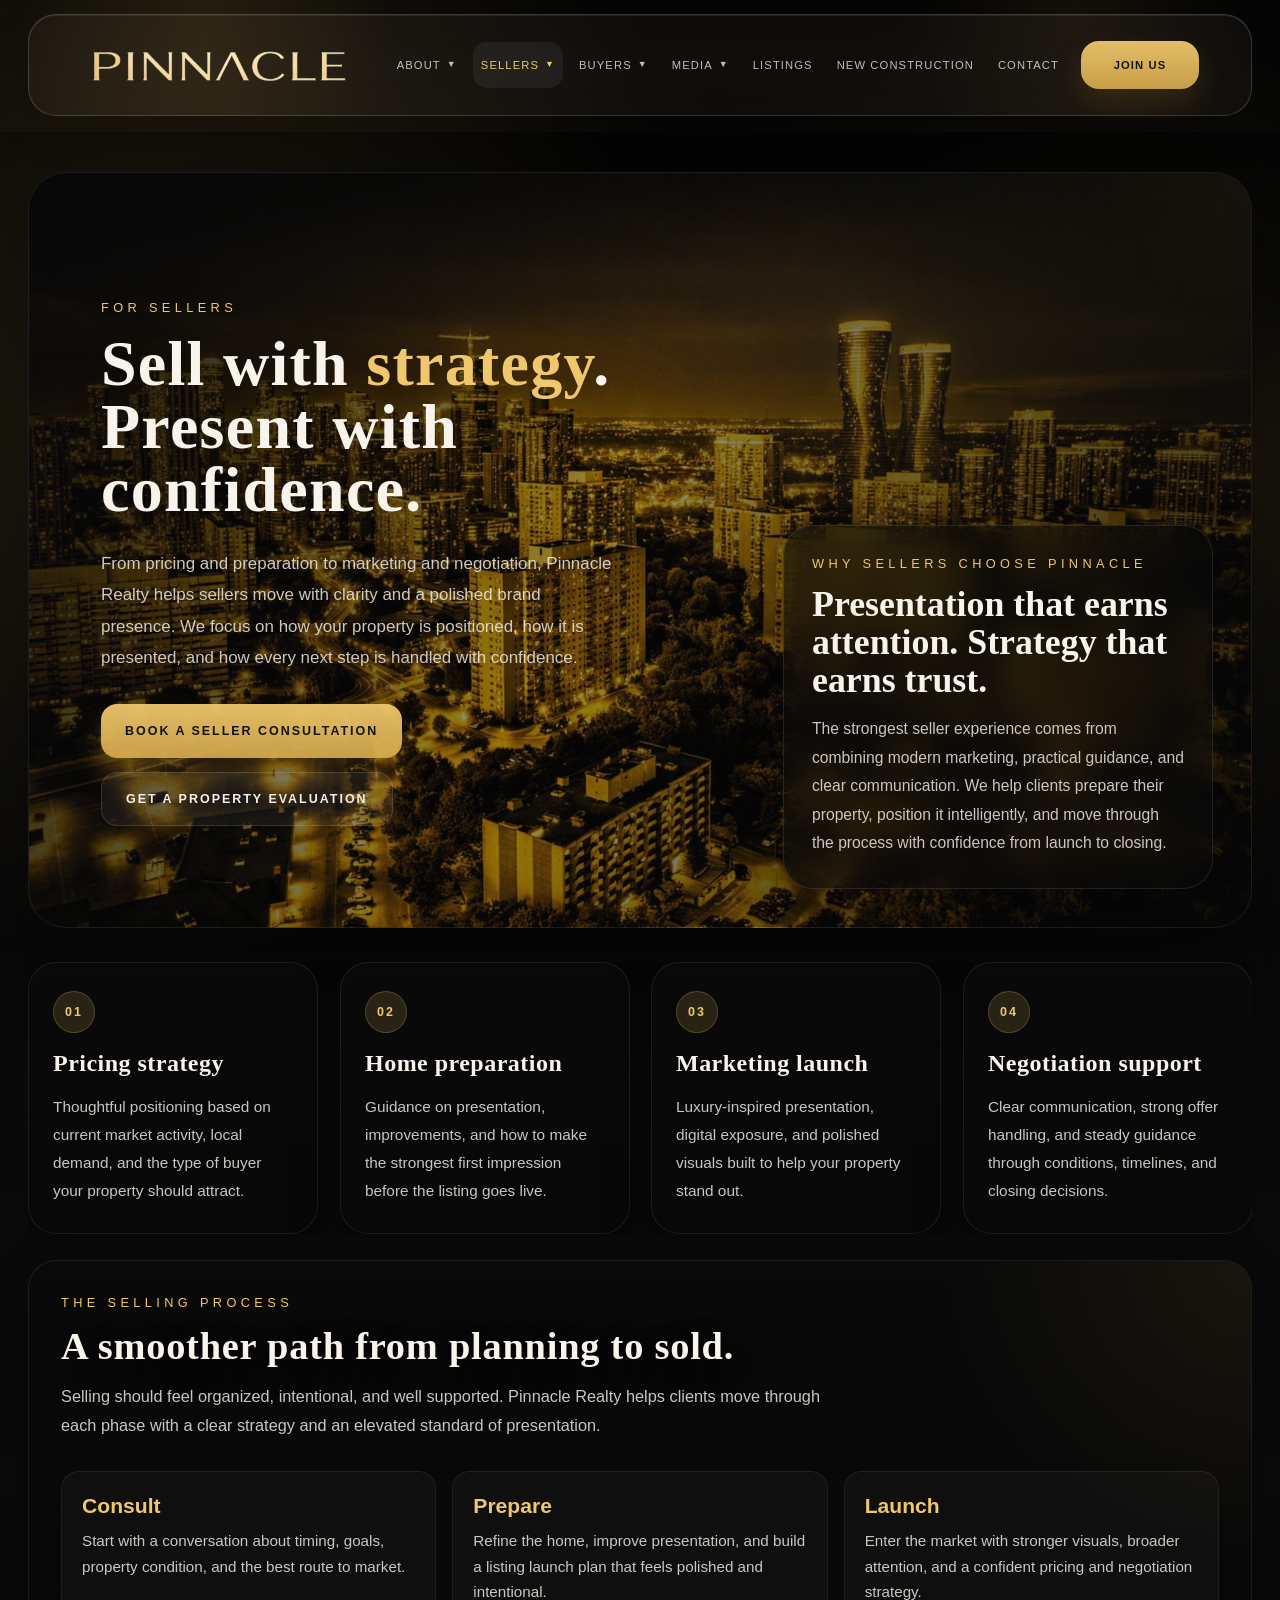
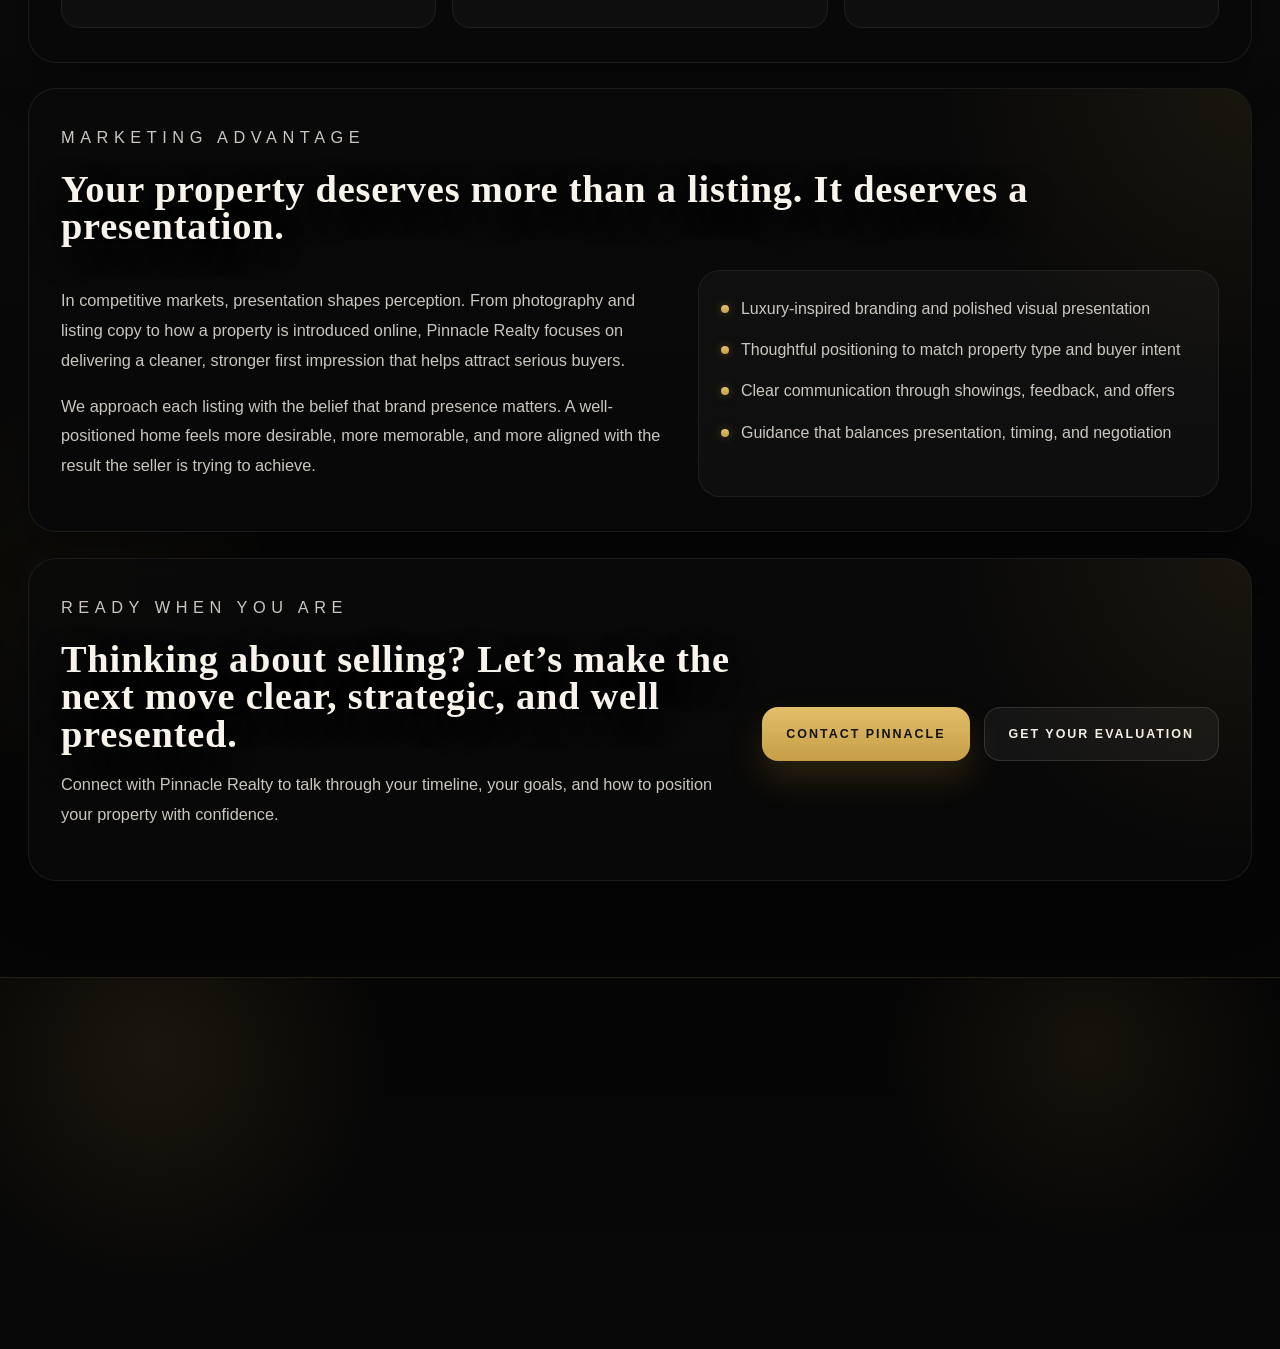
<file: sellers.html>
<!DOCTYPE html>
<html lang="en">
<head>
  <link rel="icon" href="/pinnacle-favicon.ico" sizes="any">
  <link rel="icon" type="image/png" href="/pinnacle-favicon-32x32.png">
  <link rel="apple-touch-icon" href="/pinnacle-apple-touch-icon.png">
  <meta charset="UTF-8" />
  <meta name="viewport" content="width=device-width, initial-scale=1.0" />
  <title>Sellers | Pinnacle Realty</title>
  <link rel="stylesheet" href="styles.css" />
  <style>
    .sellers-page {
      position: relative;
      overflow: hidden;
      background:
        radial-gradient(circle at 12% 12%, rgba(214, 171, 77, 0.14), transparent 22%),
        radial-gradient(circle at 88% 16%, rgba(214, 171, 77, 0.08), transparent 18%),
        linear-gradient(180deg, #050505 0%, #0a0a0a 55%, #050505 100%);
    }

    .sellers-page::before,
    .sellers-page::after {
      content: "";
      position: absolute;
      border-radius: 999px;
      pointer-events: none;
      filter: blur(18px);
      opacity: 0.42;
      animation: sellersFloat 10s ease-in-out infinite;
    }

    .sellers-page::before {
      top: 140px;
      right: -120px;
      width: 360px;
      height: 360px;
      background: radial-gradient(circle, rgba(214,171,77,0.14), transparent 70%);
    }

    .sellers-page::after {
      bottom: 180px;
      left: -130px;
      width: 420px;
      height: 420px;
      background: radial-gradient(circle, rgba(214,171,77,0.10), transparent 72%);
      animation-delay: -6s;
    }

    .sellers-shell {
      position: relative;
      z-index: 1;
      width: min(1360px, calc(100% - 56px));
      margin: 0 auto;
      padding: 40px 0 96px;
    }

    .sellers-hero {
      position: relative;
      min-height: 84vh;
      border-radius: 38px;
      overflow: hidden;
      display: grid;
      grid-template-columns: minmax(0, 1.08fr) minmax(320px, 0.92fr);
      align-items: stretch;
      background:
        linear-gradient(112deg, rgba(8,8,8,0.82) 12%, rgba(8,8,8,0.42) 46%, rgba(8,8,8,0.86) 100%),
        radial-gradient(circle at 72% 24%, rgba(214,171,77,0.14), transparent 24%),
        url('assets/images/sauga.jpg') center/cover no-repeat;
      border: 1px solid rgba(255,255,255,0.08);
      box-shadow: 0 34px 80px rgba(0,0,0,0.42);
      isolation: isolate;
    }

    .sellers-hero::before,
    .seller-process::before,
    .seller-marketing::before,
    .seller-evaluation::before,
    .seller-final-cta::before {
      content: "";
      position: absolute;
      inset: 0;
      background: radial-gradient(circle at 100% 0%, rgba(214,171,77,0.08), transparent 24%);
      pointer-events: none;
    }

    .sellers-copy,
    .sellers-side-card,
    .seller-services-card,
    .seller-process,
    .seller-marketing,
    .seller-final-cta {
      opacity: 0;
      transform: translateY(24px);
      transition: opacity 0.45s ease, transform 0.45s ease;
      will-change: transform, opacity;
    }

    .reveal-visible {
      opacity: 1;
      transform: translateY(0);
    }

    .sellers-copy {
      position: relative;
      z-index: 1;
      padding: 96px 72px 70px;
      display: flex;
      flex-direction: column;
      justify-content: center;
    }

    .sellers-kicker,
    .section-label,
    .side-label {
      margin: 0 0 18px;
      font-size: 0.8rem;
      letter-spacing: 0.34em;
      text-transform: uppercase;
      color: #efc76d;
    }

    .sellers-title,
    .seller-process h2,
    .seller-marketing h2,
    .seller-evaluation h2,
    .seller-final-cta h2,
    .seller-services-card h3 {
      margin: 0;
      font-family: Georgia, 'Times New Roman', serif;
      line-height: 0.98;
      letter-spacing: 0.02em;
      color: #f8f3eb;
      text-shadow: 0 10px 34px rgba(0,0,0,0.34);
    }

    .sellers-title {
      font-size: clamp(3rem, 5vw, 5.6rem);
      max-width: 760px;
    }

    .sellers-title .accent,
    .seller-process-step strong,
    .seller-services-card strong,
    .seller-evaluation-stat strong {
      color: #efc76d;
    }

    .sellers-description,
    .seller-process-intro,
    .seller-marketing p,
    .seller-evaluation p,
    .seller-final-cta p,
    .side-text,
    .seller-services-card p,
    .seller-process-step span {
      color: rgba(245,239,230,0.82);
      line-height: 1.82;
      font-size: 1.02rem;
    }

    .sellers-description {
      margin: 26px 0 0;
      max-width: 640px;
      font-size: 1.06rem;
      line-height: 1.86;
    }

    .sellers-actions,
    .seller-final-actions {
      display: flex;
      flex-wrap: wrap;
      gap: 14px;
      margin-top: 30px;
    }

    .seller-btn {
      display: inline-flex;
      align-items: center;
      justify-content: center;
      min-height: 54px;
      padding: 0 24px;
      border-radius: 16px;
      font-size: 0.78rem;
      letter-spacing: 0.16em;
      text-transform: uppercase;
      font-weight: 700;
      transition: transform 0.22s ease, background 0.22s ease, box-shadow 0.22s ease, color 0.22s ease;
      white-space: nowrap;
    }

    .seller-btn-primary {
      background: linear-gradient(180deg, rgba(239,199,109,0.95), rgba(214,171,77,0.92));
      color: #131313;
      box-shadow: 0 18px 34px rgba(201,152,52,0.18);
    }

    .seller-btn-primary:hover {
      transform: translateY(-2px);
      box-shadow: 0 22px 38px rgba(201,152,52,0.24);
    }

    .seller-btn-secondary {
      background: rgba(255,255,255,0.05);
      border: 1px solid rgba(255,255,255,0.12);
      color: #f5efe6;
    }

    .seller-btn-secondary:hover {
      transform: translateY(-2px);
      background: rgba(255,255,255,0.08);
    }

    .sellers-side-card {
      position: relative;
      z-index: 1;
      align-self: end;
      margin: 0 38px 38px 0;
      padding: 30px 28px;
      border-radius: 30px;
      background: rgba(10,10,10,0.54);
      backdrop-filter: blur(16px);
      -webkit-backdrop-filter: blur(16px);
      border: 1px solid rgba(255,255,255,0.10);
      box-shadow: 0 24px 60px rgba(0,0,0,0.28);
      justify-self: end;
      max-width: 430px;
    }

    .side-label {
      margin-bottom: 14px;
    }

    .side-heading {
      margin: 0;
      font-family: Georgia, 'Times New Roman', serif;
      font-size: clamp(1.9rem, 2.8vw, 3rem);
      line-height: 1.06;
      color: #f8f3eb;
    }

    .side-text {
      margin: 16px 0 0;
      font-size: 0.98rem;
    }

    .seller-overview-grid {
      margin-top: 34px;
      display: grid;
      grid-template-columns: repeat(4, minmax(0, 1fr));
      gap: 22px;
    }

    .seller-services-card,
    .seller-process,
    .seller-marketing,
    .seller-evaluation,
    .seller-final-cta {
      position: relative;
      border-radius: 28px;
      background: linear-gradient(180deg, rgba(10,10,10,0.90), rgba(8,8,8,0.95));
      border: 1px solid rgba(255,255,255,0.08);
      box-shadow: 0 24px 50px rgba(0,0,0,0.28);
      overflow: hidden;
    }

    .seller-services-card {
      padding: 28px 24px;
    }

    .seller-services-card strong {
      display: inline-flex;
      align-items: center;
      justify-content: center;
      width: 42px;
      height: 42px;
      border-radius: 999px;
      margin-bottom: 18px;
      background: rgba(239,199,109,0.14);
      border: 1px solid rgba(239,199,109,0.22);
      font-size: 0.78rem;
      letter-spacing: 0.16em;
      text-transform: uppercase;
    }

    .seller-services-card h3 {
      font-size: 1.5rem;
      line-height: 1.08;
      text-shadow: none;
    }

    .seller-services-card p {
      margin: 16px 0 0;
      font-size: 0.96rem;
    }

    .seller-process {
      margin-top: 26px;
      padding: 34px 32px;
    }

    .seller-process h2,
    .seller-marketing h2,
    .seller-evaluation h2,
    .seller-final-cta h2 {
      font-size: clamp(2rem, 3vw, 3rem);
    }

    .seller-process-intro {
      margin: 16px 0 0;
      max-width: 760px;
    }

    .seller-process-grid {
      margin-top: 30px;
      display: grid;
      grid-template-columns: repeat(3, minmax(0, 1fr));
      gap: 16px;
    }

    .seller-process-step {
      padding: 22px 20px;
      border-radius: 18px;
      background: rgba(255,255,255,0.03);
      border: 1px solid rgba(255,255,255,0.06);
    }

    .seller-process-step strong {
      display: block;
      font-size: 1.32rem;
      margin-bottom: 10px;
      font-weight: 600;
    }

    .seller-process-step span {
      display: block;
      font-size: 0.95rem;
      line-height: 1.68;
    }

    .seller-marketing,
    .seller-final-cta {
      margin-top: 26px;
      padding: 34px 32px;
    }

    .seller-marketing-grid,
    .seller-evaluation-grid {
      margin-top: 24px;
      display: grid;
      grid-template-columns: minmax(0, 1fr) minmax(280px, 0.85fr);
      gap: 24px;
      align-items: stretch;
    }

    .seller-marketing-list,
    .seller-evaluation-stat {
      padding: 24px 22px;
      border-radius: 22px;
      background: rgba(255,255,255,0.03);
      border: 1px solid rgba(255,255,255,0.06);
    }

    .seller-marketing-list ul {
      margin: 0;
      padding: 0;
      list-style: none;
      display: grid;
      gap: 14px;
    }

    .seller-marketing-list li {
      display: flex;
      align-items: flex-start;
      gap: 12px;
      color: rgba(245,239,230,0.82);
      line-height: 1.7;
    }

    .seller-marketing-list li::before {
      content: "";
      width: 8px;
      height: 8px;
      border-radius: 999px;
      margin-top: 10px;
      background: linear-gradient(180deg, rgba(239,199,109,0.95), rgba(214,171,77,0.92));
      box-shadow: 0 0 10px rgba(214,171,77,0.34);
      flex: 0 0 auto;
    }

    .seller-evaluation-stat strong {
      display: block;
      margin-bottom: 14px;
      font-size: 0.8rem;
      letter-spacing: 0.24em;
      text-transform: uppercase;
      font-weight: 700;
    }

    .seller-evaluation-stat h3 {
      margin: 0;
      font-family: Georgia, 'Times New Roman', serif;
      font-size: clamp(1.8rem, 2.8vw, 2.8rem);
      line-height: 1.08;
      color: #f8f3eb;
    }

    .seller-evaluation-stat p {
      margin: 16px 0 0;
      font-size: 0.98rem;
      line-height: 1.76;
    }

    .seller-final-cta {
      display: grid;
      grid-template-columns: minmax(0, 1fr) auto;
      gap: 22px;
      align-items: center;
    }

    @keyframes sellersFloat {
      0%, 100% { transform: translate3d(0, 0, 0); }
      50% { transform: translate3d(0, -20px, 0); }
    }

    @media (max-width: 1240px) {
      .seller-overview-grid {
        grid-template-columns: repeat(2, minmax(0, 1fr));
      }
    }

    @media (max-width: 1120px) {
      .sellers-hero,
      .seller-marketing-grid,
      .seller-evaluation-grid,
      .seller-final-cta {
        grid-template-columns: 1fr;
      }

      .sellers-copy {
        padding: 84px 36px 34px;
      }

      .sellers-side-card {
        margin: 0 36px 36px;
        justify-self: start;
      }

      .seller-final-actions {
        justify-content: flex-start;
      }
    }

    @media (max-width: 820px) {
      .sellers-shell {
        width: min(100%, calc(100% - 20px));
        padding: 24px 0 64px;
      }

      .sellers-hero {
        min-height: auto;
        grid-template-columns: 1fr;
        border-radius: 28px;
      }

      .sellers-copy {
        padding: 70px 22px 24px;
      }

      .sellers-title {
        font-size: clamp(2.4rem, 9vw, 3.8rem);
      }

      .sellers-description,
      .seller-process-intro,
      .seller-marketing p,
      .seller-evaluation p,
      .seller-final-cta p,
      .side-text,
      .seller-services-card p,
      .seller-process-step span {
        font-size: 0.96rem;
        line-height: 1.72;
      }

      .sellers-actions,
      .seller-final-actions {
        flex-direction: column;
      }

      .seller-btn {
        width: 100%;
      }

      .sellers-side-card {
        margin: 0 22px 22px;
        padding: 24px 20px;
        border-radius: 24px;
      }

      .seller-overview-grid,
      .seller-process-grid {
        grid-template-columns: 1fr;
      }

      .seller-services-card,
      .seller-process,
      .seller-marketing,
      .seller-evaluation,
      .seller-final-cta {
        padding: 24px 20px;
        border-radius: 24px;
      }
    }
  </style>
</head>
<body data-page="sellers" data-title="Sellers">
  <div id="site-header"></div>

  <main class="sellers-page" aria-label="Sellers page">
    <div class="sellers-shell">
      <section class="sellers-hero">
        <div class="sellers-copy reveal-on-scroll">
          <p class="sellers-kicker">For sellers</p>
          <h1 class="sellers-title">Sell with <span class="accent">strategy</span>. Present with confidence.</h1>
          <p class="sellers-description">From pricing and preparation to marketing and negotiation, Pinnacle Realty helps sellers move with clarity and a polished brand presence. We focus on how your property is positioned, how it is presented, and how every next step is handled with confidence.</p>
          <div class="sellers-actions">
            <a href="contact.html" class="seller-btn seller-btn-primary">Book a Seller Consultation</a>
            <a href="property-evaluation.html" class="seller-btn seller-btn-secondary">Get a Property Evaluation</a>
          </div>
        </div>

        <aside class="sellers-side-card reveal-on-scroll" aria-label="Seller overview">
          <p class="side-label">Why sellers choose Pinnacle</p>
          <h2 class="side-heading">Presentation that earns attention. Strategy that earns trust.</h2>
          <p class="side-text">The strongest seller experience comes from combining modern marketing, practical guidance, and clear communication. We help clients prepare their property, position it intelligently, and move through the process with confidence from launch to closing.</p>
        </aside>
      </section>

      <section class="seller-overview-grid">
        <article class="seller-services-card reveal-on-scroll">
          <strong>01</strong>
          <h3>Pricing strategy</h3>
          <p>Thoughtful positioning based on current market activity, local demand, and the type of buyer your property should attract.</p>
        </article>

        <article class="seller-services-card reveal-on-scroll">
          <strong>02</strong>
          <h3>Home preparation</h3>
          <p>Guidance on presentation, improvements, and how to make the strongest first impression before the listing goes live.</p>
        </article>

        <article class="seller-services-card reveal-on-scroll">
          <strong>03</strong>
          <h3>Marketing launch</h3>
          <p>Luxury-inspired presentation, digital exposure, and polished visuals built to help your property stand out.</p>
        </article>

        <article class="seller-services-card reveal-on-scroll">
          <strong>04</strong>
          <h3>Negotiation support</h3>
          <p>Clear communication, strong offer handling, and steady guidance through conditions, timelines, and closing decisions.</p>
        </article>
      </section>

      <section class="seller-process reveal-on-scroll">
        <p class="section-label">The selling process</p>
        <h2>A smoother path from planning to sold.</h2>
        <p class="seller-process-intro">Selling should feel organized, intentional, and well supported. Pinnacle Realty helps clients move through each phase with a clear strategy and an elevated standard of presentation.</p>
        <div class="seller-process-grid">
          <div class="seller-process-step">
            <strong>Consult</strong>
            <span>Start with a conversation about timing, goals, property condition, and the best route to market.</span>
          </div>
          <div class="seller-process-step">
            <strong>Prepare</strong>
            <span>Refine the home, improve presentation, and build a listing launch plan that feels polished and intentional.</span>
          </div>
          <div class="seller-process-step">
            <strong>Launch</strong>
            <span>Enter the market with stronger visuals, broader attention, and a confident pricing and negotiation strategy.</span>
          </div>
        </div>
      </section>

      <section class="seller-marketing reveal-on-scroll">
        <p class="section-label">Marketing advantage</p>
        <h2>Your property deserves more than a listing. It deserves a presentation.</h2>
        <div class="seller-marketing-grid">
          <div>
            <p>In competitive markets, presentation shapes perception. From photography and listing copy to how a property is introduced online, Pinnacle Realty focuses on delivering a cleaner, stronger first impression that helps attract serious buyers.</p>
            <p>We approach each listing with the belief that brand presence matters. A well-positioned home feels more desirable, more memorable, and more aligned with the result the seller is trying to achieve.</p>
          </div>
          <div class="seller-marketing-list">
            <ul>
              <li>Luxury-inspired branding and polished visual presentation</li>
              <li>Thoughtful positioning to match property type and buyer intent</li>
              <li>Clear communication through showings, feedback, and offers</li>
              <li>Guidance that balances presentation, timing, and negotiation</li>
            </ul>
          </div>
        </div>
      </section>


      <section class="seller-final-cta reveal-on-scroll">
        <div>
          <p class="section-label">Ready when you are</p>
          <h2>Thinking about selling? Let’s make the next move clear, strategic, and well presented.</h2>
          <p>Connect with Pinnacle Realty to talk through your timeline, your goals, and how to position your property with confidence.</p>
        </div>
        <div class="seller-final-actions">
          <a href="contact.html" class="seller-btn seller-btn-primary">Contact Pinnacle</a>
          <a href="property-evaluation.html" class="seller-btn seller-btn-secondary">Get Your Evaluation</a>
        </div>
      </section>
    </div>
  </main>

  <div id="site-footer"></div>
  <script src="script.js"></script>
  <script>
    (() => {
      const revealItems = document.querySelectorAll('.reveal-on-scroll');
      if (!revealItems.length) return;

      const observer = new IntersectionObserver((entries) => {
        entries.forEach((entry) => {
          if (entry.isIntersecting) {
            entry.target.classList.add('reveal-visible');
            observer.unobserve(entry.target);
          }
        });
      }, {
        threshold: 0.18,
        rootMargin: '0px 0px -6% 0px'
      });

      revealItems.forEach((item, index) => {
        item.style.transitionDelay = `${index * 45}ms`;
        observer.observe(item);
      });
    })();
  </script>
</body>
</html>
</file>
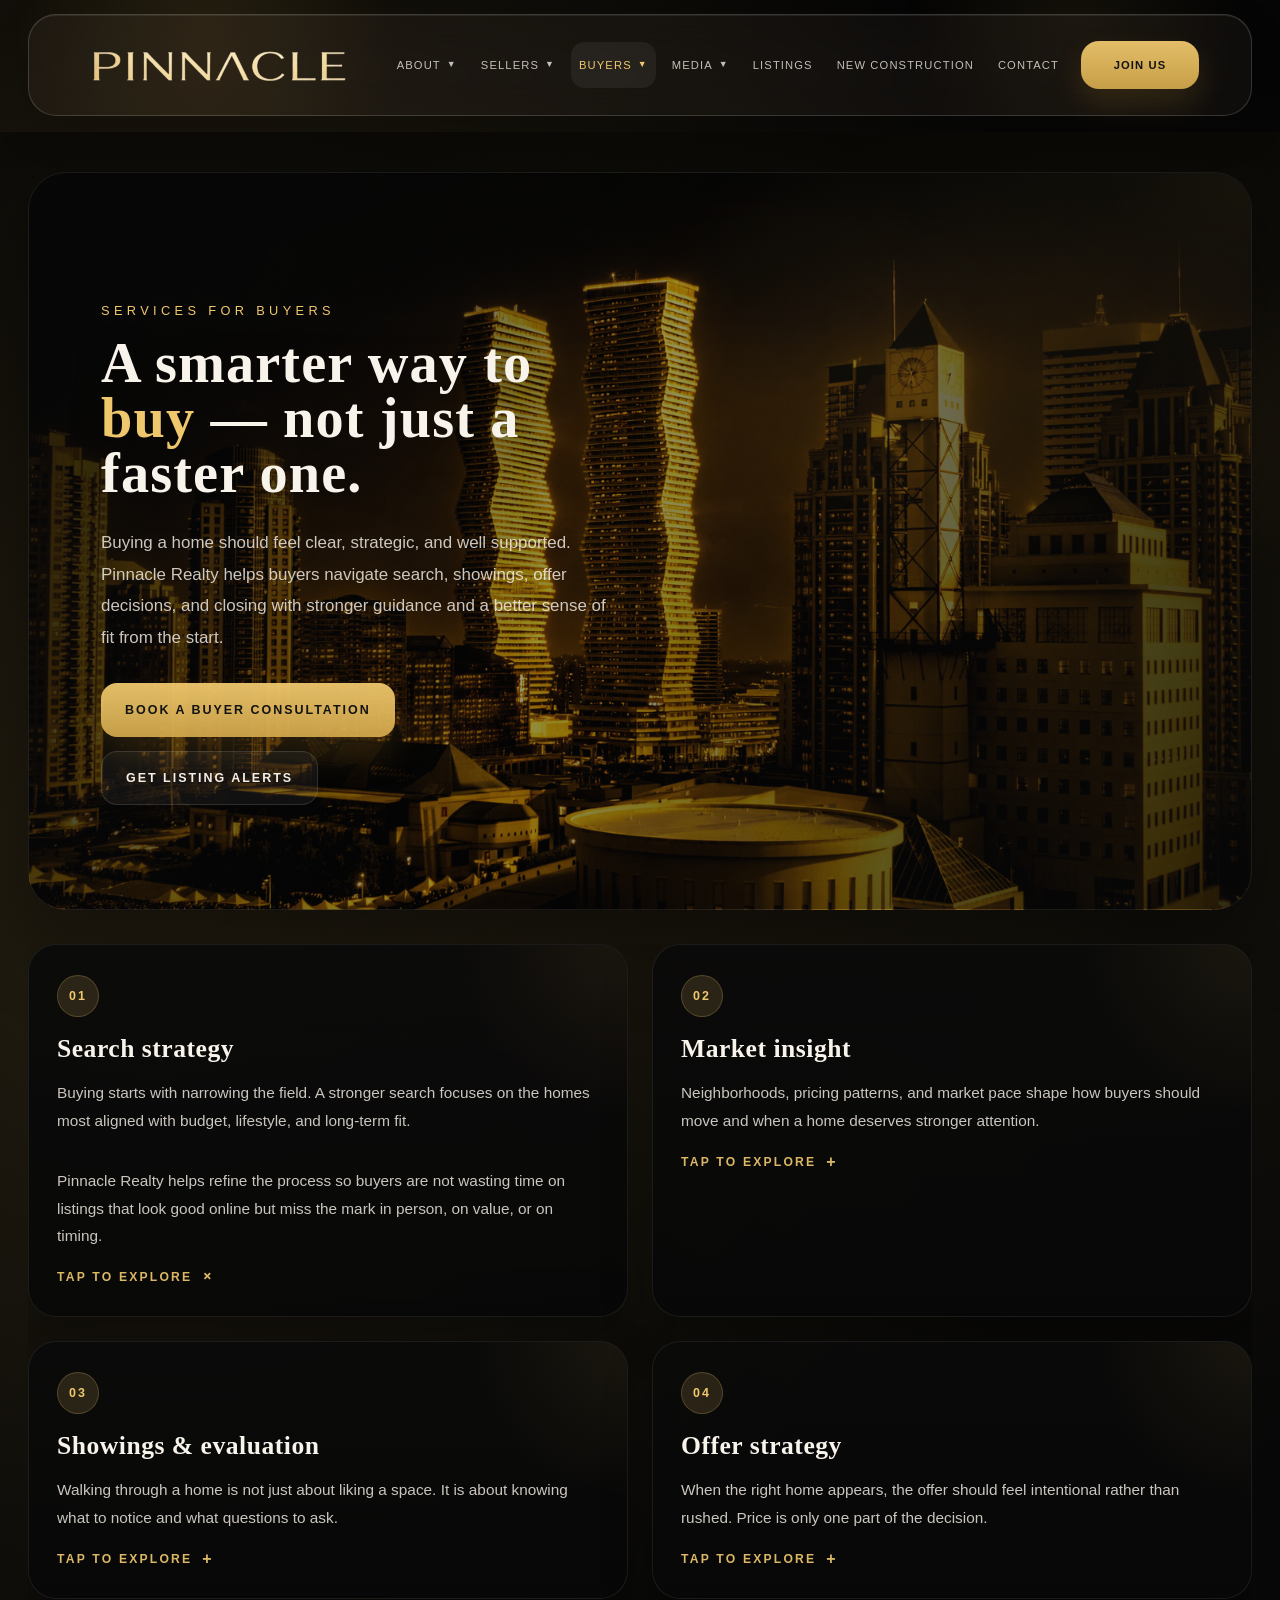
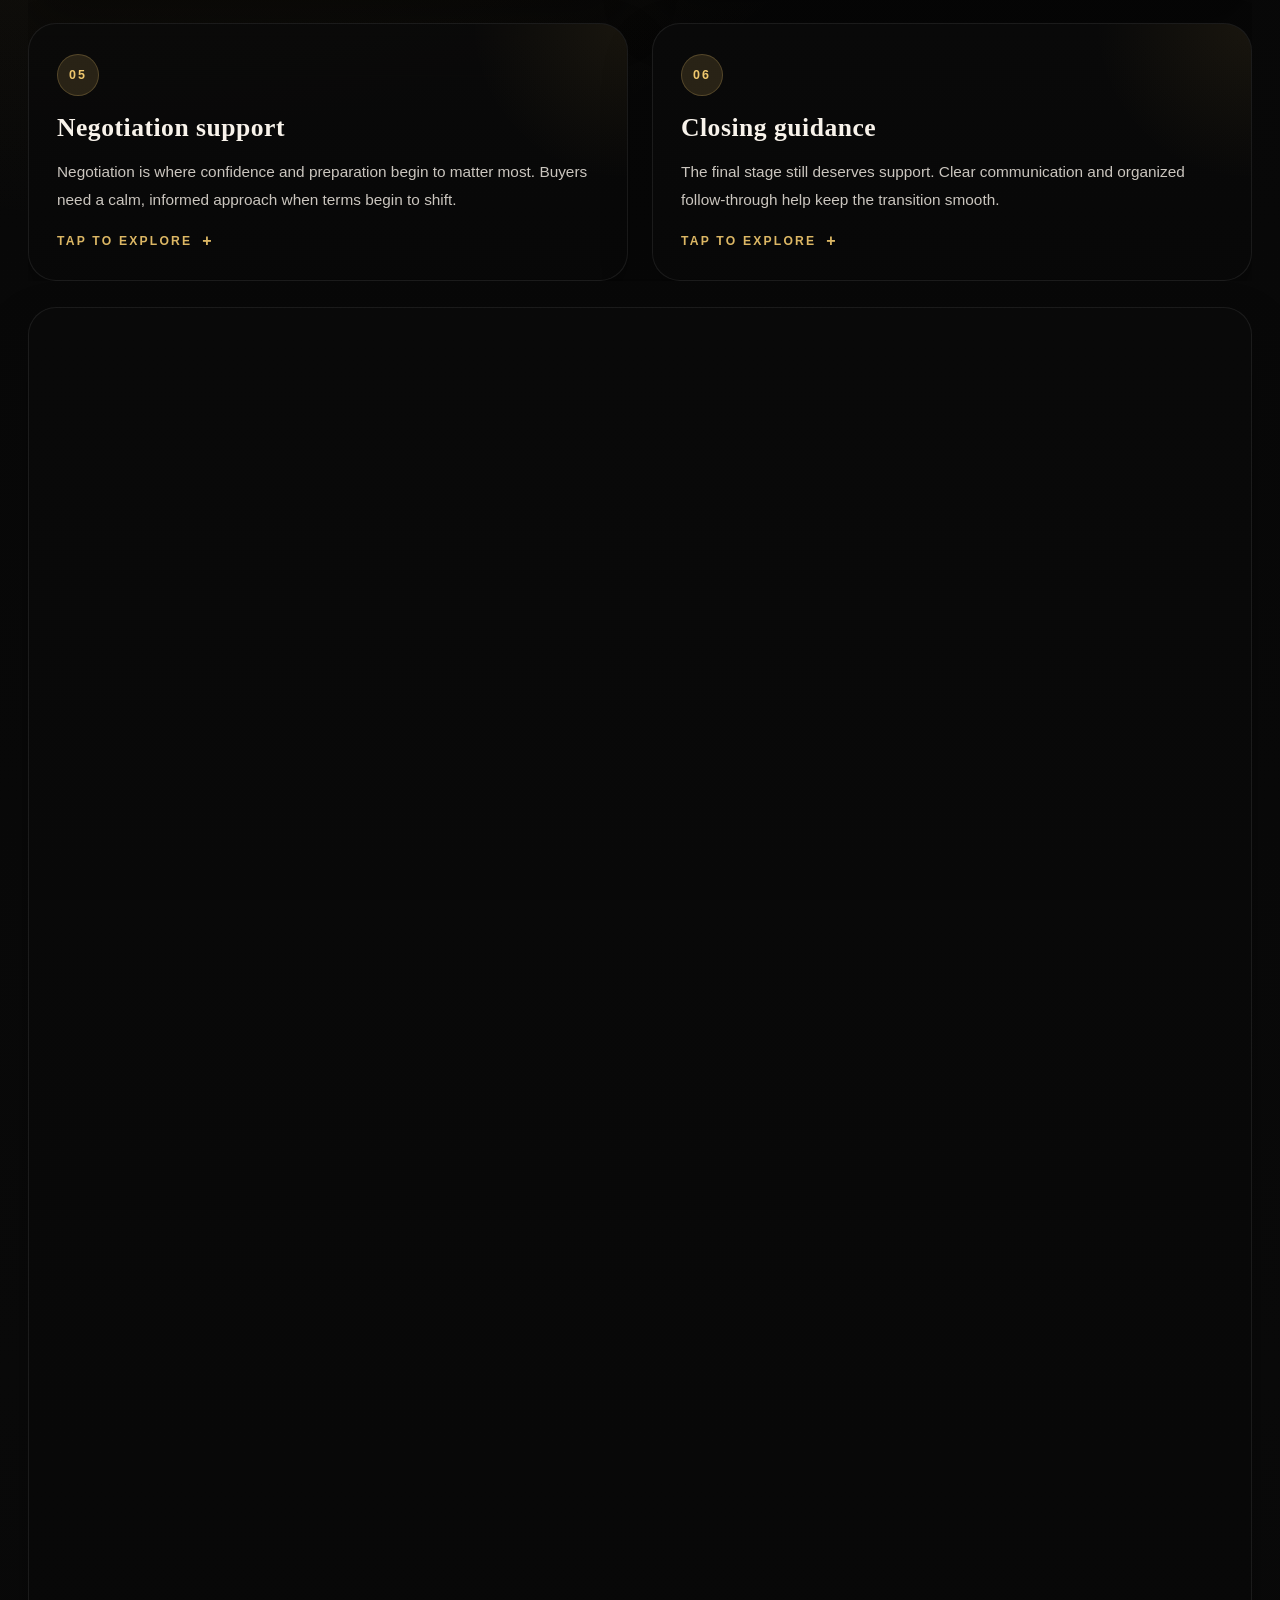
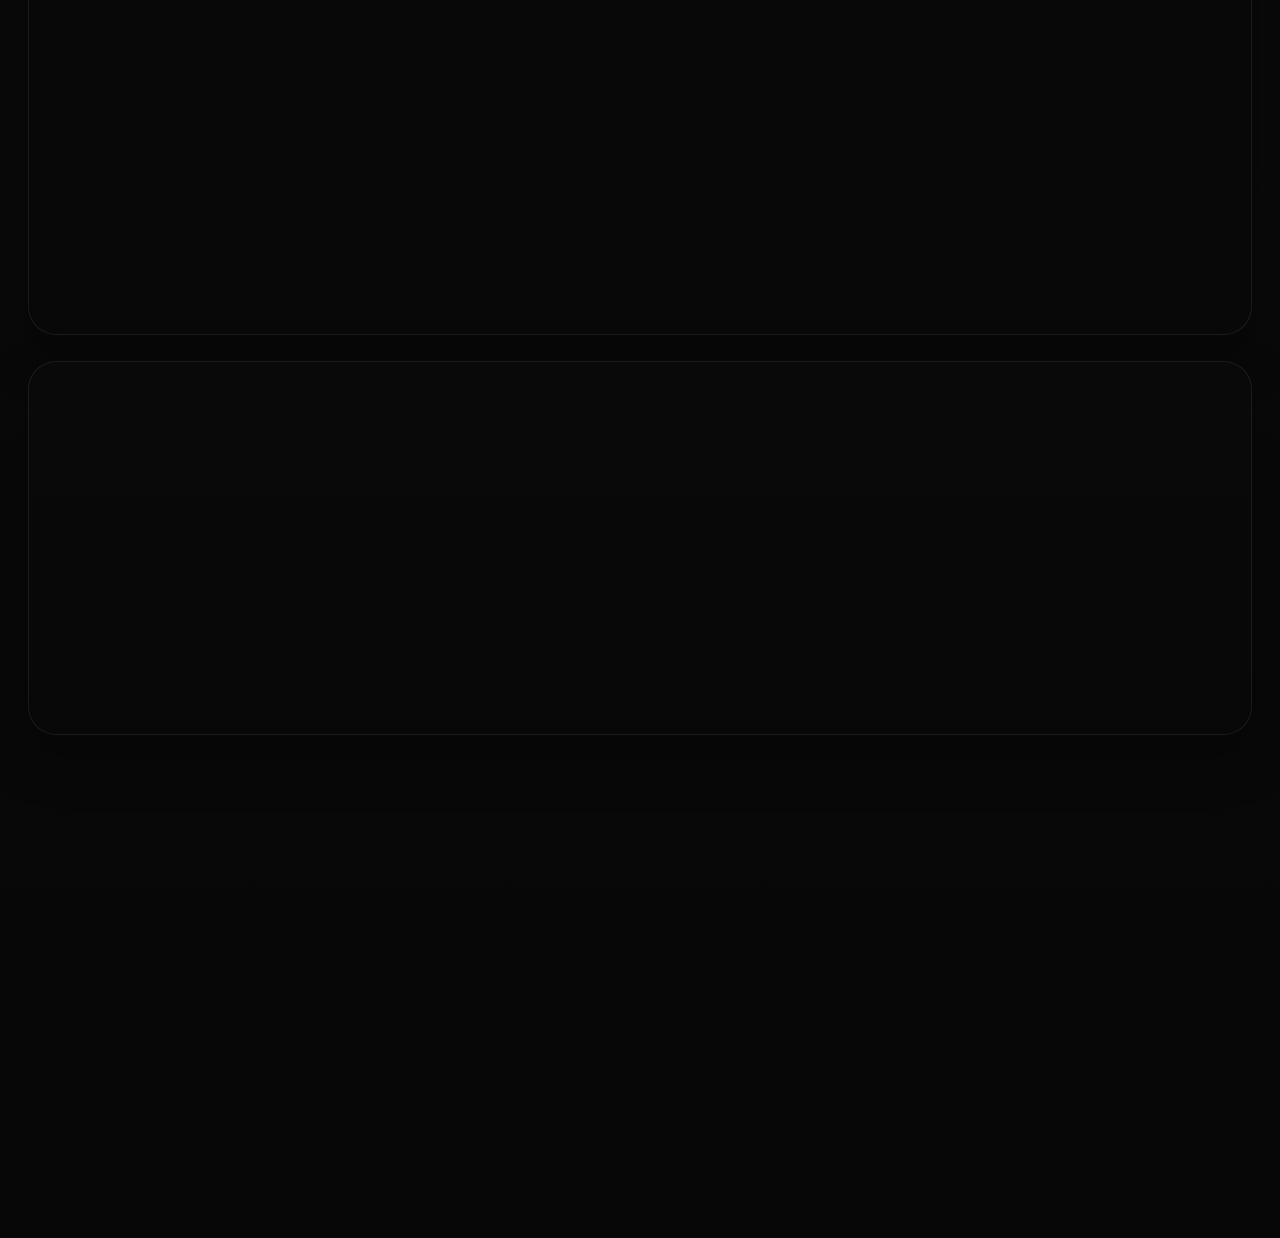
<file: services-buyers.html>
<!DOCTYPE html>
<html lang="en">
<head>
  <link rel="icon" href="/pinnacle-favicon.ico" sizes="any">
  <link rel="icon" type="image/png" href="/pinnacle-favicon-32x32.png">
  <link rel="apple-touch-icon" href="/pinnacle-apple-touch-icon.png">
  <meta charset="UTF-8" />
  <meta name="viewport" content="width=device-width, initial-scale=1.0" />
  <title>Services For Buyers | Pinnacle Realty</title>
  <link rel="stylesheet" href="styles.css" />
  <style>
    html {
      scroll-behavior: smooth;
    }

    .buyer-services-page {
      position: relative;
      overflow: hidden;
      background:
        radial-gradient(circle at 12% 14%, rgba(214, 171, 77, 0.14), transparent 22%),
        radial-gradient(circle at 86% 10%, rgba(214, 171, 77, 0.08), transparent 18%),
        linear-gradient(180deg, #050505 0%, #0a0a0a 56%, #050505 100%);
    }

    .buyer-services-page::before,
    .buyer-services-page::after {
      content: "";
      position: absolute;
      border-radius: 999px;
      pointer-events: none;
      filter: blur(18px);
      opacity: 0.42;
      animation: buyerServicesFloat 8s ease-in-out infinite;
    }

    .buyer-services-page::before {
      top: 120px;
      right: -100px;
      width: 340px;
      height: 340px;
      background: radial-gradient(circle, rgba(214,171,77,0.15), transparent 70%);
    }

    .buyer-services-page::after {
      bottom: 180px;
      left: -120px;
      width: 420px;
      height: 420px;
      background: radial-gradient(circle, rgba(214,171,77,0.10), transparent 72%);
      animation-delay: -5s;
    }

    .buyer-services-shell {
      position: relative;
      z-index: 1;
      width: min(1360px, calc(100% - 56px));
      margin: 0 auto;
      padding: 40px 0 96px;
    }

    .buyer-services-hero {
      position: relative;
      min-height: 82vh;
      border-radius: 38px;
      overflow: hidden;
      display: grid;
      grid-template-columns: minmax(0, 1.08fr) minmax(320px, 0.92fr);
      align-items: stretch;
      background:
        linear-gradient(112deg, rgba(8,8,8,0.82) 12%, rgba(8,8,8,0.42) 46%, rgba(8,8,8,0.86) 100%),
        radial-gradient(circle at 72% 24%, rgba(214,171,77,0.14), transparent 24%),
        url('assets/images/sauga2.jpg') center/cover no-repeat;
      border: 1px solid rgba(255,255,255,0.08);
      box-shadow: 0 34px 80px rgba(0,0,0,0.42);
      isolation: isolate;
    }

    .buyer-services-hero::before,
    .buyer-service-card::before,
    .buyer-journey-section::before,
    .buyer-advantage-section::before,
    .buyer-mls-section::before,
    .buyer-profile-builder::before,
    .buyer-final-cta::before {
      content: "";
      position: absolute;
      inset: 0;
      background: radial-gradient(circle at 100% 0%, rgba(214,171,77,0.08), transparent 24%);
      pointer-events: none;
    }

    .buyer-hero-copy,
    .buyer-service-card,
    .buyer-advantage-text,
    .buyer-advantage-panel,
    .buyer-mls-section,
    .buyer-profile-builder,
    .buyer-final-cta {
      opacity: 0;
      transform: translateY(18px);
      transition: opacity 0.32s ease, transform 0.32s ease;
      will-change: transform, opacity;
    }

    .reveal-visible {
      opacity: 1;
      transform: translateY(0);
    }

    .buyer-hero-copy {
      position: relative;
      z-index: 1;
      padding: 96px 72px 70px;
      display: flex;
      flex-direction: column;
      justify-content: center;
    }

    .buyer-kicker,
    .buyer-section-label,
    .buyer-side-label,
    .buyer-profile-label,
    .journey-mini-label,
    .advantage-panel-label {
      margin: 0 0 18px;
      font-size: 0.8rem;
      letter-spacing: 0.34em;
      text-transform: uppercase;
      color: #efc76d;
    }

    .buyer-hero-title,
    .buyer-side-heading,
    .buyer-service-card h3,
    .buyer-journey-section h2,
    .buyer-advantage-text h2,
    .buyer-advantage-panel h3,
    .buyer-mls-section h2,
    .buyer-profile-builder h2,
    .buyer-final-cta h2,
    .profile-result-title {
      margin: 0;
      font-family: Georgia, 'Times New Roman', serif;
      line-height: 0.98;
      letter-spacing: 0.02em;
      color: #f8f3eb;
      text-shadow: 0 10px 34px rgba(0,0,0,0.34);
    }

    .buyer-hero-title {
      font-size: clamp(2.5rem, 4.4vw, 4.7rem);
      max-width: 760px;
    }

    .buyer-hero-title .accent,
    .buyer-service-index,
    .profile-highlight,
    .journey-step-number {
      color: #efc76d;
    }

    .buyer-hero-description,
    .buyer-side-text,
    .buyer-service-card p,
    .buyer-journey-intro,
    .journey-step-copy,
    .buyer-advantage-text p,
    .buyer-advantage-panel p,
    .buyer-mls-section p,
    .buyer-profile-builder p,
    .buyer-final-cta p,
    .profile-result-copy,
    .profile-summary-list li,
    .profile-note,
    .buyer-field label {
      color: rgba(245,239,230,0.82);
      line-height: 1.82;
      font-size: 1.02rem;
    }

    .buyer-hero-description {
      margin: 26px 0 0;
      max-width: 660px;
      font-size: 1.06rem;
      line-height: 1.86;
    }

    .buyer-actions,
    .buyer-final-actions,
    .buyer-profile-actions {
      display: flex;
      flex-wrap: wrap;
      gap: 14px;
      margin-top: 30px;
    }

    .buyer-btn {
      display: inline-flex;
      align-items: center;
      justify-content: center;
      min-height: 54px;
      padding: 0 24px;
      border-radius: 16px;
      font-size: 0.78rem;
      letter-spacing: 0.16em;
      text-transform: uppercase;
      font-weight: 700;
      transition: transform 0.22s ease, background 0.22s ease, box-shadow 0.22s ease, color 0.22s ease;
      white-space: nowrap;
      border: none;
      cursor: pointer;
    }

    .buyer-btn-primary {
      background: linear-gradient(180deg, rgba(239,199,109,0.95), rgba(214,171,77,0.92));
      color: #131313;
      box-shadow: 0 18px 34px rgba(201,152,52,0.18);
    }

    .buyer-btn-primary:hover {
      transform: translateY(-2px);
      box-shadow: 0 22px 38px rgba(201,152,52,0.24);
    }

    .buyer-btn-secondary {
      background: rgba(255,255,255,0.05);
      border: 1px solid rgba(255,255,255,0.12);
      color: #f5efe6;
    }

    .buyer-btn-secondary:hover {
      transform: translateY(-2px);
      background: rgba(255,255,255,0.08);
    }


    .buyer-services-grid {
      margin-top: 34px;
      display: grid;
      grid-template-columns: repeat(2, minmax(0, 1fr));
      gap: 24px;
    }

    .buyer-service-card,
    .buyer-advantage-section,
    .buyer-mls-section,
    .buyer-profile-builder,
    .buyer-final-cta {
      position: relative;
      border-radius: 28px;
      background: linear-gradient(180deg, rgba(10,10,10,0.90), rgba(8,8,8,0.95));
      border: 1px solid rgba(255,255,255,0.08);
      box-shadow: 0 24px 50px rgba(0,0,0,0.28);
      overflow: hidden;
    }

    .buyer-service-card {
      padding: 30px 28px;
      cursor: pointer;
      transition: transform 0.24s ease, border-color 0.24s ease, box-shadow 0.24s ease, background 0.24s ease;
    }

    .buyer-service-card:hover {
      transform: translateY(-4px);
      border-color: rgba(239,199,109,0.18);
      box-shadow: 0 30px 60px rgba(0,0,0,0.34);
      background: linear-gradient(180deg, rgba(12,12,12,0.92), rgba(8,8,8,0.98));
    }

    .buyer-service-index {
      display: inline-flex;
      align-items: center;
      justify-content: center;
      width: 42px;
      height: 42px;
      border-radius: 999px;
      margin-bottom: 18px;
      background: rgba(239,199,109,0.14);
      border: 1px solid rgba(239,199,109,0.22);
      font-size: 0.78rem;
      letter-spacing: 0.16em;
      text-transform: uppercase;
      font-weight: 700;
    }

    .buyer-service-card h3 {
      font-size: 1.6rem;
      line-height: 1.08;
      text-shadow: none;
    }

    .buyer-service-card p {
      margin: 16px 0 0;
      font-size: 0.96rem;
    }

    .buyer-service-extra {
      max-height: 0;
      overflow: hidden;
      opacity: 0;
      transition: max-height 0.34s ease, opacity 0.26s ease, margin-top 0.26s ease;
      margin-top: 0;
    }

    .buyer-service-card.active .buyer-service-extra {
      max-height: 220px;
      opacity: 1;
      margin-top: 16px;
    }

    .buyer-service-toggle {
      display: inline-flex;
      align-items: center;
      gap: 10px;
      margin-top: 18px;
      color: rgba(239,199,109,0.92);
      font-size: 0.76rem;
      letter-spacing: 0.18em;
      text-transform: uppercase;
      font-weight: 700;
    }

    .buyer-service-toggle::after {
      content: "+";
      font-size: 1rem;
      transition: transform 0.24s ease;
    }

    .buyer-service-card.active .buyer-service-toggle::after {
      transform: rotate(45deg);
    }

    .buyer-mls-section,
    .buyer-profile-builder,
    .buyer-final-cta {
      margin-top: 26px;
      padding: 34px 32px;
    }

    .buyer-advantage-text h2,
    .buyer-mls-section h2,
    .buyer-profile-builder h2,
    .buyer-final-cta h2 {
      font-size: clamp(2rem, 3vw, 3rem);
    }


    .buyer-advantage-section {
      margin-top: 26px;
      padding: 34px 32px;
      display: grid;
      grid-template-columns: minmax(0, 1fr) minmax(300px, 0.88fr);
      gap: 24px;
      align-items: stretch;
    }

    .buyer-advantage-text p {
      margin: 16px 0 0;
      max-width: 720px;
    }

    .buyer-advantage-panel {
      position: relative;
      padding: 28px 26px;
      border-radius: 24px;
      background: rgba(255,255,255,0.03);
      border: 1px solid rgba(255,255,255,0.08);
      backdrop-filter: blur(12px);
      -webkit-backdrop-filter: blur(12px);
    }

    .buyer-advantage-panel h3 {
      font-size: clamp(1.8rem, 2.8vw, 2.6rem);
      line-height: 1.06;
      text-shadow: none;
    }

    .buyer-advantage-panel p {
      margin: 16px 0 0;
    }

    .buyer-advantage-list {
      margin: 18px 0 0;
      padding: 0;
      list-style: none;
      display: grid;
      gap: 12px;
    }

    .buyer-advantage-list li {
      display: flex;
      gap: 12px;
      color: rgba(245,239,230,0.82);
      line-height: 1.7;
    }

    .buyer-advantage-list li::before {
      content: "";
      width: 8px;
      height: 8px;
      border-radius: 999px;
      margin-top: 10px;
      background: linear-gradient(180deg, rgba(239,199,109,0.95), rgba(214,171,77,0.92));
      box-shadow: 0 0 10px rgba(214,171,77,0.34);
      flex: 0 0 auto;
    }

    .mls-preview-box {
      margin-top: 24px;
      padding: 26px 24px;
      border-radius: 22px;
      background: rgba(255,255,255,0.03);
      border: 1px solid rgba(255,255,255,0.06);
      display: grid;
      gap: 12px;
    }

    .mls-preview-box strong {
      color: #efc76d;
      font-size: 0.8rem;
      letter-spacing: 0.22em;
      text-transform: uppercase;
    }

    .mls-preview-box span {
      color: #f8f3eb;
      font-family: Georgia, 'Times New Roman', serif;
      font-size: clamp(1.7rem, 2.8vw, 2.6rem);
      line-height: 1.06;
    }

    .buyer-profile-grid {
      margin-top: 26px;
      display: grid;
      grid-template-columns: minmax(0, 1fr) minmax(320px, 0.9fr);
      gap: 22px;
      align-items: start;
    }

    .buyer-profile-form,
    .buyer-profile-result {
      padding: 24px 22px;
      border-radius: 22px;
      background: rgba(255,255,255,0.03);
      border: 1px solid rgba(255,255,255,0.06);
    }

    .buyer-profile-form {
      display: grid;
      gap: 16px;
    }

    .buyer-field {
      display: grid;
      gap: 10px;
    }

    .buyer-field label {
      font-size: 0.84rem;
      letter-spacing: 0.08em;
      text-transform: uppercase;
    }

    .buyer-field input,
    .buyer-field select {
      width: 100%;
      min-height: 52px;
      padding: 0 16px;
      border-radius: 16px;
      border: 1px solid rgba(255,255,255,0.08);
      background: rgba(255,255,255,0.03);
      color: #f8f3eb;
      font-size: 1rem;
      outline: none;
      transition: border-color 0.22s ease, background 0.22s ease, box-shadow 0.22s ease;
    }

    .buyer-field input:focus,
    .buyer-field select:focus {
      border-color: rgba(239,199,109,0.28);
      background: rgba(255,255,255,0.05);
      box-shadow: 0 0 0 3px rgba(239,199,109,0.08);
    }

    .buyer-profile-result {
      min-height: 100%;
      display: flex;
      flex-direction: column;
      justify-content: center;
    }

    .profile-result-title {
      font-size: clamp(1.8rem, 2.8vw, 2.6rem);
      line-height: 1.06;
      text-shadow: none;
    }

    .profile-result-copy {
      margin: 16px 0 0;
      font-size: 0.98rem;
    }

    .profile-summary-list {
      margin: 18px 0 0;
      padding-left: 18px;
      display: grid;
      gap: 10px;
    }

    .profile-note {
      margin: 18px 0 0;
      font-size: 0.92rem;
      line-height: 1.7;
      color: rgba(245,239,230,0.72);
    }

    .buyer-final-cta {
      display: grid;
      grid-template-columns: minmax(0, 1fr) auto;
      gap: 22px;
      align-items: center;
    }

    @keyframes buyerServicesFloat {
      0%, 100% { transform: translate3d(0, 0, 0); }
      50% { transform: translate3d(0, -20px, 0); }
    }

    @media (max-width: 1120px) {
      .buyer-services-hero,
      .buyer-advantage-section,
      .buyer-profile-grid,
      .buyer-final-cta {
        grid-template-columns: 1fr;
      }

      .buyer-hero-copy {
        padding: 84px 36px 34px;
      }

      .buyer-final-actions {
        justify-content: flex-start;
      }
    }

    @media (max-width: 960px) {
      .buyer-services-grid {
        grid-template-columns: 1fr;
      }
    }

    @media (max-width: 820px) {
      .buyer-services-shell {
        width: min(100%, calc(100% - 20px));
        padding: 24px 0 64px;
      }

      .buyer-services-hero {
        min-height: auto;
        grid-template-columns: 1fr;
        border-radius: 28px;
      }

      .buyer-hero-copy {
        padding: 70px 22px 24px;
      }

      .buyer-hero-title {
        font-size: clamp(2.35rem, 9vw, 3.8rem);
      }

      .buyer-hero-description,
      .buyer-service-card p,
      .buyer-advantage-text p,
      .buyer-advantage-panel p,
      .buyer-mls-section p,
      .buyer-profile-builder p,
      .buyer-final-cta p,
      .profile-result-copy,
      .profile-summary-list li,
      .profile-note,
      .buyer-field label {
        font-size: 0.96rem;
        line-height: 1.72;
      }

      .buyer-actions,
      .buyer-final-actions,
      .buyer-profile-actions {
        flex-direction: column;
      }

      .buyer-btn {
        width: 100%;
      }

      .buyer-service-card,
      .buyer-advantage-section,
      .buyer-mls-section,
      .buyer-profile-builder,
      .buyer-final-cta {
        padding: 24px 20px;
        border-radius: 24px;
      }
    }
  </style>
</head>
<body data-page="services-buyers" data-title="Services For Buyers">
  <div id="site-header"></div>

  <main class="buyer-services-page" aria-label="Services For Buyers page">
    <div class="buyer-services-shell">
      <section class="buyer-services-hero">
        <div class="buyer-hero-copy reveal-on-scroll">
          <p class="buyer-kicker">Services for buyers</p>
          <h1 class="buyer-hero-title">A smarter way to <span class="accent">buy</span> — not just a faster one.</h1>
          <p class="buyer-hero-description">Buying a home should feel clear, strategic, and well supported. Pinnacle Realty helps buyers navigate search, showings, offer decisions, and closing with stronger guidance and a better sense of fit from the start.</p>
          <div class="buyer-actions">
            <a href="contact.html" class="buyer-btn buyer-btn-primary">Book a Buyer Consultation</a>
            <a href="listing-alerts.html" class="buyer-btn buyer-btn-secondary">Get Listing Alerts</a>
          </div>
        </div>

      </section>

      <section class="buyer-services-grid">
        <article class="buyer-service-card reveal-on-scroll active" data-buyer-service-card>
          <span class="buyer-service-index">01</span>
          <h3>Search strategy</h3>
          <p>Buying starts with narrowing the field. A stronger search focuses on the homes most aligned with budget, lifestyle, and long-term fit.</p>
          <div class="buyer-service-extra">
            <p>Pinnacle Realty helps refine the process so buyers are not wasting time on listings that look good online but miss the mark in person, on value, or on timing.</p>
          </div>
          <span class="buyer-service-toggle">Tap to explore</span>
        </article>

        <article class="buyer-service-card reveal-on-scroll" data-buyer-service-card>
          <span class="buyer-service-index">02</span>
          <h3>Market insight</h3>
          <p>Neighborhoods, pricing patterns, and market pace shape how buyers should move and when a home deserves stronger attention.</p>
          <div class="buyer-service-extra">
            <p>Better market context helps buyers compare homes more intelligently and understand whether a listing is attractively positioned, fairly priced, or likely to become competitive quickly.</p>
          </div>
          <span class="buyer-service-toggle">Tap to explore</span>
        </article>

        <article class="buyer-service-card reveal-on-scroll" data-buyer-service-card>
          <span class="buyer-service-index">03</span>
          <h3>Showings & evaluation</h3>
          <p>Walking through a home is not just about liking a space. It is about knowing what to notice and what questions to ask.</p>
          <div class="buyer-service-extra">
            <p>From layout and condition to neighborhood feel and resale potential, buyers get support that helps showings become more useful and less overwhelming.</p>
          </div>
          <span class="buyer-service-toggle">Tap to explore</span>
        </article>

        <article class="buyer-service-card reveal-on-scroll" data-buyer-service-card>
          <span class="buyer-service-index">04</span>
          <h3>Offer strategy</h3>
          <p>When the right home appears, the offer should feel intentional rather than rushed. Price is only one part of the decision.</p>
          <div class="buyer-service-extra">
            <p>Offer structure, timing, conditions, flexibility, and competitiveness all matter. The goal is to move strongly without losing clarity or overextending unnecessarily.</p>
          </div>
          <span class="buyer-service-toggle">Tap to explore</span>
        </article>

        <article class="buyer-service-card reveal-on-scroll" data-buyer-service-card>
          <span class="buyer-service-index">05</span>
          <h3>Negotiation support</h3>
          <p>Negotiation is where confidence and preparation begin to matter most. Buyers need a calm, informed approach when terms begin to shift.</p>
          <div class="buyer-service-extra">
            <p>Pinnacle Realty supports buyers through counteroffers, conditions, and decision points so the process feels more strategic and less reactive.</p>
          </div>
          <span class="buyer-service-toggle">Tap to explore</span>
        </article>

        <article class="buyer-service-card reveal-on-scroll" data-buyer-service-card>
          <span class="buyer-service-index">06</span>
          <h3>Closing guidance</h3>
          <p>The final stage still deserves support. Clear communication and organized follow-through help keep the transition smooth.</p>
          <div class="buyer-service-extra">
            <p>From accepted offer to closing day, buyers benefit from guidance that keeps the process more understandable and easier to navigate with confidence.</p>
          </div>
          <span class="buyer-service-toggle">Tap to explore</span>
        </article>
      </section>


      <section class="buyer-advantage-section">
        <div class="buyer-advantage-text reveal-on-scroll">
          <p class="buyer-section-label">Buyer advantage</p>
          <h2>Clarity beats pressure. Every time.</h2>
          <p>The best buyer decisions are not rushed ones. They come from stronger comparisons, clearer priorities, and a better understanding of what makes a home feel right in both the short term and the long term.</p>
          <p>Pinnacle Realty helps buyers slow down where it matters, move decisively when the timing is right, and avoid letting excitement replace strategy.</p>
        </div>

        <aside class="buyer-advantage-panel reveal-on-scroll" aria-label="Buyer advantage panel">
          <p class="advantage-panel-label">What that means</p>
          <h3>Support built around stronger decisions.</h3>
          <p>Buyers are guided through the process with a focus on fit, timing, and negotiation strength rather than unnecessary pressure.</p>
          <ul class="buyer-advantage-list">
            <li>No rushed decisions</li>
            <li>Better property comparisons</li>
            <li>Strategic offer timing</li>
            <li>More confident next steps</li>
          </ul>
        </aside>
      </section>

      <section class="buyer-mls-section reveal-on-scroll">
        <p class="buyer-section-label">Future search tools</p>
        <h2>Coming soon — smarter MLS-powered home search.</h2>
        <p>As Pinnacle Realty expands its connected buyer experience, this section will bring listings, filters, alerts, and guided search together in a more polished way — making discovery feel faster, clearer, and more aligned with buyer priorities.</p>
        <div class="mls-preview-box">
          <strong>Coming soon</strong>
          <span>Integrated MLS listings, cleaner search, and smarter discovery tools.</span>
        </div>
      </section>

      <section class="buyer-profile-builder reveal-on-scroll">
        <p class="buyer-profile-label">Buyer profile builder</p>
        <h2>Build your search profile.</h2>
        <p>Use this quick builder to shape a clearer picture of what you are looking for. The result below updates instantly to summarize your current priorities and how Pinnacle Realty can guide the search.</p>

        <div class="buyer-profile-grid">
          <form class="buyer-profile-form" id="buyerProfileForm">
            <div class="buyer-field">
              <label for="budgetRange">Budget range</label>
              <select id="budgetRange" name="budgetRange">
                <option value="under $700K">Under $700K</option>
                <option value="$700K – $1M" selected>$700K – $1M</option>
                <option value="$1M – $1.5M">$1M – $1.5M</option>
                <option value="$1.5M+">$1.5M+</option>
              </select>
            </div>

            <div class="buyer-field">
              <label for="propertyPreference">Property type</label>
              <select id="propertyPreference" name="propertyPreference">
                <option value="condos">Condo</option>
                <option value="townhomes" selected>Townhome</option>
                <option value="detached homes">Detached home</option>
                <option value="semi-detached homes">Semi-detached home</option>
              </select>
            </div>

            <div class="buyer-field">
              <label for="areaPreference">Preferred area</label>
              <select id="areaPreference" name="areaPreference">
                <option value="Mississauga">Mississauga</option>
                <option value="Brampton">Brampton</option>
                <option value="Vaughan">Vaughan</option>
                <option value="Toronto" selected>Toronto</option>
                <option value="Oakville">Oakville</option>
                <option value="Milton">Milton</option>
              </select>
            </div>

            <div class="buyer-field">
              <label for="buyerPriority">Top priority</label>
              <select id="buyerPriority" name="buyerPriority">
                <option value="short commute">Short commute</option>
                <option value="family space" selected>Family space</option>
                <option value="investment upside">Investment upside</option>
                <option value="modern finishes">Modern finishes</option>
                <option value="walkable lifestyle">Walkable lifestyle</option>
              </select>
            </div>

            <div class="buyer-profile-actions">
              <button type="button" class="buyer-btn buyer-btn-primary" id="buildProfileButton">Build My Buyer Profile</button>
              <a href="contact.html" class="buyer-btn buyer-btn-secondary">Discuss My Search</a>
            </div>
          </form>

          <div class="buyer-profile-result" id="buyerProfileResult">
            <h3 class="profile-result-title">You’re looking for a <span class="profile-highlight">well-matched</span> next move.</h3>
            <p class="profile-result-copy">Build your profile to see a clearer summary of the kind of home and search strategy that currently fits your priorities.</p>
            <ul class="profile-summary-list">
              <li>Set your budget range</li>
              <li>Choose your preferred property type</li>
              <li>Pick the area you want to focus on</li>
              <li>Select the factor that matters most right now</li>
            </ul>
            <p class="profile-note">This is a quick guidance tool — not a hard filter. Pinnacle Realty can help turn this profile into a more refined search strategy.</p>
          </div>
        </div>
      </section>

      <section class="buyer-final-cta reveal-on-scroll">
        <div>
          <p class="buyer-section-label">Start with clarity</p>
          <h2>Ready to move through your search with more confidence and less pressure?</h2>
          <p>Connect with Pinnacle Realty to talk through your priorities, your budget, your target areas, and what a stronger buying strategy should look like for your next move.</p>
        </div>
        <div class="buyer-final-actions">
          <a href="contact.html" class="buyer-btn buyer-btn-primary">Book a Consultation</a>
          <a href="listing-alerts.html" class="buyer-btn buyer-btn-secondary">Get Listing Alerts</a>
        </div>
      </section>
    </div>
  </main>

  <div id="site-footer"></div>
  <script src="script.js"></script>
  <script>
    (() => {
      const revealItems = document.querySelectorAll('.reveal-on-scroll');
      if (revealItems.length) {
        const observer = new IntersectionObserver((entries) => {
          entries.forEach((entry) => {
            if (entry.isIntersecting) {
              entry.target.classList.add('reveal-visible');
              observer.unobserve(entry.target);
            }
          });
        }, {
          threshold: 0.18,
          rootMargin: '0px 0px -6% 0px'
        });

        revealItems.forEach((item, index) => {
          item.style.transitionDelay = `${index * 30}ms`;
          observer.observe(item);
        });
      }

      const buyerServiceCards = document.querySelectorAll('[data-buyer-service-card]');
      buyerServiceCards.forEach((card) => {
        card.addEventListener('click', () => {
          const isActive = card.classList.contains('active');
          buyerServiceCards.forEach((item) => item.classList.remove('active'));
          if (!isActive) card.classList.add('active');
        });
      });


      const buildProfileButton = document.getElementById('buildProfileButton');
      const budgetRange = document.getElementById('budgetRange');
      const propertyPreference = document.getElementById('propertyPreference');
      const areaPreference = document.getElementById('areaPreference');
      const buyerPriority = document.getElementById('buyerPriority');
      const buyerProfileResult = document.getElementById('buyerProfileResult');

      buildProfileButton?.addEventListener('click', () => {
        const budget = budgetRange?.value || '$700K – $1M';
        const property = propertyPreference?.value || 'townhomes';
        const area = areaPreference?.value || 'Toronto';
        const priority = buyerPriority?.value || 'family space';

        buyerProfileResult.innerHTML = `
          <h3 class="profile-result-title">You’re looking for <span class="profile-highlight">${property}</span> in <span class="profile-highlight">${area}</span>.</h3>
          <p class="profile-result-copy">Based on your current inputs, your search is centred around a budget of <span class="profile-highlight">${budget}</span> with a stronger focus on <span class="profile-highlight">${priority}</span>.</p>
          <ul class="profile-summary-list">
            <li>Your profile suggests a search that should stay focused on properties aligned with ${priority}.</li>
            <li>${area} appears to be the area you want to prioritize first before broadening the search.</li>
            <li>${property.charAt(0).toUpperCase() + property.slice(1)} may offer the best starting point for refining viewings and comparisons.</li>
            <li>Pinnacle Realty can help turn this into a more tailored shortlist and search strategy.</li>
          </ul>
          <p class="profile-note">This buyer profile is a starting point designed to shape the conversation. For a more refined search plan, connect directly with Pinnacle Realty.</p>
        `;
      });
    })();
  </script>
</body>
</html>
</file>
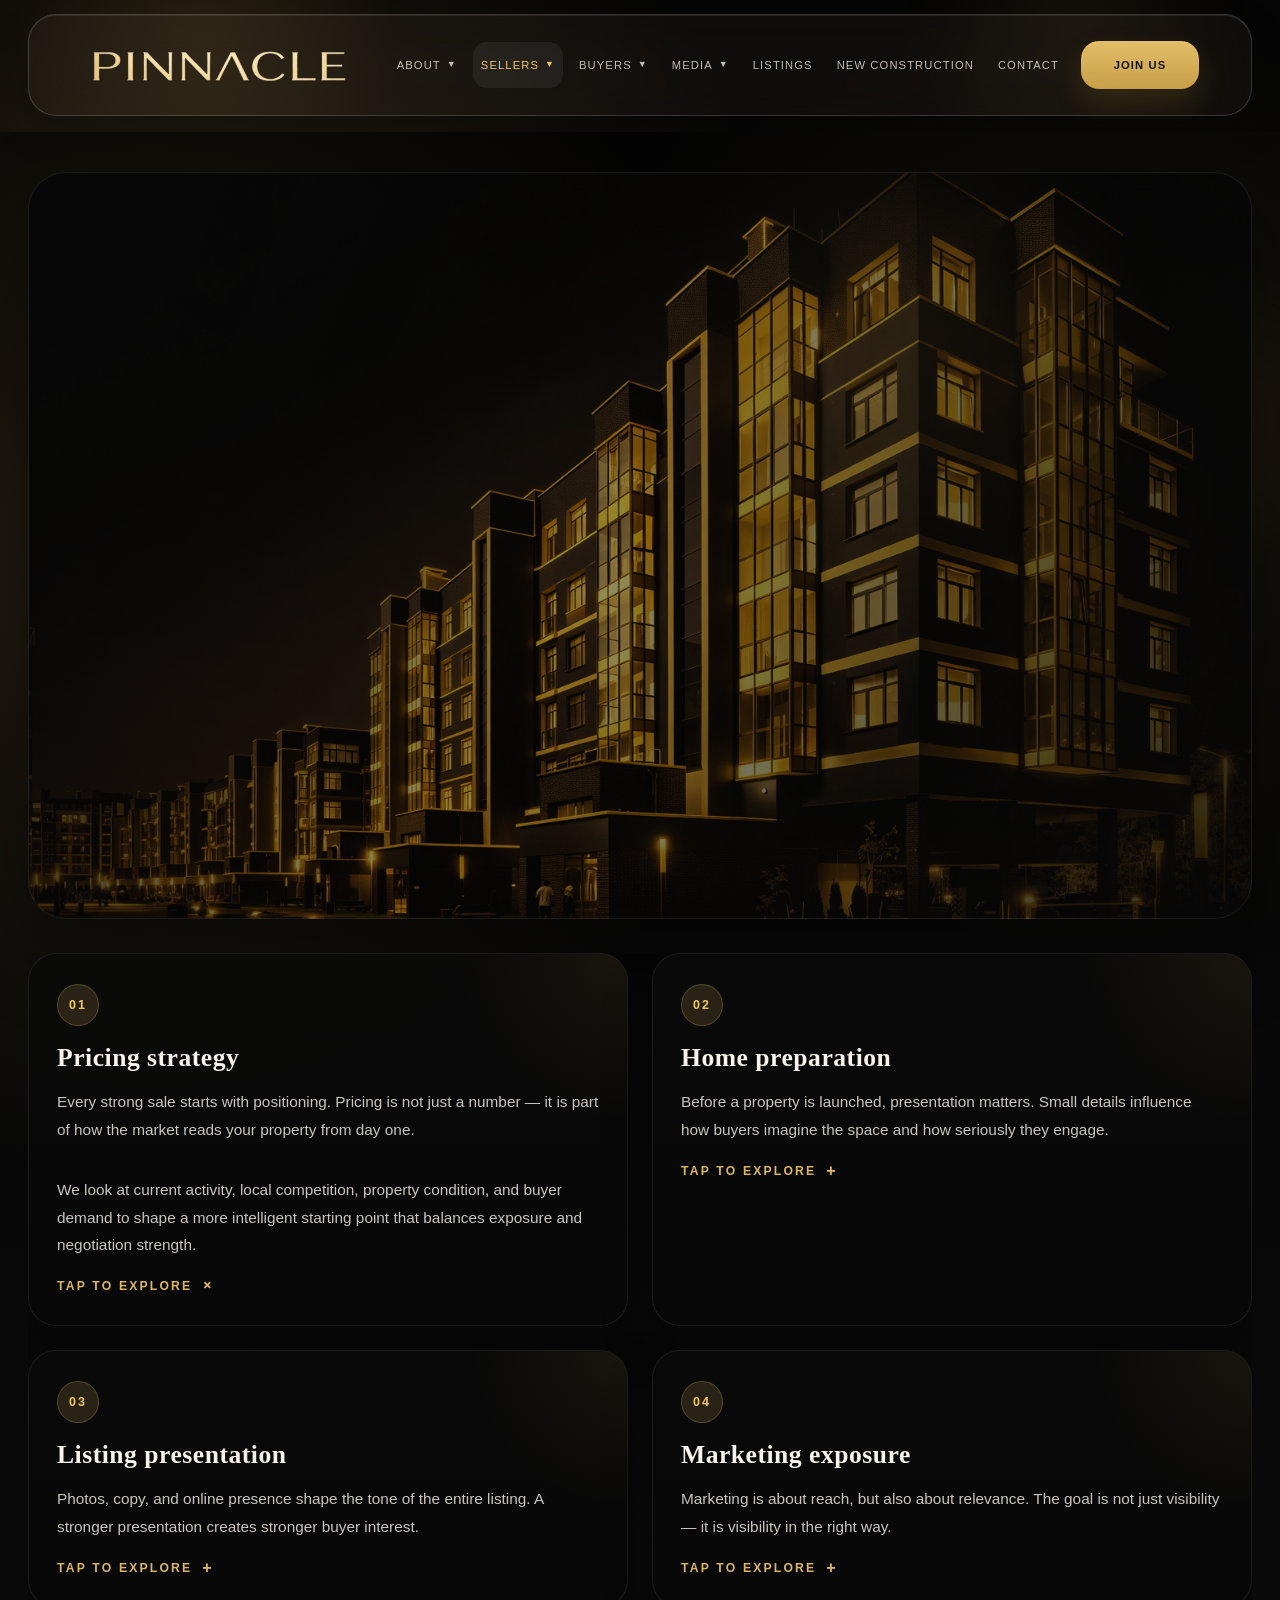
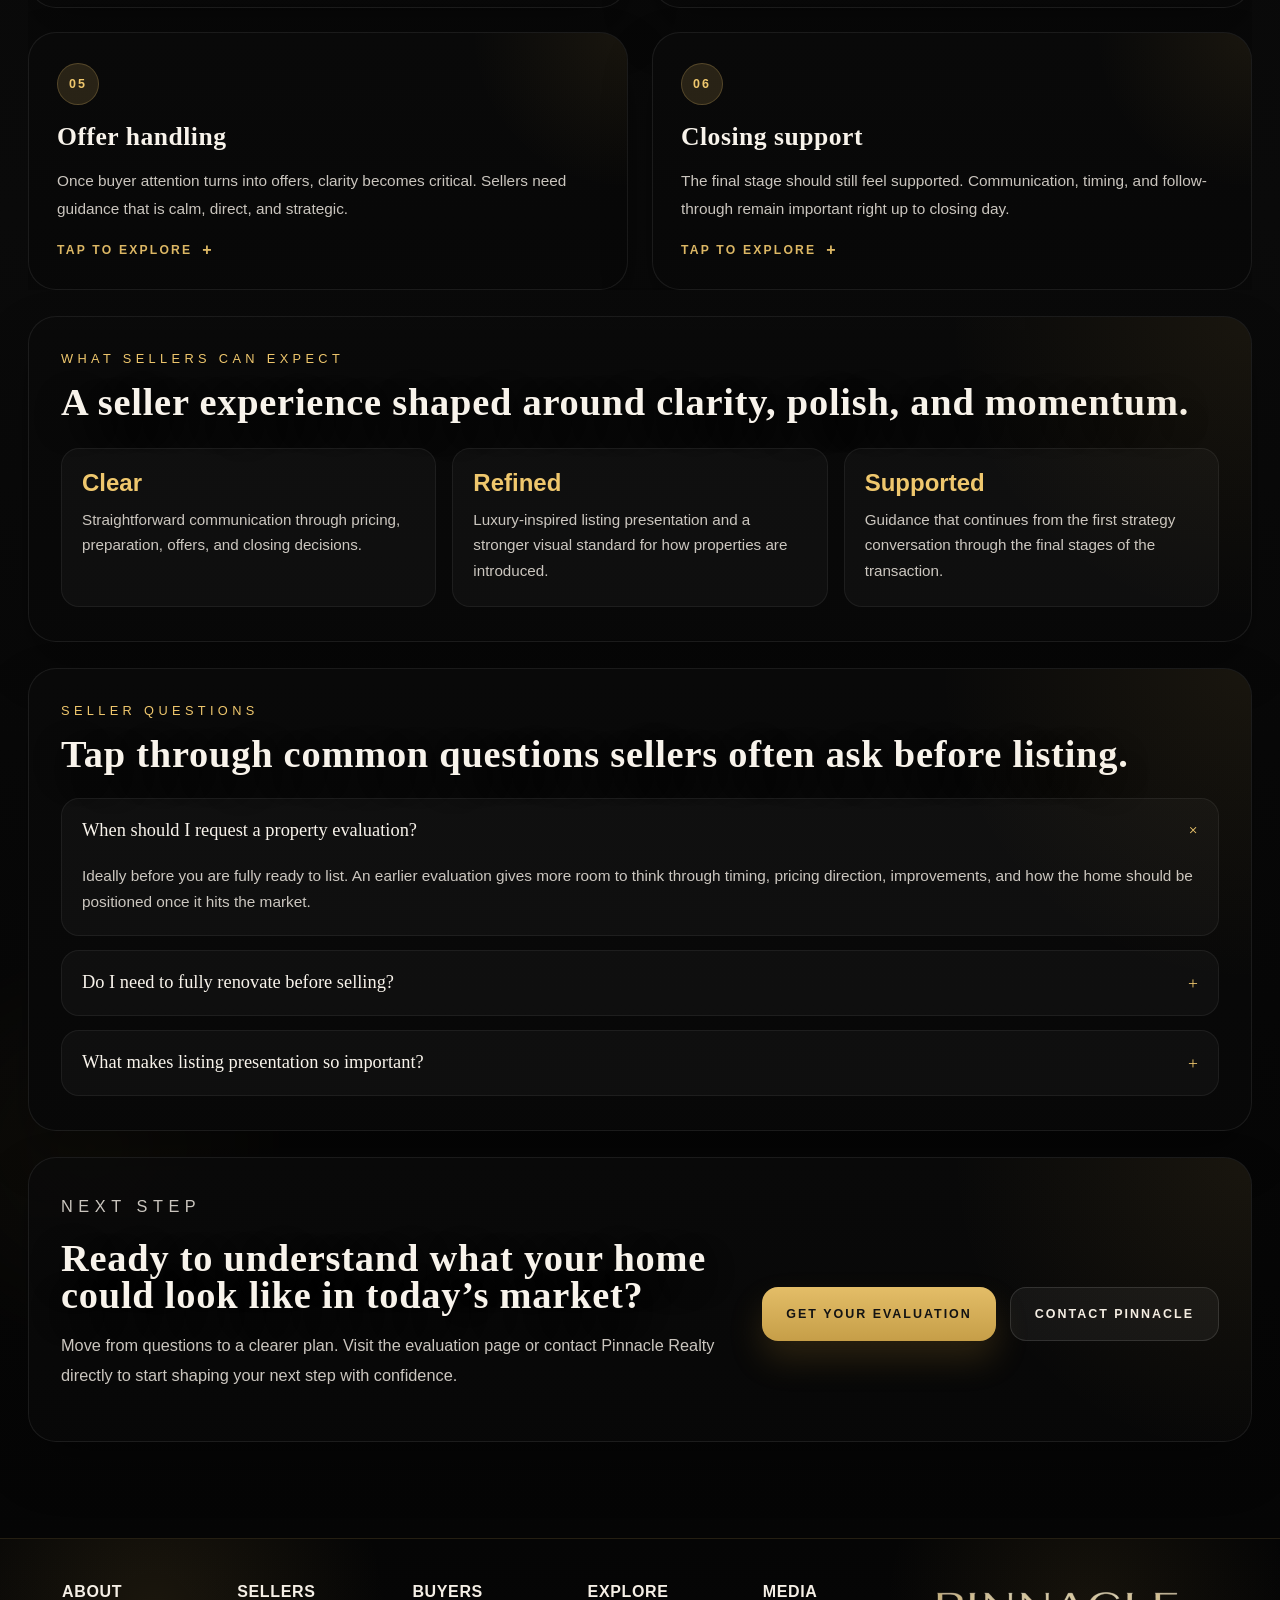
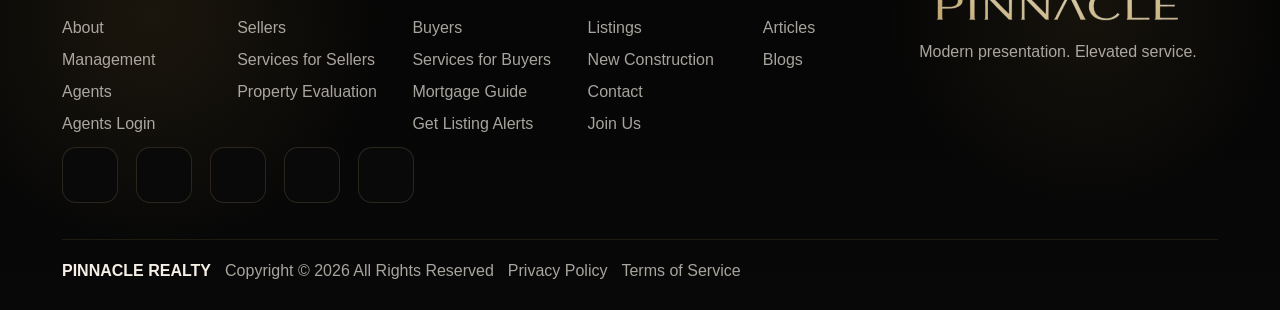
<file: services-sellers.html>
<!DOCTYPE html>
<html lang="en">
<head>
  <link rel="icon" href="/pinnacle-favicon.ico" sizes="any">
  <link rel="icon" type="image/png" href="/pinnacle-favicon-32x32.png">
  <link rel="apple-touch-icon" href="/pinnacle-apple-touch-icon.png">
  <meta charset="UTF-8" />
  <meta name="viewport" content="width=device-width, initial-scale=1.0" />
  <title>Services For Sellers | Pinnacle Realty</title>
  <link rel="stylesheet" href="styles.css" />
  <style>
    .seller-services-page {
      position: relative;
      overflow: hidden;
      background:
        radial-gradient(circle at 12% 14%, rgba(214, 171, 77, 0.14), transparent 22%),
        radial-gradient(circle at 86% 10%, rgba(214, 171, 77, 0.08), transparent 18%),
        linear-gradient(180deg, #050505 0%, #0a0a0a 56%, #050505 100%);
    }

    .seller-services-page::before,
    .seller-services-page::after {
      content: "";
      position: absolute;
      border-radius: 999px;
      pointer-events: none;
      filter: blur(18px);
      opacity: 0.42;
      animation: sellerServicesFloat 10s ease-in-out infinite;
    }

    .seller-services-page::before {
      top: 120px;
      right: -100px;
      width: 340px;
      height: 340px;
      background: radial-gradient(circle, rgba(214,171,77,0.15), transparent 70%);
    }

    .seller-services-page::after {
      bottom: 180px;
      left: -120px;
      width: 420px;
      height: 420px;
      background: radial-gradient(circle, rgba(214,171,77,0.10), transparent 72%);
      animation-delay: -5s;
    }

    .seller-services-shell {
      position: relative;
      z-index: 1;
      width: min(1360px, calc(100% - 56px));
      margin: 0 auto;
      padding: 40px 0 96px;
    }

    .seller-services-hero {
      position: relative;
      min-height: 82vh;
      border-radius: 38px;
      overflow: hidden;
      display: grid;
      grid-template-columns: minmax(0, 1.08fr) minmax(320px, 0.92fr);
      align-items: stretch;
      background:
        linear-gradient(112deg, rgba(8,8,8,0.82) 12%, rgba(8,8,8,0.42) 46%, rgba(8,8,8,0.86) 100%),
        radial-gradient(circle at 72% 24%, rgba(214,171,77,0.14), transparent 24%),
        url('assets/images/service-sellers.jpg') center/cover no-repeat;
      border: 1px solid rgba(255,255,255,0.08);
      box-shadow: 0 34px 80px rgba(0,0,0,0.42);
      isolation: isolate;
    }

    .seller-services-hero::before,
    .service-detail-card::before,
    .services-comparison::before,
    .services-faq::before,
    .services-final-cta::before {
      content: "";
      position: absolute;
      inset: 0;
      background: radial-gradient(circle at 100% 0%, rgba(214,171,77,0.08), transparent 24%);
      pointer-events: none;
    }

    .seller-hero-copy,
    .service-detail-card,
    .services-comparison,
    .services-faq,
    .services-final-cta {
      opacity: 0;
      transform: translateY(24px);
      transition: opacity 0.45s ease, transform 0.45s ease;
      will-change: transform, opacity;
    }

    .reveal-visible {
      opacity: 1;
      transform: translateY(0);
    }

    .seller-hero-copy {
      position: relative;
      z-index: 1;
      padding: 96px 72px 70px;
      display: flex;
      flex-direction: column;
      justify-content: center;
    }

    .seller-services-kicker,
    .services-section-label,
    .seller-side-label {
      margin: 0 0 18px;
      font-size: 0.8rem;
      letter-spacing: 0.34em;
      text-transform: uppercase;
      color: #efc76d;
    }

    .seller-services-title,
    .service-detail-card h3,
    .services-comparison h2,
    .services-faq h2,
    .services-final-cta h2,
    .seller-side-heading {
      margin: 0;
      font-family: Georgia, 'Times New Roman', serif;
      line-height: 0.98;
      letter-spacing: 0.02em;
      color: #f8f3eb;
      text-shadow: 0 10px 34px rgba(0,0,0,0.34);
    }

    .seller-services-title {
      font-size: clamp(2.5rem, 4.2vw, 4.8rem);
      max-width: 760px;
    }

    .seller-services-title .accent,
    .service-step-index,
    .comparison-value {
      color: #efc76d;
    }

    .seller-services-description,
    .seller-side-text,
    .service-detail-card p,
    .comparison-copy,
    .faq-answer,
    .services-final-cta p {
      color: rgba(245,239,230,0.82);
      line-height: 1.82;
      font-size: 1.02rem;
    }

    .seller-services-description {
      margin: 26px 0 0;
      max-width: 660px;
      font-size: 1.06rem;
      line-height: 1.86;
    }

    .seller-services-actions,
    .services-final-actions {
      display: flex;
      flex-wrap: wrap;
      gap: 14px;
      margin-top: 30px;
    }

    .services-btn {
      display: inline-flex;
      align-items: center;
      justify-content: center;
      min-height: 54px;
      padding: 0 24px;
      border-radius: 16px;
      font-size: 0.78rem;
      letter-spacing: 0.16em;
      text-transform: uppercase;
      font-weight: 700;
      transition: transform 0.22s ease, background 0.22s ease, box-shadow 0.22s ease, color 0.22s ease;
      white-space: nowrap;
    }

    .services-btn-primary {
      background: linear-gradient(180deg, rgba(239,199,109,0.95), rgba(214,171,77,0.92));
      color: #131313;
      box-shadow: 0 18px 34px rgba(201,152,52,0.18);
    }

    .services-btn-primary:hover {
      transform: translateY(-2px);
      box-shadow: 0 22px 38px rgba(201,152,52,0.24);
    }

    .services-btn-secondary {
      background: rgba(255,255,255,0.05);
      border: 1px solid rgba(255,255,255,0.12);
      color: #f5efe6;
    }

    .services-btn-secondary:hover {
      transform: translateY(-2px);
      background: rgba(255,255,255,0.08);
    }




    .seller-services-grid {
      margin-top: 34px;
      display: grid;
      grid-template-columns: repeat(2, minmax(0, 1fr));
      gap: 24px;
    }

    .service-detail-card,
    .services-comparison,
    .services-faq,
    .services-final-cta {
      position: relative;
      border-radius: 28px;
      background: linear-gradient(180deg, rgba(10,10,10,0.90), rgba(8,8,8,0.95));
      border: 1px solid rgba(255,255,255,0.08);
      box-shadow: 0 24px 50px rgba(0,0,0,0.28);
      overflow: hidden;
    }

    .service-detail-card {
      padding: 30px 28px;
      cursor: pointer;
      transition: transform 0.24s ease, border-color 0.24s ease, box-shadow 0.24s ease, background 0.24s ease;
    }

    .service-detail-card:hover {
      transform: translateY(-4px);
      border-color: rgba(239,199,109,0.18);
      box-shadow: 0 30px 60px rgba(0,0,0,0.34);
      background: linear-gradient(180deg, rgba(12,12,12,0.92), rgba(8,8,8,0.98));
    }

    .service-step-index {
      display: inline-flex;
      align-items: center;
      justify-content: center;
      width: 42px;
      height: 42px;
      border-radius: 999px;
      margin-bottom: 18px;
      background: rgba(239,199,109,0.14);
      border: 1px solid rgba(239,199,109,0.22);
      font-size: 0.78rem;
      letter-spacing: 0.16em;
      text-transform: uppercase;
      font-weight: 700;
    }

    .service-detail-card h3 {
      font-size: 1.6rem;
      line-height: 1.08;
      text-shadow: none;
    }

    .service-detail-card p {
      margin: 16px 0 0;
      font-size: 0.96rem;
    }

    .service-detail-card .service-extra {
      max-height: 0;
      overflow: hidden;
      opacity: 0;
      transition: max-height 0.34s ease, opacity 0.26s ease, margin-top 0.26s ease;
      margin-top: 0;
    }

    .service-detail-card.active .service-extra {
      max-height: 220px;
      opacity: 1;
      margin-top: 16px;
    }

    .service-detail-card .service-toggle-label {
      display: inline-flex;
      align-items: center;
      gap: 10px;
      margin-top: 18px;
      color: rgba(239,199,109,0.92);
      font-size: 0.76rem;
      letter-spacing: 0.18em;
      text-transform: uppercase;
      font-weight: 700;
    }

    .service-detail-card .service-toggle-label::after {
      content: "+";
      font-size: 1rem;
      transition: transform 0.24s ease;
    }

    .service-detail-card.active .service-toggle-label::after {
      transform: rotate(45deg);
    }

    .services-comparison,
    .services-faq,
    .services-final-cta {
      margin-top: 26px;
      padding: 34px 32px;
    }

    .services-comparison h2,
    .services-faq h2,
    .services-final-cta h2 {
      font-size: clamp(2rem, 3vw, 3rem);
    }

    .comparison-grid {
      margin-top: 26px;
      display: grid;
      grid-template-columns: repeat(3, minmax(0, 1fr));
      gap: 16px;
    }

    .comparison-card {
      padding: 22px 20px;
      border-radius: 18px;
      background: rgba(255,255,255,0.03);
      border: 1px solid rgba(255,255,255,0.06);
      transition: transform 0.24s ease, border-color 0.24s ease, background 0.24s ease;
    }

    .comparison-card:hover {
      transform: translateY(-3px);
      border-color: rgba(239,199,109,0.16);
      background: rgba(255,255,255,0.04);
    }

    .comparison-value {
      display: block;
      font-size: 1.5rem;
      line-height: 1;
      margin-bottom: 12px;
      font-weight: 600;
    }

    .comparison-copy {
      font-size: 0.95rem;
      line-height: 1.7;
    }

    .faq-list {
      margin-top: 24px;
      display: grid;
      gap: 14px;
    }

    .faq-item {
      border-radius: 18px;
      background: rgba(255,255,255,0.03);
      border: 1px solid rgba(255,255,255,0.06);
      overflow: hidden;
    }

    .faq-question {
      width: 100%;
      background: transparent;
      border: none;
      color: #f8f3eb;
      text-align: left;
      padding: 20px 20px;
      font-family: Georgia, 'Times New Roman', serif;
      font-size: 1.15rem;
      line-height: 1.3;
      display: flex;
      align-items: center;
      justify-content: space-between;
      gap: 16px;
      cursor: pointer;
    }

    .faq-question span:last-child {
      color: #efc76d;
      font-size: 1.1rem;
      transition: transform 0.24s ease;
    }

    .faq-item.active .faq-question span:last-child {
      transform: rotate(45deg);
    }

    .faq-answer-wrap {
      max-height: 0;
      overflow: hidden;
      transition: max-height 0.34s ease;
    }

    .faq-item.active .faq-answer-wrap {
      max-height: 240px;
    }

    .faq-answer {
      padding: 0 20px 20px;
      font-size: 0.96rem;
      line-height: 1.72;
    }

    .services-final-cta {
      display: grid;
      grid-template-columns: minmax(0, 1fr) auto;
      gap: 22px;
      align-items: center;
    }

    @keyframes sellerServicesFloat {
      0%, 100% { transform: translate3d(0, 0, 0); }
      50% { transform: translate3d(0, -20px, 0); }
    }

    @media (max-width: 1120px) {
      .seller-services-hero,
      .services-final-cta {
        grid-template-columns: 1fr;
      }

      .seller-hero-copy {
        padding: 84px 36px 34px;
      }


      .services-final-actions {
        justify-content: flex-start;
      }
    }

    @media (max-width: 960px) {
      .seller-services-grid,
      .comparison-grid {
        grid-template-columns: 1fr;
      }
    }

    @media (max-width: 820px) {
      .seller-services-shell {
        width: min(100%, calc(100% - 20px));
        padding: 24px 0 64px;
      }

      .seller-services-hero {
        min-height: auto;
        grid-template-columns: 1fr;
        border-radius: 28px;
      }

      .seller-hero-copy {
        padding: 70px 22px 24px;
      }

      .seller-services-title {
        font-size: clamp(2.4rem, 9vw, 3.8rem);
      }

      .seller-services-description,
      .service-detail-card p,
      .comparison-copy,
      .faq-answer,
      .services-final-cta p {
        font-size: 0.96rem;
        line-height: 1.72;
      }

      .seller-services-actions,
      .services-final-actions {
        flex-direction: column;
      }

      .services-btn {
        width: 100%;
      }


      .service-detail-card,
      .services-comparison,
      .services-faq,
      .services-final-cta {
        padding: 24px 20px;
        border-radius: 24px;
      }

      .faq-question {
        font-size: 1.02rem;
        padding: 18px 18px;
      }

      .faq-answer {
        padding: 0 18px 18px;
      }
    }
  </style>
</head>
<body data-page="services-sellers" data-title="Services For Sellers">
  <div id="site-header"></div>

  <main class="seller-services-page" aria-label="Services For Sellers page">
    <div class="seller-services-shell">
      <section class="seller-services-hero">
        <div class="seller-hero-copy reveal-on-scroll">
          <p class="seller-services-kicker">Services for sellers</p>
          <h1 class="seller-services-title">Seller services built for <span class="accent">presentation</span>, pricing, and a smoother close.</h1>
          <p class="seller-services-description">Pinnacle Realty approaches selling with a complete strategy — one that covers how your home is priced, prepared, presented, promoted, and negotiated. Explore the service breakdown below and interact with each section to see how the process is shaped around results.</p>
          <div class="seller-services-actions">
            <a href="contact.html" class="services-btn services-btn-primary">Book a Seller Consultation</a>
            <a href="property-evaluation.html" class="services-btn services-btn-secondary">Get a Property Evaluation</a>
          </div>
        </div>

      </section>

      <section class="seller-services-grid">
        <article class="service-detail-card reveal-on-scroll active" data-service-card>
          <span class="service-step-index">01</span>
          <h3>Pricing strategy</h3>
          <p>Every strong sale starts with positioning. Pricing is not just a number — it is part of how the market reads your property from day one.</p>
          <div class="service-extra">
            <p>We look at current activity, local competition, property condition, and buyer demand to shape a more intelligent starting point that balances exposure and negotiation strength.</p>
          </div>
          <span class="service-toggle-label">Tap to explore</span>
        </article>

        <article class="service-detail-card reveal-on-scroll" data-service-card>
          <span class="service-step-index">02</span>
          <h3>Home preparation</h3>
          <p>Before a property is launched, presentation matters. Small details influence how buyers imagine the space and how seriously they engage.</p>
          <div class="service-extra">
            <p>Preparation guidance can include layout adjustments, decluttering direction, finishing touches, and how to create a cleaner, more polished first impression before marketing begins.</p>
          </div>
          <span class="service-toggle-label">Tap to explore</span>
        </article>

        <article class="service-detail-card reveal-on-scroll" data-service-card>
          <span class="service-step-index">03</span>
          <h3>Listing presentation</h3>
          <p>Photos, copy, and online presence shape the tone of the entire listing. A stronger presentation creates stronger buyer interest.</p>
          <div class="service-extra">
            <p>Pinnacle Realty focuses on brand-level presentation, polished listing materials, and a more refined digital impression that helps a property stand out in competitive markets.</p>
          </div>
          <span class="service-toggle-label">Tap to explore</span>
        </article>

        <article class="service-detail-card reveal-on-scroll" data-service-card>
          <span class="service-step-index">04</span>
          <h3>Marketing exposure</h3>
          <p>Marketing is about reach, but also about relevance. The goal is not just visibility — it is visibility in the right way.</p>
          <div class="service-extra">
            <p>That includes how the property is introduced, how it is framed, and how interest is guided from first click to serious inquiry.</p>
          </div>
          <span class="service-toggle-label">Tap to explore</span>
        </article>

        <article class="service-detail-card reveal-on-scroll" data-service-card>
          <span class="service-step-index">05</span>
          <h3>Offer handling</h3>
          <p>Once buyer attention turns into offers, clarity becomes critical. Sellers need guidance that is calm, direct, and strategic.</p>
          <div class="service-extra">
            <p>Offer review includes looking beyond price alone — terms, conditions, flexibility, timelines, and negotiating leverage all matter in choosing the strongest path forward.</p>
          </div>
          <span class="service-toggle-label">Tap to explore</span>
        </article>

        <article class="service-detail-card reveal-on-scroll" data-service-card>
          <span class="service-step-index">06</span>
          <h3>Closing support</h3>
          <p>The final stage should still feel supported. Communication, timing, and follow-through remain important right up to closing day.</p>
          <div class="service-extra">
            <p>From accepted offer to completion, Pinnacle Realty stays focused on keeping the process organized, responsive, and easier to navigate with confidence.</p>
          </div>
          <span class="service-toggle-label">Tap to explore</span>
        </article>
      </section>

      <section class="services-comparison reveal-on-scroll">
        <p class="services-section-label">What sellers can expect</p>
        <h2>A seller experience shaped around clarity, polish, and momentum.</h2>
        <div class="comparison-grid">
          <div class="comparison-card">
            <span class="comparison-value">Clear</span>
            <div class="comparison-copy">Straightforward communication through pricing, preparation, offers, and closing decisions.</div>
          </div>
          <div class="comparison-card">
            <span class="comparison-value">Refined</span>
            <div class="comparison-copy">Luxury-inspired listing presentation and a stronger visual standard for how properties are introduced.</div>
          </div>
          <div class="comparison-card">
            <span class="comparison-value">Supported</span>
            <div class="comparison-copy">Guidance that continues from the first strategy conversation through the final stages of the transaction.</div>
          </div>
        </div>
      </section>

      <section class="services-faq reveal-on-scroll">
        <p class="services-section-label">Seller questions</p>
        <h2>Tap through common questions sellers often ask before listing.</h2>
        <div class="faq-list">
          <div class="faq-item active" data-faq-item>
            <button type="button" class="faq-question" data-faq-question>
              <span>When should I request a property evaluation?</span>
              <span>+</span>
            </button>
            <div class="faq-answer-wrap">
              <div class="faq-answer">Ideally before you are fully ready to list. An earlier evaluation gives more room to think through timing, pricing direction, improvements, and how the home should be positioned once it hits the market.</div>
            </div>
          </div>

          <div class="faq-item" data-faq-item>
            <button type="button" class="faq-question" data-faq-question>
              <span>Do I need to fully renovate before selling?</span>
              <span>+</span>
            </button>
            <div class="faq-answer-wrap">
              <div class="faq-answer">Not always. In many cases, thoughtful preparation, selective updates, and stronger presentation can have more impact than large-scale renovations. The right decision depends on the home, the market, and the likely buyer.</div>
            </div>
          </div>

          <div class="faq-item" data-faq-item>
            <button type="button" class="faq-question" data-faq-question>
              <span>What makes listing presentation so important?</span>
              <span>+</span>
            </button>
            <div class="faq-answer-wrap">
              <div class="faq-answer">Buyers form impressions quickly. Better presentation can create stronger perceived value, more memorable visibility, and a better foundation for showings, interest, and negotiation.</div>
            </div>
          </div>
        </div>
      </section>

      <section class="services-final-cta reveal-on-scroll">
        <div>
          <p class="services-section-label">Next step</p>
          <h2>Ready to understand what your home could look like in today’s market?</h2>
          <p>Move from questions to a clearer plan. Visit the evaluation page or contact Pinnacle Realty directly to start shaping your next step with confidence.</p>
        </div>
        <div class="services-final-actions">
          <a href="property-evaluation.html" class="services-btn services-btn-primary">Get Your Evaluation</a>
          <a href="contact.html" class="services-btn services-btn-secondary">Contact Pinnacle</a>
        </div>
      </section>
    </div>
  </main>

  <div id="site-footer"></div>
  <script src="script.js"></script>
  <script>
    (() => {
      const revealItems = document.querySelectorAll('.reveal-on-scroll');
      if (revealItems.length) {
        const observer = new IntersectionObserver((entries) => {
          entries.forEach((entry) => {
            if (entry.isIntersecting) {
              entry.target.classList.add('reveal-visible');
              observer.unobserve(entry.target);
            }
          });
        }, {
          threshold: 0.18,
          rootMargin: '0px 0px -6% 0px'
        });

        revealItems.forEach((item, index) => {
          item.style.transitionDelay = `${index * 45}ms`;
          observer.observe(item);
        });
      }

      const serviceCards = document.querySelectorAll('[data-service-card]');
      serviceCards.forEach((card) => {
        card.addEventListener('click', () => {
          const isActive = card.classList.contains('active');
          serviceCards.forEach((item) => item.classList.remove('active'));
          if (!isActive) card.classList.add('active');
        });
      });

      const faqItems = document.querySelectorAll('[data-faq-item]');
      faqItems.forEach((item) => {
        const question = item.querySelector('[data-faq-question]');
        question?.addEventListener('click', () => {
          const isActive = item.classList.contains('active');
          faqItems.forEach((entry) => entry.classList.remove('active'));
          if (!isActive) item.classList.add('active');
        });
      });
    })();
  </script>
</body>
</html>
</file>
<file: styles.css>
:root {
  --bg: #050505;
  --bg-2: #0a0a0a;
  --panel: rgba(255,255,255,0.035);
  --text: #f5efe6;
  --muted: rgba(245, 239, 230, 0.68);
  --line: rgba(217, 170, 74, 0.18);
  --line-strong: rgba(217, 170, 74, 0.34);
  --gold: #d6ab4d;
  --gold-soft: #efc76d;
  --footer-bg: #050505;
  --footer-text: #f5efe6;
  --footer-muted: rgba(245, 239, 230, 0.68);
  --radius: 18px;
  --shadow: 0 24px 70px rgba(0,0,0,0.35);
}

* { box-sizing: border-box; }
html {
  scroll-behavior: smooth;
  scroll-padding-top: 132px;
  background: #050505;
  text-rendering: optimizeSpeed;
}
body {
  margin: 0;
  min-height: 100vh;
  background-color: #050505;
  font-family: Arial, Helvetica, sans-serif;
  color: var(--text);
  background:
    radial-gradient(circle at 14% 10%, rgba(214,171,77,0.16), transparent 18%),
    radial-gradient(circle at 85% 18%, rgba(214,171,77,0.10), transparent 20%),
    radial-gradient(circle at 50% 90%, rgba(214,171,77,0.08), transparent 26%),
    linear-gradient(180deg, #050505 0%, #090909 45%, #050505 100%);
  overflow-x: hidden;
  width: 100%;
  padding-top: 132px;
  opacity: 1;
  -webkit-font-smoothing: antialiased;
  text-rendering: optimizeLegibility;
}
body.menu-open,
body.legal-modal-open {
  overflow: hidden;
  height: 100vh;
  touch-action: none;
  overscroll-behavior: none;
}

html, body {
  max-width: 100%;
  overflow-x: hidden;
  background-color: #050505;
  overscroll-behavior-x: none;
}

.site-header,
.navbar,
.navbar-inner,
.mobile-menu,
.site-footer,
.footer-shell,
.footer-main,
.footer-brand-area,
.blank-main,
.blank-stage,
.blank-card {
  max-width: 100%;
}

a { color: inherit; text-decoration: none; }
img {
  display: block;
  max-width: 100%;
  height: auto;
  image-rendering: auto;
}
button { font: inherit; }

section,
.site-footer,
.blank-stage,
.blank-card {
  content-visibility: auto;
  contain-intrinsic-size: 1px 900px;
}

.site-header,
.navbar,
.navbar-inner,
.hero-section,
.legal-modal,
.mobile-menu {
  content-visibility: visible;
}

.reveal-on-scroll,
.fade-in,
.scroll-reveal {
  will-change: transform, opacity;
}

.reveal-visible,
.visible,
.is-visible {
  will-change: auto;
}

.container {
  width: min(1920px, calc(100% - 56px));
  margin: 0 auto;
}

.site-header {
  position: fixed;
  top: 0;
  left: 0;
  right: 0;
  z-index: 1000;
  overflow: visible;
  padding: 14px 0 0;
  pointer-events: none;
}

.nav-backdrop {
  position: absolute;
  inset: 0;
  pointer-events: none;
  background:
    radial-gradient(circle at 16% 34%, rgba(214,171,77,0.10), transparent 18%),
    radial-gradient(circle at 84% 24%, rgba(214,171,77,0.08), transparent 16%);
  opacity: 1;
}

.brand {
  position: relative;
  z-index: 2;
  display: inline-flex;
  align-items: center;
}

.navbar {
  position: relative;
  width: min(1920px, calc(100% - 56px));
  margin: 0 auto;
  transition: background 0.28s ease, box-shadow 0.28s ease, border-color 0.28s ease, transform 0.28s ease;
  background: rgba(141, 123, 111, 0.074);
  backdrop-filter: blur(18px);
  -webkit-backdrop-filter: blur(18px);
  border: 1px solid rgba(255,255,255,0.16);
  border-radius: 28px;
  box-shadow: 0 16px 40px rgba(0,0,0,0.18), inset 0 1px 0 rgba(255,255,255,0.08);
  overflow: visible;
  pointer-events: auto;
}

.navbar.scrolled {
  background: rgba(223, 194, 176, 0.22);
  box-shadow: 0 18px 44px rgba(0,0,0,0.24), inset 0 1px 0 rgba(255,255,255,0.10);
  border-color: rgba(255,255,255,0.20);
}

.navbar-inner {
  position: relative;
  z-index: 2;
  min-height: 100px;
  display: flex;
  align-items: center;
  justify-content: space-between;
  gap: 22px;
  padding: 0 24px;
}

.navbar-logo {
  font-family: Georgia, 'Times New Roman', serif;
  font-size: clamp(1.85rem, 2.75vw, 3.35rem);
  font-weight: 500;
  letter-spacing: 0.12em;
  color: var(--gold-soft);
  text-shadow: 0 0 22px rgba(214,171,77,0.10);
  white-space: nowrap;
  flex-shrink: 0;
}

.logo-lambda {
  display: inline-block;
  font-size: 0.98em;
  font-weight: 500;
  transform: translateY(0.01em);
  margin: 0 0.005em 0 0;
}

.nav-links {
  display: flex;
  align-items: center;
  gap: 8px;
  margin-left: auto;
  min-width: 0;
}

.nav-menu {
  list-style: none;
  display: flex;
  align-items: center;
  gap: 10px;
  margin: 0;
  padding: 0;
  min-width: 0;
}

.nav-item {
  position: relative;
  display: flex;
  align-items: center;
}

.nav-link,
.mobile-subtoggle {
  display: inline-flex;
  align-items: center;
  justify-content: center;
  min-height: 46px;
  padding: 0 8px;
  text-transform: uppercase;
  letter-spacing: 0.1em;
  font-size: 0.7rem;
  font-weight: 500;
  color: rgba(245,239,230,0.78);
  border-radius: 14px;
  transition: color 0.22s ease, transform 0.22s ease, background 0.22s ease, box-shadow 0.22s ease;
  white-space: nowrap;
}

.nav-link:hover,
.nav-item:hover > .nav-link,
.nav-item.active > .nav-link,
.submenu-link:hover,
.submenu-link.active {
  color: var(--gold-soft);
}

.nav-link:hover,
.nav-item:hover > .nav-link,
.nav-item.active > .nav-link {
  background: rgba(255,255,255,0.06);
}

.mobile-subtoggle { display: none; }

.nav-caret {
  display: inline-block;
  margin-left: 6px;
  font-size: 0.56rem;
  line-height: 1;
  transform: translateY(-1px);
  transition: transform 0.24s ease;
}

.submenu {
  position: absolute;
  top: calc(100% + 12px);
  left: 0;
  min-width: 280px;
  padding: 12px;
  border-radius: 18px;
  border: 1px solid rgba(255,255,255,0.12);
  background: rgba(10,10,10,0.92);
  backdrop-filter: blur(18px);
  -webkit-backdrop-filter: blur(18px);
  box-shadow: 0 18px 40px rgba(0,0,0,0.28);
  opacity: 0;
  visibility: hidden;
  transform: translateY(10px);
  transition: opacity 0.2s ease, transform 0.2s ease, visibility 0.2s ease;
}

.nav-links .has-children:hover > .submenu,
.nav-links .has-children:focus-within > .submenu,
.nav-links .has-children.open > .submenu {
  opacity: 1;
  visibility: visible;
  transform: translateY(0);
}

.nav-links .has-children:hover > .nav-link,
.nav-links .has-children.open > .nav-link {
  background: rgba(255,255,255,0.03);
  color: var(--gold-soft);
}

.nav-links .has-children:hover > .nav-link .nav-caret,
.nav-links .has-children.open > .nav-link .nav-caret {
  transform: translateY(-1px) rotate(180deg);
}

.submenu-link {
  display: block;
  padding: 14px 14px;
  border-radius: 12px;
  color: rgba(255,255,255,0.78);
  transition: background 0.22s ease, color 0.22s ease, transform 0.22s ease;
}

.submenu-link:hover,
.submenu-link.active {
  background: rgba(214,171,77,0.10);
  transform: translateX(4px);
}

.join-btn {
  display: inline-flex;
  align-items: center;
  justify-content: center;
  min-height: 48px;
  min-width: 118px;
  padding: 0 16px;
  border-radius: 18px;
  margin-left: 6px;
  background: linear-gradient(180deg, rgba(239,199,109,0.95), rgba(214,171,77,0.92));
  color: #131313;
  font-weight: 700;
  font-size: 0.7rem;
  letter-spacing: 0.1em;
  text-transform: uppercase;
  box-shadow: 0 14px 30px rgba(201,152,52,0.16);
  transition: transform 0.25s ease, box-shadow 0.25s ease, filter 0.25s ease, opacity 0.25s ease;
  white-space: nowrap;
  flex-shrink: 0;
}
@media (max-width: 1240px) {
  .navbar-inner {
    min-height: 92px;
    gap: 16px;
    padding: 0 20px;
  }

  .navbar-logo {
    font-size: clamp(1.8rem, 2.4vw, 2.8rem);
    letter-spacing: 0.1em;
  }

  .nav-links {
    gap: 4px;
  }

  .nav-menu {
    gap: 6px;
  }

  .nav-link,
  .mobile-subtoggle {
    min-height: 42px;
    padding: 0 6px;
    font-size: 0.66rem;
    letter-spacing: 0.08em;
  }

  .nav-caret {
    margin-left: 4px;
    font-size: 0.5rem;
  }

  .join-btn {
    min-height: 44px;
    min-width: 104px;
    padding: 0 14px;
    margin-left: 4px;
    font-size: 0.66rem;
    letter-spacing: 0.08em;
    border-radius: 16px;
  }
}

@media (max-width: 1120px) {
  .navbar-inner {
    padding: 0 18px;
    gap: 12px;
  }

  .nav-links {
    gap: 2px;
  }

  .nav-menu {
    gap: 2px;
  }

  .nav-link,
  .mobile-subtoggle {
    padding: 0 5px;
    font-size: 0.62rem;
    letter-spacing: 0.06em;
  }

  .join-btn {
    min-width: 98px;
    padding: 0 12px;
    font-size: 0.62rem;
    letter-spacing: 0.06em;
  }
}

 .join-btn:hover {
   transform: translateY(-2px);
   filter: brightness(1.03);
   opacity: 0.96;
   box-shadow: 0 18px 34px rgba(201,152,52,0.20);
 }

.quick-signup-panel {
  position: fixed;
  left: 0;
  top: 50%;
  z-index: 1450;
  width: min(380px, calc(100vw - 54px));
  transform: translate(-100%, -50%);
  transition: transform 0.42s cubic-bezier(0.22, 1, 0.36, 1);
  pointer-events: auto;
}

.quick-signup-panel.open {
  transform: translate(0, -50%);
}

.quick-signup-toggle {
  position: absolute;
  top: 50%;
  right: -38px;
  transform: translateY(-50%);
  width: 38px;
  height: 112px;
  border: 1px solid rgba(239,199,109,0.28);
  border-left: none;
  border-radius: 0 18px 18px 0;
  background: linear-gradient(180deg, rgba(239,199,109,0.98), rgba(214,171,77,0.94));
  color: #101010;
  box-shadow: 12px 16px 34px rgba(0,0,0,0.30), 8px 10px 24px rgba(201,152,52,0.16);
  cursor: pointer;
  display: inline-flex;
  align-items: center;
  justify-content: center;
  padding: 0;
  transition: filter 0.22s ease, box-shadow 0.22s ease;
}

.quick-signup-toggle:hover {
  filter: brightness(1.04);
  box-shadow: 14px 18px 38px rgba(0,0,0,0.34), 10px 12px 26px rgba(201,152,52,0.22);
}

.quick-signup-toggle:focus-visible {
  outline: 3px solid rgba(239,199,109,0.35);
  outline-offset: 4px;
}

.quick-signup-arrow {
  width: 0;
  height: 0;
  border-top: 18px solid transparent;
  border-bottom: 18px solid transparent;
  border-left: 24px solid #101010;
  transform: translateX(2px);
}

.quick-signup-close {
  display: none;
  font-size: 2rem;
  line-height: 1;
  font-weight: 400;
  transform: translateY(-1px);
}

.quick-signup-panel.open .quick-signup-arrow {
  display: none;
}

.quick-signup-panel.open .quick-signup-close {
  display: inline-flex;
}

.quick-signup-card {
  position: relative;
  min-height: 360px;
  padding: 30px 28px 28px;
  border-radius: 0 28px 28px 0;
  border: 1px solid rgba(255,255,255,0.12);
  border-left: none;
  background:
    radial-gradient(circle at 0% 0%, rgba(239,199,109,0.13), transparent 30%),
    radial-gradient(circle at 100% 8%, rgba(214,171,77,0.10), transparent 26%),
    linear-gradient(180deg, rgba(12,12,12,0.96), rgba(7,7,7,0.98));
  backdrop-filter: blur(18px);
  -webkit-backdrop-filter: blur(18px);
  box-shadow: 20px 30px 70px rgba(0,0,0,0.38);
  overflow: hidden;
}

.quick-signup-card::before {
  content: '';
  position: absolute;
  inset: 0;
  pointer-events: none;
  background: linear-gradient(90deg, rgba(239,199,109,0.10), transparent 38%);
}

.quick-signup-kicker,
.quick-signup-title,
.quick-signup-copy,
.quick-signup-form,
.quick-signup-success {
  position: relative;
  z-index: 1;
}

.quick-signup-kicker {
  margin: 0 0 12px;
  color: var(--gold-soft);
  font-size: 0.72rem;
  letter-spacing: 0.28em;
  text-transform: uppercase;
  font-weight: 700;
}

.quick-signup-title {
  margin: 0;
  color: #f8f3eb;
  font-family: Georgia, 'Times New Roman', serif;
  font-size: clamp(2rem, 3vw, 2.7rem);
  line-height: 1.02;
  letter-spacing: 0.02em;
}

.quick-signup-copy {
  margin: 16px 0 22px;
  color: rgba(245,239,230,0.76);
  font-size: 0.96rem;
  line-height: 1.7;
}

.quick-signup-form {
  display: grid;
  gap: 14px;
}

.quick-signup-field {
  display: grid;
  gap: 8px;
}

.quick-signup-field span {
  color: rgba(245,239,230,0.76);
  font-size: 0.74rem;
  letter-spacing: 0.12em;
  text-transform: uppercase;
}

.quick-signup-field input {
  width: 100%;
  min-height: 50px;
  padding: 0 14px;
  border-radius: 14px;
  border: 1px solid rgba(255,255,255,0.10);
  background: rgba(255,255,255,0.045);
  color: #f8f3eb;
  outline: none;
  transition: border-color 0.22s ease, background 0.22s ease, box-shadow 0.22s ease;
}

.quick-signup-field input:focus {
  border-color: rgba(239,199,109,0.34);
  background: rgba(255,255,255,0.065);
  box-shadow: 0 0 0 3px rgba(239,199,109,0.08);
}

.quick-signup-submit {
  min-height: 52px;
  border: none;
  border-radius: 16px;
  margin-top: 4px;
  background: linear-gradient(180deg, rgba(239,199,109,0.98), rgba(214,171,77,0.94));
  color: #101010;
  font-size: 0.74rem;
  font-weight: 800;
  letter-spacing: 0.14em;
  text-transform: uppercase;
  cursor: pointer;
  box-shadow: 0 14px 30px rgba(201,152,52,0.18);
  transition: transform 0.22s ease, box-shadow 0.22s ease, filter 0.22s ease;
}

.quick-signup-submit:hover {
  transform: translateY(-2px);
  filter: brightness(1.04);
  box-shadow: 0 18px 36px rgba(201,152,52,0.24);
}

.quick-signup-success {
  display: none;
  margin-top: 14px;
  padding: 12px 14px;
  border-radius: 14px;
  border: 1px solid rgba(239,199,109,0.20);
  background: rgba(239,199,109,0.08);
  color: rgba(245,239,230,0.88);
  font-size: 0.9rem;
  line-height: 1.5;
}

.quick-signup-success.is-visible {
  display: block;
}

.chatbot-greeting {
  position: fixed;
  right: 104px;
  bottom: 34px;
  z-index: 1440;
  width: min(360px, calc(100vw - 132px));
  padding: 16px 18px;
  border: 1px solid rgba(239,199,109,0.24);
  border-radius: 20px 20px 6px 20px;
  background:
    radial-gradient(circle at 12% 10%, rgba(239,199,109,0.14), transparent 34%),
    linear-gradient(180deg, rgba(15,15,15,0.96), rgba(7,7,7,0.98));
  color: rgba(245,239,230,0.92);
  box-shadow: 0 18px 46px rgba(0,0,0,0.38), 0 10px 28px rgba(201,152,52,0.10);
  backdrop-filter: blur(18px);
  -webkit-backdrop-filter: blur(18px);
  cursor: pointer;
  opacity: 1;
  transform: translateY(0) scale(1);
  transition: opacity 0.24s ease, transform 0.24s ease, border-color 0.24s ease;
}

.chatbot-greeting:hover {
  border-color: rgba(239,199,109,0.38);
  transform: translateY(-2px) scale(1.01);
}

.chatbot-greeting.is-hidden {
  opacity: 0;
  transform: translateY(8px) scale(0.98);
  pointer-events: none;
}

.chatbot-greeting-text {
  display: block;
  font-size: 0.92rem;
  line-height: 1.5;
  letter-spacing: 0.01em;
}

.chatbot-greeting-tail {
  position: absolute;
  right: -8px;
  bottom: 20px;
  width: 16px;
  height: 16px;
  border-top: 1px solid rgba(239,199,109,0.22);
  border-right: 1px solid rgba(239,199,109,0.22);
  background: linear-gradient(135deg, rgba(9,9,9,0.98), rgba(12,12,12,0.96));
  transform: rotate(45deg);
}


main.blank-main {
  min-height: calc(100vh - 126px - 360px);
  position: relative;
}

.blank-stage {
  min-height: calc(100vh - 126px - 360px);
  display: grid;
  place-items: center;
  padding: 80px 0 120px;
}

.blank-card {
  width: min(900px, 100%);
  min-height: 360px;
  border-radius: 28px;
  border: 1px solid rgba(214,171,77,0.12);
  background:
    linear-gradient(180deg, rgba(255, 255, 255, 0), rgba(255,255,255,0.015));
  box-shadow: inset 0 1px 0 rgba(255,255,255,0.05), 0 28px 70px rgba(0,0,0,0.26);
  position: relative;
  overflow: hidden;
}

.blank-card::before,
.blank-card::after {
  content: '';
  position: absolute;
  border-radius: 999px;
  filter: blur(30px);
}
.blank-card::before {
  width: 260px;
  height: 260px;
  top: -60px;
  left: -40px;
  background: rgba(214, 171, 77, 0);
}
.blank-card::after {
  width: 240px;
  height: 240px;
  right: -50px;
  bottom: -80px;
  background: rgba(214,171,77,0.06);
}

.site-footer {
  background:
    radial-gradient(circle at 12% 20%, rgba(214,171,77,0.10), transparent 20%),
    radial-gradient(circle at 85% 18%, rgba(214,171,77,0.08), transparent 18%),
    linear-gradient(180deg, #050505 0%, #080808 100%);
  color: var(--footer-text);
  border-top: 1px solid rgba(214,171,77,0.14);
  border-radius: 0;
  margin-top: 0;
}

.footer-shell {
  padding: 44px 34px 30px;
}

.footer-main {
  display: grid;
  grid-template-columns: repeat(4, minmax(0, 1fr)) 1.35fr;
  gap: 38px;
  align-items: start;
}

.footer-column h3 {
  margin: 0 0 18px;
  font-size: 1rem;
  letter-spacing: 0.04em;
}

.footer-column a {
  display: block;
  color: var(--footer-muted);
  margin-bottom: 14px;
  font-size: 1rem;
  transition: color 0.22s ease, transform 0.22s ease;
}

.footer-column a:hover,
.footer-bottom a:hover {
  color: var(--gold-soft);
  transform: translateX(3px);
}

.footer-brand-area {
  justify-self: end;
  text-align: right;
  min-width: 320px;
}

.footer-logo {
  font-family: Georgia, 'Times New Roman', serif;
  font-size: clamp(2.15rem, 3.4vw, 4.1rem);
  letter-spacing: 0.10em;
  color: rgba(214,171,77,0.20);
  font-weight: 400;
  line-height: 0.95;
  white-space: nowrap;
}

.footer-logo .logo-lambda {
  font-size: 0.96em;
  margin: 0 0.01em 0 0;
}

.footer-copy {
  max-width: 360px;
  margin: 12px 0 26px auto;
  color: var(--footer-muted);
  line-height: 1.6;
}

.footer-social {
  display: flex;
  gap: 18px;
  flex-wrap: wrap;
  align-items: center;
  justify-content: flex-start;
  margin-top: 0px;
}

.social-icon {
  width: 56px;
  height: 56px;
  border-radius: 14px;
  border: 1px solid hsla(40, 20%, 18%, 0.75);
  display: flex;
  align-items: center;
  justify-content: center;
  background: hsla(0, 0%, 4%, 0.95);
  overflow: hidden;
  flex: 0 0 auto;
  transition: transform 0.3s ease, border-color 0.3s ease, box-shadow 0.3s ease;
}

.social-icon-img {
  width: 100%;
  height: 100%;
  object-fit: cover;
  display: block;
}

.social-icon:hover {
  transform: translateY(-2px);
  border-color: hsla(40, 60%, 50%, 0.35);
  box-shadow: 0 10px 24px hsla(0, 0%, 0%, 0.24);
}

.footer-bottom {
  margin-top: 36px;
  padding-top: 22px;
  border-top: 1px solid rgba(214,171,77,0.12);
  display: flex;
  flex-wrap: wrap;
  gap: 14px;
  align-items: center;
  color: var(--footer-muted);
}

.footer-bottom strong {
  color: var(--footer-text);
}


.footer-bottom a {
  color: var(--footer-muted);
  transition: color 0.22s ease, transform 0.22s ease;
}

.footer-legal-trigger {
  appearance: none;
  background: none;
  border: none;
  padding: 0;
  color: var(--footer-muted);
  cursor: pointer;
  transition: color 0.22s ease, transform 0.22s ease;
}

.footer-legal-trigger:hover {
  color: var(--gold-soft);
  transform: translateX(3px);
}

.legal-modal {
  position: fixed;
  inset: 0;
  z-index: 2000;
  display: flex;
  align-items: center;
  justify-content: center;
  padding: 24px;
  opacity: 0;
  visibility: hidden;
  pointer-events: none;
  transition: opacity 0.26s ease, visibility 0.26s ease;
  overscroll-behavior: contain;
  touch-action: none;
}

.legal-modal.open {
  opacity: 1;
  visibility: visible;
  pointer-events: auto;
}

.legal-modal-backdrop {
  position: absolute;
  inset: 0;
  background: rgba(0, 0, 0, 0.72);
  backdrop-filter: blur(10px);
  -webkit-backdrop-filter: blur(10px);
}

.legal-modal-dialog {
  position: relative;
  z-index: 1;
  width: min(860px, 100%);
  max-height: min(84vh, 920px);
  overflow: hidden;
  border-radius: 28px;
  border: 1px solid rgba(255,255,255,0.12);
  background:
    radial-gradient(circle at 10% 12%, rgba(214,171,77,0.12), transparent 20%),
    linear-gradient(180deg, rgba(12,12,12,0.96), rgba(8,8,8,0.98));
  box-shadow: 0 30px 70px rgba(0,0,0,0.40);
}

.legal-modal-close {
  appearance: none;
  position: absolute;
  top: 16px;
  right: 16px;
  width: 46px;
  height: 46px;
  border-radius: 999px;
  border: 1px solid rgba(255,255,255,0.12);
  background: rgba(255,255,255,0.05);
  color: var(--text);
  font-size: 1.7rem;
  line-height: 1;
  cursor: pointer;
  display: inline-flex;
  align-items: center;
  justify-content: center;
  transition: background 0.22s ease, transform 0.22s ease, color 0.22s ease;
}

.legal-modal-close:hover {
  background: rgba(214,171,77,0.14);
  color: var(--gold-soft);
  transform: scale(1.03);
}

.legal-modal-content {
  padding: 54px 34px 32px;
  max-height: min(84vh, 920px);
  overflow-y: auto;
  scrollbar-width: thin;
  scrollbar-color: rgba(214,171,77,0.35) transparent;
  overscroll-behavior: contain;
  touch-action: pan-y;
}

.legal-modal-content::-webkit-scrollbar {
  width: 8px;
}

.legal-modal-content::-webkit-scrollbar-thumb {
  background: rgba(214,171,77,0.35);
  border-radius: 999px;
}

.legal-modal-content h2 {
  margin: 0 48px 18px 0;
  font-family: Georgia, 'Times New Roman', serif;
  font-size: clamp(2rem, 3vw, 3rem);
  line-height: 1.05;
  letter-spacing: 0.03em;
  color: #f8f3eb;
}

.legal-modal-content p {
  margin: 0 0 16px;
  color: rgba(245,239,230,0.82);
  line-height: 1.8;
  font-size: 1rem;
}


@media (max-width: 1200px) {
  .footer-main {
    grid-template-columns: repeat(2, minmax(0, 1fr));
  }
  .footer-brand-area {
    justify-self: start;
    text-align: left;
    min-width: 0;
  }
  .footer-copy { margin-left: 0; }
}

.hamburger {
  position: relative;
  z-index: 5;
  display: none;
  width: 48px;
  height: 48px;
  flex: 0 0 48px;
  align-items: center;
  justify-content: center;
  background: none;
  border: none;
  cursor: pointer;
  padding: 0;
  margin: 0;
  overflow: visible;
}

.hamburger span {
  position: absolute;
  left: 50%;
  top: 50%;
  display: block;
  width: 26px;
  height: 1.5px;
  background: var(--gold-soft);
  border-radius: 999px;
  transform-origin: center;
  transition: transform 0.3s ease, opacity 0.3s ease;
}

.hamburger span:nth-child(1) { transform: translate(-50%, -50%) translateY(-8px); }
.hamburger span:nth-child(2) { transform: translate(-50%, -50%); }
.hamburger span:nth-child(3) { transform: translate(-50%, -50%) translateY(8px); }

.hamburger.open span:nth-child(1) { transform: translate(-50%, -50%) rotate(45deg); }
.hamburger.open span:nth-child(2) { opacity: 0; transform: translate(-50%, -50%) scaleX(0); }
.hamburger.open span:nth-child(3) { transform: translate(-50%, -50%) rotate(-45deg); }

@media (max-width: 980px) {
  .container { width: min(100%, calc(100% - 28px)); }
  .site-header { padding-top: 12px; }
  body { padding-top: 112px; }
  .navbar-inner {
    min-height: 88px;
    padding: 0 20px;
    gap: 18px;
  }
  .navbar-logo {
    font-size: clamp(1.75rem, 7.2vw, 2.5rem);
    letter-spacing: 0.11em;
  }
  .navbar {
    width: min(100%, calc(100% - 24px));
    border-radius: 24px;
  }
  .hamburger { display: flex; }

  .nav-links { display: none; }
  .join-btn { margin-left: 0; }

  .mobile-menu {
    position: absolute;
    top: calc(100% + 10px);
    right: 0;
    left: 0;
    display: none;
    flex-direction: column;
    align-items: stretch;
    gap: 10px;
    padding: 14px;
    border-radius: 24px;
    background: rgba(42, 42, 42, 0.92);
    backdrop-filter: blur(18px);
    -webkit-backdrop-filter: blur(18px);
    border: 1px solid rgba(255,255,255,0.12);
    box-shadow: 0 20px 44px rgba(0,0,0,0.32);
    overflow-x: hidden;
    max-height: calc(100vh - 132px);
    overflow-y: auto;
    overscroll-behavior: contain;
    touch-action: pan-y;
  }

  .mobile-menu.open {
    display: flex;
  }

  .nav-link { display: none; }
  .mobile-subtoggle,
  .mobile-menu .nav-item:not(.has-children) > .nav-link,
  .mobile-menu .join-btn {
    width: 100%;
    justify-content: space-between;
  }

  .mobile-subtoggle {
    display: inline-flex;
    padding: 0 18px;
    min-height: 56px;
    background: rgba(70, 70, 70, 0.72);
    backdrop-filter: blur(12px);
    -webkit-backdrop-filter: blur(12px);
    border: 1px solid rgba(255,255,255,0.10);
    color: rgba(255,255,255,0.92);
    border-radius: 16px;
  }

  .mobile-menu .nav-item:not(.has-children) > .nav-link {
    display: inline-flex;
    background: rgba(70, 70, 70, 0.72);
    backdrop-filter: blur(12px);
    -webkit-backdrop-filter: blur(12px);
    border: 1px solid rgba(255,255,255,0.10);
    border-radius: 16px;
    color: rgba(255,255,255,0.92);
  }

  .submenu {
    position: static;
    min-width: 100%;
    width: 100%;
    margin-top: 8px;
    padding: 8px;
    opacity: 1;
    visibility: visible;
    transform: none;
    display: none;
    box-shadow: none;
    background: rgba(54, 54, 54, 0.88);
    backdrop-filter: blur(14px);
    -webkit-backdrop-filter: blur(14px);
    border: 1px solid rgba(255,255,255,0.10);
    border-radius: 16px;
    overflow: hidden;
  }

  .mobile-menu .nav-item {
    width: 100%;
    display: flex;
    flex-direction: column;
    align-items: stretch;
  }

  .mobile-menu .nav-item.has-children {
    gap: 0;
  }

  .mobile-menu .submenu-link {
    width: 100%;
    transform: none;
    color: rgba(255,255,255,0.92);
    border-radius: 12px;
  }

  .mobile-menu .submenu-link:hover,
  .mobile-menu .submenu-link.active {
    background: rgba(255,255,255,0.08);
    color: #ffffff;
    transform: none;
  }

  .nav-item.open > .submenu { display: block; }
  .nav-item.open > .mobile-subtoggle .nav-caret { transform: rotate(180deg); }
  .mobile-menu .join-btn {
    margin-left: 0;
    min-height: 56px;
    width: 100%;
    border-radius: 16px;
    min-width: 0;
    padding: 0 20px;
  }
  main.blank-main,
  .blank-stage { min-height: 48vh; }

  .quick-signup-panel {
    width: min(350px, calc(100vw - 50px));
    transform: translate(-100%, -50%);
  }

  .quick-signup-panel.open {
    transform: translate(0, -50%);
  }

  .quick-signup-toggle {
    right: -34px;
    width: 34px;
    height: 104px;
    border-radius: 0 16px 16px 0;
  }

  .quick-signup-arrow {
    border-top-width: 15px;
    border-bottom-width: 15px;
    border-left-width: 21px;
  }

  .quick-signup-card {
    padding: 26px 22px 24px;
    border-radius: 0 24px 24px 0;
  }
}

@media (max-width: 640px) {
  /* HERO PANEL FIX (smaller + not under navbar) */
  .hero-section {
    padding-top: 176px !important;
    align-items: flex-start !important;
    justify-content: center;
    padding-bottom: 18px;
  }

  .hero-content {
    width: calc(100% - 18px);
    margin: 12px auto 0 !important;
    padding: 18px 14px 16px;
    border-radius: 20px;
    max-height: none;
    overflow: hidden;
  }

  .hero-title {
    font-size: 1.95rem;
    line-height: 1.04;
  }

  .hero-subtitle {
    font-size: 0.88rem;
    line-height: 1.52;
    margin-top: 12px;
  }

  .hero-kicker {
    font-size: 0.62rem;
    letter-spacing: 0.16em;
  }

  .hero-actions {
    margin-top: 16px;
    gap: 8px;
  }

  .hero-btn {
    min-height: 44px;
    font-size: 0.68rem;
    letter-spacing: 0.08em;
  }

  .site-header {
    overflow: visible;
    padding-top: 10px;
  }

  body {
    padding-top: 98px;
  }

  .navbar-inner {
    min-height: 82px;
    gap: 12px;
    padding: 0 24px 0 16px;
  }

  .navbar-logo {
    font-size: 1.8rem;
    letter-spacing: 0.09em;
  }
  .navbar {
    width: min(100%, calc(100% - 16px));
    border-radius: 22px;
  }

  .hamburger {
    width: 52px;
    height: 52px;
    flex-basis: 52px;
    padding: 0;
    margin-right: 0;
    transform: translateX(-2px);
  }

  .hamburger span {
    width: 26px;
  }

  .mobile-menu {
    top: calc(100% + 8px);
    padding: 12px;
    gap: 8px;
    border-radius: 22px;
    max-height: calc(100vh - 118px);
  }

  .mobile-subtoggle,
  .mobile-menu .nav-item:not(.has-children) > .nav-link {
    min-height: 54px;
    padding: 0 16px;
    font-size: 0.78rem;
    letter-spacing: 0.13em;
  }

  .mobile-menu .join-btn {
    min-height: 56px;
  }

  .footer-shell {
    padding: 34px 18px 24px;
    text-align: center;
  }
  .footer-main {
    grid-template-columns: 1fr;
    gap: 24px;
    justify-items: center;
  }
  .footer-logo {
    font-size: 2.45rem;
    white-space: nowrap;
  }
  .footer-brand-area {
    justify-self: center;
    text-align: center;
  }

  .footer-copy {
    margin: 12px auto 26px;
  }

  .footer-social {
    justify-content: center;
    gap: 14px;
    margin-top: 24px;
  }

  .social-icon {
    width: 50px;
    height: 50px;
    border-radius: 12px;
  }

  .footer-column {
    text-align: center;
  }

  .footer-column a:hover,
  .footer-bottom a:hover,
  .footer-legal-trigger:hover {
    transform: none;
  }

  .footer-bottom {
    justify-content: center;
    text-align: center;
    font-size: 0.94rem;
  }

  .quick-signup-panel {
    top: 58%;
    width: min(318px, calc(100vw - 46px));
    transform: translate(-100%, -50%);
  }

  .quick-signup-panel.open {
    transform: translate(0, -50%);
  }

  .quick-signup-toggle {
    right: -30px;
    width: 30px;
    height: 94px;
    border-radius: 0 14px 14px 0;
  }

  .quick-signup-arrow {
    border-top-width: 13px;
    border-bottom-width: 13px;
    border-left-width: 18px;
  }

  .quick-signup-close {
    font-size: 1.7rem;
  }

  .quick-signup-card {
    min-height: auto;
    padding: 22px 18px 20px;
    border-radius: 0 22px 22px 0;
  }

  .quick-signup-title {
    font-size: 1.75rem;
  }

  .quick-signup-copy {
    margin: 12px 0 18px;
    font-size: 0.9rem;
    line-height: 1.6;
  }

  .quick-signup-field input,
  .quick-signup-submit {
    min-height: 48px;
  }

  .chatbot-greeting {
    right: 86px;
    bottom: 24px;
    width: min(270px, calc(100vw - 104px));
    padding: 13px 14px;
    border-radius: 18px 18px 6px 18px;
  }

  .chatbot-greeting-text {
    font-size: 0.78rem;
    line-height: 1.45;
  }

  .chatbot-greeting-tail {
    right: -7px;
    bottom: 18px;
    width: 14px;
    height: 14px;
  }


}

@media (max-width: 640px) {
  .legal-modal {
    padding: 14px;
  }

  .legal-modal-dialog {
    width: 100%;
    max-height: 88vh;
    border-radius: 22px;
  }

  .legal-modal-close {
    top: 12px;
    right: 12px;
    width: 42px;
    height: 42px;
    font-size: 1.45rem;
  }

  .legal-modal-content {
    padding: 50px 18px 22px;
    max-height: 88vh;
  }

  .legal-modal-content h2 {
    margin-right: 40px;
    font-size: 1.7rem;
  }

  .legal-modal-content p {
    font-size: 0.94rem;
    line-height: 1.72;
  }
}


@media (prefers-reduced-motion: reduce) {
  html {
    scroll-behavior: auto;
  }

  *,
  *::before,
  *::after {
    animation-duration: 0.001ms !important;
    animation-iteration-count: 1 !important;
    scroll-behavior: auto !important;
    transition-duration: 0.001ms !important;
  }
}

@media (max-width: 640px) {
  html {
    scroll-padding-top: 108px;
  }

  .reveal-on-scroll,
  .fade-in,
  .scroll-reveal {
    transition-duration: 0.35s !important;
  }
}
</file>
